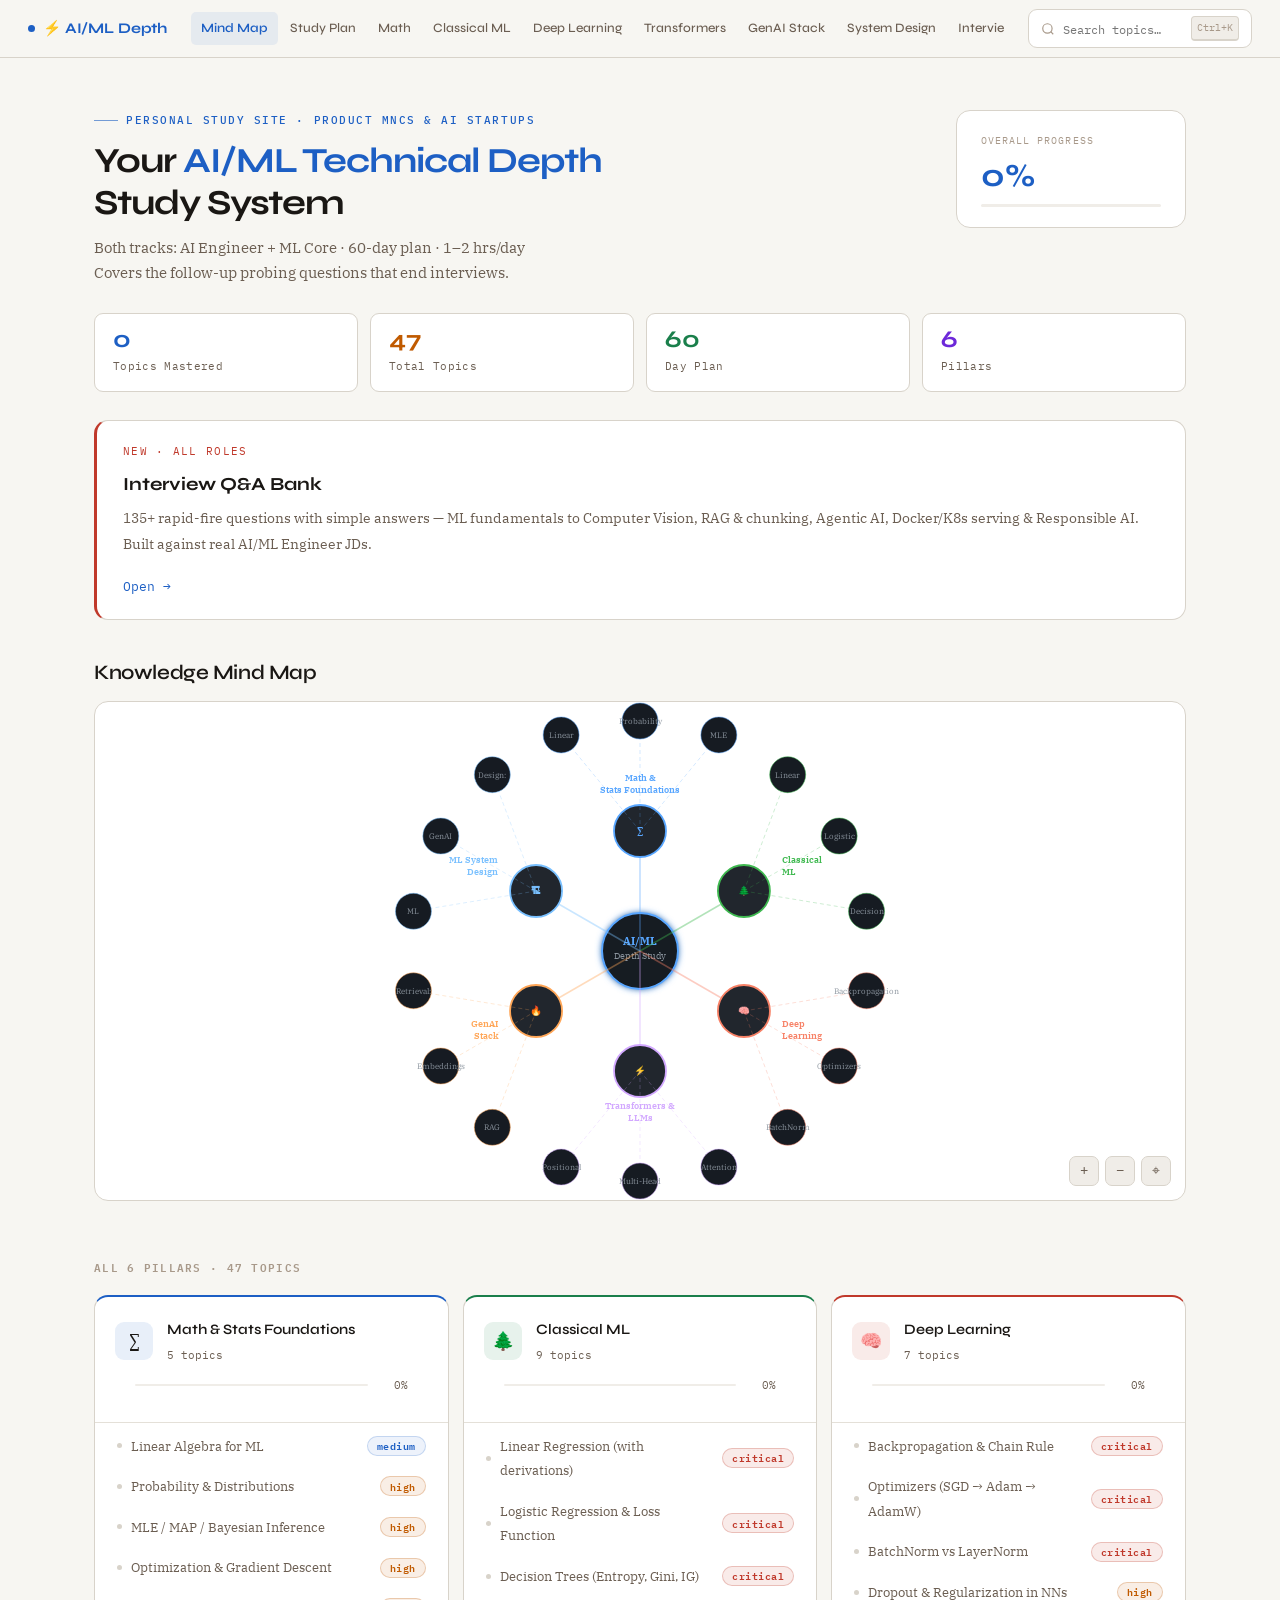
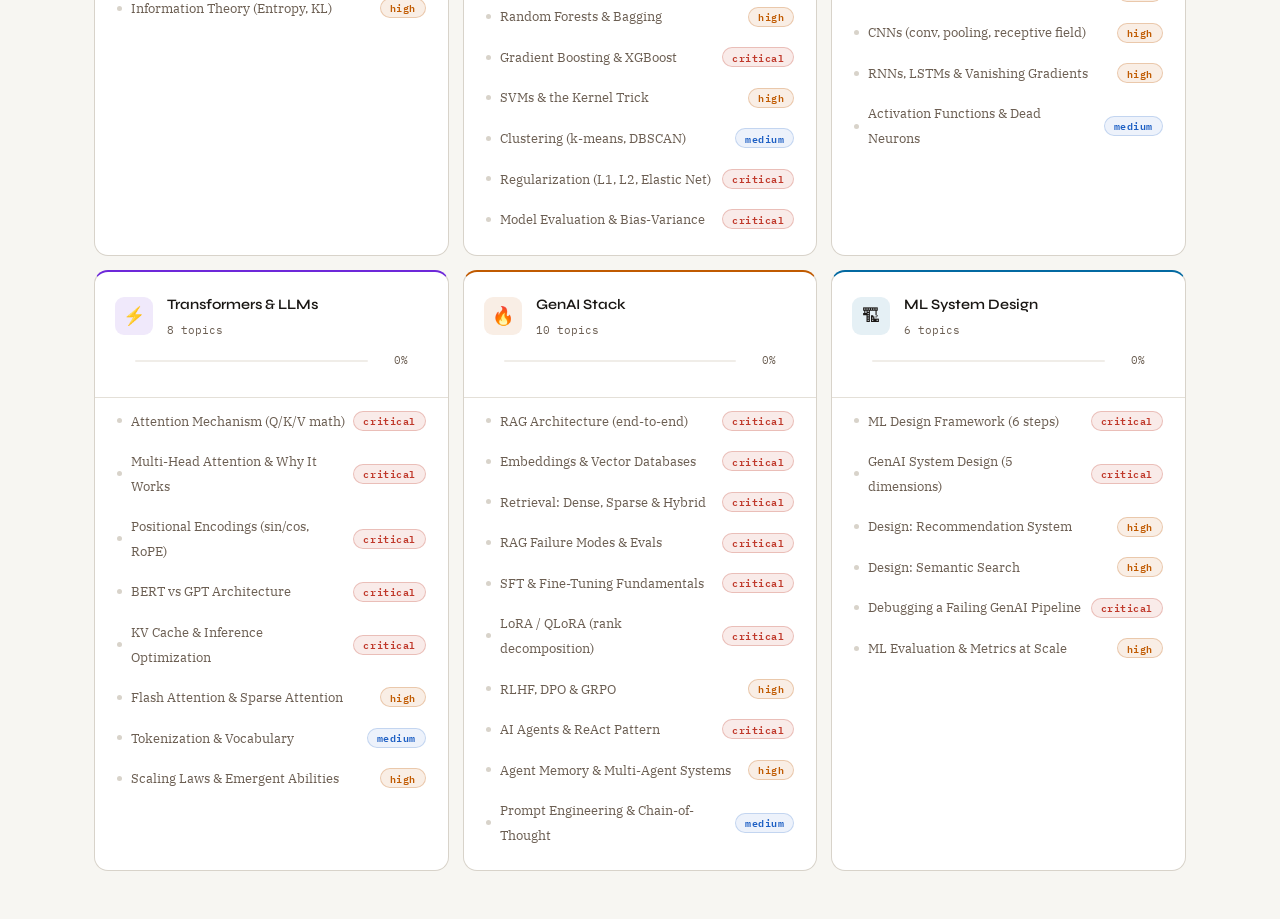
<file: index.html>
<!DOCTYPE html>
<html lang="en">
<head>
  <meta charset="UTF-8" />
  <meta name="viewport" content="width=device-width, initial-scale=1.0" />
  <title>AI/ML Depth Study</title>
  <link rel="preconnect" href="https://fonts.googleapis.com">
  <link rel="preconnect" href="https://fonts.gstatic.com" crossorigin>
  <link rel="stylesheet" href="css/style.css" />
  <style>
    /* ---- HOME SPECIFIC ---- */
    .home-hero {
      padding: 52px 44px 28px;
      max-width: 1180px;
      margin: 0 auto;
    }
    .hero-top {
      display: flex; align-items: flex-start; justify-content: space-between;
      gap: 28px; flex-wrap: wrap;
    }
    .hero-eyebrow {
      font-family: 'IBM Plex Mono', monospace;
      font-size: 0.68rem; font-weight: 500;
      letter-spacing: 0.14em; text-transform: uppercase;
      color: var(--accent);
      margin-bottom: 10px;
      display: flex; align-items: center; gap: 8px;
    }
    .hero-eyebrow::before {
      content: '';
      display: inline-block;
      width: 24px; height: 1px;
      background: var(--accent);
      opacity: 0.6;
    }
    .hero-title {
      font-family: 'Syne', sans-serif;
      font-size: 2.2rem; font-weight: 700;
      letter-spacing: -0.03em;
      line-height: 1.2;
      color: var(--text);
    }
    .hero-title em { color: var(--accent); font-style: normal; }
    .hero-sub {
      color: var(--text-muted);
      font-family: 'IBM Plex Serif', serif;
      font-size: 0.93rem;
      margin-top: 10px;
      line-height: 1.7;
    }

    .overall-progress {
      background: var(--surface);
      border: 1px solid var(--border);
      border-radius: var(--radius-lg);
      padding: 20px 24px;
      min-width: 230px;
    }
    .overall-progress .label {
      font-family: 'IBM Plex Mono', monospace;
      font-size: 0.65rem; color: var(--text-dim);
      text-transform: uppercase; letter-spacing: 0.1em;
      margin-bottom: 10px;
    }
    .overall-progress .pct {
      font-family: 'Syne', sans-serif;
      font-size: 2rem; font-weight: 700;
      color: var(--accent);
      line-height: 1;
    }
    .overall-progress .prog-bar {
      height: 3px; background: var(--surface2);
      border-radius: 99px; margin-top: 12px;
      overflow: hidden;
    }
    .overall-progress .prog-bar-fill {
      height: 100%; background: var(--accent);
      border-radius: 99px; transition: width 0.6s ease;
    }

    /* ---- STATS BAR ---- */
    .stats-bar {
      max-width: 1180px; margin: 0 auto;
      padding: 0 44px 28px;
      display: flex; gap: 12px; flex-wrap: wrap;
    }
    .stat-chip {
      background: var(--surface);
      border: 1px solid var(--border);
      border-radius: var(--radius);
      padding: 14px 18px;
      flex: 1; min-width: 130px;
    }
    .stat-chip .sc-val {
      font-family: 'Syne', sans-serif;
      font-size: 1.5rem; font-weight: 700;
      line-height: 1;
    }
    .stat-chip .sc-label {
      font-family: 'IBM Plex Mono', monospace;
      font-size: 0.67rem; color: var(--text-muted);
      margin-top: 5px; letter-spacing: 0.03em;
    }

    /* ---- PILLAR GRID ---- */
    .pillar-section {
      max-width: 1180px;
      margin: 0 auto;
      padding: 16px 44px 48px;
    }

    .pillar-grid {
      display: grid;
      grid-template-columns: repeat(auto-fill, minmax(350px, 1fr));
      gap: 14px;
    }

    .pillar-card {
      background: var(--surface);
      border: 1px solid var(--border);
      border-radius: var(--radius-lg);
      overflow: hidden;
      transition: border-color 0.2s, transform 0.15s, box-shadow 0.2s;
    }
    .pillar-card:hover {
      transform: translateY(-2px);
      box-shadow: 0 8px 28px rgba(0,0,0,0.1);
    }
    .pillar-card[data-color="1"] { border-top: 2px solid var(--c1); }
    .pillar-card[data-color="1"]:hover { border-color: var(--c1); border-top-color: var(--c1); }
    .pillar-card[data-color="2"] { border-top: 2px solid var(--c2); }
    .pillar-card[data-color="2"]:hover { border-color: var(--c2); border-top-color: var(--c2); }
    .pillar-card[data-color="3"] { border-top: 2px solid var(--c3); }
    .pillar-card[data-color="3"]:hover { border-color: var(--c3); border-top-color: var(--c3); }
    .pillar-card[data-color="4"] { border-top: 2px solid var(--c4); }
    .pillar-card[data-color="4"]:hover { border-color: var(--c4); border-top-color: var(--c4); }
    .pillar-card[data-color="5"] { border-top: 2px solid var(--c5); }
    .pillar-card[data-color="5"]:hover { border-color: var(--c5); border-top-color: var(--c5); }
    .pillar-card[data-color="6"] { border-top: 2px solid var(--c6); }
    .pillar-card[data-color="6"]:hover { border-color: var(--c6); border-top-color: var(--c6); }

    .pillar-header {
      padding: 20px 20px 10px;
      display: flex; align-items: center; gap: 14px;
    }
    .pillar-icon {
      width: 38px; height: 38px; border-radius: 9px;
      display: flex; align-items: center; justify-content: center;
      font-size: 18px; flex-shrink: 0;
    }
    .pi-1 { background: rgba(29,95,196,0.1); }
    .pi-2 { background: rgba(26,127,75,0.1); }
    .pi-3 { background: rgba(192,57,43,0.1); }
    .pi-4 { background: rgba(109,40,217,0.1); }
    .pi-5 { background: rgba(192,90,0,0.1); }
    .pi-6 { background: rgba(3,105,161,0.1); }

    .pillar-meta { flex: 1; }
    .pillar-name {
      font-family: 'Syne', sans-serif;
      font-size: 0.9rem; font-weight: 600;
    }
    .pillar-count {
      font-family: 'IBM Plex Mono', monospace;
      font-size: 0.68rem; color: var(--text-muted);
      margin-top: 2px;
    }

    .pillar-prog {
      display: flex; align-items: center; gap: 10px;
      padding: 0 20px 12px;
    }
    .pillar-prog-bar {
      flex: 1; height: 2px; background: var(--surface2);
      border-radius: 99px; overflow: hidden;
    }
    .pillar-prog-fill { height: 100%; border-radius: 99px; transition: width 0.5s; }
    .pf-1 { background: var(--c1); }
    .pf-2 { background: var(--c2); }
    .pf-3 { background: var(--c3); }
    .pf-4 { background: var(--c4); }
    .pf-5 { background: var(--c5); }
    .pf-6 { background: var(--c6); }
    .pillar-prog-pct {
      font-family: 'IBM Plex Mono', monospace;
      font-size: 0.68rem; color: var(--text-muted);
      width: 30px; text-align: right;
    }

    .pillar-topics {
      padding: 4px 12px 16px;
      display: flex; flex-direction: column; gap: 2px;
      border-top: 1px solid var(--border-soft);
      margin-top: 2px;
    }
    .topic-link {
      display: flex; align-items: center; justify-content: space-between;
      padding: 7px 10px;
      border-radius: 7px;
      text-decoration: none;
      color: var(--text-muted);
      font-family: 'IBM Plex Serif', serif;
      font-size: 0.83rem;
      transition: all 0.15s;
      gap: 8px;
    }
    .topic-link:hover { background: var(--surface2); color: var(--text); text-decoration: none; }
    .topic-link .tl-left { display: flex; align-items: center; gap: 9px; }
    .topic-link .tl-dot {
      width: 5px; height: 5px; border-radius: 50%;
      background: var(--border); flex-shrink: 0;
      transition: background 0.2s;
    }
    .topic-link[data-status="mastered"] .tl-dot { background: var(--accent2); }
    .topic-link[data-status="reviewing"] .tl-dot { background: var(--accent5); }
    .topic-link .tl-right { display: flex; align-items: center; }

    /* ---- MIND MAP SECTION ---- */
    .mindmap-section {
      max-width: 1180px; margin: 0 auto;
      padding: 0 44px 40px;
    }
    .mindmap-section h2 { margin-bottom: 16px; }
    #mindmap-container {
      background: var(--surface);
      border: 1px solid var(--border);
      border-radius: var(--radius-lg);
      overflow: hidden;
      height: 500px;
      position: relative;
    }
    #mindmap-svg { width: 100%; height: 100%; }
    .mm-controls {
      position: absolute; bottom: 14px; right: 14px;
      display: flex; gap: 6px;
    }
    .mm-btn {
      width: 30px; height: 30px;
      background: var(--surface2); border: 1px solid var(--border);
      border-radius: 7px; color: var(--text-muted);
      display: flex; align-items: center; justify-content: center;
      cursor: pointer;
      font-family: 'IBM Plex Mono', monospace;
      font-size: 14px; transition: all 0.15s;
    }
    .mm-btn:hover { color: var(--text); border-color: var(--accent); }

    @media (max-width: 768px) {
      .home-hero, .pillar-section, .mindmap-section, .stats-bar { padding-left: 20px; padding-right: 20px; }
      .pillar-grid { grid-template-columns: 1fr; }
      #mindmap-container { height: 340px; }
      .hero-title { font-size: 1.7rem; }
    }
  </style>
</head>
<body>
  <!-- NAV -->
  <nav>
    <a href="index.html" class="nav-brand">⚡ AI/ML Depth</a>
    <div class="nav-links">
      <a href="index.html" class="active">Mind Map</a>
      <a href="pages/study-plan.html">Study Plan</a>
      <a href="pages/p1-math.html">Math</a>
      <a href="pages/p2-classical-ml.html">Classical ML</a>
      <a href="pages/p3-deep-learning.html">Deep Learning</a>
      <a href="pages/p4-transformers.html">Transformers</a>
      <a href="pages/p5-genai.html">GenAI Stack</a>
      <a href="pages/p6-system-design.html">System Design</a>
      <a href="pages/interview-qa.html">Interview Q&amp;A</a>
    </div>
    <div class="nav-search" onclick="openSearch()">
      <svg width="14" height="14" viewBox="0 0 24 24" fill="none" stroke="currentColor" stroke-width="2"><circle cx="11" cy="11" r="8"/><path d="m21 21-4.35-4.35"/></svg>
      <input type="text" placeholder="Search topics…" readonly />
      <kbd>Ctrl+K</kbd>
    </div>
  </nav>

  <!-- SEARCH OVERLAY -->
  <div id="search-overlay">
    <div id="search-box">
      <input id="search-input-big" type="text" placeholder="Search any topic, algorithm, concept…" />
      <div id="search-results"></div>
    </div>
  </div>

  <div class="page">
    <!-- HERO -->
    <div class="home-hero">
      <div class="hero-top">
        <div>
          <div class="hero-eyebrow">Personal Study Site · Product MNCs &amp; AI Startups</div>
          <div class="hero-title">Your <em>AI/ML Technical Depth</em><br>Study System</div>
          <div class="hero-sub">Both tracks: AI Engineer + ML Core · 60-day plan · 1–2 hrs/day<br>Covers the follow-up probing questions that end interviews.</div>
        </div>
        <div class="overall-progress">
          <div class="label">Overall Progress</div>
          <div class="pct" id="overall-pct">0%</div>
          <div class="prog-bar"><div class="prog-bar-fill" id="overall-bar" style="width:0%"></div></div>
        </div>
      </div>
    </div>

    <!-- STATS -->
    <div class="stats-bar">
      <div class="stat-chip">
        <div class="sc-val" style="color:var(--accent)" id="stat-mastered">0</div>
        <div class="sc-label">Topics Mastered</div>
      </div>
      <div class="stat-chip">
        <div class="sc-val" style="color:var(--accent5)" id="stat-total">47</div>
        <div class="sc-label">Total Topics</div>
      </div>
      <div class="stat-chip">
        <div class="sc-val" style="color:var(--accent2)" id="stat-days">60</div>
        <div class="sc-label">Day Plan</div>
      </div>
      <div class="stat-chip">
        <div class="sc-val" style="color:var(--accent4)">6</div>
        <div class="sc-label">Pillars</div>
      </div>
    </div>

    <!-- INTERVIEW Q&A BANNER -->
    <div class="mindmap-section" style="padding-top:0;">
      <a href="pages/interview-qa.html" style="text-decoration:none;display:block;">
        <div style="background:var(--surface);border:1px solid var(--border);border-left:3px solid var(--accent3);border-radius:var(--radius-lg);padding:20px 26px;display:flex;align-items:center;justify-content:space-between;gap:18px;flex-wrap:wrap;transition:box-shadow 0.2s;" onmouseover="this.style.boxShadow='0 8px 28px rgba(0,0,0,0.1)'" onmouseout="this.style.boxShadow='none'">
          <div>
            <div style="font-family:'IBM Plex Mono',monospace;font-size:0.68rem;letter-spacing:0.12em;text-transform:uppercase;color:var(--accent3);margin-bottom:6px;">New · All Roles</div>
            <div style="font-family:'Syne',sans-serif;font-weight:700;font-size:1.15rem;color:var(--text);">Interview Q&amp;A Bank</div>
            <div style="font-family:'IBM Plex Serif',serif;font-size:0.88rem;color:var(--text-muted);margin-top:4px;">135+ rapid-fire questions with simple answers — ML fundamentals to Computer Vision, RAG &amp; chunking, Agentic AI, Docker/K8s serving &amp; Responsible AI. Built against real AI/ML Engineer JDs.</div>
          </div>
          <div style="font-family:'IBM Plex Mono',monospace;font-size:0.8rem;color:var(--accent);white-space:nowrap;">Open →</div>
        </div>
      </a>
    </div>

    <!-- MIND MAP -->
    <div class="mindmap-section">
      <h2>Knowledge Mind Map</h2>
      <div id="mindmap-container">
        <svg id="mindmap-svg"></svg>
        <div class="mm-controls">
          <div class="mm-btn" onclick="mmZoomIn()" title="Zoom in">+</div>
          <div class="mm-btn" onclick="mmZoomOut()" title="Zoom out">−</div>
          <div class="mm-btn" onclick="mmReset()" title="Reset">⌖</div>
        </div>
      </div>
    </div>

    <!-- PILLAR CARDS -->
    <div class="pillar-section">
      <p class="section-label">All 6 Pillars · 47 Topics</p>
      <div class="pillar-grid" id="pillar-grid">
        <!-- injected by JS -->
      </div>
    </div>
  </div>

  <script src="js/app.js"></script>
  <script>
    // ============================================================
    // SITE DATA — single source of truth
    // ============================================================
    const PILLARS = [
      {
        id: 'p1', color: 1, icon: '∑', iconClass: 'pi-1', name: 'Math & Stats Foundations',
        weight: 'medium', url: 'pages/p1-math.html',
        topics: [
          { id: 'p1-linalg',   title: 'Linear Algebra for ML',         badge: 'medium', url: 'pages/p1-math.html#linalg' },
          { id: 'p1-prob',     title: 'Probability & Distributions',    badge: 'high',   url: 'pages/p1-math.html#prob' },
          { id: 'p1-mle',      title: 'MLE / MAP / Bayesian Inference', badge: 'high',   url: 'pages/p1-math.html#mle' },
          { id: 'p1-opt',      title: 'Optimization & Gradient Descent',badge: 'high',   url: 'pages/p1-math.html#opt' },
          { id: 'p1-info',     title: 'Information Theory (Entropy, KL)',badge: 'high',   url: 'pages/p1-math.html#info' },
        ]
      },
      {
        id: 'p2', color: 2, icon: '🌲', iconClass: 'pi-2', name: 'Classical ML',
        weight: 'critical', url: 'pages/p2-classical-ml.html',
        topics: [
          { id: 'p2-linreg',  title: 'Linear Regression (with derivations)',  badge: 'critical', url: 'pages/p2-classical-ml.html#linreg' },
          { id: 'p2-logreg',  title: 'Logistic Regression & Loss Function',   badge: 'critical', url: 'pages/p2-classical-ml.html#logreg' },
          { id: 'p2-trees',   title: 'Decision Trees (Entropy, Gini, IG)',    badge: 'critical', url: 'pages/p2-classical-ml.html#trees' },
          { id: 'p2-rf',      title: 'Random Forests & Bagging',              badge: 'high',     url: 'pages/p2-classical-ml.html#rf' },
          { id: 'p2-boost',   title: 'Gradient Boosting & XGBoost',           badge: 'critical', url: 'pages/p2-classical-ml.html#boost' },
          { id: 'p2-svm',     title: 'SVMs & the Kernel Trick',               badge: 'high',     url: 'pages/p2-classical-ml.html#svm' },
          { id: 'p2-cluster', title: 'Clustering (k-means, DBSCAN)',          badge: 'medium',   url: 'pages/p2-classical-ml.html#cluster' },
          { id: 'p2-reg',     title: 'Regularization (L1, L2, Elastic Net)',  badge: 'critical', url: 'pages/p2-classical-ml.html#reg' },
          { id: 'p2-eval',    title: 'Model Evaluation & Bias-Variance',      badge: 'critical', url: 'pages/p2-classical-ml.html#eval' },
        ]
      },
      {
        id: 'p3', color: 3, icon: '🧠', iconClass: 'pi-3', name: 'Deep Learning',
        weight: 'critical', url: 'pages/p3-deep-learning.html',
        topics: [
          { id: 'p3-backprop', title: 'Backpropagation & Chain Rule',          badge: 'critical', url: 'pages/p3-deep-learning.html#backprop' },
          { id: 'p3-opt',      title: 'Optimizers (SGD → Adam → AdamW)',       badge: 'critical', url: 'pages/p3-deep-learning.html#opt' },
          { id: 'p3-norm',     title: 'BatchNorm vs LayerNorm',                badge: 'critical', url: 'pages/p3-deep-learning.html#norm' },
          { id: 'p3-reg',      title: 'Dropout & Regularization in NNs',       badge: 'high',     url: 'pages/p3-deep-learning.html#reg' },
          { id: 'p3-cnn',      title: 'CNNs (conv, pooling, receptive field)', badge: 'high',     url: 'pages/p3-deep-learning.html#cnn' },
          { id: 'p3-rnn',      title: 'RNNs, LSTMs & Vanishing Gradients',     badge: 'high',     url: 'pages/p3-deep-learning.html#rnn' },
          { id: 'p3-activ',    title: 'Activation Functions & Dead Neurons',   badge: 'medium',   url: 'pages/p3-deep-learning.html#activ' },
        ]
      },
      {
        id: 'p4', color: 4, icon: '⚡', iconClass: 'pi-4', name: 'Transformers & LLMs',
        weight: 'critical', url: 'pages/p4-transformers.html',
        topics: [
          { id: 'p4-attn',    title: 'Attention Mechanism (Q/K/V math)',      badge: 'critical', url: 'pages/p4-transformers.html#attn' },
          { id: 'p4-mha',     title: 'Multi-Head Attention & Why It Works',   badge: 'critical', url: 'pages/p4-transformers.html#mha' },
          { id: 'p4-pos',     title: 'Positional Encodings (sin/cos, RoPE)',  badge: 'critical', url: 'pages/p4-transformers.html#pos' },
          { id: 'p4-arch',    title: 'BERT vs GPT Architecture',              badge: 'critical', url: 'pages/p4-transformers.html#arch' },
          { id: 'p4-kvcache', title: 'KV Cache & Inference Optimization',    badge: 'critical', url: 'pages/p4-transformers.html#kvcache' },
          { id: 'p4-flash',   title: 'Flash Attention & Sparse Attention',    badge: 'high',     url: 'pages/p4-transformers.html#flash' },
          { id: 'p4-token',   title: 'Tokenization & Vocabulary',             badge: 'medium',   url: 'pages/p4-transformers.html#token' },
          { id: 'p4-scale',   title: 'Scaling Laws & Emergent Abilities',     badge: 'high',     url: 'pages/p4-transformers.html#scale' },
        ]
      },
      {
        id: 'p5', color: 5, icon: '🔥', iconClass: 'pi-5', name: 'GenAI Stack',
        weight: 'critical', url: 'pages/p5-genai.html',
        topics: [
          { id: 'p5-rag',    title: 'RAG Architecture (end-to-end)',          badge: 'critical', url: 'pages/p5-genai.html#rag' },
          { id: 'p5-embed',  title: 'Embeddings & Vector Databases',          badge: 'critical', url: 'pages/p5-genai.html#embed' },
          { id: 'p5-ret',    title: 'Retrieval: Dense, Sparse & Hybrid',      badge: 'critical', url: 'pages/p5-genai.html#ret' },
          { id: 'p5-ragfail','title': 'RAG Failure Modes & Evals',            badge: 'critical', url: 'pages/p5-genai.html#ragfail' },
          { id: 'p5-sft',    title: 'SFT & Fine-Tuning Fundamentals',         badge: 'critical', url: 'pages/p5-genai.html#sft' },
          { id: 'p5-lora',   title: 'LoRA / QLoRA (rank decomposition)',      badge: 'critical', url: 'pages/p5-genai.html#lora' },
          { id: 'p5-rlhf',   title: 'RLHF, DPO & GRPO',                      badge: 'high',     url: 'pages/p5-genai.html#rlhf' },
          { id: 'p5-agents', title: 'AI Agents & ReAct Pattern',              badge: 'critical', url: 'pages/p5-genai.html#agents' },
          { id: 'p5-mem',    title: 'Agent Memory & Multi-Agent Systems',     badge: 'high',     url: 'pages/p5-genai.html#mem' },
          { id: 'p5-prompt', title: 'Prompt Engineering & Chain-of-Thought',  badge: 'medium',   url: 'pages/p5-genai.html#prompt' },
        ]
      },
      {
        id: 'p6', color: 6, icon: '🏗', iconClass: 'pi-6', name: 'ML System Design',
        weight: 'high', url: 'pages/p6-system-design.html',
        topics: [
          { id: 'p6-frame',  title: 'ML Design Framework (6 steps)',           badge: 'critical', url: 'pages/p6-system-design.html#frame' },
          { id: 'p6-genai',  title: 'GenAI System Design (5 dimensions)',      badge: 'critical', url: 'pages/p6-system-design.html#genai' },
          { id: 'p6-rec',    title: 'Design: Recommendation System',           badge: 'high',     url: 'pages/p6-system-design.html#rec' },
          { id: 'p6-search', title: 'Design: Semantic Search',                 badge: 'high',     url: 'pages/p6-system-design.html#search' },
          { id: 'p6-debug',  title: 'Debugging a Failing GenAI Pipeline',      badge: 'critical', url: 'pages/p6-system-design.html#debug' },
          { id: 'p6-eval',   title: 'ML Evaluation & Metrics at Scale',        badge: 'high',     url: 'pages/p6-system-design.html#eval' },
        ]
      }
    ];

    // Build global TOPICS for search
    window.TOPICS = PILLARS.flatMap(p =>
      p.topics.map(t => ({
        id: t.id, title: t.title, pillar: p.name,
        url: t.url, tags: [p.name, t.badge]
      }))
    );

    // Interview Q&A Bank sections (search only — not part of pillar progress)
    const QA_SECTIONS = [
      { id: 'qa-roles',    title: 'Roles & What Each Interview Tests',      hash: '#roles' },
      { id: 'qa-mlbasics', title: 'ML Fundamentals Q&A',                    hash: '#mlbasics' },
      { id: 'qa-classical',title: 'Classical ML Q&A (KNN, K-means, trees)', hash: '#classical' },
      { id: 'qa-metrics',  title: 'Metrics & Evaluation Q&A',               hash: '#metrics' },
      { id: 'qa-features', title: 'Features & Data Prep Q&A',               hash: '#features' },
      { id: 'qa-stats',    title: 'Statistics for Data Science Q&A',        hash: '#stats' },
      { id: 'qa-dl',       title: 'Deep Learning Q&A',                      hash: '#dl' },
      { id: 'qa-cv',       title: 'Computer Vision Q&A (YOLO, OCR, mAP)',   hash: '#cv' },
      { id: 'qa-nlp',      title: 'NLP & Transformers Q&A',                 hash: '#nlp' },
      { id: 'qa-llm',      title: 'GenAI & LLMs Q&A',                       hash: '#llm' },
      { id: 'qa-genmodels',title: 'GANs, VAEs & Diffusion Q&A',             hash: '#genmodels' },
      { id: 'qa-rag',      title: 'RAG & Chunking Q&A (top-K, chunk types)',hash: '#rag' },
      { id: 'qa-agentic',  title: 'Agentic AI Q&A (ReAct, MCP, tools)',     hash: '#agentic' },
      { id: 'qa-frameworks',title: 'LangChain, LangGraph & Frameworks Q&A', hash: '#frameworks' },
      { id: 'qa-mlops',    title: 'MLOps & Deployment Q&A',                 hash: '#mlops' },
      { id: 'qa-deploy',   title: 'Serving, Docker, K8s & Cloud Q&A (vLLM)',hash: '#deploy' },
      { id: 'qa-responsible',title: 'Responsible AI & Governance Q&A',      hash: '#responsible' },
    ];
    QA_SECTIONS.forEach(s => window.TOPICS.push({
      id: s.id, title: s.title, pillar: 'Interview Q&A',
      url: 'pages/interview-qa.html' + s.hash,
      tags: ['interview', 'questions', 'q&a']
    }));

    // Build PILLAR_TOPICS map for progress bars
    window.PILLAR_TOPICS = {};
    PILLARS.forEach(p => { PILLAR_TOPICS[p.id] = p.topics.map(t => t.id); });

    // ============================================================
    // RENDER PILLAR CARDS
    // ============================================================
    function renderPillars() {
      const grid = document.getElementById('pillar-grid');
      grid.innerHTML = PILLARS.map(p => `
        <div class="pillar-card" data-color="${p.color}">
          <div class="pillar-header">
            <div class="pillar-icon ${p.iconClass}">${p.icon}</div>
            <div class="pillar-meta">
              <div class="pillar-name">${p.name}</div>
              <div class="pillar-count">${p.topics.length} topics</div>
            </div>
          </div>
          <div style="padding: 0 20px 12px;">
            <div class="pillar-prog">
              <div class="pillar-prog-bar">
                <div class="pillar-prog-fill pf-${p.color}" id="bar-${p.id}" style="width:0%"></div>
              </div>
              <span class="pillar-prog-pct" id="pct-${p.id}">0%</span>
            </div>
          </div>
          <div class="pillar-topics">
            ${p.topics.map(t => `
              <a href="${t.url}" class="topic-link" data-topic-id="${t.id}" data-status="${getTopicStatus(t.id)}">
                <span class="tl-left">
                  <span class="tl-dot"></span>
                  ${t.title}
                </span>
                <span class="badge badge-${t.badge === 'critical' ? 'critical' : t.badge === 'high' ? 'high' : 'medium'}" style="font-size:0.65rem;height:20px;">${t.badge}</span>
              </a>
            `).join('')}
          </div>
        </div>
      `).join('');
    }

    // ============================================================
    // PROGRESS UPDATE
    // ============================================================
    function updateHomeProgress() {
      const p = getProgress();
      const allTopics = PILLARS.flatMap(pl => pl.topics.map(t => t.id));
      const mastered = allTopics.filter(id => p[id] === 'mastered').length;
      const total = allTopics.length;
      const pct = total ? Math.round(mastered / total * 100) : 0;

      document.getElementById('overall-pct').textContent = pct + '%';
      document.getElementById('overall-bar').style.width = pct + '%';
      document.getElementById('stat-mastered').textContent = mastered;

      // per-pillar
      PILLARS.forEach(pl => {
        const done = pl.topics.filter(t => p[t.id] === 'mastered').length;
        const pp = Math.round(done / pl.topics.length * 100);
        const bar = document.getElementById('bar-' + pl.id);
        const pctEl = document.getElementById('pct-' + pl.id);
        if (bar) bar.style.width = pp + '%';
        if (pctEl) pctEl.textContent = pp + '%';
      });

      // update topic dot statuses
      document.querySelectorAll('.topic-link[data-topic-id]').forEach(el => {
        el.dataset.status = p[el.dataset.topicId] || 'not_started';
      });
    }

    // ============================================================
    // MIND MAP (SVG — no D3 dependency)
    // ============================================================
    function renderMindMap() {
      const svg = document.getElementById('mindmap-svg');
      const W = svg.clientWidth || 900;
      const H = svg.clientHeight || 520;
      const cx = W / 2, cy = H / 2;
      const R1 = 120, R2 = 230;

      const pillarAngles = PILLARS.map((_, i) => (i / PILLARS.length) * 2 * Math.PI - Math.PI / 2);
      const colors = ['#58a6ff','#3fb950','#f78166','#d2a8ff','#ffa657','#79c0ff'];

      let html = `
        <defs>
          <filter id="glow"><feGaussianBlur stdDeviation="3" result="blur"/>
            <feMerge><feMergeNode in="blur"/><feMergeNode in="SourceGraphic"/></feMerge></filter>
        </defs>
        <g id="mm-root" transform="translate(0,0) scale(1)">
      `;

      // Center node
      html += `
        <circle cx="${cx}" cy="${cy}" r="38" fill="#161b22" stroke="#58a6ff" stroke-width="2" filter="url(#glow)"/>
        <text x="${cx}" y="${cy-6}" text-anchor="middle" fill="#58a6ff" font-size="11" font-weight="700">AI/ML</text>
        <text x="${cx}" y="${cy+8}" text-anchor="middle" fill="#8b949e" font-size="9">Depth Study</text>
      `;

      PILLARS.forEach((p, i) => {
        const angle = pillarAngles[i];
        const px = cx + R1 * Math.cos(angle);
        const py = cy + R1 * Math.sin(angle);
        const color = colors[i];

        // line center → pillar
        html += `<line x1="${cx}" y1="${cy}" x2="${px}" y2="${py}" stroke="${color}" stroke-width="1.5" stroke-opacity="0.4"/>`;

        // pillar node (clickable)
        const shortName = p.name.split(' ').slice(0,2).join('\n');
        html += `
          <a href="${p.url}">
            <circle cx="${px}" cy="${py}" r="26" fill="#21262d" stroke="${color}" stroke-width="1.8" class="mm-node"/>
            <text x="${px}" y="${py+3}" text-anchor="middle" fill="${color}" font-size="9.5" font-weight="600">${p.icon}</text>
          </a>
        `;

        // label outside the node
        const labelX = cx + (R1 + 44) * Math.cos(angle);
        const labelY = cy + (R1 + 44) * Math.sin(angle);
        const anchor = labelX < cx - 10 ? 'end' : labelX > cx + 10 ? 'start' : 'middle';
        const words = p.name.split(' ');
        const line1 = words.slice(0, Math.ceil(words.length/2)).join(' ');
        const line2 = words.slice(Math.ceil(words.length/2)).join(' ');
        html += `
          <text x="${labelX}" y="${labelY - 6}" text-anchor="${anchor}" fill="${color}" font-size="9" font-weight="600">${line1}</text>
          <text x="${labelX}" y="${labelY + 6}" text-anchor="${anchor}" fill="${color}" font-size="9" font-weight="600">${line2}</text>
        `;

        // 2-3 sub-topic nodes
        const subTopics = p.topics.slice(0, 3);
        subTopics.forEach((t, j) => {
          const spread = 0.35;
          const subAngle = angle + (j - (subTopics.length - 1) / 2) * spread;
          const sx = cx + R2 * Math.cos(subAngle);
          const sy = cy + R2 * Math.sin(subAngle);
          html += `<line x1="${px}" y1="${py}" x2="${sx}" y2="${sy}" stroke="${color}" stroke-width="1" stroke-opacity="0.25" stroke-dasharray="4,3"/>`;
          const title = t.title.length > 20 ? t.title.slice(0,18) + '…' : t.title;
          html += `
            <a href="${t.url}">
              <circle cx="${sx}" cy="${sy}" r="18" fill="#161b22" stroke="${color}" stroke-width="1" stroke-opacity="0.5" class="mm-sub"/>
              <text x="${sx}" y="${sy+3}" text-anchor="middle" fill="#8b949e" font-size="7.5">${title.split(' ')[0]}</text>
            </a>
          `;
        });
      });

      html += '</g>';
      svg.innerHTML = html;

      // simple pan/zoom state
      let scale = 1, tx = 0, ty = 0;
      let dragging = false, lastX = 0, lastY = 0;

      const root = document.getElementById('mm-root');

      svg.addEventListener('mousedown', e => {
        dragging = true; lastX = e.clientX; lastY = e.clientY;
      });
      window.addEventListener('mousemove', e => {
        if (!dragging) return;
        tx += e.clientX - lastX; ty += e.clientY - lastY;
        lastX = e.clientX; lastY = e.clientY;
        root.setAttribute('transform', `translate(${tx},${ty}) scale(${scale})`);
      });
      window.addEventListener('mouseup', () => { dragging = false; });

      window.mmZoomIn  = () => { scale = Math.min(2, scale * 1.2); root.setAttribute('transform', `translate(${tx},${ty}) scale(${scale})`); };
      window.mmZoomOut = () => { scale = Math.max(0.4, scale / 1.2); root.setAttribute('transform', `translate(${tx},${ty}) scale(${scale})`); };
      window.mmReset   = () => { scale = 1; tx = 0; ty = 0; root.setAttribute('transform', `translate(0,0) scale(1)`); };
    }

    // ============================================================
    // BOOT
    // ============================================================
    document.addEventListener('DOMContentLoaded', () => {
      renderPillars();
      renderMindMap();
      updateHomeProgress();
      if (window.TOPICS) buildSearchIndex(window.TOPICS);
    });

    // override updateAllProgressUI to also refresh home
    const _orig = window.updateAllProgressUI || (() => {});
    window.updateAllProgressUI = () => { _orig(); updateHomeProgress(); };
  </script>
</body>
</html>
</file>
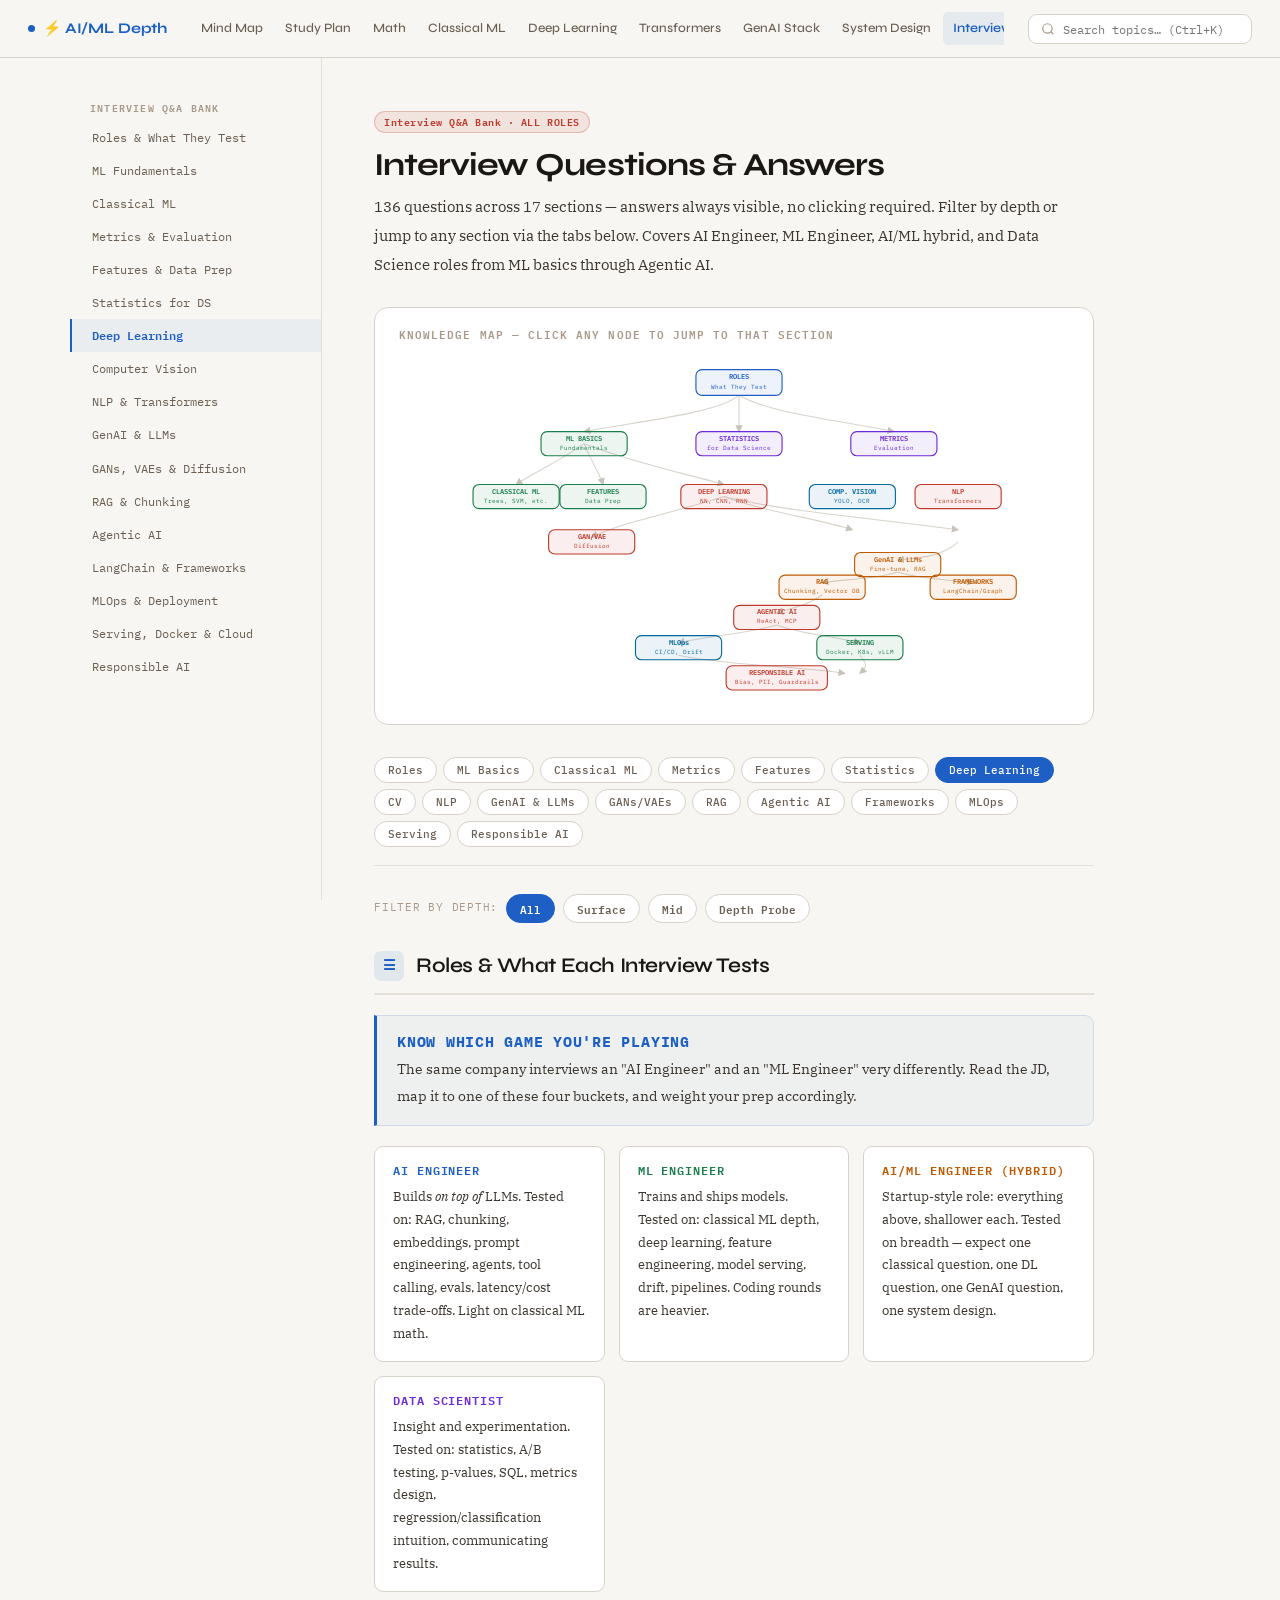
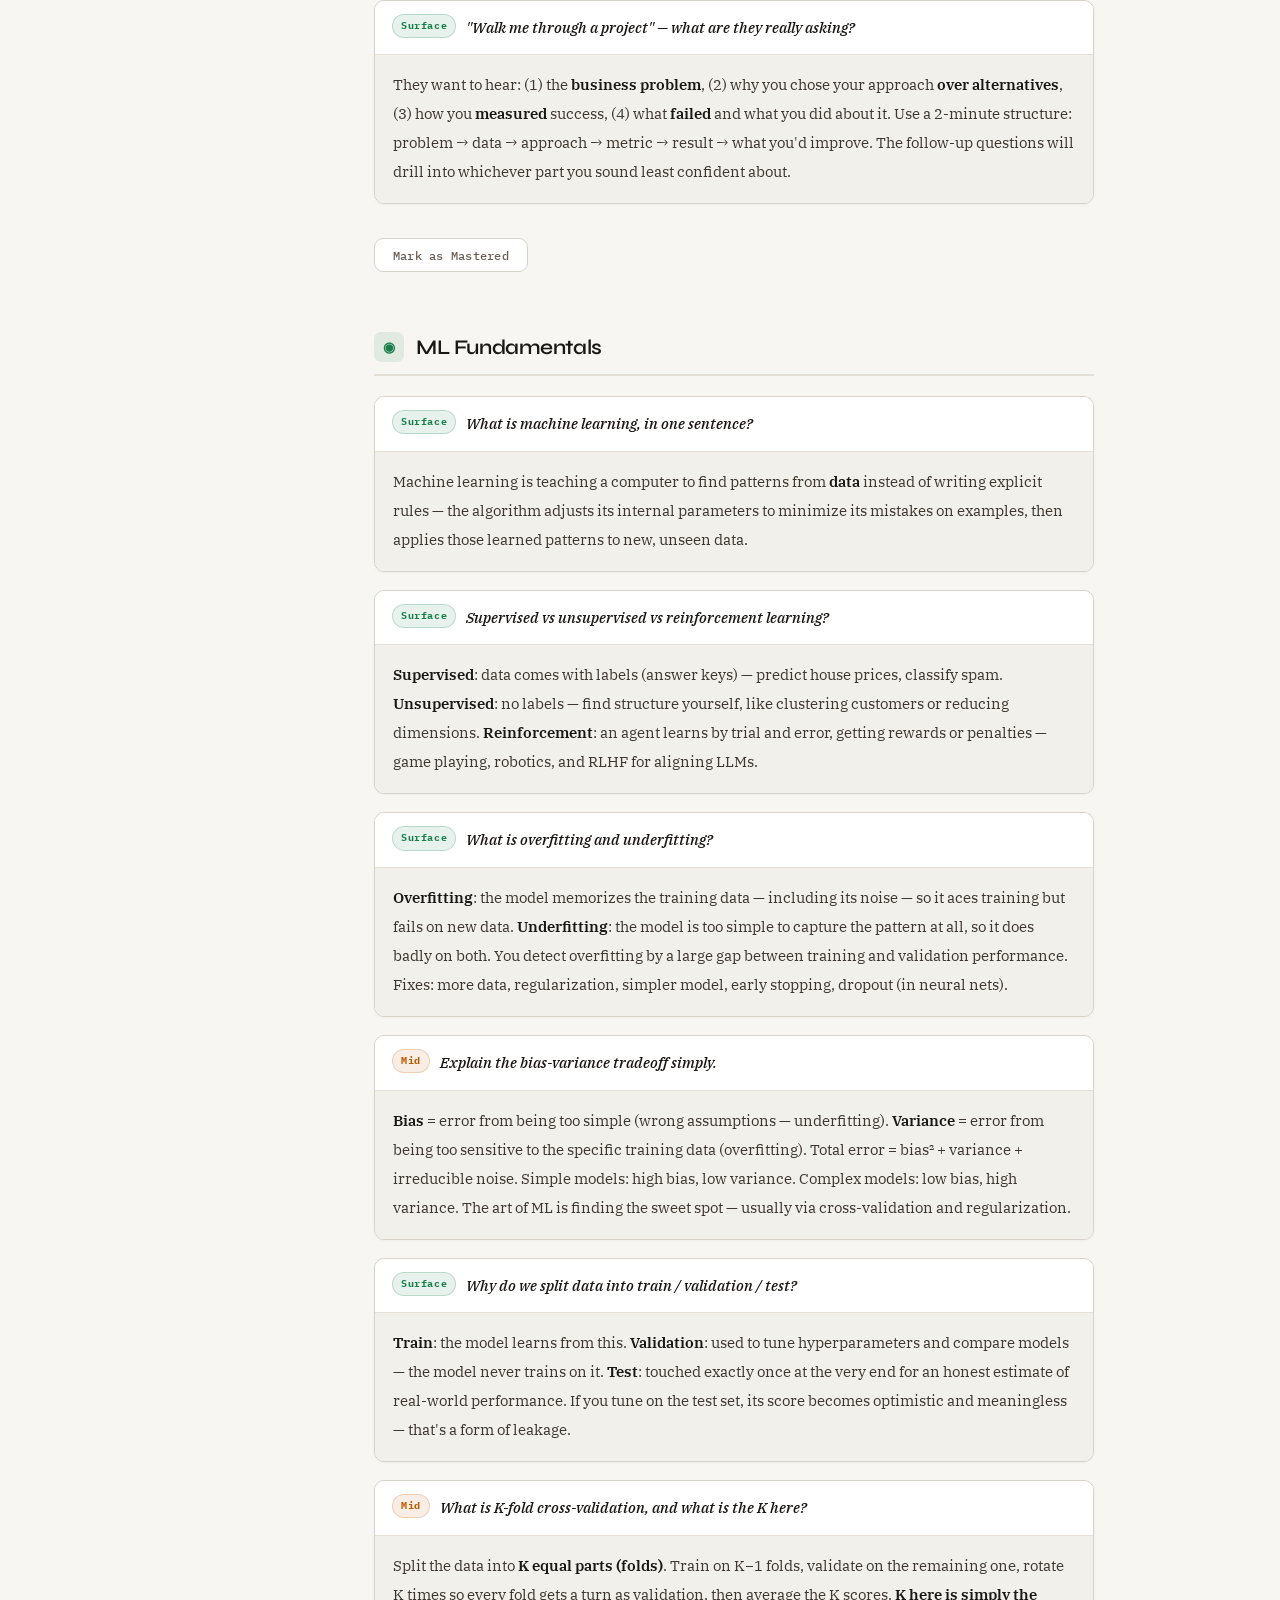
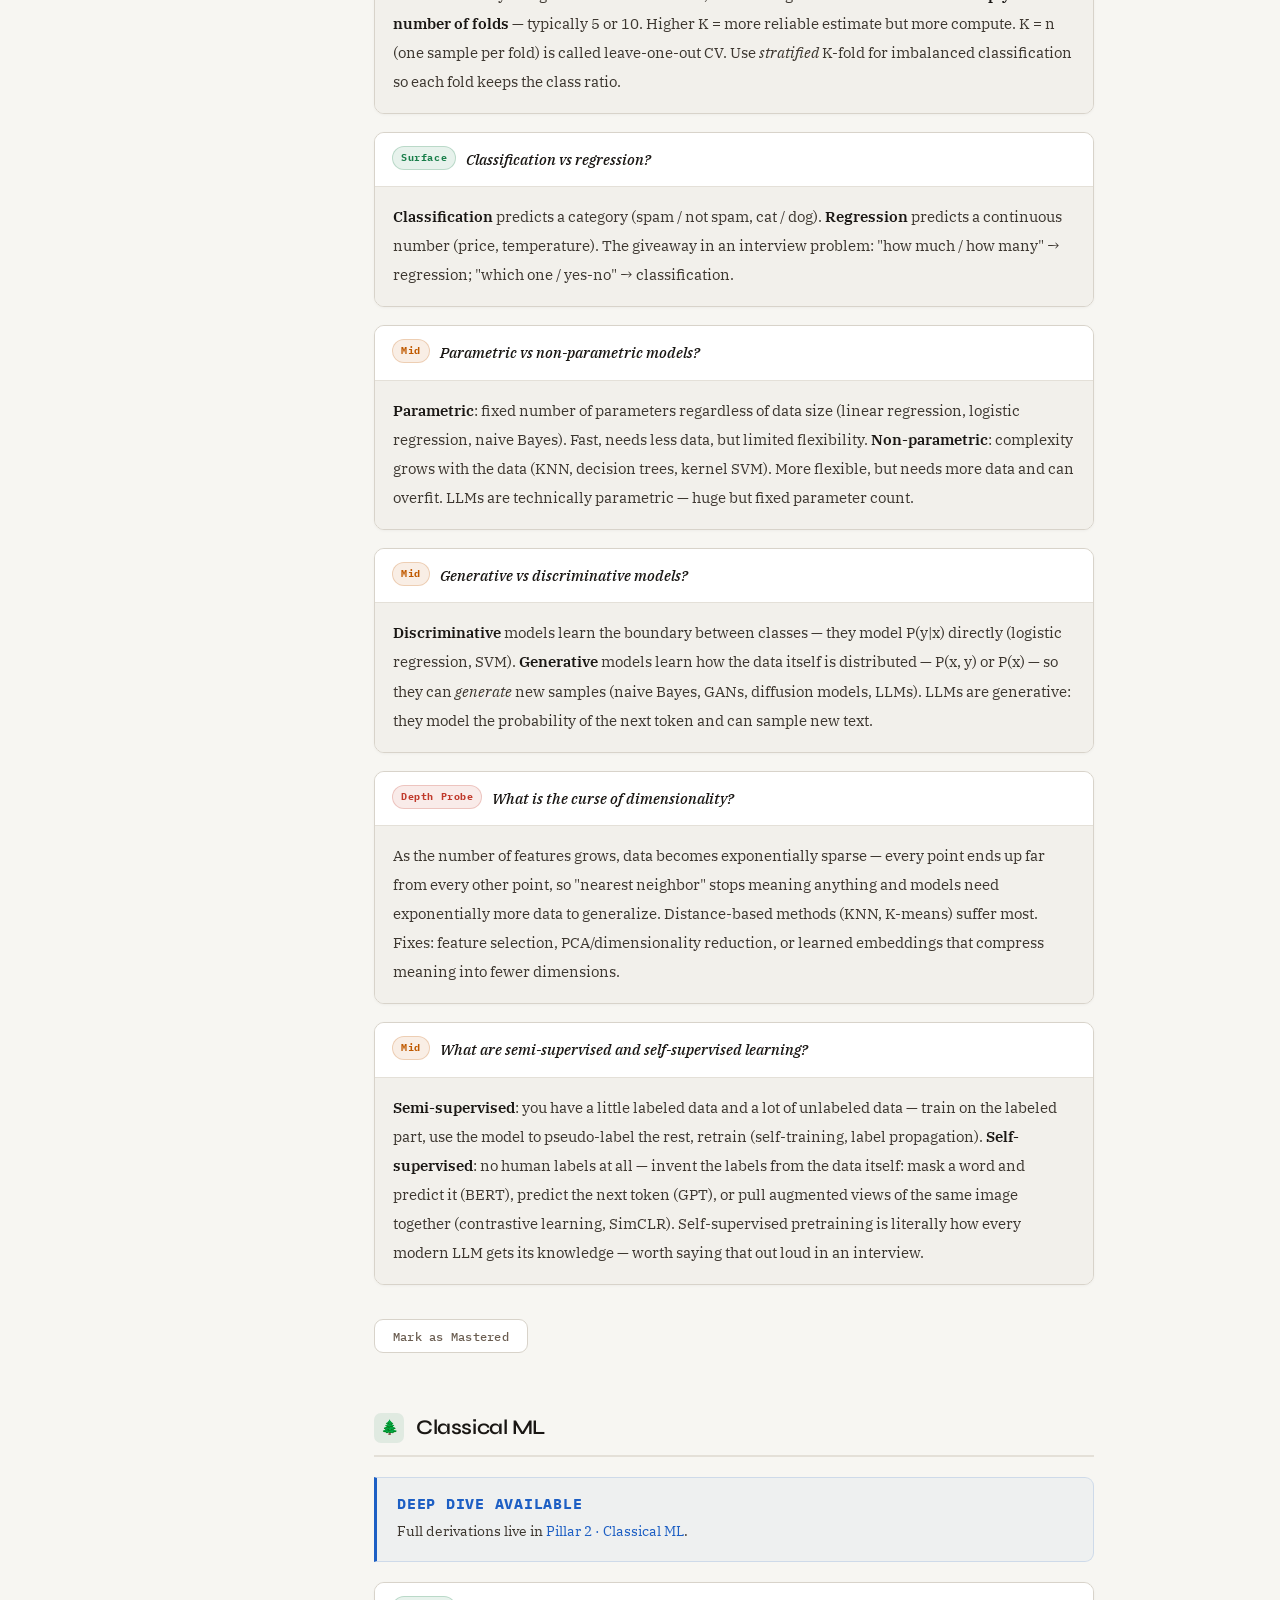
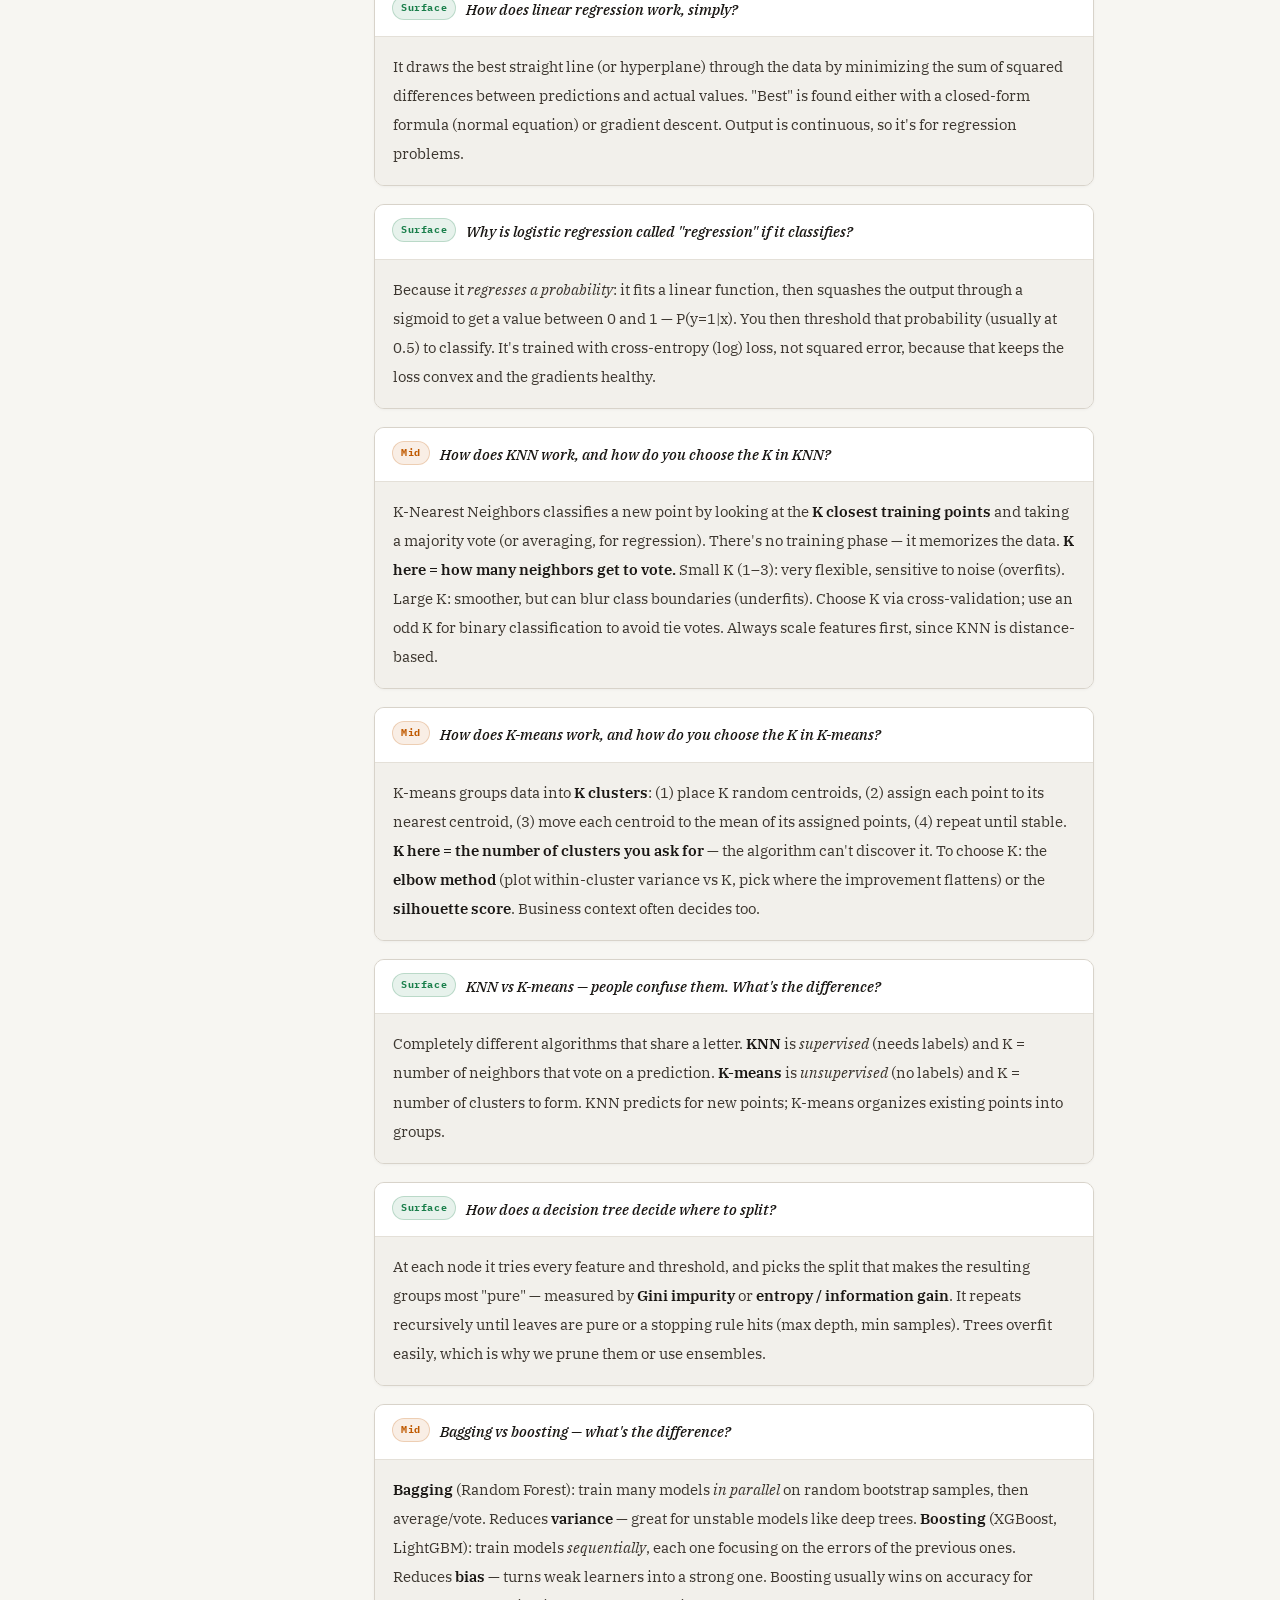
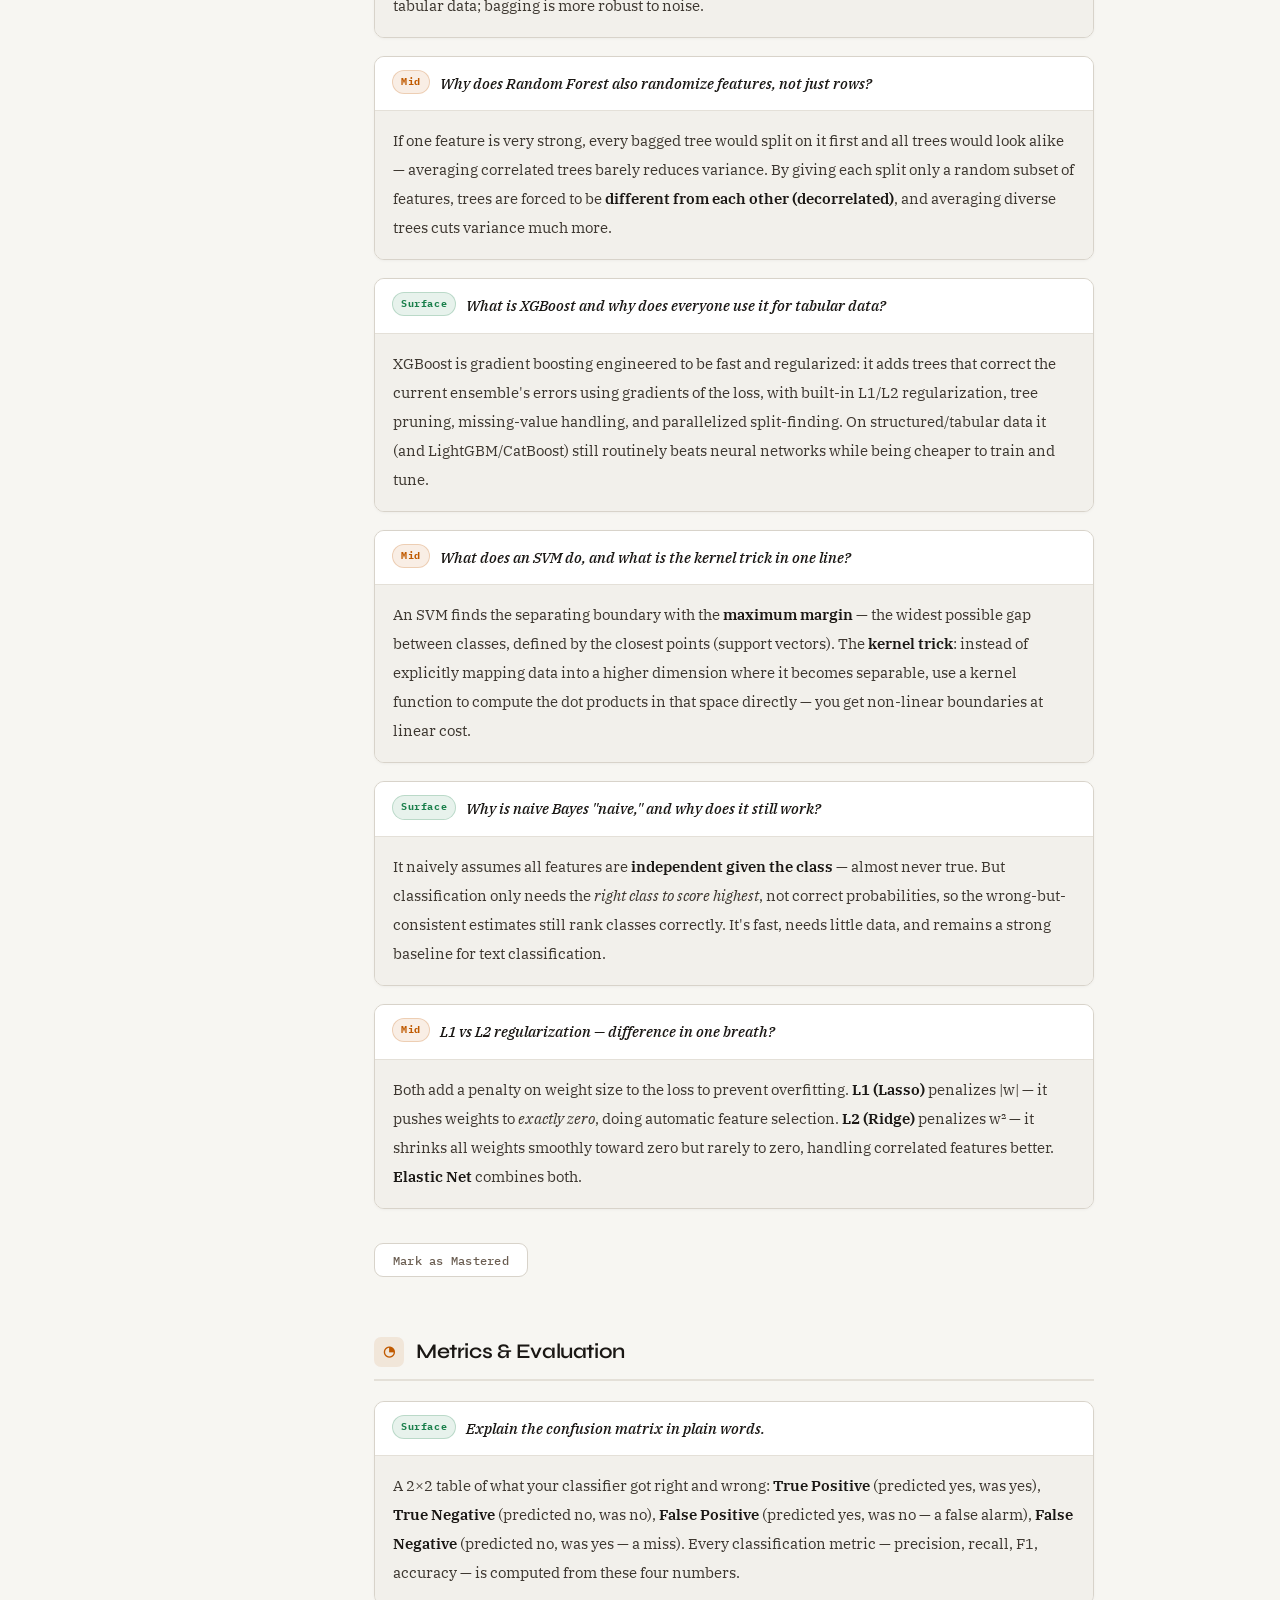
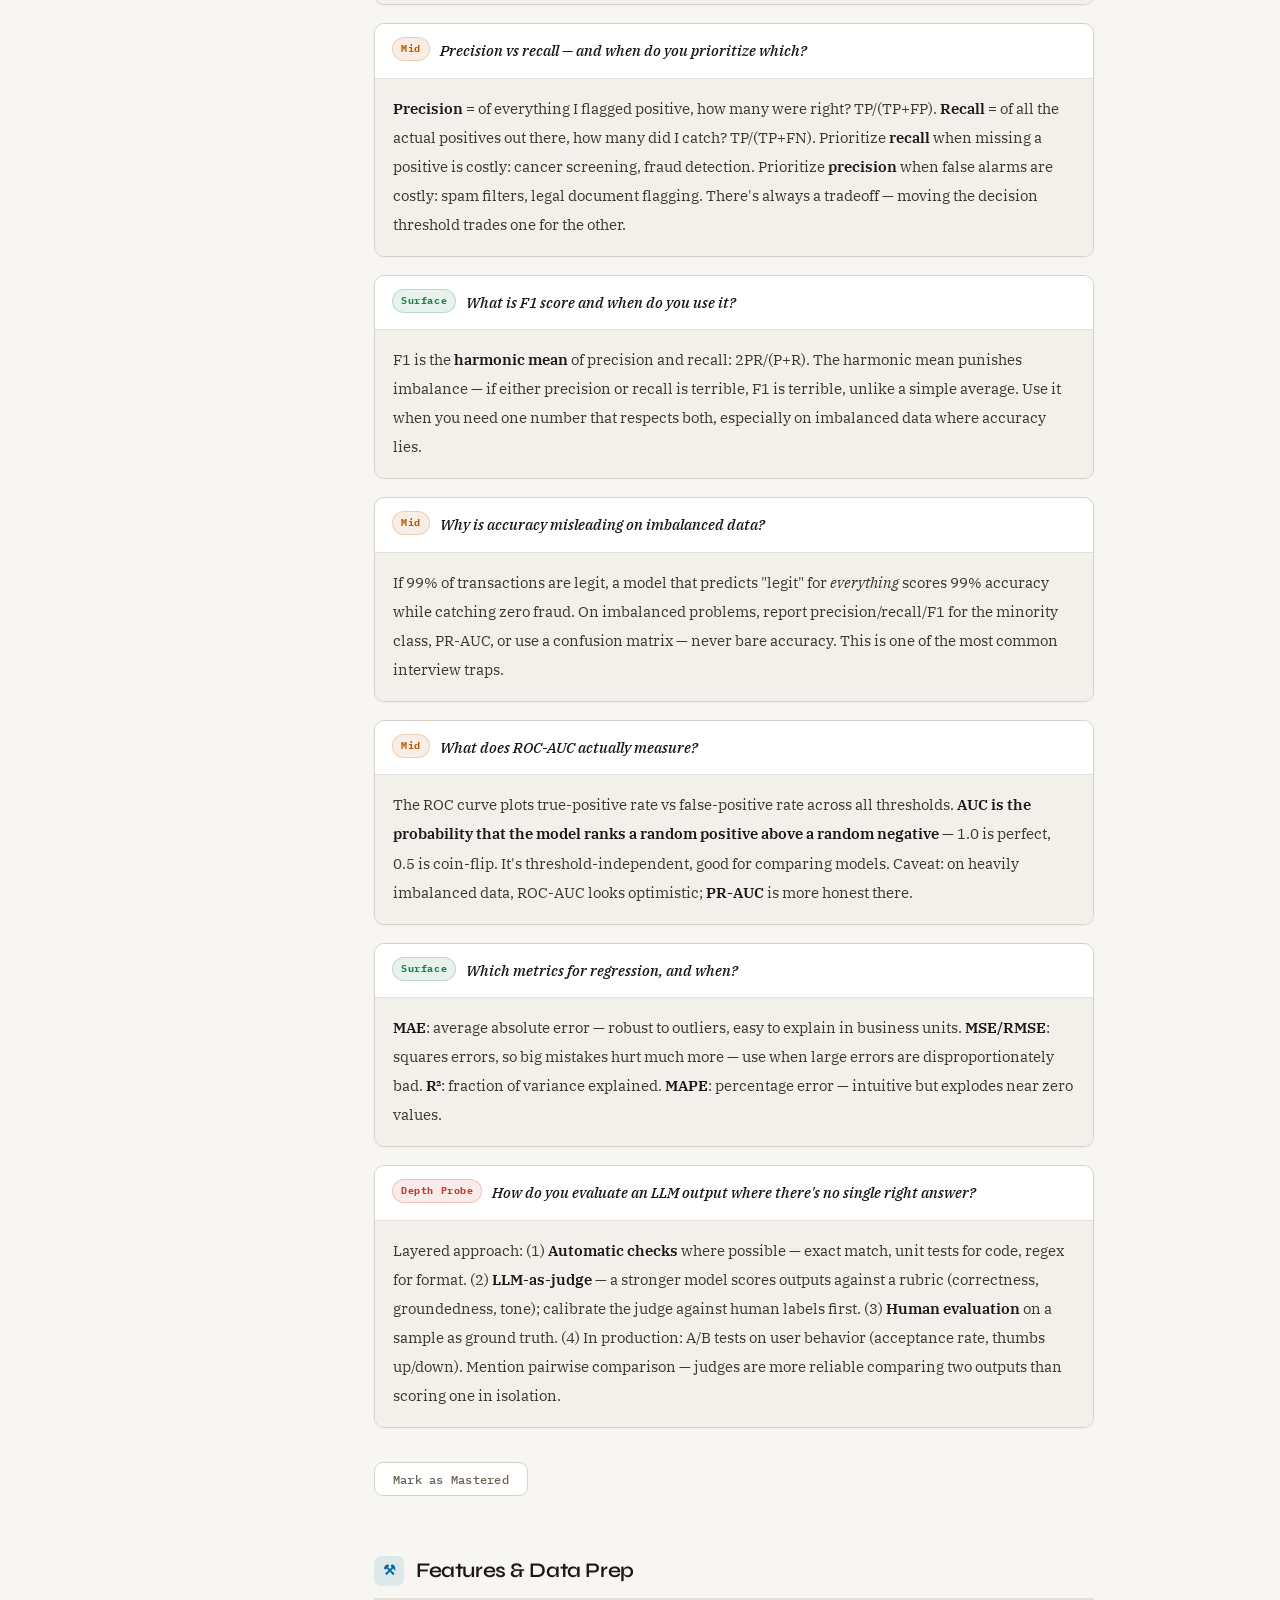
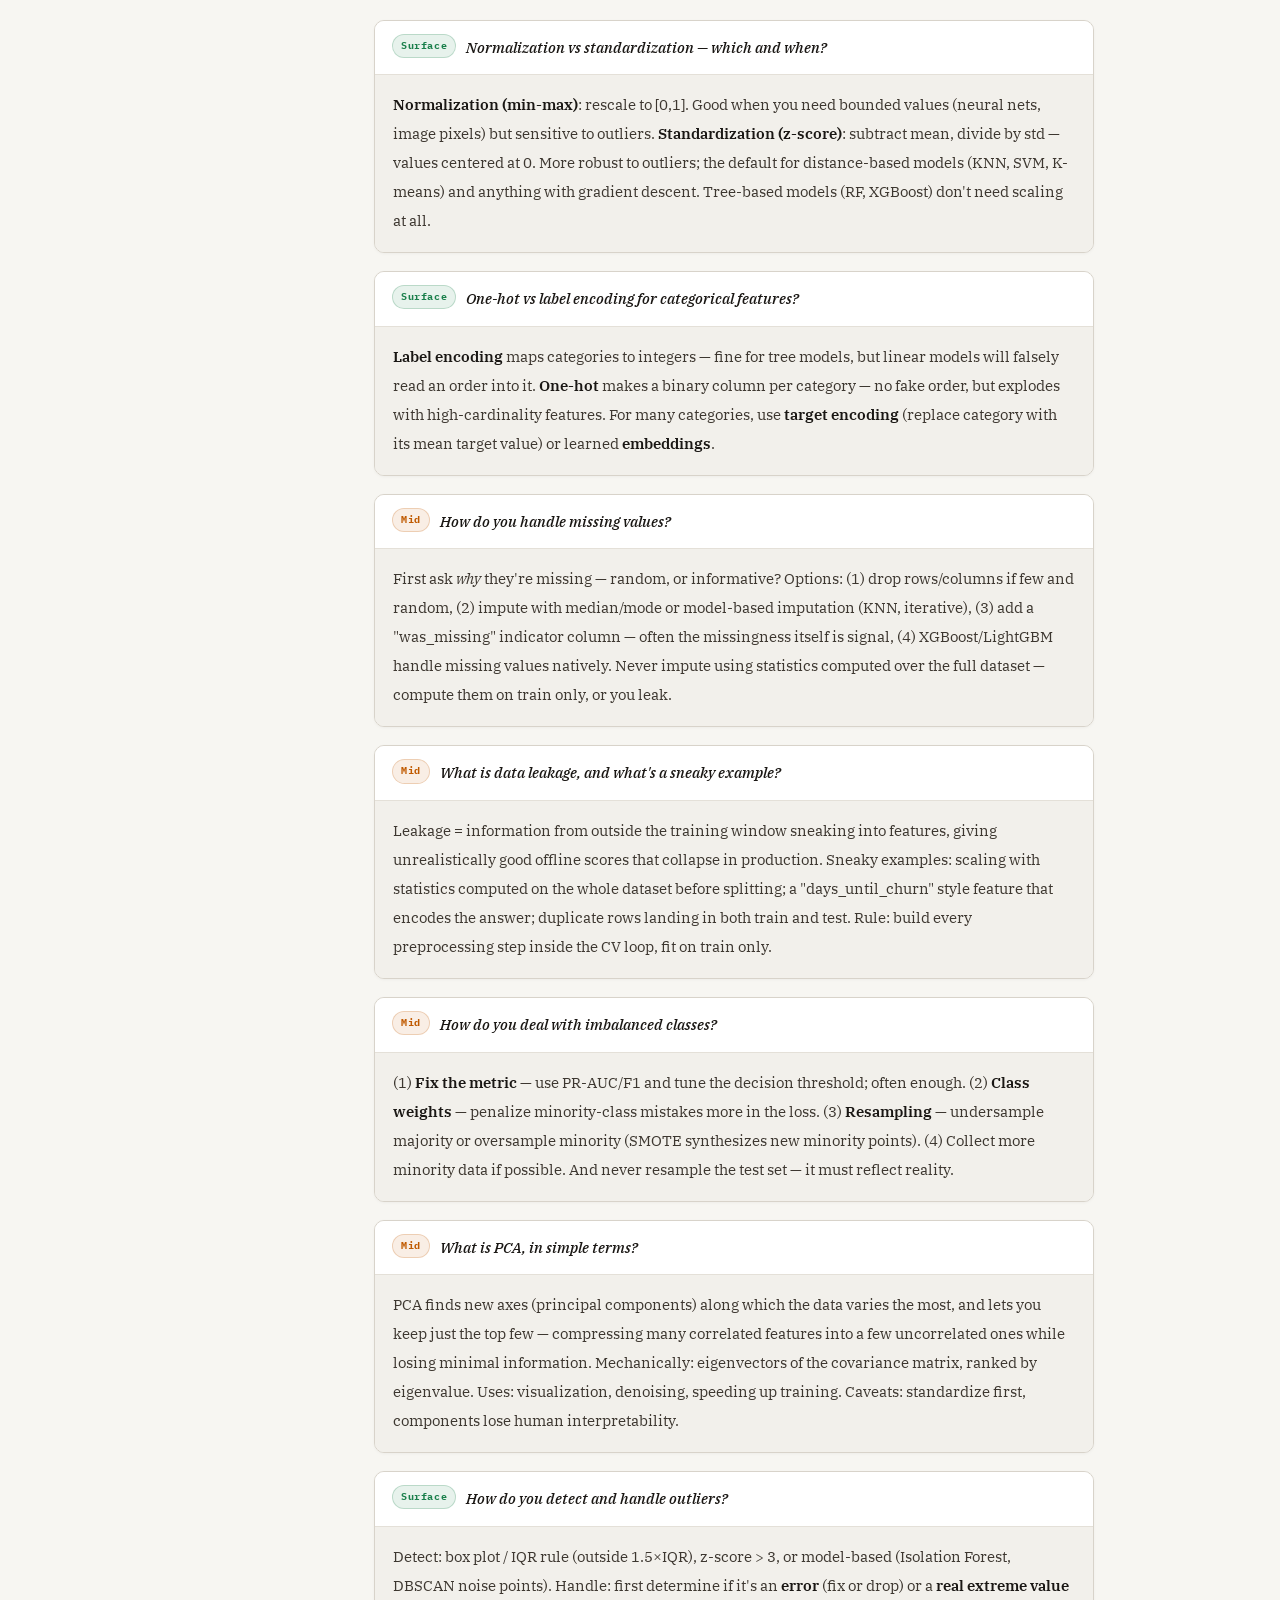
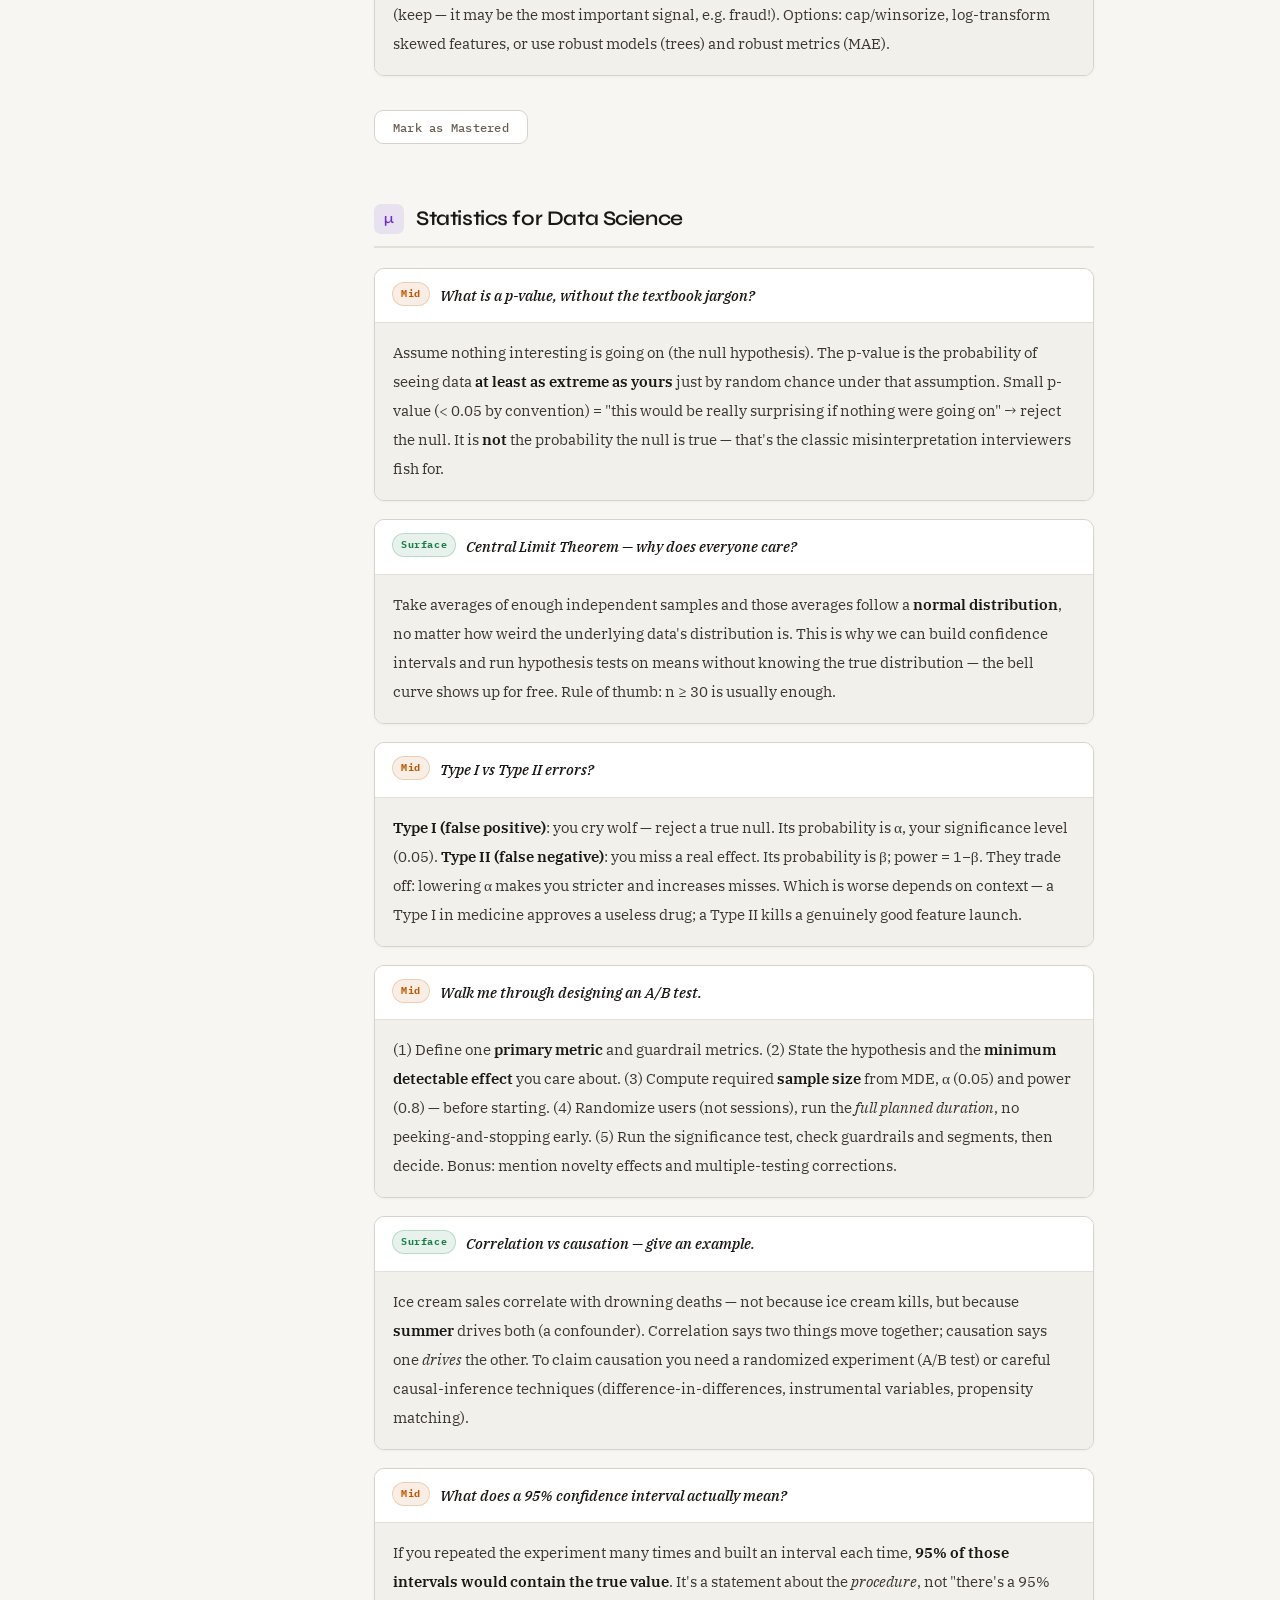
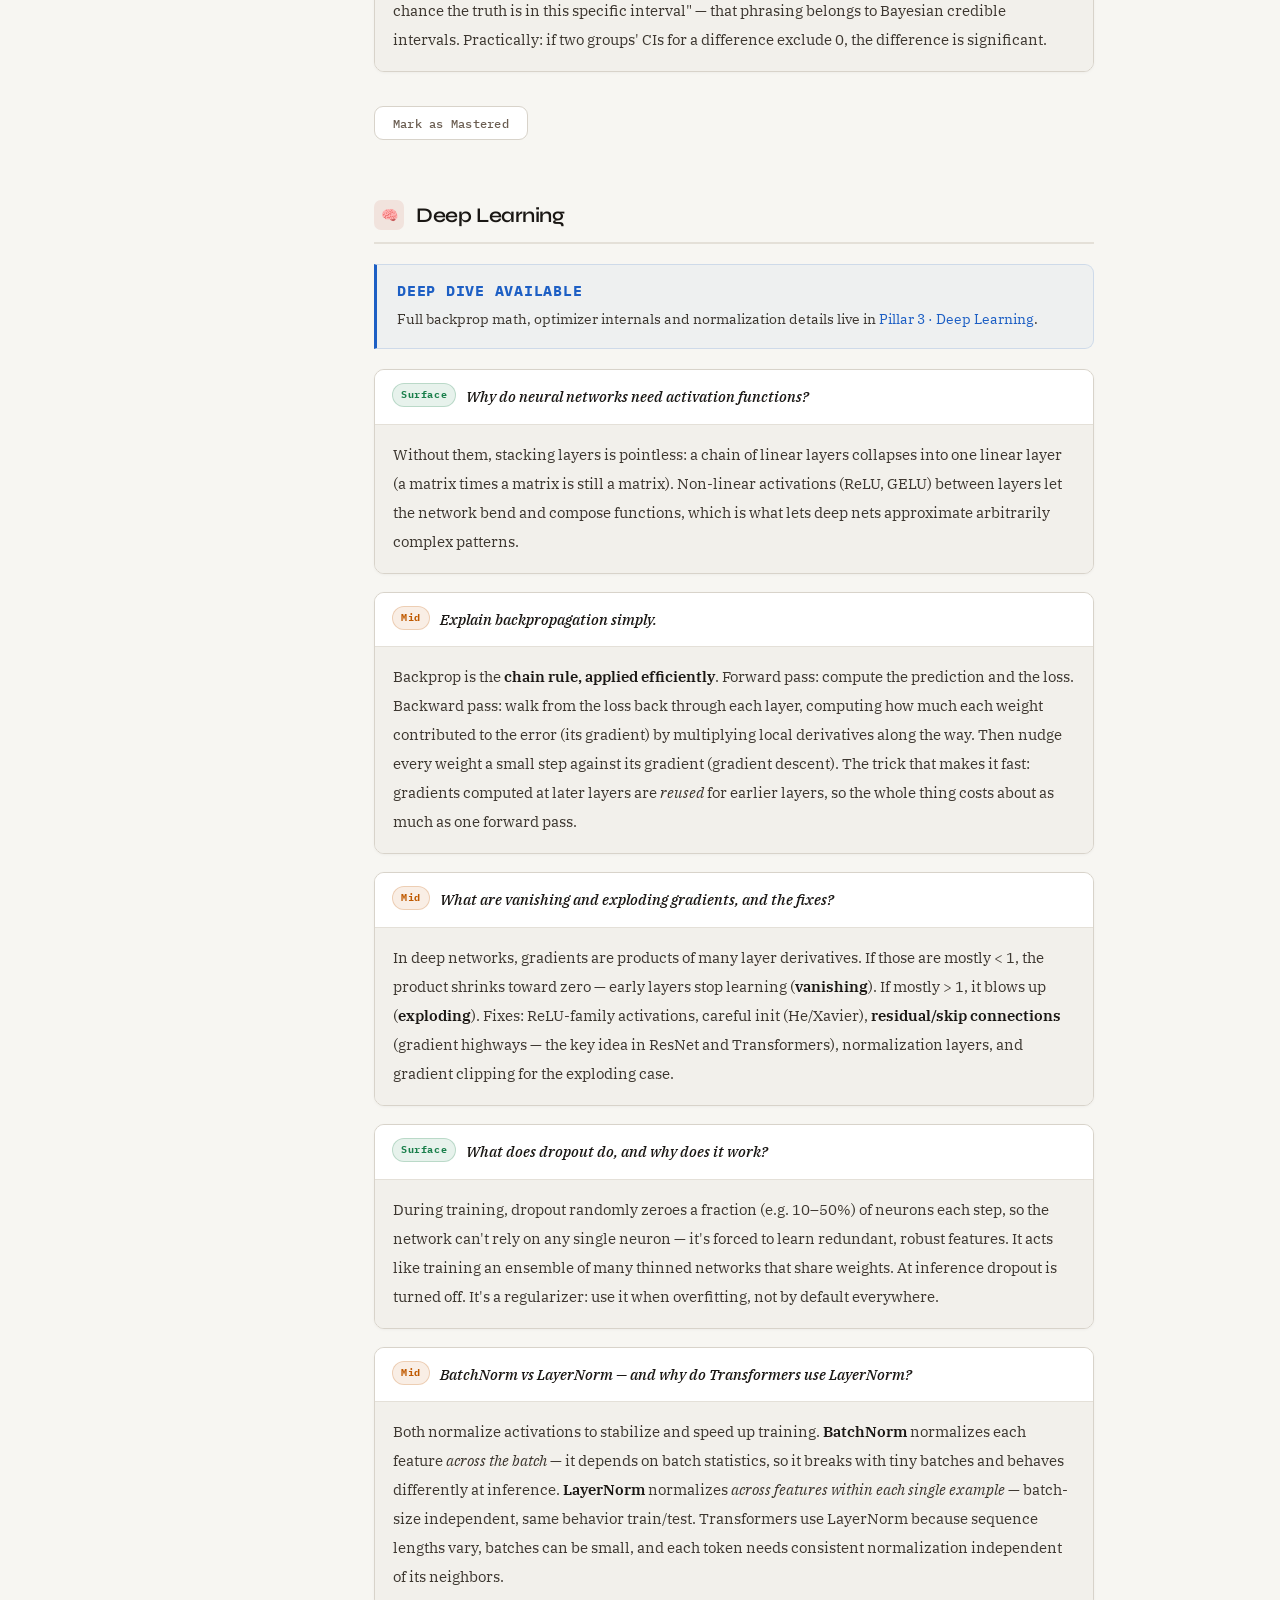
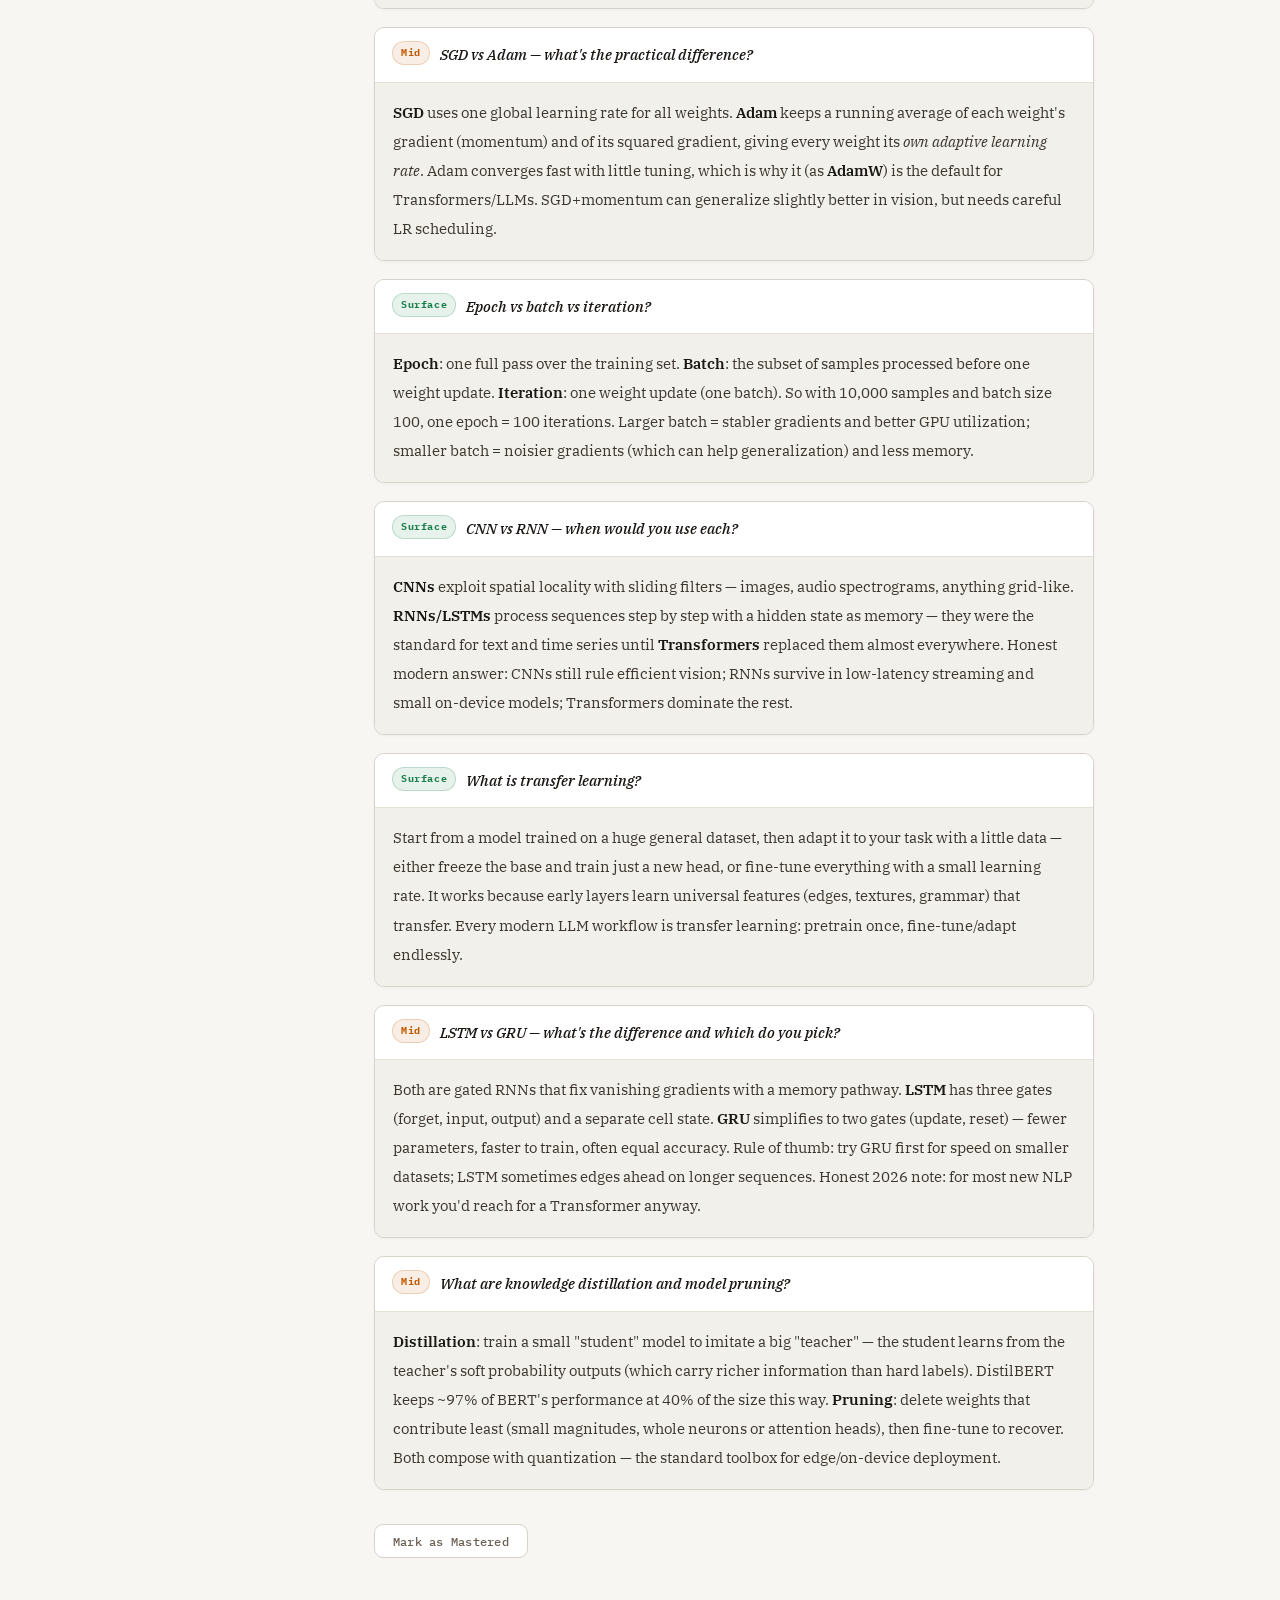
<file: pages/interview-qa.html>
<!DOCTYPE html>
<html lang="en">
<head>
  <meta charset="UTF-8" />
  <meta name="viewport" content="width=device-width, initial-scale=1.0" />
  <title>Interview Q&amp;A Bank · AI/ML Depth</title>
  <link rel="preconnect" href="https://fonts.googleapis.com">
  <link rel="preconnect" href="https://fonts.gstatic.com" crossorigin>
  <link rel="stylesheet" href="../css/style.css" />
  <style>
    /* ── Role cards ── */
    .role-grid {
      display: grid; grid-template-columns: repeat(auto-fit, minmax(220px, 1fr));
      gap: 14px; margin: 18px 0 8px;
    }
    .role-card {
      background: var(--surface); border: 1px solid var(--border);
      border-radius: var(--radius); padding: 16px 18px;
    }
    .role-card h4 {
      font-family: 'IBM Plex Mono', monospace;
      font-size: 0.72rem; letter-spacing: 0.08em; text-transform: uppercase;
      margin-bottom: 8px;
    }
    .role-card p { font-family: 'IBM Plex Serif', serif; font-size: 0.84rem; color: var(--text-body); line-height: 1.7; }

    /* ── Mind map ── */
    #mindmap-wrap {
      background: var(--surface); border: 1px solid var(--border);
      border-radius: 14px; padding: 20px 24px 16px; margin-bottom: 32px;
    }
    #mindmap-wrap h3 {
      font-family: 'IBM Plex Mono', monospace; font-size: 0.66rem;
      letter-spacing: 0.1em; text-transform: uppercase; color: var(--text-dim);
      margin-bottom: 12px;
    }
    #mm-svg { width: 100%; min-width: 680px; height: auto; display: block; }
    .mm-node { cursor: pointer; }
    .mm-node rect { transition: fill 0.15s, stroke-width 0.15s; }
    .mm-node:hover rect { stroke-width: 2.5 !important; }
    .mm-node text { pointer-events: none; font-family: 'IBM Plex Mono', monospace; }
    .mm-edge { fill: none; stroke: var(--border); stroke-width: 1.4; marker-end: url(#arr); }

    /* ── Section tabs ── */
    #section-tabs {
      display: flex; flex-wrap: wrap; gap: 6px;
      margin-bottom: 28px; padding-bottom: 18px;
      border-bottom: 1px solid var(--border-soft);
      overflow-x: auto; scrollbar-width: none;
    }
    #section-tabs::-webkit-scrollbar { display: none; }
    .s-tab {
      font-family: 'IBM Plex Mono', monospace; font-size: 0.7rem; font-weight: 500;
      padding: 5px 13px; border-radius: 99px;
      border: 1px solid var(--border); background: var(--surface);
      color: var(--text-muted); cursor: pointer; transition: all 0.13s;
      text-decoration: none; white-space: nowrap;
    }
    .s-tab:hover { border-color: var(--accent); color: var(--accent); background: rgba(29,95,196,0.05); text-decoration: none; }
    .s-tab.active { background: var(--accent); color: #fff; border-color: var(--accent); }

    /* ── Depth filter ── */
    #depth-filter {
      display: flex; align-items: center; gap: 8px; flex-wrap: wrap; margin-bottom: 28px;
    }
    #depth-filter .fl { font-family: 'IBM Plex Mono', monospace; font-size: 0.67rem; color: var(--text-dim); letter-spacing: 0.07em; text-transform: uppercase; }
    .f-btn {
      font-family: 'IBM Plex Mono', monospace; font-size: 0.68rem; font-weight: 600;
      padding: 4px 13px; border-radius: 99px; border: 1px solid var(--border);
      background: var(--surface); color: var(--text-muted); cursor: pointer; transition: all 0.13s;
    }
    .f-btn:hover, .f-btn.on { background: var(--accent); color: #fff; border-color: var(--accent); }
    .f-btn[data-d="surface"].on { background: var(--accent2); border-color: var(--accent2); }
    .f-btn[data-d="mid"].on { background: var(--accent5); border-color: var(--accent5); }
    .f-btn[data-d="probe"].on { background: var(--accent3); border-color: var(--accent3); }

    /* ── Always-open Q&A cards ── */
    .qa-block {
      margin-bottom: 18px; border-radius: 10px; overflow: hidden;
      border: 1px solid var(--border); box-shadow: 0 1px 3px rgba(0,0,0,0.04);
      transition: box-shadow 0.15s; max-width: var(--content-max);
    }
    .qa-block:hover { box-shadow: 0 3px 14px rgba(0,0,0,0.08); }
    .qa-question {
      background: var(--surface); border: none !important;
      border-bottom: 1px solid var(--border-soft) !important;
      border-radius: 0 !important; padding: 13px 17px;
      font-family: 'IBM Plex Serif', serif; font-size: 0.93rem;
      font-weight: 500; font-style: italic; color: var(--text);
      display: flex; align-items: flex-start; gap: 10px; cursor: default; user-select: text;
    }
    .qa-answer {
      display: block !important; /* always visible — no toggle needed */
      background: var(--bg-warm); border: none !important; border-radius: 0 !important;
      padding: 15px 18px 17px;
      font-family: 'IBM Plex Serif', serif; font-size: 0.925rem;
      color: var(--text-body); line-height: 1.88;
    }
    .qa-answer p { color: var(--text-body); line-height: 1.88; margin-bottom: 8px; }
    .qa-answer p:last-child { margin-bottom: 0; }
    .qa-answer strong { color: var(--accent); font-weight: 600; }
    .qa-block.hide-card { display: none; }

    /* ── Inline code in answers ── */
    .qa-answer code {
      font-family: 'IBM Plex Mono', monospace; font-size: 0.82em;
      background: rgba(29,95,196,0.07); border: 1px solid rgba(29,95,196,0.14);
      color: var(--accent); padding: 1px 6px; border-radius: 4px;
    }
  </style>
</head>
<body>
  <nav>
    <a href="../index.html" class="nav-brand">⚡ AI/ML Depth</a>
    <div class="nav-links">
      <a href="../index.html">Mind Map</a>
      <a href="study-plan.html">Study Plan</a>
      <a href="p1-math.html">Math</a>
      <a href="p2-classical-ml.html">Classical ML</a>
      <a href="p3-deep-learning.html">Deep Learning</a>
      <a href="p4-transformers.html">Transformers</a>
      <a href="p5-genai.html">GenAI Stack</a>
      <a href="p6-system-design.html">System Design</a>
      <a href="interview-qa.html" class="active">Interview Q&amp;A</a>
    </div>
    <div class="nav-search" onclick="openSearch()">
      <svg width="14" height="14" viewBox="0 0 24 24" fill="none" stroke="currentColor" stroke-width="2"><circle cx="11" cy="11" r="8"/><path d="m21 21-4.35-4.35"/></svg>
      <input type="text" placeholder="Search topics… (Ctrl+K)" readonly />
    </div>
  </nav>
  <div id="search-overlay"><div id="search-box"><input id="search-input-big" type="text" placeholder="Search…"/><div id="search-results"></div></div></div>

  <div class="page">
    <div class="topic-layout">
      <aside class="topic-sidebar">
        <div class="sidebar-section">Interview Q&amp;A Bank</div>
        <a href="#roles">Roles &amp; What They Test</a>
        <a href="#mlbasics">ML Fundamentals</a>
        <a href="#classical">Classical ML</a>
        <a href="#metrics">Metrics &amp; Evaluation</a>
        <a href="#features">Features &amp; Data Prep</a>
        <a href="#stats">Statistics for DS</a>
        <a href="#dl">Deep Learning</a>
        <a href="#cv">Computer Vision</a>
        <a href="#nlp">NLP &amp; Transformers</a>
        <a href="#llm">GenAI &amp; LLMs</a>
        <a href="#genmodels">GANs, VAEs &amp; Diffusion</a>
        <a href="#rag">RAG &amp; Chunking</a>
        <a href="#agentic">Agentic AI</a>
        <a href="#frameworks">LangChain &amp; Frameworks</a>
        <a href="#mlops">MLOps &amp; Deployment</a>
        <a href="#deploy">Serving, Docker &amp; Cloud</a>
        <a href="#responsible">Responsible AI</a>
      </aside>

      <div class="topic-content">

        <!-- ── Page header ── -->
        <div style="margin-bottom:28px;">
          <span class="badge badge-critical" style="margin-bottom:12px;display:inline-flex;">Interview Q&amp;A Bank · ALL ROLES</span>
          <h1>Interview Questions &amp; Answers</h1>
          <p style="margin-top:8px;">136 questions across 17 sections — answers always visible, no clicking required. Filter by depth or jump to any section via the tabs below. Covers AI Engineer, ML Engineer, AI/ML hybrid, and Data Science roles from ML basics through Agentic AI.</p>
        </div>

        <!-- ── Mind map ── -->
        <div id="mindmap-wrap">
          <h3>Knowledge Map — click any node to jump to that section</h3>
          <div style="overflow-x:auto;">
          <svg id="mm-svg" viewBox="0 0 900 470" xmlns="http://www.w3.org/2000/svg">
            <defs>
              <marker id="arr" markerWidth="7" markerHeight="7" refX="6" refY="3.5" orient="auto">
                <polygon points="0 0, 7 3.5, 0 7" fill="#c8c2b8"/>
              </marker>
            </defs>

            <!-- Edges (drawn first, behind nodes) -->
            <!-- Row1 Roles → Row2 -->
            <path class="mm-edge" d="M450,56 C420,80 320,90 245,104"/>
            <path class="mm-edge" d="M450,56 C450,75 450,85 450,104"/>
            <path class="mm-edge" d="M450,56 C490,80 590,90 655,104"/>
            <!-- ML Basics → Row3 -->
            <path class="mm-edge" d="M245,120 C210,145 175,160 155,174"/>
            <path class="mm-edge" d="M245,120 C255,145 265,158 270,174"/>
            <path class="mm-edge" d="M245,120 C310,145 380,160 430,174"/>
            <!-- Stats → nothing extra -->
            <!-- Metrics → nothing downstream -->
            <!-- Deep Learning → Row3 branches -->
            <path class="mm-edge" d="M430,190 C480,210 560,220 600,234"/>
            <path class="mm-edge" d="M430,190 C510,210 640,220 740,234"/>
            <!-- DL → GenModels -->
            <path class="mm-edge" d="M430,190 C370,210 290,225 255,244"/>
            <!-- NLP → LLMs -->
            <path class="mm-edge" d="M740,250 C720,268 700,270 660,274"/>
            <!-- LLMs → RAG, Frameworks -->
            <path class="mm-edge" d="M660,290 C630,300 580,300 560,304"/>
            <path class="mm-edge" d="M660,290 C690,300 730,300 760,304"/>
            <!-- RAG → Agentic -->
            <path class="mm-edge" d="M560,320 C545,332 520,338 500,344"/>
            <!-- Agentic → MLOps, Deploy -->
            <path class="mm-edge" d="M500,360 C460,372 400,375 370,384"/>
            <path class="mm-edge" d="M500,360 C530,372 580,375 610,384"/>
            <!-- MLOps → Responsible -->
            <path class="mm-edge" d="M370,400 C420,412 530,415 590,424"/>
            <!-- Deploy → Responsible -->
            <path class="mm-edge" d="M610,400 C620,412 620,415 610,424"/>

            <!-- ── NODES ── -->
            <!-- Row 1: Roles (y=40) -->
            <g class="mm-node" data-sec="roles">
              <rect x="393" y="22" width="114" height="34" rx="8" fill="rgba(29,95,196,0.08)" stroke="#1d5fc4" stroke-width="1.5"/>
              <text x="450" y="35" text-anchor="middle" font-size="9.5" fill="#1d5fc4" font-weight="600">ROLES</text>
              <text x="450" y="48" text-anchor="middle" font-size="8.5" fill="#1d5fc4">What They Test</text>
            </g>

            <!-- Row 2: y=104 -->
            <g class="mm-node" data-sec="mlbasics">
              <rect x="188" y="104" width="114" height="32" rx="8" fill="rgba(26,127,75,0.08)" stroke="#1a7f4b" stroke-width="1.5"/>
              <text x="245" y="116" text-anchor="middle" font-size="9.5" fill="#1a7f4b" font-weight="600">ML BASICS</text>
              <text x="245" y="128" text-anchor="middle" font-size="8" fill="#1a7f4b">Fundamentals</text>
            </g>
            <g class="mm-node" data-sec="stats">
              <rect x="393" y="104" width="114" height="32" rx="8" fill="rgba(109,40,217,0.08)" stroke="#6d28d9" stroke-width="1.5"/>
              <text x="450" y="116" text-anchor="middle" font-size="9.5" fill="#6d28d9" font-weight="600">STATISTICS</text>
              <text x="450" y="128" text-anchor="middle" font-size="8" fill="#6d28d9">for Data Science</text>
            </g>
            <g class="mm-node" data-sec="metrics">
              <rect x="598" y="104" width="114" height="32" rx="8" fill="rgba(109,40,217,0.08)" stroke="#6d28d9" stroke-width="1.5"/>
              <text x="655" y="116" text-anchor="middle" font-size="9.5" fill="#6d28d9" font-weight="600">METRICS</text>
              <text x="655" y="128" text-anchor="middle" font-size="8" fill="#6d28d9">Evaluation</text>
            </g>

            <!-- Row 3: y=174 -->
            <g class="mm-node" data-sec="classical">
              <rect x="98" y="174" width="114" height="32" rx="8" fill="rgba(26,127,75,0.08)" stroke="#1a7f4b" stroke-width="1.5"/>
              <text x="155" y="186" text-anchor="middle" font-size="9.5" fill="#1a7f4b" font-weight="600">CLASSICAL ML</text>
              <text x="155" y="198" text-anchor="middle" font-size="8" fill="#1a7f4b">Trees, SVM, etc.</text>
            </g>
            <g class="mm-node" data-sec="features">
              <rect x="213" y="174" width="114" height="32" rx="8" fill="rgba(26,127,75,0.08)" stroke="#1a7f4b" stroke-width="1.5"/>
              <text x="270" y="186" text-anchor="middle" font-size="9.5" fill="#1a7f4b" font-weight="600">FEATURES</text>
              <text x="270" y="198" text-anchor="middle" font-size="8" fill="#1a7f4b">Data Prep</text>
            </g>
            <g class="mm-node" data-sec="dl">
              <rect x="373" y="174" width="114" height="32" rx="8" fill="rgba(192,57,43,0.08)" stroke="#c0392b" stroke-width="1.5"/>
              <text x="430" y="186" text-anchor="middle" font-size="9.5" fill="#c0392b" font-weight="600">DEEP LEARNING</text>
              <text x="430" y="198" text-anchor="middle" font-size="8" fill="#c0392b">NN, CNN, RNN</text>
            </g>
            <g class="mm-node" data-sec="cv">
              <rect x="543" y="174" width="114" height="32" rx="8" fill="rgba(3,105,161,0.08)" stroke="#0369a1" stroke-width="1.5"/>
              <text x="600" y="186" text-anchor="middle" font-size="9.5" fill="#0369a1" font-weight="600">COMP. VISION</text>
              <text x="600" y="198" text-anchor="middle" font-size="8" fill="#0369a1">YOLO, OCR</text>
            </g>
            <g class="mm-node" data-sec="nlp">
              <rect x="683" y="174" width="114" height="32" rx="8" fill="rgba(192,57,43,0.08)" stroke="#c0392b" stroke-width="1.5"/>
              <text x="740" y="186" text-anchor="middle" font-size="9.5" fill="#c0392b" font-weight="600">NLP</text>
              <text x="740" y="198" text-anchor="middle" font-size="8" fill="#c0392b">Transformers</text>
            </g>

            <!-- Row 4: y=244 -->
            <g class="mm-node" data-sec="genmodels">
              <rect x="198" y="234" width="114" height="32" rx="8" fill="rgba(192,57,43,0.08)" stroke="#c0392b" stroke-width="1.5"/>
              <text x="255" y="246" text-anchor="middle" font-size="9.5" fill="#c0392b" font-weight="600">GAN/VAE</text>
              <text x="255" y="258" text-anchor="middle" font-size="8" fill="#c0392b">Diffusion</text>
            </g>
            <g class="mm-node" data-sec="llm">
              <rect x="603" y="264" width="114" height="32" rx="8" fill="rgba(192,90,0,0.08)" stroke="#c05a00" stroke-width="1.5"/>
              <text x="660" y="276" text-anchor="middle" font-size="9.5" fill="#c05a00" font-weight="600">GenAI &amp; LLMs</text>
              <text x="660" y="288" text-anchor="middle" font-size="8" fill="#c05a00">Fine-tune, RAG</text>
            </g>

            <!-- Row 5: y=304 -->
            <g class="mm-node" data-sec="rag">
              <rect x="503" y="294" width="114" height="32" rx="8" fill="rgba(192,90,0,0.08)" stroke="#c05a00" stroke-width="1.5"/>
              <text x="560" y="306" text-anchor="middle" font-size="9.5" fill="#c05a00" font-weight="600">RAG</text>
              <text x="560" y="318" text-anchor="middle" font-size="8" fill="#c05a00">Chunking, Vector DB</text>
            </g>
            <g class="mm-node" data-sec="frameworks">
              <rect x="703" y="294" width="114" height="32" rx="8" fill="rgba(192,90,0,0.08)" stroke="#c05a00" stroke-width="1.5"/>
              <text x="760" y="306" text-anchor="middle" font-size="9.5" fill="#c05a00" font-weight="600">FRAMEWORKS</text>
              <text x="760" y="318" text-anchor="middle" font-size="8" fill="#c05a00">LangChain/Graph</text>
            </g>

            <!-- Row 6 -->
            <g class="mm-node" data-sec="agentic">
              <rect x="443" y="334" width="114" height="32" rx="8" fill="rgba(192,57,43,0.08)" stroke="#c0392b" stroke-width="1.5"/>
              <text x="500" y="346" text-anchor="middle" font-size="9.5" fill="#c0392b" font-weight="600">AGENTIC AI</text>
              <text x="500" y="358" text-anchor="middle" font-size="8" fill="#c0392b">ReAct, MCP</text>
            </g>

            <!-- Row 7 -->
            <g class="mm-node" data-sec="mlops">
              <rect x="313" y="374" width="114" height="32" rx="8" fill="rgba(3,105,161,0.08)" stroke="#0369a1" stroke-width="1.5"/>
              <text x="370" y="386" text-anchor="middle" font-size="9.5" fill="#0369a1" font-weight="600">MLOps</text>
              <text x="370" y="398" text-anchor="middle" font-size="8" fill="#0369a1">CI/CD, Drift</text>
            </g>
            <g class="mm-node" data-sec="deploy">
              <rect x="553" y="374" width="114" height="32" rx="8" fill="rgba(26,127,75,0.08)" stroke="#1a7f4b" stroke-width="1.5"/>
              <text x="610" y="386" text-anchor="middle" font-size="9.5" fill="#1a7f4b" font-weight="600">SERVING</text>
              <text x="610" y="398" text-anchor="middle" font-size="8" fill="#1a7f4b">Docker, K8s, vLLM</text>
            </g>

            <!-- Row 8 -->
            <g class="mm-node" data-sec="responsible">
              <rect x="433" y="414" width="134" height="32" rx="8" fill="rgba(192,57,43,0.08)" stroke="#c0392b" stroke-width="1.5"/>
              <text x="500" y="426" text-anchor="middle" font-size="9.5" fill="#c0392b" font-weight="600">RESPONSIBLE AI</text>
              <text x="500" y="438" text-anchor="middle" font-size="8" fill="#c0392b">Bias, PII, Guardrails</text>
            </g>

          </svg>
          </div>
        </div>

        <!-- ── Section tabs ── -->
        <div id="section-tabs">
          <button class="s-tab" data-sec="roles">Roles</button>
          <button class="s-tab" data-sec="mlbasics">ML Basics</button>
          <button class="s-tab" data-sec="classical">Classical ML</button>
          <button class="s-tab" data-sec="metrics">Metrics</button>
          <button class="s-tab" data-sec="features">Features</button>
          <button class="s-tab" data-sec="stats">Statistics</button>
          <button class="s-tab" data-sec="dl">Deep Learning</button>
          <button class="s-tab" data-sec="cv">CV</button>
          <button class="s-tab" data-sec="nlp">NLP</button>
          <button class="s-tab" data-sec="llm">GenAI &amp; LLMs</button>
          <button class="s-tab" data-sec="genmodels">GANs/VAEs</button>
          <button class="s-tab" data-sec="rag">RAG</button>
          <button class="s-tab" data-sec="agentic">Agentic AI</button>
          <button class="s-tab" data-sec="frameworks">Frameworks</button>
          <button class="s-tab" data-sec="mlops">MLOps</button>
          <button class="s-tab" data-sec="deploy">Serving</button>
          <button class="s-tab" data-sec="responsible">Responsible AI</button>
        </div>

        <!-- ── Depth filter ── -->
        <div id="depth-filter">
          <span class="fl">Filter by depth:</span>
          <button class="f-btn on" data-d="all">All</button>
          <button class="f-btn" data-d="surface">Surface</button>
          <button class="f-btn" data-d="mid">Mid</button>
          <button class="f-btn" data-d="probe">Depth Probe</button>
        </div>

        <!-- ══════════════════════════════════════════ -->
        <!-- ROLES -->
        <!-- ══════════════════════════════════════════ -->
        <div class="depth-section" id="roles">
          <h2><div class="depth-icon" style="background:rgba(29,95,196,0.1);color:var(--c1)">☰</div>Roles &amp; What Each Interview Tests</h2>
          <div class="concept-box">
            <h3 style="margin-bottom:6px;font-size:0.95rem;">Know which game you're playing</h3>
            <p style="font-size:0.875rem;">The same company interviews an "AI Engineer" and an "ML Engineer" very differently. Read the JD, map it to one of these four buckets, and weight your prep accordingly.</p>
          </div>
          <div class="role-grid">
            <div class="role-card"><h4 style="color:var(--c1)">AI Engineer</h4><p>Builds <em>on top of</em> LLMs. Tested on: RAG, chunking, embeddings, prompt engineering, agents, tool calling, evals, latency/cost trade-offs. Light on classical ML math.</p></div>
            <div class="role-card"><h4 style="color:var(--c2)">ML Engineer</h4><p>Trains and ships models. Tested on: classical ML depth, deep learning, feature engineering, model serving, drift, pipelines. Coding rounds are heavier.</p></div>
            <div class="role-card"><h4 style="color:var(--c5)">AI/ML Engineer (hybrid)</h4><p>Startup-style role: everything above, shallower each. Tested on breadth — expect one classical question, one DL question, one GenAI question, one system design.</p></div>
            <div class="role-card"><h4 style="color:var(--c4)">Data Scientist</h4><p>Insight and experimentation. Tested on: statistics, A/B testing, p-values, SQL, metrics design, regression/classification intuition, communicating results.</p></div>
          </div>
          <div class="qa-block">
            <div class="qa-question"><span class="q-depth depth-surface">Surface</span> "Walk me through a project" — what are they really asking?</div>
            <div class="qa-answer open"><p>They want to hear: (1) the <strong>business problem</strong>, (2) why you chose your approach <strong>over alternatives</strong>, (3) how you <strong>measured</strong> success, (4) what <strong>failed</strong> and what you did about it. Use a 2-minute structure: problem → data → approach → metric → result → what you'd improve. The follow-up questions will drill into whichever part you sound least confident about.</p></div>
          </div>
          <button class="mark-btn" data-topic-id="qa-roles" style="margin-top:16px;">Mark as Mastered</button>
        </div>

        <!-- ══════════════════════════════════════════ -->
        <!-- ML FUNDAMENTALS -->
        <!-- ══════════════════════════════════════════ -->
        <div class="depth-section" id="mlbasics">
          <h2><div class="depth-icon" style="background:rgba(26,127,75,0.1);color:var(--c2)">◉</div>ML Fundamentals</h2>
          <div class="qa-block">
            <div class="qa-question"><span class="q-depth depth-surface">Surface</span> What is machine learning, in one sentence?</div>
            <div class="qa-answer open"><p>Machine learning is teaching a computer to find patterns from <strong>data</strong> instead of writing explicit rules — the algorithm adjusts its internal parameters to minimize its mistakes on examples, then applies those learned patterns to new, unseen data.</p></div>
          </div>
          <div class="qa-block">
            <div class="qa-question"><span class="q-depth depth-surface">Surface</span> Supervised vs unsupervised vs reinforcement learning?</div>
            <div class="qa-answer open"><p><strong>Supervised</strong>: data comes with labels (answer keys) — predict house prices, classify spam. <strong>Unsupervised</strong>: no labels — find structure yourself, like clustering customers or reducing dimensions. <strong>Reinforcement</strong>: an agent learns by trial and error, getting rewards or penalties — game playing, robotics, and RLHF for aligning LLMs.</p></div>
          </div>
          <div class="qa-block">
            <div class="qa-question"><span class="q-depth depth-surface">Surface</span> What is overfitting and underfitting?</div>
            <div class="qa-answer open"><p><strong>Overfitting</strong>: the model memorizes the training data — including its noise — so it aces training but fails on new data. <strong>Underfitting</strong>: the model is too simple to capture the pattern at all, so it does badly on both. You detect overfitting by a large gap between training and validation performance. Fixes: more data, regularization, simpler model, early stopping, dropout (in neural nets).</p></div>
          </div>
          <div class="qa-block">
            <div class="qa-question"><span class="q-depth depth-mid">Mid</span> Explain the bias-variance tradeoff simply.</div>
            <div class="qa-answer open"><p><strong>Bias</strong> = error from being too simple (wrong assumptions — underfitting). <strong>Variance</strong> = error from being too sensitive to the specific training data (overfitting). Total error = bias² + variance + irreducible noise. Simple models: high bias, low variance. Complex models: low bias, high variance. The art of ML is finding the sweet spot — usually via cross-validation and regularization.</p></div>
          </div>
          <div class="qa-block">
            <div class="qa-question"><span class="q-depth depth-surface">Surface</span> Why do we split data into train / validation / test?</div>
            <div class="qa-answer open"><p><strong>Train</strong>: the model learns from this. <strong>Validation</strong>: used to tune hyperparameters and compare models — the model never trains on it. <strong>Test</strong>: touched exactly once at the very end for an honest estimate of real-world performance. If you tune on the test set, its score becomes optimistic and meaningless — that's a form of leakage.</p></div>
          </div>
          <div class="qa-block">
            <div class="qa-question"><span class="q-depth depth-mid">Mid</span> What is K-fold cross-validation, and what is the K here?</div>
            <div class="qa-answer open"><p>Split the data into <strong>K equal parts (folds)</strong>. Train on K−1 folds, validate on the remaining one, rotate K times so every fold gets a turn as validation, then average the K scores. <strong>K here is simply the number of folds</strong> — typically 5 or 10. Higher K = more reliable estimate but more compute. K = n (one sample per fold) is called leave-one-out CV. Use <em>stratified</em> K-fold for imbalanced classification so each fold keeps the class ratio.</p></div>
          </div>
          <div class="qa-block">
            <div class="qa-question"><span class="q-depth depth-surface">Surface</span> Classification vs regression?</div>
            <div class="qa-answer open"><p><strong>Classification</strong> predicts a category (spam / not spam, cat / dog). <strong>Regression</strong> predicts a continuous number (price, temperature). The giveaway in an interview problem: "how much / how many" → regression; "which one / yes-no" → classification.</p></div>
          </div>
          <div class="qa-block">
            <div class="qa-question"><span class="q-depth depth-mid">Mid</span> Parametric vs non-parametric models?</div>
            <div class="qa-answer open"><p><strong>Parametric</strong>: fixed number of parameters regardless of data size (linear regression, logistic regression, naive Bayes). Fast, needs less data, but limited flexibility. <strong>Non-parametric</strong>: complexity grows with the data (KNN, decision trees, kernel SVM). More flexible, but needs more data and can overfit. LLMs are technically parametric — huge but fixed parameter count.</p></div>
          </div>
          <div class="qa-block">
            <div class="qa-question"><span class="q-depth depth-mid">Mid</span> Generative vs discriminative models?</div>
            <div class="qa-answer open"><p><strong>Discriminative</strong> models learn the boundary between classes — they model P(y|x) directly (logistic regression, SVM). <strong>Generative</strong> models learn how the data itself is distributed — P(x, y) or P(x) — so they can <em>generate</em> new samples (naive Bayes, GANs, diffusion models, LLMs). LLMs are generative: they model the probability of the next token and can sample new text.</p></div>
          </div>
          <div class="qa-block">
            <div class="qa-question"><span class="q-depth depth-probe">Depth Probe</span> What is the curse of dimensionality?</div>
            <div class="qa-answer open"><p>As the number of features grows, data becomes exponentially sparse — every point ends up far from every other point, so "nearest neighbor" stops meaning anything and models need exponentially more data to generalize. Distance-based methods (KNN, K-means) suffer most. Fixes: feature selection, PCA/dimensionality reduction, or learned embeddings that compress meaning into fewer dimensions.</p></div>
          </div>
          <div class="qa-block">
            <div class="qa-question"><span class="q-depth depth-mid">Mid</span> What are semi-supervised and self-supervised learning?</div>
            <div class="qa-answer open"><p><strong>Semi-supervised</strong>: you have a little labeled data and a lot of unlabeled data — train on the labeled part, use the model to pseudo-label the rest, retrain (self-training, label propagation). <strong>Self-supervised</strong>: no human labels at all — invent the labels from the data itself: mask a word and predict it (BERT), predict the next token (GPT), or pull augmented views of the same image together (contrastive learning, SimCLR). Self-supervised pretraining is literally how every modern LLM gets its knowledge — worth saying that out loud in an interview.</p></div>
          </div>
          <button class="mark-btn" data-topic-id="qa-mlbasics" style="margin-top:16px;">Mark as Mastered</button>
        </div>

        <!-- ══════════════════════════════════════════ -->
        <!-- CLASSICAL ML -->
        <!-- ══════════════════════════════════════════ -->
        <div class="depth-section" id="classical">
          <h2><div class="depth-icon" style="background:rgba(26,127,75,0.1);color:var(--c2)">🌲</div>Classical ML</h2>
          <div class="concept-box">
            <h3 style="margin-bottom:6px;font-size:0.95rem;">Deep dive available</h3>
            <p style="font-size:0.875rem;">Full derivations live in <a href="p2-classical-ml.html">Pillar 2 · Classical ML</a>.</p>
          </div>
          <div class="qa-block">
            <div class="qa-question"><span class="q-depth depth-surface">Surface</span> How does linear regression work, simply?</div>
            <div class="qa-answer open"><p>It draws the best straight line (or hyperplane) through the data by minimizing the sum of squared differences between predictions and actual values. "Best" is found either with a closed-form formula (normal equation) or gradient descent. Output is continuous, so it's for regression problems.</p></div>
          </div>
          <div class="qa-block">
            <div class="qa-question"><span class="q-depth depth-surface">Surface</span> Why is logistic regression called "regression" if it classifies?</div>
            <div class="qa-answer open"><p>Because it <em>regresses a probability</em>: it fits a linear function, then squashes the output through a sigmoid to get a value between 0 and 1 — P(y=1|x). You then threshold that probability (usually at 0.5) to classify. It's trained with cross-entropy (log) loss, not squared error, because that keeps the loss convex and the gradients healthy.</p></div>
          </div>
          <div class="qa-block">
            <div class="qa-question"><span class="q-depth depth-mid">Mid</span> How does KNN work, and how do you choose the K in KNN?</div>
            <div class="qa-answer open"><p>K-Nearest Neighbors classifies a new point by looking at the <strong>K closest training points</strong> and taking a majority vote (or averaging, for regression). There's no training phase — it memorizes the data. <strong>K here = how many neighbors get to vote.</strong> Small K (1–3): very flexible, sensitive to noise (overfits). Large K: smoother, but can blur class boundaries (underfits). Choose K via cross-validation; use an odd K for binary classification to avoid tie votes. Always scale features first, since KNN is distance-based.</p></div>
          </div>
          <div class="qa-block">
            <div class="qa-question"><span class="q-depth depth-mid">Mid</span> How does K-means work, and how do you choose the K in K-means?</div>
            <div class="qa-answer open"><p>K-means groups data into <strong>K clusters</strong>: (1) place K random centroids, (2) assign each point to its nearest centroid, (3) move each centroid to the mean of its assigned points, (4) repeat until stable. <strong>K here = the number of clusters you ask for</strong> — the algorithm can't discover it. To choose K: the <strong>elbow method</strong> (plot within-cluster variance vs K, pick where the improvement flattens) or the <strong>silhouette score</strong>. Business context often decides too.</p></div>
          </div>
          <div class="qa-block">
            <div class="qa-question"><span class="q-depth depth-surface">Surface</span> KNN vs K-means — people confuse them. What's the difference?</div>
            <div class="qa-answer open"><p>Completely different algorithms that share a letter. <strong>KNN</strong> is <em>supervised</em> (needs labels) and K = number of neighbors that vote on a prediction. <strong>K-means</strong> is <em>unsupervised</em> (no labels) and K = number of clusters to form. KNN predicts for new points; K-means organizes existing points into groups.</p></div>
          </div>
          <div class="qa-block">
            <div class="qa-question"><span class="q-depth depth-surface">Surface</span> How does a decision tree decide where to split?</div>
            <div class="qa-answer open"><p>At each node it tries every feature and threshold, and picks the split that makes the resulting groups most "pure" — measured by <strong>Gini impurity</strong> or <strong>entropy / information gain</strong>. It repeats recursively until leaves are pure or a stopping rule hits (max depth, min samples). Trees overfit easily, which is why we prune them or use ensembles.</p></div>
          </div>
          <div class="qa-block">
            <div class="qa-question"><span class="q-depth depth-mid">Mid</span> Bagging vs boosting — what's the difference?</div>
            <div class="qa-answer open"><p><strong>Bagging</strong> (Random Forest): train many models <em>in parallel</em> on random bootstrap samples, then average/vote. Reduces <strong>variance</strong> — great for unstable models like deep trees. <strong>Boosting</strong> (XGBoost, LightGBM): train models <em>sequentially</em>, each one focusing on the errors of the previous ones. Reduces <strong>bias</strong> — turns weak learners into a strong one. Boosting usually wins on accuracy for tabular data; bagging is more robust to noise.</p></div>
          </div>
          <div class="qa-block">
            <div class="qa-question"><span class="q-depth depth-mid">Mid</span> Why does Random Forest also randomize features, not just rows?</div>
            <div class="qa-answer open"><p>If one feature is very strong, every bagged tree would split on it first and all trees would look alike — averaging correlated trees barely reduces variance. By giving each split only a random subset of features, trees are forced to be <strong>different from each other (decorrelated)</strong>, and averaging diverse trees cuts variance much more.</p></div>
          </div>
          <div class="qa-block">
            <div class="qa-question"><span class="q-depth depth-surface">Surface</span> What is XGBoost and why does everyone use it for tabular data?</div>
            <div class="qa-answer open"><p>XGBoost is gradient boosting engineered to be fast and regularized: it adds trees that correct the current ensemble's errors using gradients of the loss, with built-in L1/L2 regularization, tree pruning, missing-value handling, and parallelized split-finding. On structured/tabular data it (and LightGBM/CatBoost) still routinely beats neural networks while being cheaper to train and tune.</p></div>
          </div>
          <div class="qa-block">
            <div class="qa-question"><span class="q-depth depth-mid">Mid</span> What does an SVM do, and what is the kernel trick in one line?</div>
            <div class="qa-answer open"><p>An SVM finds the separating boundary with the <strong>maximum margin</strong> — the widest possible gap between classes, defined by the closest points (support vectors). The <strong>kernel trick</strong>: instead of explicitly mapping data into a higher dimension where it becomes separable, use a kernel function to compute the dot products in that space directly — you get non-linear boundaries at linear cost.</p></div>
          </div>
          <div class="qa-block">
            <div class="qa-question"><span class="q-depth depth-surface">Surface</span> Why is naive Bayes "naive," and why does it still work?</div>
            <div class="qa-answer open"><p>It naively assumes all features are <strong>independent given the class</strong> — almost never true. But classification only needs the <em>right class to score highest</em>, not correct probabilities, so the wrong-but-consistent estimates still rank classes correctly. It's fast, needs little data, and remains a strong baseline for text classification.</p></div>
          </div>
          <div class="qa-block">
            <div class="qa-question"><span class="q-depth depth-mid">Mid</span> L1 vs L2 regularization — difference in one breath?</div>
            <div class="qa-answer open"><p>Both add a penalty on weight size to the loss to prevent overfitting. <strong>L1 (Lasso)</strong> penalizes |w| — it pushes weights to <em>exactly zero</em>, doing automatic feature selection. <strong>L2 (Ridge)</strong> penalizes w² — it shrinks all weights smoothly toward zero but rarely to zero, handling correlated features better. <strong>Elastic Net</strong> combines both.</p></div>
          </div>
          <button class="mark-btn" data-topic-id="qa-classical" style="margin-top:16px;">Mark as Mastered</button>
        </div>

        <!-- ══════════════════════════════════════════ -->
        <!-- METRICS -->
        <!-- ══════════════════════════════════════════ -->
        <div class="depth-section" id="metrics">
          <h2><div class="depth-icon" style="background:rgba(192,90,0,0.1);color:var(--c5)">◔</div>Metrics &amp; Evaluation</h2>
          <div class="qa-block">
            <div class="qa-question"><span class="q-depth depth-surface">Surface</span> Explain the confusion matrix in plain words.</div>
            <div class="qa-answer open"><p>A 2×2 table of what your classifier got right and wrong: <strong>True Positive</strong> (predicted yes, was yes), <strong>True Negative</strong> (predicted no, was no), <strong>False Positive</strong> (predicted yes, was no — a false alarm), <strong>False Negative</strong> (predicted no, was yes — a miss). Every classification metric — precision, recall, F1, accuracy — is computed from these four numbers.</p></div>
          </div>
          <div class="qa-block">
            <div class="qa-question"><span class="q-depth depth-mid">Mid</span> Precision vs recall — and when do you prioritize which?</div>
            <div class="qa-answer open"><p><strong>Precision</strong> = of everything I flagged positive, how many were right? TP/(TP+FP). <strong>Recall</strong> = of all the actual positives out there, how many did I catch? TP/(TP+FN). Prioritize <strong>recall</strong> when missing a positive is costly: cancer screening, fraud detection. Prioritize <strong>precision</strong> when false alarms are costly: spam filters, legal document flagging. There's always a tradeoff — moving the decision threshold trades one for the other.</p></div>
          </div>
          <div class="qa-block">
            <div class="qa-question"><span class="q-depth depth-surface">Surface</span> What is F1 score and when do you use it?</div>
            <div class="qa-answer open"><p>F1 is the <strong>harmonic mean</strong> of precision and recall: 2PR/(P+R). The harmonic mean punishes imbalance — if either precision or recall is terrible, F1 is terrible, unlike a simple average. Use it when you need one number that respects both, especially on imbalanced data where accuracy lies.</p></div>
          </div>
          <div class="qa-block">
            <div class="qa-question"><span class="q-depth depth-mid">Mid</span> Why is accuracy misleading on imbalanced data?</div>
            <div class="qa-answer open"><p>If 99% of transactions are legit, a model that predicts "legit" for <em>everything</em> scores 99% accuracy while catching zero fraud. On imbalanced problems, report precision/recall/F1 for the minority class, PR-AUC, or use a confusion matrix — never bare accuracy. This is one of the most common interview traps.</p></div>
          </div>
          <div class="qa-block">
            <div class="qa-question"><span class="q-depth depth-mid">Mid</span> What does ROC-AUC actually measure?</div>
            <div class="qa-answer open"><p>The ROC curve plots true-positive rate vs false-positive rate across all thresholds. <strong>AUC is the probability that the model ranks a random positive above a random negative</strong> — 1.0 is perfect, 0.5 is coin-flip. It's threshold-independent, good for comparing models. Caveat: on heavily imbalanced data, ROC-AUC looks optimistic; <strong>PR-AUC</strong> is more honest there.</p></div>
          </div>
          <div class="qa-block">
            <div class="qa-question"><span class="q-depth depth-surface">Surface</span> Which metrics for regression, and when?</div>
            <div class="qa-answer open"><p><strong>MAE</strong>: average absolute error — robust to outliers, easy to explain in business units. <strong>MSE/RMSE</strong>: squares errors, so big mistakes hurt much more — use when large errors are disproportionately bad. <strong>R²</strong>: fraction of variance explained. <strong>MAPE</strong>: percentage error — intuitive but explodes near zero values.</p></div>
          </div>
          <div class="qa-block">
            <div class="qa-question"><span class="q-depth depth-probe">Depth Probe</span> How do you evaluate an LLM output where there's no single right answer?</div>
            <div class="qa-answer open"><p>Layered approach: (1) <strong>Automatic checks</strong> where possible — exact match, unit tests for code, regex for format. (2) <strong>LLM-as-judge</strong> — a stronger model scores outputs against a rubric (correctness, groundedness, tone); calibrate the judge against human labels first. (3) <strong>Human evaluation</strong> on a sample as ground truth. (4) In production: A/B tests on user behavior (acceptance rate, thumbs up/down). Mention pairwise comparison — judges are more reliable comparing two outputs than scoring one in isolation.</p></div>
          </div>
          <button class="mark-btn" data-topic-id="qa-metrics" style="margin-top:16px;">Mark as Mastered</button>
        </div>

        <!-- ══════════════════════════════════════════ -->
        <!-- FEATURES -->
        <!-- ══════════════════════════════════════════ -->
        <div class="depth-section" id="features">
          <h2><div class="depth-icon" style="background:rgba(3,105,161,0.1);color:var(--c6)">⚒</div>Features &amp; Data Prep</h2>
          <div class="qa-block">
            <div class="qa-question"><span class="q-depth depth-surface">Surface</span> Normalization vs standardization — which and when?</div>
            <div class="qa-answer open"><p><strong>Normalization (min-max)</strong>: rescale to [0,1]. Good when you need bounded values (neural nets, image pixels) but sensitive to outliers. <strong>Standardization (z-score)</strong>: subtract mean, divide by std — values centered at 0. More robust to outliers; the default for distance-based models (KNN, SVM, K-means) and anything with gradient descent. Tree-based models (RF, XGBoost) don't need scaling at all.</p></div>
          </div>
          <div class="qa-block">
            <div class="qa-question"><span class="q-depth depth-surface">Surface</span> One-hot vs label encoding for categorical features?</div>
            <div class="qa-answer open"><p><strong>Label encoding</strong> maps categories to integers — fine for tree models, but linear models will falsely read an order into it. <strong>One-hot</strong> makes a binary column per category — no fake order, but explodes with high-cardinality features. For many categories, use <strong>target encoding</strong> (replace category with its mean target value) or learned <strong>embeddings</strong>.</p></div>
          </div>
          <div class="qa-block">
            <div class="qa-question"><span class="q-depth depth-mid">Mid</span> How do you handle missing values?</div>
            <div class="qa-answer open"><p>First ask <em>why</em> they're missing — random, or informative? Options: (1) drop rows/columns if few and random, (2) impute with median/mode or model-based imputation (KNN, iterative), (3) add a "was_missing" indicator column — often the missingness itself is signal, (4) XGBoost/LightGBM handle missing values natively. Never impute using statistics computed over the full dataset — compute them on train only, or you leak.</p></div>
          </div>
          <div class="qa-block">
            <div class="qa-question"><span class="q-depth depth-mid">Mid</span> What is data leakage, and what's a sneaky example?</div>
            <div class="qa-answer open"><p>Leakage = information from outside the training window sneaking into features, giving unrealistically good offline scores that collapse in production. Sneaky examples: scaling with statistics computed on the whole dataset before splitting; a "days_until_churn" style feature that encodes the answer; duplicate rows landing in both train and test. Rule: build every preprocessing step inside the CV loop, fit on train only.</p></div>
          </div>
          <div class="qa-block">
            <div class="qa-question"><span class="q-depth depth-mid">Mid</span> How do you deal with imbalanced classes?</div>
            <div class="qa-answer open"><p>(1) <strong>Fix the metric</strong> — use PR-AUC/F1 and tune the decision threshold; often enough. (2) <strong>Class weights</strong> — penalize minority-class mistakes more in the loss. (3) <strong>Resampling</strong> — undersample majority or oversample minority (SMOTE synthesizes new minority points). (4) Collect more minority data if possible. And never resample the test set — it must reflect reality.</p></div>
          </div>
          <div class="qa-block">
            <div class="qa-question"><span class="q-depth depth-mid">Mid</span> What is PCA, in simple terms?</div>
            <div class="qa-answer open"><p>PCA finds new axes (principal components) along which the data varies the most, and lets you keep just the top few — compressing many correlated features into a few uncorrelated ones while losing minimal information. Mechanically: eigenvectors of the covariance matrix, ranked by eigenvalue. Uses: visualization, denoising, speeding up training. Caveats: standardize first, components lose human interpretability.</p></div>
          </div>
          <div class="qa-block">
            <div class="qa-question"><span class="q-depth depth-surface">Surface</span> How do you detect and handle outliers?</div>
            <div class="qa-answer open"><p>Detect: box plot / IQR rule (outside 1.5×IQR), z-score &gt; 3, or model-based (Isolation Forest, DBSCAN noise points). Handle: first determine if it's an <strong>error</strong> (fix or drop) or a <strong>real extreme value</strong> (keep — it may be the most important signal, e.g. fraud!). Options: cap/winsorize, log-transform skewed features, or use robust models (trees) and robust metrics (MAE).</p></div>
          </div>
          <button class="mark-btn" data-topic-id="qa-features" style="margin-top:16px;">Mark as Mastered</button>
        </div>

        <!-- ══════════════════════════════════════════ -->
        <!-- STATISTICS -->
        <!-- ══════════════════════════════════════════ -->
        <div class="depth-section" id="stats">
          <h2><div class="depth-icon" style="background:rgba(109,40,217,0.1);color:var(--c4)">μ</div>Statistics for Data Science</h2>
          <div class="qa-block">
            <div class="qa-question"><span class="q-depth depth-mid">Mid</span> What is a p-value, without the textbook jargon?</div>
            <div class="qa-answer open"><p>Assume nothing interesting is going on (the null hypothesis). The p-value is the probability of seeing data <strong>at least as extreme as yours</strong> just by random chance under that assumption. Small p-value (&lt; 0.05 by convention) = "this would be really surprising if nothing were going on" → reject the null. It is <strong>not</strong> the probability the null is true — that's the classic misinterpretation interviewers fish for.</p></div>
          </div>
          <div class="qa-block">
            <div class="qa-question"><span class="q-depth depth-surface">Surface</span> Central Limit Theorem — why does everyone care?</div>
            <div class="qa-answer open"><p>Take averages of enough independent samples and those averages follow a <strong>normal distribution</strong>, no matter how weird the underlying data's distribution is. This is why we can build confidence intervals and run hypothesis tests on means without knowing the true distribution — the bell curve shows up for free. Rule of thumb: n ≥ 30 is usually enough.</p></div>
          </div>
          <div class="qa-block">
            <div class="qa-question"><span class="q-depth depth-mid">Mid</span> Type I vs Type II errors?</div>
            <div class="qa-answer open"><p><strong>Type I (false positive)</strong>: you cry wolf — reject a true null. Its probability is α, your significance level (0.05). <strong>Type II (false negative)</strong>: you miss a real effect. Its probability is β; power = 1−β. They trade off: lowering α makes you stricter and increases misses. Which is worse depends on context — a Type I in medicine approves a useless drug; a Type II kills a genuinely good feature launch.</p></div>
          </div>
          <div class="qa-block">
            <div class="qa-question"><span class="q-depth depth-mid">Mid</span> Walk me through designing an A/B test.</div>
            <div class="qa-answer open"><p>(1) Define one <strong>primary metric</strong> and guardrail metrics. (2) State the hypothesis and the <strong>minimum detectable effect</strong> you care about. (3) Compute required <strong>sample size</strong> from MDE, α (0.05) and power (0.8) — before starting. (4) Randomize users (not sessions), run the <em>full planned duration</em>, no peeking-and-stopping early. (5) Run the significance test, check guardrails and segments, then decide. Bonus: mention novelty effects and multiple-testing corrections.</p></div>
          </div>
          <div class="qa-block">
            <div class="qa-question"><span class="q-depth depth-surface">Surface</span> Correlation vs causation — give an example.</div>
            <div class="qa-answer open"><p>Ice cream sales correlate with drowning deaths — not because ice cream kills, but because <strong>summer</strong> drives both (a confounder). Correlation says two things move together; causation says one <em>drives</em> the other. To claim causation you need a randomized experiment (A/B test) or careful causal-inference techniques (difference-in-differences, instrumental variables, propensity matching).</p></div>
          </div>
          <div class="qa-block">
            <div class="qa-question"><span class="q-depth depth-mid">Mid</span> What does a 95% confidence interval actually mean?</div>
            <div class="qa-answer open"><p>If you repeated the experiment many times and built an interval each time, <strong>95% of those intervals would contain the true value</strong>. It's a statement about the <em>procedure</em>, not "there's a 95% chance the truth is in this specific interval" — that phrasing belongs to Bayesian credible intervals. Practically: if two groups' CIs for a difference exclude 0, the difference is significant.</p></div>
          </div>
          <button class="mark-btn" data-topic-id="qa-stats" style="margin-top:16px;">Mark as Mastered</button>
        </div>

        <!-- ══════════════════════════════════════════ -->
        <!-- DEEP LEARNING -->
        <!-- ══════════════════════════════════════════ -->
        <div class="depth-section" id="dl">
          <h2><div class="depth-icon" style="background:rgba(192,57,43,0.1);color:var(--c3)">🧠</div>Deep Learning</h2>
          <div class="concept-box">
            <h3 style="margin-bottom:6px;font-size:0.95rem;">Deep dive available</h3>
            <p style="font-size:0.875rem;">Full backprop math, optimizer internals and normalization details live in <a href="p3-deep-learning.html">Pillar 3 · Deep Learning</a>.</p>
          </div>
          <div class="qa-block">
            <div class="qa-question"><span class="q-depth depth-surface">Surface</span> Why do neural networks need activation functions?</div>
            <div class="qa-answer open"><p>Without them, stacking layers is pointless: a chain of linear layers collapses into one linear layer (a matrix times a matrix is still a matrix). Non-linear activations (ReLU, GELU) between layers let the network bend and compose functions, which is what lets deep nets approximate arbitrarily complex patterns.</p></div>
          </div>
          <div class="qa-block">
            <div class="qa-question"><span class="q-depth depth-mid">Mid</span> Explain backpropagation simply.</div>
            <div class="qa-answer open"><p>Backprop is the <strong>chain rule, applied efficiently</strong>. Forward pass: compute the prediction and the loss. Backward pass: walk from the loss back through each layer, computing how much each weight contributed to the error (its gradient) by multiplying local derivatives along the way. Then nudge every weight a small step against its gradient (gradient descent). The trick that makes it fast: gradients computed at later layers are <em>reused</em> for earlier layers, so the whole thing costs about as much as one forward pass.</p></div>
          </div>
          <div class="qa-block">
            <div class="qa-question"><span class="q-depth depth-mid">Mid</span> What are vanishing and exploding gradients, and the fixes?</div>
            <div class="qa-answer open"><p>In deep networks, gradients are products of many layer derivatives. If those are mostly &lt; 1, the product shrinks toward zero — early layers stop learning (<strong>vanishing</strong>). If mostly &gt; 1, it blows up (<strong>exploding</strong>). Fixes: ReLU-family activations, careful init (He/Xavier), <strong>residual/skip connections</strong> (gradient highways — the key idea in ResNet and Transformers), normalization layers, and gradient clipping for the exploding case.</p></div>
          </div>
          <div class="qa-block">
            <div class="qa-question"><span class="q-depth depth-surface">Surface</span> What does dropout do, and why does it work?</div>
            <div class="qa-answer open"><p>During training, dropout randomly zeroes a fraction (e.g. 10–50%) of neurons each step, so the network can't rely on any single neuron — it's forced to learn redundant, robust features. It acts like training an ensemble of many thinned networks that share weights. At inference dropout is turned off. It's a regularizer: use it when overfitting, not by default everywhere.</p></div>
          </div>
          <div class="qa-block">
            <div class="qa-question"><span class="q-depth depth-mid">Mid</span> BatchNorm vs LayerNorm — and why do Transformers use LayerNorm?</div>
            <div class="qa-answer open"><p>Both normalize activations to stabilize and speed up training. <strong>BatchNorm</strong> normalizes each feature <em>across the batch</em> — it depends on batch statistics, so it breaks with tiny batches and behaves differently at inference. <strong>LayerNorm</strong> normalizes <em>across features within each single example</em> — batch-size independent, same behavior train/test. Transformers use LayerNorm because sequence lengths vary, batches can be small, and each token needs consistent normalization independent of its neighbors.</p></div>
          </div>
          <div class="qa-block">
            <div class="qa-question"><span class="q-depth depth-mid">Mid</span> SGD vs Adam — what's the practical difference?</div>
            <div class="qa-answer open"><p><strong>SGD</strong> uses one global learning rate for all weights. <strong>Adam</strong> keeps a running average of each weight's gradient (momentum) and of its squared gradient, giving every weight its <em>own adaptive learning rate</em>. Adam converges fast with little tuning, which is why it (as <strong>AdamW</strong>) is the default for Transformers/LLMs. SGD+momentum can generalize slightly better in vision, but needs careful LR scheduling.</p></div>
          </div>
          <div class="qa-block">
            <div class="qa-question"><span class="q-depth depth-surface">Surface</span> Epoch vs batch vs iteration?</div>
            <div class="qa-answer open"><p><strong>Epoch</strong>: one full pass over the training set. <strong>Batch</strong>: the subset of samples processed before one weight update. <strong>Iteration</strong>: one weight update (one batch). So with 10,000 samples and batch size 100, one epoch = 100 iterations. Larger batch = stabler gradients and better GPU utilization; smaller batch = noisier gradients (which can help generalization) and less memory.</p></div>
          </div>
          <div class="qa-block">
            <div class="qa-question"><span class="q-depth depth-surface">Surface</span> CNN vs RNN — when would you use each?</div>
            <div class="qa-answer open"><p><strong>CNNs</strong> exploit spatial locality with sliding filters — images, audio spectrograms, anything grid-like. <strong>RNNs/LSTMs</strong> process sequences step by step with a hidden state as memory — they were the standard for text and time series until <strong>Transformers</strong> replaced them almost everywhere. Honest modern answer: CNNs still rule efficient vision; RNNs survive in low-latency streaming and small on-device models; Transformers dominate the rest.</p></div>
          </div>
          <div class="qa-block">
            <div class="qa-question"><span class="q-depth depth-surface">Surface</span> What is transfer learning?</div>
            <div class="qa-answer open"><p>Start from a model trained on a huge general dataset, then adapt it to your task with a little data — either freeze the base and train just a new head, or fine-tune everything with a small learning rate. It works because early layers learn universal features (edges, textures, grammar) that transfer. Every modern LLM workflow is transfer learning: pretrain once, fine-tune/adapt endlessly.</p></div>
          </div>
          <div class="qa-block">
            <div class="qa-question"><span class="q-depth depth-mid">Mid</span> LSTM vs GRU — what's the difference and which do you pick?</div>
            <div class="qa-answer open"><p>Both are gated RNNs that fix vanishing gradients with a memory pathway. <strong>LSTM</strong> has three gates (forget, input, output) and a separate cell state. <strong>GRU</strong> simplifies to two gates (update, reset) — fewer parameters, faster to train, often equal accuracy. Rule of thumb: try GRU first for speed on smaller datasets; LSTM sometimes edges ahead on longer sequences. Honest 2026 note: for most new NLP work you'd reach for a Transformer anyway.</p></div>
          </div>
          <div class="qa-block">
            <div class="qa-question"><span class="q-depth depth-mid">Mid</span> What are knowledge distillation and model pruning?</div>
            <div class="qa-answer open"><p><strong>Distillation</strong>: train a small "student" model to imitate a big "teacher" — the student learns from the teacher's soft probability outputs (which carry richer information than hard labels). DistilBERT keeps ~97% of BERT's performance at 40% of the size this way. <strong>Pruning</strong>: delete weights that contribute least (small magnitudes, whole neurons or attention heads), then fine-tune to recover. Both compose with quantization — the standard toolbox for edge/on-device deployment.</p></div>
          </div>
          <button class="mark-btn" data-topic-id="qa-dl" style="margin-top:16px;">Mark as Mastered</button>
        </div>

        <!-- ══════════════════════════════════════════ -->
        <!-- COMPUTER VISION -->
        <!-- ══════════════════════════════════════════ -->
        <div class="depth-section" id="cv">
          <h2><div class="depth-icon" style="background:rgba(3,105,161,0.1);color:var(--c6)">◫</div>Computer Vision</h2>
          <div class="concept-box">
            <h3 style="margin-bottom:6px;font-size:0.95rem;">JDs ask for this</h3>
            <p style="font-size:0.875rem;">Real AI/ML Engineer JDs list Computer Vision alongside LLMs — expect at least one detection/OCR scenario if CV is on the JD.</p>
          </div>
          <div class="qa-block">
            <div class="qa-question"><span class="q-depth depth-surface">Surface</span> Image classification vs object detection vs segmentation?</div>
            <div class="qa-answer open"><p><strong>Classification</strong>: one label for the whole image ("this is a cat"). <strong>Object detection</strong>: find <em>where</em> things are — bounding boxes + labels for every object (YOLO, Faster R-CNN). <strong>Segmentation</strong>: label every pixel — semantic (all "car" pixels) or instance (car #1 vs car #2; Mask R-CNN, SAM). Pick by the question: "what is it" → classify, "where is it" → detect, "exact outline" → segment.</p></div>
          </div>
          <div class="qa-block">
            <div class="qa-question"><span class="q-depth depth-mid">Mid</span> How does YOLO work, and why is it the default for real-time detection?</div>
            <div class="qa-answer open"><p>YOLO ("You Only Look Once") does detection in a <strong>single forward pass</strong>: the image is divided into a grid, and each cell directly predicts bounding boxes, confidence, and class probabilities — no separate region-proposal stage. One pass = fast enough for video (30+ FPS). Overlapping duplicate boxes are cleaned up with <strong>non-max suppression</strong>. In practice you fine-tune a pretrained YOLOv8/v11 on 2–5k annotated images.</p></div>
          </div>
          <div class="qa-block">
            <div class="qa-question"><span class="q-depth depth-mid">Mid</span> What are IoU and mAP?</div>
            <div class="qa-answer open"><p><strong>IoU (Intersection over Union)</strong>: overlap between predicted and true bounding box — area of overlap ÷ area of union, 0 to 1. A detection typically "counts" if IoU ≥ 0.5. <strong>mAP (mean Average Precision)</strong>: the standard detection metric — average precision across recall levels, per class, then averaged over classes. mAP@0.5 uses the 0.5 IoU threshold; mAP@0.5:0.95 (COCO-style) averages over stricter thresholds.</p></div>
          </div>
          <div class="qa-block">
            <div class="qa-question"><span class="q-depth depth-mid">Mid</span> Walk me through an OCR pipeline for scanned invoices.</div>
            <div class="qa-answer open"><p>Four stages: (1) <strong>Preprocess</strong> — deskew, denoise, binarize (Otsu thresholding) with OpenCV. (2) <strong>OCR</strong> — Tesseract for clean prints, PaddleOCR/TrOCR for harder cases, or managed services (AWS Textract) which also return table/form structure. (3) <strong>Extract fields</strong> — regex/NER for fixed formats, or an LLM with structured (JSON) output for messy layouts. (4) <strong>Validate</strong> — check that totals add up, dates parse, required fields exist; route failures to human review.</p></div>
          </div>
          <div class="qa-block">
            <div class="qa-question"><span class="q-depth depth-surface">Surface</span> What is data augmentation and why does it matter more in CV?</div>
            <div class="qa-answer open"><p>Creating modified copies of training images — flips, rotations, crops, brightness/color shifts, blur, cutout — so the model sees more variation than you actually collected. It's a regularizer and cheap insurance against real-world conditions (lighting, angle, occlusion). Rule: only apply transforms that preserve the label. Libraries: albumentations, torchvision transforms.</p></div>
          </div>
          <div class="qa-block">
            <div class="qa-question"><span class="q-depth depth-probe">Depth Probe</span> How do you deploy a vision model for real-time inference on a production line?</div>
            <div class="qa-answer open"><p>Export the trained model into an optimized runtime: <strong>ONNX</strong> (portable, framework-agnostic) or <strong>TensorRT</strong> (NVIDIA-specific — fuses layers, quantizes to FP16/INT8, typically 3–5× faster). Serve it in a Docker container with GPU access (NVIDIA Container Toolkit), fed by the camera stream (RTSP or Kafka). Design decisions: batch frames vs per-frame latency, confidence threshold tuned for recall, and <strong>drift monitoring</strong> — watch the confidence distribution over time; lighting changes silently degrade vision models.</p></div>
          </div>
          <button class="mark-btn" data-topic-id="qa-cv" style="margin-top:16px;">Mark as Mastered</button>
        </div>

        <!-- ══════════════════════════════════════════ -->
        <!-- NLP & TRANSFORMERS -->
        <!-- ══════════════════════════════════════════ -->
        <div class="depth-section" id="nlp">
          <h2><div class="depth-icon" style="background:rgba(109,40,217,0.1);color:var(--c4)">⚡</div>NLP &amp; Transformers</h2>
          <div class="concept-box">
            <h3 style="margin-bottom:6px;font-size:0.95rem;">Deep dive available</h3>
            <p style="font-size:0.875rem;">Q/K/V math, multi-head attention, RoPE, KV cache and Flash Attention live in <a href="p4-transformers.html">Pillar 4 · Transformers &amp; LLMs</a>.</p>
          </div>
          <div class="qa-block">
            <div class="qa-question"><span class="q-depth depth-surface">Surface</span> What is tokenization and why do LLMs use subwords?</div>
            <div class="qa-answer open"><p>Tokenization splits text into units the model can process. Modern LLMs use <strong>subword</strong> tokenizers (BPE, WordPiece, SentencePiece). Why subwords? Whole words give huge vocabularies and can't handle unseen words; characters make sequences too long. Subwords are the middle ground: common words stay whole ("the"), rare words split into pieces ("tokeni" + "zation"). Rule of thumb: 1 token ≈ ¾ of an English word.</p></div>
          </div>
          <div class="qa-block">
            <div class="qa-question"><span class="q-depth depth-surface">Surface</span> What are embeddings, in simple terms?</div>
            <div class="qa-answer open"><p>Embeddings turn words/sentences/documents into <strong>vectors of numbers where similar meaning = nearby vectors</strong>. "King" and "queen" land close together; "king" and "toaster" far apart. Static embeddings (word2vec, GloVe) give one vector per word; contextual embeddings (BERT-style) give a different vector depending on the sentence — "bank" of a river vs a bank account get different vectors.</p></div>
          </div>
          <div class="qa-block">
            <div class="qa-question"><span class="q-depth depth-mid">Mid</span> Explain attention like I'm not a mathematician.</div>
            <div class="qa-answer open"><p>For each word, attention asks: <strong>"which other words in this text should I look at to understand this word, and how much?"</strong> Mechanically: each token makes a <strong>query</strong> ("what am I looking for?"), a <strong>key</strong> ("what do I contain?") and a <strong>value</strong> ("what do I give you?"). Match queries against keys → weights → weighted sum of values. Multi-head = running several of these lookups in parallel, each learning a different kind of relationship (syntax, coreference, position…).</p></div>
          </div>
          <div class="qa-block">
            <div class="qa-question"><span class="q-depth depth-mid">Mid</span> Why did Transformers replace RNNs?</div>
            <div class="qa-answer open"><p>Three reasons: (1) <strong>Parallelism</strong> — RNNs must process tokens one at a time; Transformers see the whole sequence at once. (2) <strong>Long-range dependencies</strong> — in an RNN, information from 500 tokens ago must survive 500 squashing steps; attention connects any two tokens in one hop. (3) <strong>Scaling laws</strong> — Transformers keep improving predictably as you add data and parameters, which made the GPT recipe possible.</p></div>
          </div>
          <div class="qa-block">
            <div class="qa-question"><span class="q-depth depth-mid">Mid</span> BERT vs GPT — the core architectural difference?</div>
            <div class="qa-answer open"><p><strong>BERT</strong> is an <em>encoder</em>: every token attends to both left and right context (bidirectional), trained by masking words and guessing them. Great for <em>understanding</em> tasks — classification, NER, embeddings for retrieval. <strong>GPT</strong> is a <em>decoder</em>: each token attends only to previous tokens (causal mask), trained to predict the next token. That makes it a text <em>generator</em> — and next-token prediction at scale learns almost everything, which is why decoder-only won the LLM era.</p></div>
          </div>
          <div class="qa-block">
            <div class="qa-question"><span class="q-depth depth-surface">Surface</span> Why do Transformers need positional encodings?</div>
            <div class="qa-answer open"><p>Attention is a bag-of-tokens operation — without position info, "dog bites man" and "man bites dog" look identical. The original paper added sine/cosine waves of different frequencies to each token; modern LLMs use <strong>RoPE</strong> (rotary embeddings), which rotate query/key vectors by an angle proportional to position so attention naturally depends on <em>relative</em> distance — this also extends better to longer contexts.</p></div>
          </div>
          <div class="qa-block">
            <div class="qa-question"><span class="q-depth depth-surface">Surface</span> What is a context window?</div>
            <div class="qa-answer open"><p>The maximum number of tokens the model can consider at once — its working memory. Everything (system prompt, chat history, retrieved documents, its own output) must fit inside it. Bigger windows cost more: the KV cache grows linearly, and naive attention compute grows quadratically. This constraint is <em>why chunking and RAG exist</em> — you retrieve only the relevant pieces instead of stuffing everything in.</p></div>
          </div>
          <div class="qa-block">
            <div class="qa-question"><span class="q-depth depth-surface">Surface</span> What are Bag of Words and TF-IDF, and are they still relevant?</div>
            <div class="qa-answer open"><p><strong>Bag of Words</strong>: represent a document as word counts, ignoring order. <strong>TF-IDF</strong> weights: term frequency × inverse document frequency — words frequent in <em>this</em> document but rare across the corpus score high. Still relevant: TF-IDF/BM25 powers the <strong>sparse half of hybrid search</strong> in RAG, is a strong fast baseline for text classification, and wins on exact keyword/ID matching where embeddings fumble.</p></div>
          </div>
          <div class="qa-block">
            <div class="qa-question"><span class="q-depth depth-mid">Mid</span> Explain Word2Vec and its famous property.</div>
            <div class="qa-answer open"><p>Word2Vec learns a vector per word by predicting context: <strong>Skip-gram</strong> predicts surrounding words from the center word; <strong>CBOW</strong> does the reverse. The famous property: vector arithmetic captures meaning — <em>king − man + woman ≈ queen</em>. Limitation: vectors are <strong>static</strong> — "bank" has one vector regardless of context — which is exactly what contextual models (ELMo, BERT) fixed.</p></div>
          </div>
          <div class="qa-block">
            <div class="qa-question"><span class="q-depth depth-surface">Surface</span> Stemming vs lemmatization?</div>
            <div class="qa-answer open"><p>Both reduce words to a base form. <strong>Stemming</strong> chops suffixes with rules (Porter stemmer): fast but crude — "studies" → "studi". <strong>Lemmatization</strong> uses a dictionary and part-of-speech: "studies" → "study", "better" → "good"; slower but correct. Modern caveat: LLM pipelines skip both — subword tokenization handles morphology implicitly; these matter for classical NLP and TF-IDF/BM25 preprocessing.</p></div>
          </div>
          <div class="qa-block">
            <div class="qa-question"><span class="q-depth depth-mid">Mid</span> What is Named Entity Recognition and how is it implemented?</div>
            <div class="qa-answer open"><p>NER finds and classifies entities in text — people, organizations, locations, dates ("<em>Apple</em> [ORG] hired <em>Tim</em> [PER] in <em>March</em> [DATE]"). Implementations by era: rules → CRFs → BiLSTM-CRF → today's standard, a <strong>fine-tuned BERT with a token-classification head</strong> using BIO tags. Off-the-shelf: spaCy for speed, or an LLM with structured output for zero-shot flexibility. Production uses: PII detection/redaction (spaCy + Presidio), invoice field extraction, metadata enrichment for RAG chunks.</p></div>
          </div>
          <button class="mark-btn" data-topic-id="qa-nlp" style="margin-top:16px;">Mark as Mastered</button>
        </div>

        <!-- ══════════════════════════════════════════ -->
        <!-- GENAI & LLMS -->
        <!-- ══════════════════════════════════════════ -->
        <div class="depth-section" id="llm">
          <h2><div class="depth-icon" style="background:rgba(192,90,0,0.1);color:var(--c5)">🔥</div>Generative AI &amp; LLMs</h2>
          <div class="qa-block">
            <div class="qa-question"><span class="q-depth depth-surface">Surface</span> What is an LLM actually doing when it "answers"?</div>
            <div class="qa-answer open"><p>Predicting the next token, over and over. Given all the text so far, it outputs a probability for every token in its vocabulary, one is sampled, appended, and the loop repeats. All the apparent reasoning, style, and knowledge emerge from doing this prediction extremely well after training on trillions of tokens. There's no database lookup and no explicit logic engine — which explains both its flexibility and its failure modes (hallucination).</p></div>
          </div>
          <div class="qa-block">
            <div class="qa-question"><span class="q-depth depth-surface">Surface</span> Pretraining vs fine-tuning vs RLHF — the three stages?</div>
            <div class="qa-answer open"><p>(1) <strong>Pretraining</strong>: next-token prediction on massive raw text → a base model with knowledge but no manners. (2) <strong>Supervised fine-tuning (SFT)</strong>: train on curated instruction→response pairs → it learns to be an assistant. (3) <strong>Preference alignment (RLHF/DPO)</strong>: humans rank outputs, the model is optimized toward preferred ones → helpful, safer, better-formatted answers. Stages 2–3 cost a tiny fraction of stage 1.</p></div>
          </div>
          <div class="qa-block">
            <div class="qa-question"><span class="q-depth depth-mid">Mid</span> What do temperature, top-k and top-p do?</div>
            <div class="qa-answer open"><p>They control sampling randomness. <strong>Temperature</strong> rescales the probability distribution: &lt;1 sharpens it (safe, repetitive, good for code/facts), &gt;1 flattens it (creative, riskier), 0 = always pick the top token (greedy). <strong>Top-k</strong>: only sample among the k most likely tokens (K = how many candidates). <strong>Top-p (nucleus)</strong>: sample from the smallest set of tokens whose probabilities add up to p (e.g. 0.9) — the candidate pool adapts to the model's confidence. Production default: temperature ~0–0.3 for factual tasks, ~0.7–1.0 for creative ones.</p></div>
          </div>
          <div class="qa-block">
            <div class="qa-question"><span class="q-depth depth-mid">Mid</span> Why do LLMs hallucinate, and how do you reduce it?</div>
            <div class="qa-answer open"><p>Because the model is trained to produce <em>plausible</em> next tokens, not <em>verified</em> ones — when it lacks knowledge, the most statistically plausible continuation is a confident-sounding invention. Reductions: (1) <strong>RAG</strong> — ground answers in retrieved documents and instruct "answer only from context," (2) allow and reward <strong>"I don't know"</strong> in prompts, (3) lower temperature, (4) verification layers — self-check prompts, citations validated programmatically, LLM-as-judge grading groundedness, (5) fine-tune on domain data. You manage hallucination; you don't eliminate it.</p></div>
          </div>
          <div class="qa-block">
            <div class="qa-question"><span class="q-depth depth-surface">Surface</span> Zero-shot vs few-shot vs chain-of-thought prompting?</div>
            <div class="qa-answer open"><p><strong>Zero-shot</strong>: just ask ("Classify this review's sentiment"). <strong>Few-shot</strong>: include 2–5 worked examples in the prompt — the model imitates the pattern; the single cheapest accuracy boost for format-sensitive tasks. <strong>Chain-of-thought</strong>: ask the model to reason step-by-step before answering — dramatically improves math/logic/multi-step tasks. Modern "reasoning models" bake CoT in, doing it internally before answering.</p></div>
          </div>
          <div class="qa-block">
            <div class="qa-question"><span class="q-depth depth-mid">Mid</span> Fine-tuning vs RAG — how do you decide?</div>
            <div class="qa-answer open"><p>Ask what you're trying to change. <strong>Knowledge that updates</strong> (docs, policies, product data) → <strong>RAG</strong>: update the index, get citations, no retraining. <strong>Behavior/style/format</strong> (tone, domain jargon, strict JSON output) → <strong>fine-tuning</strong>: it bakes the behavior in. They compose: many production systems fine-tune for format+style AND use RAG for facts. Start with prompting → RAG → fine-tune only when the first two plateau.</p></div>
          </div>
          <div class="qa-block">
            <div class="qa-question"><span class="q-depth depth-mid">Mid</span> What is LoRA and why is it everywhere?</div>
            <div class="qa-answer open"><p>LoRA (Low-Rank Adaptation) freezes the base model and trains only tiny <strong>low-rank matrices</strong> added beside the weight matrices: instead of updating a d×d matrix, learn two skinny matrices A (d×r) and B (r×d) with rank r ≈ 8–64, so ΔW = BA. You train &lt;1% of the parameters — one GPU instead of a cluster. <strong>QLoRA</strong> pushes further: quantize the frozen base to 4-bit, train LoRA on top — fine-tune a 70B model on a single high-memory GPU.</p></div>
          </div>
          <div class="qa-block">
            <div class="qa-question"><span class="q-depth depth-surface">Surface</span> What is quantization?</div>
            <div class="qa-answer open"><p>Storing model weights in fewer bits — FP16 → INT8 → 4-bit — so the model needs 2–4× less memory and runs faster, with small accuracy loss. It's the main lever for running big models on small hardware (a 7B model in 4-bit fits in ~4 GB). Formats: GGUF (llama.cpp, CPU-friendly), AWQ/GPTQ (GPU). Trade-off: aggressive quantization degrades quality, hitting reasoning-heavy tasks first.</p></div>
          </div>
          <div class="qa-block">
            <div class="qa-question"><span class="q-depth depth-probe">Depth Probe</span> An LLM app is too slow and expensive. What levers do you pull?</div>
            <div class="qa-answer open"><p>In rough order of ROI: (1) <strong>Smaller/faster model</strong> for easy requests — route only hard ones to the big model. (2) <strong>Prompt caching</strong> — reuse the computed prefix for repeated system prompts; providers discount cached tokens heavily. (3) <strong>Trim the prompt</strong> — shorter context = linear cost savings. (4) <strong>Streaming</strong> — perceived latency drops. (5) <strong>Batching &amp; KV-cache reuse</strong> on self-hosted inference (vLLM). (6) <strong>Quantize</strong> self-hosted models. (7) Cache whole responses for repeated queries (semantic caching).</p></div>
          </div>
          <div class="qa-block">
            <div class="qa-question"><span class="q-depth depth-mid">Mid</span> What is Mixture of Experts (MoE)?</div>
            <div class="qa-answer open"><p>Instead of one big feed-forward block, an MoE layer holds many parallel "expert" blocks and a small <strong>router</strong> that sends each token to only 1–2 of them. Result: huge total parameter count, but only a fraction <em>active</em> per token — Mixtral 8×7B has ~47B parameters but runs ~13B worth of compute per token. That's the appeal: big-model quality at small-model inference cost. Most frontier models are now MoE-based.</p></div>
          </div>
          <div class="qa-block">
            <div class="qa-question"><span class="q-depth depth-mid">Mid</span> What are MQA and GQA, and why do they exist?</div>
            <div class="qa-answer open"><p>They shrink the <strong>KV cache</strong> — the memory that grows with every token and limits serving throughput. Standard multi-head attention stores separate keys/values for every head. <strong>MQA (Multi-Query Attention)</strong>: all heads share <em>one</em> K/V set — cache shrinks ~h-fold, small quality hit. <strong>GQA (Grouped Query Attention)</strong>: middle ground — heads share K/V in groups — nearly MQA's memory savings at nearly full quality. Llama 3 and most modern LLMs use GQA.</p></div>
          </div>
          <div class="qa-block">
            <div class="qa-question"><span class="q-depth depth-surface">Surface</span> Which benchmarks and metrics are used to evaluate LLMs?</div>
            <div class="qa-answer open"><p>Capability benchmarks: <strong>MMLU</strong> (broad knowledge, 57 subjects), <strong>HumanEval</strong> (code — Pass@k), <strong>GSM8K</strong> (math word problems), MT-Bench/arena-style Elo for chat quality. Text-overlap metrics: <strong>BLEU</strong> (precision-oriented, translation), <strong>ROUGE</strong> (recall-oriented, summarization), <strong>BERTScore</strong> (semantic similarity via embeddings — survives paraphrasing). Honest caveat: public benchmarks leak into training data over time, so teams increasingly rely on private eval sets and LLM-as-judge.</p></div>
          </div>
          <div class="qa-block">
            <div class="qa-question"><span class="q-depth depth-mid">Mid</span> Beyond CoT — what are self-consistency and Tree-of-Thought?</div>
            <div class="qa-answer open"><p><strong>Self-consistency</strong>: sample the same CoT prompt several times and take the <strong>majority-vote answer</strong> — different reasoning paths converging on one answer is strong evidence it's right; typically adds 5–20% on math/reasoning. <strong>Tree-of-Thought</strong>: branch into multiple partial reasoning steps, evaluate which branches look promising, expand the best and backtrack from dead ends — search over reasoning. Also name <strong>prompt chaining</strong>: splitting a task into sequential LLM calls.</p></div>
          </div>
          <div class="qa-block">
            <div class="qa-question"><span class="q-depth depth-probe">Depth Probe</span> Walk me through fine-tuning Llama 3 8B on company data, end to end.</div>
            <div class="qa-answer open"><p>(1) <strong>Data</strong>: 5–20k instruction→response pairs in chat format; clean PII; split 90/5/5. Quality beats quantity. (2) <strong>Method</strong>: QLoRA — 4-bit quantized frozen base + LoRA adapters (r=16–64) via HuggingFace PEFT/TRL — fits on a single A100 or RTX 4090. (3) <strong>Training</strong>: LR ~1e-4 with warmup, 3–5 epochs, early stopping on validation loss. Watch for <strong>catastrophic forgetting</strong>; mitigate with lower LR and mixing in general instruction data. (4) <strong>Evaluate</strong>: held-out set with LLM-as-judge + human review, plus a general-capability check. (5) <strong>Ship</strong>: merge adapters, serve via vLLM, or export GGUF for CPU/edge.</p></div>
          </div>
          <button class="mark-btn" data-topic-id="qa-llm" style="margin-top:16px;">Mark as Mastered</button>
        </div>

        <!-- ══════════════════════════════════════════ -->
        <!-- GENERATIVE MODELS -->
        <!-- ══════════════════════════════════════════ -->
        <div class="depth-section" id="genmodels">
          <h2><div class="depth-icon" style="background:rgba(109,40,217,0.1);color:var(--c4)">◈</div>GANs, VAEs &amp; Diffusion</h2>
          <div class="qa-block">
            <div class="qa-question"><span class="q-depth depth-mid">Mid</span> How does a GAN work, and what is mode collapse?</div>
            <div class="qa-answer open"><p>Two networks in a game: a <strong>generator</strong> turns random noise into fake samples, a <strong>discriminator</strong> tries to tell fake from real. They train against each other — the generator improves until fakes fool the discriminator. Famous failure: <strong>mode collapse</strong> — the generator finds a few outputs that reliably fool the discriminator and produces only those, ignoring the diversity of the real data. GAN training is notoriously unstable, which is a key reason diffusion models displaced GANs for image generation.</p></div>
          </div>
          <div class="qa-block">
            <div class="qa-question"><span class="q-depth depth-mid">Mid</span> What is a VAE and what's the reparameterization trick?</div>
            <div class="qa-answer open"><p>A Variational Autoencoder compresses inputs into a <strong>probability distribution</strong> in latent space (a mean and variance, not a single point), then decodes samples from it back to data. Loss = reconstruction error + a KL term keeping the latent space close to a standard Gaussian — making the space smooth. The <strong>reparameterization trick</strong>: you can't backprop through random sampling, so rewrite z = μ + σ·ε (with ε ~ N(0,1)) — gradients flow through μ and σ.</p></div>
          </div>
          <div class="qa-block">
            <div class="qa-question"><span class="q-depth depth-mid">Mid</span> How do diffusion models work, and why did they beat GANs?</div>
            <div class="qa-answer open"><p><strong>Forward process</strong>: gradually add noise to a real image over many steps until it's pure static. <strong>Training</strong>: teach a network (usually a U-Net) to predict the noise added at each step. <strong>Generation</strong>: start from pure noise and iteratively denoise, step by step, into a new image. Why they won: (1) <strong>stable training</strong> — it's a simple regression loss, no adversarial game; (2) <strong>full mode coverage</strong> — no mode collapse, better diversity; (3) state-of-the-art quality.</p></div>
          </div>
          <div class="qa-block">
            <div class="qa-question"><span class="q-depth depth-probe">Depth Probe</span> Explain how Stable Diffusion generates an image from a text prompt.</div>
            <div class="qa-answer open"><p>Four pieces: (1) A <strong>text encoder</strong> (CLIP) turns the prompt into embeddings. (2) The diffusion runs in a <strong>VAE's compressed latent space</strong> (~64×64 instead of 512×512 pixels) — this "latent diffusion" is the efficiency trick that made it run on consumer GPUs. (3) A <strong>U-Net</strong> iteratively denoises a random latent, attending to the text embeddings via cross-attention so the image matches the prompt. (4) <strong>Classifier-free guidance</strong>: each step predicts noise twice — with and without the prompt — and extrapolates toward the prompted direction. Finally the VAE decoder upscales the clean latent.</p></div>
          </div>
          <button class="mark-btn" data-topic-id="qa-genmodels" style="margin-top:16px;">Mark as Mastered</button>
        </div>

        <!-- ══════════════════════════════════════════ -->
        <!-- RAG & CHUNKING -->
        <!-- ══════════════════════════════════════════ -->
        <div class="depth-section" id="rag">
          <h2><div class="depth-icon" style="background:rgba(192,90,0,0.1);color:var(--c5)">⌕</div>RAG &amp; Chunking</h2>
          <div class="concept-box">
            <h3 style="margin-bottom:6px;font-size:0.95rem;">The AI Engineer interview core</h3>
            <p style="font-size:0.875rem;">If the JD says "AI Engineer" or mentions LLMs, you WILL get chunking and retrieval questions. Architecture deep-dive: <a href="p5-genai.html">Pillar 5 · GenAI Stack</a>.</p>
          </div>
          <div class="qa-block">
            <div class="qa-question"><span class="q-depth depth-surface">Surface</span> What is RAG and why do we need it?</div>
            <div class="qa-answer open"><p><strong>Retrieval-Augmented Generation</strong>: before the LLM answers, fetch the most relevant pieces of your own data and paste them into the prompt as context. Why: LLMs don't know your private/recent data, context windows can't hold everything, and fine-tuning for every document update is impractical. Pipeline: <strong>ingest → chunk → embed → store in vector DB → retrieve top-K → re-rank → stuff into prompt → generate</strong>.</p></div>
          </div>
          <div class="qa-block">
            <div class="qa-question"><span class="q-depth depth-surface">Surface</span> What is chunking and why is it needed?</div>
            <div class="qa-answer open"><p>Chunking is splitting documents into smaller pieces before embedding them. It's needed because: (1) embedding models have input limits, (2) retrieval precision — you want to fetch the exact paragraph that answers the question, not the whole PDF, (3) context budget — small relevant chunks let more distinct sources fit into the prompt. Chunking quality is often <em>the</em> biggest lever in RAG performance.</p></div>
          </div>
          <div class="qa-block">
            <div class="qa-question"><span class="q-depth depth-mid">Mid</span> What are the types of chunking?</div>
            <div class="qa-answer open">
              <p>Know these six, from simplest to smartest:</p>
              <p style="margin-top:8px;"><strong>1. Fixed-size chunking</strong> — cut every N tokens/characters (e.g. 500 tokens). Simple, fast; but cuts sentences mid-thought.</p>
              <p style="margin-top:8px;"><strong>2. Sliding window (overlap) chunking</strong> — fixed-size, but consecutive chunks share an overlap (10–20%), so a sentence cut at a boundary survives intact in the neighboring chunk.</p>
              <p style="margin-top:8px;"><strong>3. Recursive chunking</strong> — split by a priority list of separators: paragraphs first, then sentences, then words, only cutting deeper when a piece is still too big. The practical default (LangChain's RecursiveCharacterTextSplitter).</p>
              <p style="margin-top:8px;"><strong>4. Document-based / structure-aware chunking</strong> — split along the document's own structure: Markdown headers, HTML sections, code functions/classes. Best when documents have reliable structure.</p>
              <p style="margin-top:8px;"><strong>5. Semantic chunking</strong> — embed sentences and start a new chunk where the <em>topic shifts</em> (embedding similarity between adjacent sentences drops). Chunks = coherent ideas; costs more compute.</p>
              <p style="margin-top:8px;"><strong>6. Agentic / LLM-based chunking</strong> — ask an LLM to split the document the way a human would. Highest quality, highest cost.</p>
              <p style="margin-top:8px;"><em>Interview-safe recommendation: start with recursive chunking at ~300–512 tokens with 10–15% overlap, evaluate retrieval quality, then get fancier only if needed.</em></p>
            </div>
          </div>
          <div class="qa-block">
            <div class="qa-question"><span class="q-depth depth-mid">Mid</span> What's the "K" in RAG / chunking retrieval (top-K)?</div>
            <div class="qa-answer open"><p><strong>K = how many of the highest-scoring chunks you retrieve</strong> from the vector store and hand to the LLM (typically K = 3–10). Small K: cheaper, less noise, but might miss the chunk that holds the answer. Large K: better recall, but more cost/latency and irrelevant chunks distract the model. Common production pattern: <strong>retrieve a generous K (20–50), then re-rank and keep the top 3–5.</strong> Note: the same "K" convention appears everywhere in ML — it always just means "how many."</p></div>
          </div>
          <div class="qa-block">
            <div class="qa-question"><span class="q-depth depth-mid">Mid</span> How do you choose chunk size and overlap?</div>
            <div class="qa-answer open"><p>Precision vs context tradeoff. <strong>Small chunks (100–300 tokens)</strong>: precise retrieval but little surrounding context. <strong>Large chunks (800–1500+)</strong>: rich context but blurry retrieval. Sensible starting point: <strong>~300–512 tokens with 10–20% overlap</strong>. Adjust by content type: FAQs → small; legal prose → larger; code → split by function. Power move: <strong>parent-document retrieval</strong> — embed small chunks for precise search, but hand the LLM the larger parent section for context.</p></div>
          </div>
          <div class="qa-block">
            <div class="qa-question"><span class="q-depth depth-surface">Surface</span> What is a vector database and how does it search so fast?</div>
            <div class="qa-answer open"><p>A database that stores embeddings and answers "which stored vectors are closest to this query vector?" It uses <strong>ANN (Approximate Nearest Neighbor)</strong> indexes — most famously <strong>HNSW</strong>, a multi-layer graph you navigate greedily from coarse to fine, finding near-neighbors in logarithmic-ish time at ~95–99% recall. Names: Pinecone, Weaviate, Qdrant, Milvus, Chroma, pgvector (Postgres extension — often the pragmatic choice), FAISS (library).</p></div>
          </div>
          <div class="qa-block">
            <div class="qa-question"><span class="q-depth depth-mid">Mid</span> Cosine similarity vs dot product vs Euclidean distance?</div>
            <div class="qa-answer open"><p><strong>Cosine similarity</strong> measures the <em>angle</em> between vectors — direction only, magnitude ignored; the default for text embeddings. <strong>Dot product</strong> = cosine × magnitudes — magnitude matters, used when embeddings are trained for it. <strong>Euclidean</strong> = straight-line distance. Key practical fact: <strong>on normalized (unit-length) vectors, all three rank results identically</strong> — match the metric your embedding model was trained with.</p></div>
          </div>
          <div class="qa-block">
            <div class="qa-question"><span class="q-depth depth-mid">Mid</span> Dense vs sparse retrieval, and what is hybrid search?</div>
            <div class="qa-answer open"><p><strong>Sparse (keyword)</strong>: BM25/TF-IDF — matches exact words. Great for IDs, error codes, names; blind to synonyms. <strong>Dense (semantic)</strong>: embeddings — matches meaning; great for paraphrases, but can fumble exact strings. <strong>Hybrid search</strong> runs both and merges the ranked lists — typically with <strong>Reciprocal Rank Fusion (RRF)</strong>. This is the production default because real queries mix both needs.</p></div>
          </div>
          <div class="qa-block">
            <div class="qa-question"><span class="q-depth depth-mid">Mid</span> What is re-ranking and why add it?</div>
            <div class="qa-answer open"><p>First-stage retrieval (bi-encoder) embeds the query and documents <em>separately</em> — fast but coarse. A <strong>re-ranker (cross-encoder)</strong> takes the query and each candidate chunk <em>together</em> through one model and scores true relevance — far more accurate, but too slow to run on millions of docs. So: <strong>retrieve top 20–100 fast, re-rank, keep the best 3–5</strong>. Typically the single biggest precision boost you can add to a RAG stack.</p></div>
          </div>
          <div class="qa-block">
            <div class="qa-question"><span class="q-depth depth-probe">Depth Probe</span> How do you evaluate a RAG system?</div>
            <div class="qa-answer open"><p>Evaluate the two stages separately. <strong>Retrieval metrics</strong>: recall@K (is the gold chunk in the top K?), MRR/nDCG. <strong>Generation metrics</strong>: <em>faithfulness/groundedness</em> (every claim supported by retrieved context — catches hallucination), <em>answer relevance</em>, <em>context relevance</em>. Usually use LLM-as-judge (frameworks: RAGAS, TruLens). Debugging rule: if faithfulness is high but answers are wrong → fix retrieval; if retrieval is right but answers are wrong → fix the prompt/model.</p></div>
          </div>
          <div class="qa-block">
            <div class="qa-question"><span class="q-depth depth-probe">Depth Probe</span> Common RAG failure modes and fixes?</div>
            <div class="qa-answer open"><p>(1) <strong>Right answer not retrieved</strong> → better chunking, hybrid search, query rewriting, increase K + re-rank. (2) <strong>Retrieved but ignored</strong> → "lost in the middle"; put the best chunks first/last, retrieve fewer. (3) <strong>Question spans multiple documents</strong> → decompose the query into sub-questions, retrieve per sub-question. (4) <strong>Stale index</strong> → scheduled/event-driven re-indexing. (5) <strong>Chunks lack context</strong> → contextual retrieval: prepend document title/summary to each chunk before embedding.</p></div>
          </div>
          <div class="qa-block">
            <div class="qa-question"><span class="q-depth depth-mid">Mid</span> What are query transformations — HyDE, multi-query, step-back?</div>
            <div class="qa-answer open"><p>Techniques that rewrite the user's query <em>before</em> retrieval, because terse user queries embed poorly. <strong>Multi-query</strong>: LLM generates 3–5 rephrasings, retrieve for all, merge results. <strong>HyDE (Hypothetical Document Embeddings)</strong>: LLM writes a <em>hypothetical answer</em> to the question, and you embed <em>that</em> for search — a fake answer looks more like the real answer-containing chunk than the question does. <strong>Step-back prompting</strong>: abstract the specific question to its general principle. <strong>Query decomposition</strong>: split multi-part questions into sub-queries.</p></div>
          </div>
          <div class="qa-block">
            <div class="qa-question"><span class="q-depth depth-probe">Depth Probe</span> What is GraphRAG and when is it worth it over vector RAG?</div>
            <div class="qa-answer open"><p>GraphRAG builds a <strong>knowledge graph</strong> from your corpus at ingestion: an LLM extracts entities and relationships, communities of related entities are detected (Leiden algorithm), and each community gets an LLM-written summary. It wins where vector RAG structurally fails: <strong>multi-hop questions</strong> (the answer spans many documents connected by relationships) and <strong>global questions</strong> ("what are the main themes across all these reports?" — no single chunk contains the answer). Honest recommendation: hybrid vector RAG covers most use cases; reach for GraphRAG when questions are genuinely relational/aggregative.</p></div>
          </div>
          <button class="mark-btn" data-topic-id="qa-rag" style="margin-top:16px;">Mark as Mastered</button>
        </div>

        <!-- ══════════════════════════════════════════ -->
        <!-- AGENTIC AI -->
        <!-- ══════════════════════════════════════════ -->
        <div class="depth-section" id="agentic">
          <h2><div class="depth-icon" style="background:rgba(192,57,43,0.1);color:var(--c3)">🤖</div>Agentic AI</h2>
          <div class="qa-block">
            <div class="qa-question"><span class="q-depth depth-surface">Surface</span> What makes an AI system an "agent" and not just an LLM call?</div>
            <div class="qa-answer open"><p>An agent runs a <strong>loop</strong>: the LLM decides an action → executes a tool (search, code, API) → observes the result → decides the next action → repeats until the goal is done. A plain LLM call is one-shot text-in/text-out. The defining ingredients: <strong>tool use, a feedback loop, and autonomy over the path</strong>. A workflow with hardcoded steps that happens to call an LLM twice is a pipeline, not an agent — good interviews reward knowing that distinction.</p></div>
          </div>
          <div class="qa-block">
            <div class="qa-question"><span class="q-depth depth-mid">Mid</span> Explain the ReAct pattern.</div>
            <div class="qa-answer open"><p><strong>Re</strong>asoning + <strong>Act</strong>ing, interleaved. Each turn the model produces: <strong>Thought</strong> ("I need the 2024 revenue — I should search") → <strong>Action</strong> (search("Acme 2024 revenue")) → <strong>Observation</strong> (the tool's result) → next Thought… until it emits a final answer. The explicit reasoning step makes tool choice better and the whole trajectory debuggable — you can read exactly where its logic went wrong.</p></div>
          </div>
          <div class="qa-block">
            <div class="qa-question"><span class="q-depth depth-mid">Mid</span> How does function/tool calling actually work?</div>
            <div class="qa-answer open"><p>You send the model a list of tool definitions — name, description, and a JSON Schema of parameters. When the model decides a tool is needed, it outputs a structured request like <code>{"name": "get_weather", "arguments": {"city": "Pune"}}</code>. <strong>Your code</strong> executes the real function and sends the result back as a new message; the model then continues with that information. Key insight: the model only ever <em>requests</em> calls — execution, validation, and permissions are entirely your responsibility.</p></div>
          </div>
          <div class="qa-block">
            <div class="qa-question"><span class="q-depth depth-surface">Surface</span> What is MCP (Model Context Protocol)?</div>
            <div class="qa-answer open"><p>An open standard (from Anthropic, 2024, since adopted broadly) for connecting AI apps to tools and data. Instead of every app writing custom integrations for every service, a service exposes one <strong>MCP server</strong> (tools, resources, prompts) and any MCP-capable client can use it. Think "USB-C for AI integrations": one connector standard, N×M integrations become N+M. Servers expose <em>tools</em> (functions), <em>resources</em> (data), and <em>prompts</em> (templates).</p></div>
          </div>
          <div class="qa-block">
            <div class="qa-question"><span class="q-depth depth-mid">Mid</span> How do agents handle memory?</div>
            <div class="qa-answer open"><p>Two layers. <strong>Short-term</strong> = the context window: the current conversation and tool results; managed by trimming or summarizing older turns when it fills up. <strong>Long-term</strong> = external storage the agent reads/writes across sessions: typically a vector store of past interactions retrieved by similarity, plus structured stores like user-preference files or knowledge graphs.</p></div>
          </div>
          <div class="qa-block">
            <div class="qa-question"><span class="q-depth depth-mid">Mid</span> When do multi-agent systems beat a single agent?</div>
            <div class="qa-answer open"><p>When the task exceeds one context window or benefits from <strong>separation of concerns</strong>: parallel research over many sources, a generator + independent critic/reviewer (adversarial checking catches errors self-review misses), or specialists with different tools/prompts (orchestrator-worker pattern). Costs to acknowledge: multiplied token spend, coordination complexity. Honest answer: "single agent until it demonstrably can't" signals engineering maturity.</p></div>
          </div>
          <div class="qa-block">
            <div class="qa-question"><span class="q-depth depth-probe">Depth Probe</span> How do you make an agent safe and reliable in production?</div>
            <div class="qa-answer open"><p>(1) <strong>Bound autonomy</strong>: max iterations/budget caps, restricted tool permissions (read-only by default), human approval gates for irreversible actions (payments, deletes, emails). (2) <strong>Sandbox execution</strong> — code tools run in isolated environments. (3) <strong>Guard against prompt injection</strong> — treat all retrieved/tool-returned content as untrusted data, not instructions; this is the #1 agent-specific attack. (4) <strong>Observability</strong> — log full trajectories. (5) <strong>Evals</strong> — a suite of scripted tasks with success criteria, run on every prompt/model change.</p></div>
          </div>
          <div class="qa-block">
            <div class="qa-question"><span class="q-depth depth-surface">Surface</span> Agentic RAG vs plain RAG?</div>
            <div class="qa-answer open"><p>Plain RAG is a fixed pipeline: retrieve once → answer. <strong>Agentic RAG</strong> gives the model control over retrieval: it can rewrite the query, choose <em>which</em> source/index to search, retrieve multiple times, check whether the results actually answer the question, and search again if not. Better for multi-hop and ambiguous questions; costs more latency and tokens.</p></div>
          </div>
          <div class="qa-block">
            <div class="qa-question"><span class="q-depth depth-mid">Mid</span> Name the main agent design patterns beyond ReAct.</div>
            <div class="qa-answer open"><p><strong>Plan-and-Execute</strong>: draft the full step plan up front, then execute — better for long-horizon tasks. <strong>Reflexion / self-critique</strong>: generate → critique own output → revise; a second pass catches errors. <strong>Supervisor (orchestrator-worker)</strong>: a router agent decomposes the task and delegates to specialist sub-agents, then synthesizes. <strong>Handoffs / swarm</strong>: decentralized — each agent can transfer the conversation to a peer. Interview answer that lands: pick the <em>simplest</em> pattern that fits.</p></div>
          </div>
          <button class="mark-btn" data-topic-id="qa-agentic" style="margin-top:16px;">Mark as Mastered</button>
        </div>

        <!-- ══════════════════════════════════════════ -->
        <!-- FRAMEWORKS -->
        <!-- ══════════════════════════════════════════ -->
        <div class="depth-section" id="frameworks">
          <h2><div class="depth-icon" style="background:rgba(29,95,196,0.1);color:var(--c1)">⛓</div>LangChain &amp; Frameworks</h2>
          <div class="concept-box">
            <h3 style="margin-bottom:6px;font-size:0.95rem;">JDs name these explicitly</h3>
            <p style="font-size:0.875rem;">"LangChain/LangGraph experience" appears verbatim in AI/ML Engineer JDs. Know what each framework is <em>for</em> and when you'd skip them entirely.</p>
          </div>
          <div class="qa-block">
            <div class="qa-question"><span class="q-depth depth-mid">Mid</span> LangChain vs LlamaIndex vs LangGraph — which for what?</div>
            <div class="qa-answer open"><p><strong>LangChain</strong>: general-purpose LLM plumbing — chains, prompts, tool bindings, integrations with everything; fastest way to prototype. <strong>LlamaIndex</strong>: specialized for the <em>data side</em> of RAG — ingestion, indexing, and retrieval strategies (parent-child/small-to-big retrieval is first-class). <strong>LangGraph</strong>: stateful agent orchestration as an explicit <em>graph</em> — nodes, conditional edges, loops, checkpointing, human-in-the-loop interrupts; the most production-ready of the three for agents. Mature answer: for a simple RAG API, direct SDK calls are easier to debug; frameworks earn their complexity when you need their orchestration.</p></div>
          </div>
          <div class="qa-block">
            <div class="qa-question"><span class="q-depth depth-mid">Mid</span> What memory types does LangChain offer for a long conversation?</div>
            <div class="qa-answer open"><p>Ordered by sophistication: <strong>Buffer</strong> — keep everything (fails at context limits); <strong>BufferWindow</strong> — keep the last k turns; <strong>Summary</strong> — LLM-summarize history as it grows; <strong>SummaryBuffer</strong> — the production default: verbatim recent turns + summary of older ones; <strong>VectorStoreRetrieverMemory</strong> — embed past turns, retrieve only relevant ones per query; <strong>Entity memory</strong> — track facts per entity. For a 20-turn support conversation: SummaryBuffer + entity memory is the standard combo.</p></div>
          </div>
          <div class="qa-block">
            <div class="qa-question"><span class="q-depth depth-surface">Surface</span> CrewAI vs AutoGen — the other multi-agent frameworks?</div>
            <div class="qa-answer open"><p><strong>CrewAI</strong>: role-based teams — you define agents by role/goal/backstory ("Researcher", "Writer", "Reviewer") and run them sequentially or hierarchically; the most approachable mental model. <strong>AutoGen</strong> (Microsoft): event-driven actor model — agents exchange async messages, strong at code-execution workflows. One-liner: CrewAI for readable role-play teams, AutoGen for async/code-heavy workflows, LangGraph for controlled production graphs.</p></div>
          </div>
          <div class="qa-block">
            <div class="qa-question"><span class="q-depth depth-mid">Mid</span> How do you stream LLM responses to users, and why does it matter?</div>
            <div class="qa-answer open"><p>Streaming sends tokens as they're generated instead of waiting for the full response. It's the single biggest <em>perceived</em>-latency win: time-to-first-token drops from many seconds to under one, even though total time is unchanged. Mechanics: the LLM API yields chunks (async iterator) → your backend forwards them via <strong>SSE (Server-Sent Events)</strong> or WebSocket (FastAPI's StreamingResponse) → the UI renders incrementally. Wrinkle: structured/JSON output needs partial-parse handling.</p></div>
          </div>
          <button class="mark-btn" data-topic-id="qa-frameworks" style="margin-top:16px;">Mark as Mastered</button>
        </div>

        <!-- ══════════════════════════════════════════ -->
        <!-- MLOPS -->
        <!-- ══════════════════════════════════════════ -->
        <div class="depth-section" id="mlops">
          <h2><div class="depth-icon" style="background:rgba(3,105,161,0.1);color:var(--c6)">🏗</div>MLOps &amp; Deployment</h2>
          <div class="qa-block">
            <div class="qa-question"><span class="q-depth depth-surface">Surface</span> What are the main ways to serve a model?</div>
            <div class="qa-answer open"><p><strong>Batch</strong>: score everything on a schedule (nightly churn scores) — simplest, no latency pressure. <strong>Online/real-time</strong>: model behind an API, responds per request (fraud check at checkout) — needs low latency, autoscaling, monitoring. <strong>Streaming</strong>: score events as they flow through a queue (Kafka). <strong>Edge/on-device</strong>: model ships inside the app — privacy and offline wins, but size-constrained. Choose by: how fresh must predictions be, and at what request rate?</p></div>
          </div>
          <div class="qa-block">
            <div class="qa-question"><span class="q-depth depth-mid">Mid</span> Data drift vs concept drift?</div>
            <div class="qa-answer open"><p><strong>Data drift</strong>: the <em>inputs</em> change distribution — new demographics sign up, a sensor recalibrates. The X changed. <strong>Concept drift</strong>: the <em>relationship</em> between inputs and target changes — the same features now mean something different (spending patterns pre- vs post-pandemic). The P(y|X) changed. Detection: monitor input distributions (PSI, KL divergence) for data drift; monitor live model performance against delayed ground-truth labels for concept drift.</p></div>
          </div>
          <div class="qa-block">
            <div class="qa-question"><span class="q-depth depth-mid">Mid</span> What do you monitor for a deployed model?</div>
            <div class="qa-answer open"><p>Four layers: (1) <strong>System health</strong> — latency, throughput, error rate, cost. (2) <strong>Input data quality</strong> — schema violations, missing-value spikes, drift scores per feature. (3) <strong>Prediction behavior</strong> — output distribution shifts, confidence trends. (4) <strong>Business performance</strong> — actual accuracy once delayed labels arrive, plus the downstream KPI. For LLM apps add: token cost per request, hallucination/groundedness sampling, refusal rate, and user feedback signals.</p></div>
          </div>
          <div class="qa-block">
            <div class="qa-question"><span class="q-depth depth-surface">Surface</span> When and how do you retrain a model?</div>
            <div class="qa-answer open"><p>Triggers: on a <strong>schedule</strong> (weekly/monthly), on <strong>drift alerts</strong>, or on <strong>performance drop</strong> below a threshold. The retraining pipeline should be fully automated: fetch fresh data → validate → train → evaluate against the <em>current champion</em> model on a held-out set → deploy only if better (champion/challenger), ideally behind a canary rollout. Always keep the old model warm for instant rollback.</p></div>
          </div>
          <div class="qa-block">
            <div class="qa-question"><span class="q-depth depth-mid">Mid</span> Shadow deployment vs canary vs A/B — rolling out a new model?</div>
            <div class="qa-answer open"><p><strong>Shadow</strong>: new model receives real traffic and its predictions are logged but <em>never shown to users</em> — zero risk, validates behavior at scale first. <strong>Canary</strong>: new model serves a small slice (1–5%) of real traffic; watch metrics, expand gradually, auto-rollback on regression. <strong>A/B test</strong>: statistically rigorous comparison on the <em>business metric</em> with proper randomization. Mature rollout: shadow → canary → A/B → full.</p></div>
          </div>
          <div class="qa-block">
            <div class="qa-question"><span class="q-depth depth-surface">Surface</span> Why version models and data, not just code?</div>
            <div class="qa-answer open"><p>Because a model's behavior = code + data + hyperparameters + preprocessing — reproduce a bug or audit a decision and you need <em>all four</em> as they were. Tools: a <strong>model registry</strong> (MLflow, W&amp;B) stores each trained model with its metrics, lineage and stage; <strong>data versioning</strong> (DVC, lakehouse snapshots) pins the exact training set. Also required for compliance ("why was this loan denied?") and for safe rollbacks.</p></div>
          </div>
          <div class="qa-block">
            <div class="qa-question"><span class="q-depth depth-probe">Depth Probe</span> What is a feature store and what problem does it solve?</div>
            <div class="qa-answer open"><p>A central place to define a feature once and serve it both for <strong>training</strong> (historical, batch) and <strong>inference</strong> (live, low-latency). The problem it kills: <strong>training-serving skew</strong> — the feature is computed one way in the offline training pipeline and slightly differently in the online service, so the model sees subtly different inputs in production and quietly underperforms. Also enables feature reuse across teams and <em>point-in-time correct</em> training joins (no future leakage).</p></div>
          </div>
          <div class="qa-block">
            <div class="qa-question"><span class="q-depth depth-mid">Mid</span> What does CI/CD look like for an ML model (vs normal software)?</div>
            <div class="qa-answer open"><p>Everything from software CI/CD (lint, unit tests, build) <em>plus</em> ML-specific gates: (1) <strong>data validation</strong> — schema, ranges, null rates (Great Expectations) — bad data fails the pipeline before training; (2) <strong>reproducible training</strong> — pinned data version + code version + config; (3) <strong>evaluation gate</strong> — new model must beat the current champion by a margin, or the pipeline stops; (4) <strong>staged rollout</strong> — staging → canary → full, with auto-rollback.</p></div>
          </div>
          <div class="qa-block">
            <div class="qa-question"><span class="q-depth depth-probe">Depth Probe</span> Model hit 94% in training but 81% in production. Diagnose it.</div>
            <div class="qa-answer open"><p>Work through causes in likelihood order: (1) <strong>Data leakage</strong> in training — preprocessing stats computed before the split, target-derived features, duplicates across splits — making the 94% a lie; re-audit the pipeline first. (2) <strong>Training-serving skew</strong> — features computed differently in the serving path than in training (a feature store fixes it). (3) <strong>Distribution shift</strong> — production inputs differ from training data. (4) <strong>Concept drift</strong> — the world changed since the training snapshot. The structure of the answer matters: say you'd <em>verify each hypothesis with data</em>, not guess-and-retrain.</p></div>
          </div>
          <button class="mark-btn" data-topic-id="qa-mlops" style="margin-top:16px;">Mark as Mastered</button>
        </div>

        <!-- ══════════════════════════════════════════ -->
        <!-- SERVING, DOCKER & CLOUD -->
        <!-- ══════════════════════════════════════════ -->
        <div class="depth-section" id="deploy">
          <h2><div class="depth-icon" style="background:rgba(26,127,75,0.1);color:var(--c2)">🚀</div>Serving, Docker &amp; Cloud</h2>
          <div class="concept-box">
            <h3 style="margin-bottom:6px;font-size:0.95rem;">The engineering half of "AI/ML Engineer"</h3>
            <p style="font-size:0.875rem;">FastAPI, Docker, Kubernetes and one cloud platform appear in nearly every AI/ML Engineer JD.</p>
          </div>
          <div class="qa-block">
            <div class="qa-question"><span class="q-depth depth-mid">Mid</span> Key patterns for serving a model behind a FastAPI endpoint?</div>
            <div class="qa-answer open"><p>(1) <strong>Load the model once at startup</strong> (lifespan handler), never per-request. (2) <strong>Pydantic models</strong> for request/response — free validation and docs. (3) Inference is CPU/GPU-bound, so don't block the async event loop — run it in an executor or use sync endpoints with multiple workers. (4) <strong>/health endpoint</strong> for Kubernetes probes. (5) Auth + <strong>rate limiting</strong> at the edge. (6) Long jobs → background tasks/queue, return a job ID. (7) Metrics middleware (Prometheus) for latency P99.</p></div>
          </div>
          <div class="qa-block">
            <div class="qa-question"><span class="q-depth depth-mid">Mid</span> What's specific about Dockerizing an ML/GPU workload?</div>
            <div class="qa-answer open"><p>ML images are huge (PyTorch + CUDA ≈ 10 GB+), so: <strong>multi-stage builds</strong>, strict <code>.dockerignore</code>, and <strong>mount model weights as volumes</strong> rather than baking them into the image. GPU access needs the <strong>NVIDIA Container Toolkit</strong> (<code>--gpus all</code>) and a CUDA-matched base image. PyTorch DataLoaders need <code>--shm-size</code> raised. Add a HEALTHCHECK, run as non-root, pin every version. The theme: images should be <em>reproducible and small</em>; artifacts and data live outside.</p></div>
          </div>
          <div class="qa-block">
            <div class="qa-question"><span class="q-depth depth-mid">Mid</span> What does Kubernetes give an ML service, and which pieces matter?</div>
            <div class="qa-answer open"><p>Self-healing, scaling, and rollout management for containers. Pieces that matter for ML: <strong>Deployment</strong> (declares replicas + image), <strong>Service</strong> (stable network name), <strong>readiness probe with a long initial delay</strong> — models take a minute to load, traffic must not arrive early — <strong>HPA</strong> (autoscale on CPU or custom metric), <strong>GPU scheduling</strong> via node selectors and taints (GPU nodes are expensive — keep CPU workloads off them), and Secrets/ConfigMaps for keys.</p></div>
          </div>
          <div class="qa-block">
            <div class="qa-question"><span class="q-depth depth-mid">Mid</span> How do you roll out a new model version with zero downtime?</div>
            <div class="qa-answer open"><p><strong>RollingUpdate</strong> with maxSurge=1 / maxUnavailable=0: Kubernetes starts a new pod, waits until its <em>readiness probe</em> passes (model fully loaded), shifts traffic, then kills an old pod — repeat. The probe is the whole trick: a pod that reports ready before the model loads serves errors. For model changes you usually want <strong>canary</strong> on top: route 5% to the new version, watch error rate and latency, ramp gradually (Argo Rollouts automates this).</p></div>
          </div>
          <div class="qa-block">
            <div class="qa-question"><span class="q-depth depth-probe">Depth Probe</span> What makes vLLM fast? Explain PagedAttention and continuous batching.</div>
            <div class="qa-answer open"><p>Two ideas. <strong>PagedAttention</strong>: the KV cache normally requires one big contiguous memory block per request, reserved for the <em>maximum</em> possible length — most of it wasted. vLLM manages the cache in small fixed-size pages, like an OS manages virtual memory — fragmentation drops from ~60–80% waste to under 4%, so far more requests fit on the GPU at once. <strong>Continuous batching</strong>: instead of waiting for a whole batch to finish, finished sequences leave and new requests join the batch <em>every step</em> — the GPU never idles. Together: several-fold throughput gains.</p></div>
          </div>
          <div class="qa-block">
            <div class="qa-question"><span class="q-depth depth-mid">Mid</span> What is speculative decoding?</div>
            <div class="qa-answer open"><p>A small, fast <strong>draft model</strong> proposes the next several tokens; the big model verifies them all in <em>one</em> forward pass (verification is parallel, generation isn't). Accepted tokens are kept; the first rejected one is corrected by the big model, and drafting resumes from there. Because the acceptance math preserves the big model's exact output distribution, you get <strong>2–3× faster generation with identical quality</strong> — no accuracy trade-off.</p></div>
          </div>
          <div class="qa-block">
            <div class="qa-question"><span class="q-depth depth-mid">Mid</span> Serverless (Lambda) vs containers (ECS/Kubernetes) for AI services?</div>
            <div class="qa-answer open"><p><strong>Lambda/serverless</strong>: pay-per-invocation, scales to zero, but 15-min runtime and ~10 GB memory limits, no GPU, and <strong>cold starts</strong> hurt large models. Right for: preprocessing, event triggers (new file in S3 → kick off ingestion), glue code, light CPU inference. <strong>Containers (ECS/Fargate/K8s)</strong>: persistent processes, GPUs, big memory, no time limits — right for model servers, streaming/stateful agents. Production shape: Lambda for the event-driven edges, containers for the model core.</p></div>
          </div>
          <button class="mark-btn" data-topic-id="qa-deploy" style="margin-top:16px;">Mark as Mastered</button>
        </div>

        <!-- ══════════════════════════════════════════ -->
        <!-- RESPONSIBLE AI -->
        <!-- ══════════════════════════════════════════ -->
        <div class="depth-section" id="responsible">
          <h2><div class="depth-icon" style="background:rgba(192,57,43,0.1);color:var(--c3)">⚖</div>Responsible AI &amp; Governance</h2>
          <div class="qa-block">
            <div class="qa-question"><span class="q-depth depth-mid">Mid</span> How do you handle PII in an AI application?</div>
            <div class="qa-answer open"><p>Layered: (1) <strong>Detect</strong> — NER-based scanners (spaCy, Microsoft Presidio, AWS Comprehend) find names, emails, phone numbers, IDs. (2) <strong>Redact or pseudonymize before the LLM sees it</strong> — replace with placeholders ("[CUSTOMER_NAME]"), optionally re-insert after generation. (3) <strong>Exclude PII from logs, embeddings, and fine-tuning data</strong> — a model fine-tuned on raw support chats can memorize and regurgitate customer data. Regulations: GDPR (EU), HIPAA (US healthcare), the EU AI Act.</p></div>
          </div>
          <div class="qa-block">
            <div class="qa-question"><span class="q-depth depth-mid">Mid</span> How do you detect and measure bias in a model?</div>
            <div class="qa-answer open"><p>Slice performance by sensitive attribute (gender, age, region) and compare group metrics. Two standard fairness definitions — which conflict: <strong>demographic parity</strong> (equal positive-prediction rates across groups) and <strong>equal opportunity</strong> (equal true-positive rates — qualified candidates approved at the same rate). You generally can't satisfy both; the right one depends on the harm you're preventing. Tools: IBM AIF360, Fairlearn; for LLMs, bias benchmarks like BBQ and WinoBias.</p></div>
          </div>
          <div class="qa-block">
            <div class="qa-question"><span class="q-depth depth-surface">Surface</span> What's a production guardrail stack for a customer-facing LLM app?</div>
            <div class="qa-answer open"><p><strong>Input side</strong>: prompt-injection screening, topic filters (stay on-domain), PII redaction. <strong>Output side</strong>: toxicity/safety classifiers (Llama Guard, OpenAI Moderation API), groundedness check against retrieved context, format validation, competitor/pricing-claim filters. <strong>Process side</strong>: red-teaming before launch, model cards documenting intended use and limits, human review queues for flagged outputs, and audit logs of every prompt/response. Key framing: guardrails are <em>layers</em> — no single filter is reliable, so you stack them.</p></div>
          </div>
          <div class="qa-block">
            <div class="qa-question"><span class="q-depth depth-probe">Depth Probe</span> A healthcare client needs an LLM feature. What changes vs a normal deployment?</div>
            <div class="qa-answer open"><p>(1) <strong>Compliance boundary first</strong>: HIPAA-eligible services only, BAAs with every vendor touching PHI — including the LLM API provider; otherwise self-host. (2) <strong>Data minimization</strong>: de-identify before inference where possible; no PHI in logs, traces, or third-party analytics. (3) <strong>Human-in-the-loop is non-negotiable</strong> for anything diagnosis-adjacent — the model drafts, a clinician approves. (4) <strong>Provenance</strong>: answers must cite sources (RAG over approved clinical content). (5) <strong>Audit everything</strong> — who asked what, what was retrieved, what was answered, immutably. (6) Extra rigorous evals for hallucinated dosages, missed contraindications.</p></div>
          </div>
          <button class="mark-btn" data-topic-id="qa-responsible" style="margin-top:16px;">Mark as Mastered</button>
        </div>

        <div style="margin-top:48px;padding-top:24px;border-top:1px solid var(--border-soft);">
          <p style="font-family:'IBM Plex Serif',serif;color:var(--text-muted);font-size:0.9rem;line-height:1.8;">These are the openers. Interviewers escalate from any of them — when they do, you want the derivations and internals from the six pillars: <a href="p1-math.html">Math</a> · <a href="p2-classical-ml.html">Classical ML</a> · <a href="p3-deep-learning.html">Deep Learning</a> · <a href="p4-transformers.html">Transformers</a> · <a href="p5-genai.html">GenAI Stack</a> · <a href="p6-system-design.html">System Design</a>.</p>
        </div>

      </div><!-- end topic-content -->
    </div><!-- end topic-layout -->
  </div><!-- end page -->

  <script>
    // Intercept app.js's IntersectionObserver so its scroll-spy doesn't fight ours.
    // We wrap the constructor: any observer whose first observed target is a .depth-section
    // gets immediately disconnected after app.js calls .observe() on it.
    (function () {
      const NativeIO = window.IntersectionObserver;
      window.IntersectionObserver = function (cb, opts) {
        const io = new NativeIO(cb, opts);
        const origObserve = io.observe.bind(io);
        io.observe = function (el) {
          origObserve(el);
          if (el && el.classList && el.classList.contains('depth-section')) {
            // This is app.js's scroll-spy observer — kill it so it won't interfere
            io.disconnect();
            io.observe = origObserve; // restore for any future legit use
          }
        };
        return io;
      };
      window.IntersectionObserver.prototype = NativeIO.prototype;
    })();
  </script>
  <script src="../js/app.js"></script>
  <script>
    // ── Prevent html scroll-behavior:smooth from interfering with instant hash jumps
    document.documentElement.style.scrollBehavior = 'auto';

    // ── Scroll helper: instant-position then smooth-scroll to target, nav-offset aware
    // While scrolling programmatically we pause the spy so it doesn't snap back to Roles
    let scrolling = false;
    let scrollTimer = null;

    function scrollToSection(id) {
      const el = document.getElementById(id);
      if (!el) return;
      const NAV = 58 + 16;
      const targetY = el.getBoundingClientRect().top + window.pageYOffset - NAV;

      scrolling = true;
      clearTimeout(scrollTimer);
      window.scrollTo({ top: targetY, behavior: 'smooth' });

      // Re-enable spy after scroll animation finishes (~600ms is enough for any section)
      scrollTimer = setTimeout(() => { scrolling = false; }, 700);
    }

    // ── Depth filter
    document.querySelectorAll('.f-btn').forEach(btn => {
      btn.addEventListener('click', () => {
        document.querySelectorAll('.f-btn').forEach(b => b.classList.remove('on'));
        btn.classList.add('on');
        const d = btn.dataset.d;
        document.querySelectorAll('.qa-block').forEach(block => {
          if (d === 'all') { block.classList.remove('hide-card'); return; }
          const badge = block.querySelector('.q-depth');
          block.classList.toggle('hide-card', !(badge && badge.classList.contains('depth-' + d)));
        });
      });
    });

    // ── Tab pill clicks
    const tabs = document.querySelectorAll('.s-tab[data-sec]');
    tabs.forEach(btn => btn.addEventListener('click', () => scrollToSection(btn.dataset.sec)));

    // ── Mind map node clicks
    document.querySelectorAll('.mm-node[data-sec]').forEach(node =>
      node.addEventListener('click', () => scrollToSection(node.dataset.sec))
    );

    // ── Sidebar links — prevent default anchor jump, use offset scroll instead
    document.querySelectorAll('.topic-sidebar a[href^="#"]').forEach(a => {
      a.addEventListener('click', e => {
        e.preventDefault();
        scrollToSection(a.getAttribute('href').slice(1));
      });
    });

    // ── Tab + sidebar scroll-spy (paused while programmatic scroll is in flight)
    const spyIO = new IntersectionObserver(entries => {
      if (scrolling) return; // ignore observer fires during our own scroll
      entries.forEach(e => {
        if (!e.isIntersecting) return;
        // Update tab pills
        tabs.forEach(t => t.classList.remove('active'));
        const t = document.querySelector(`.s-tab[data-sec="${e.target.id}"]`);
        if (t) t.classList.add('active');
      });
    }, { rootMargin: '-10% 0px -75% 0px' });

    document.querySelectorAll('.depth-section[id]').forEach(s => spyIO.observe(s));
  </script>
</body>
</html>
</file>
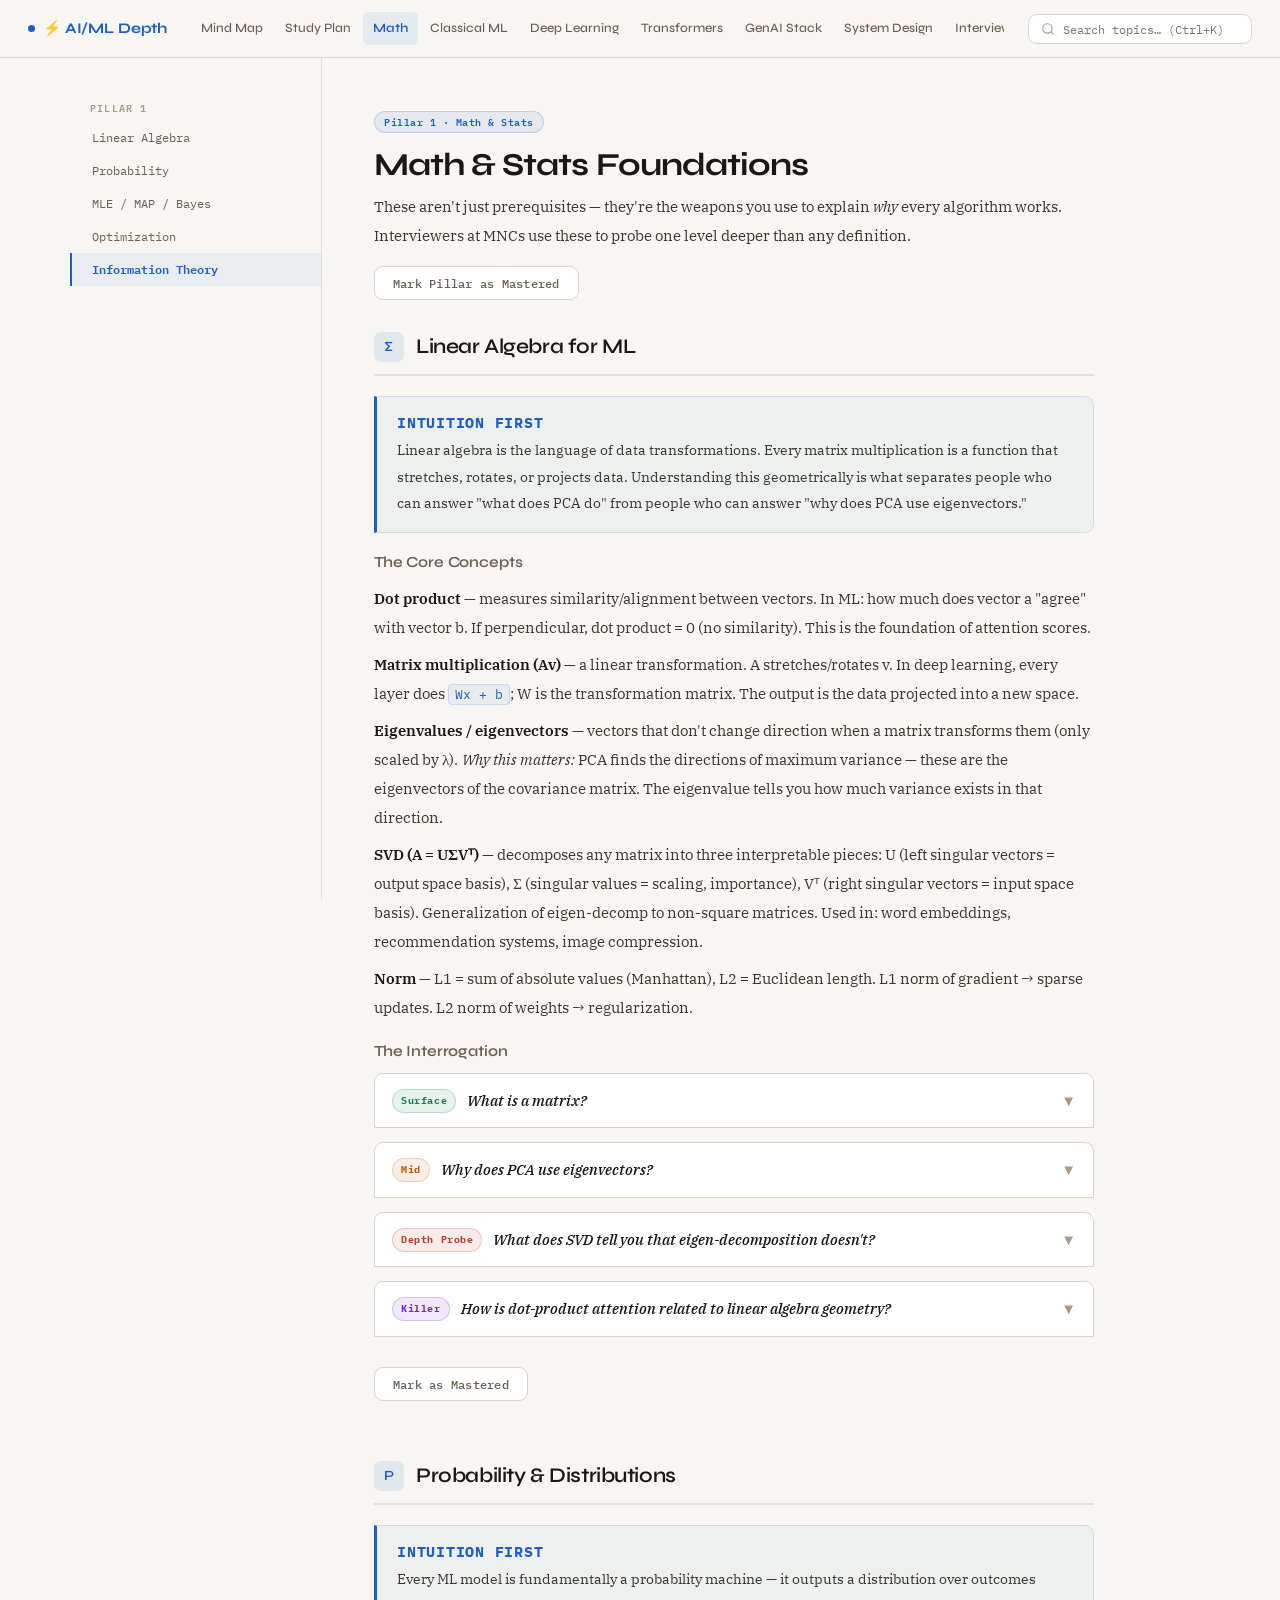
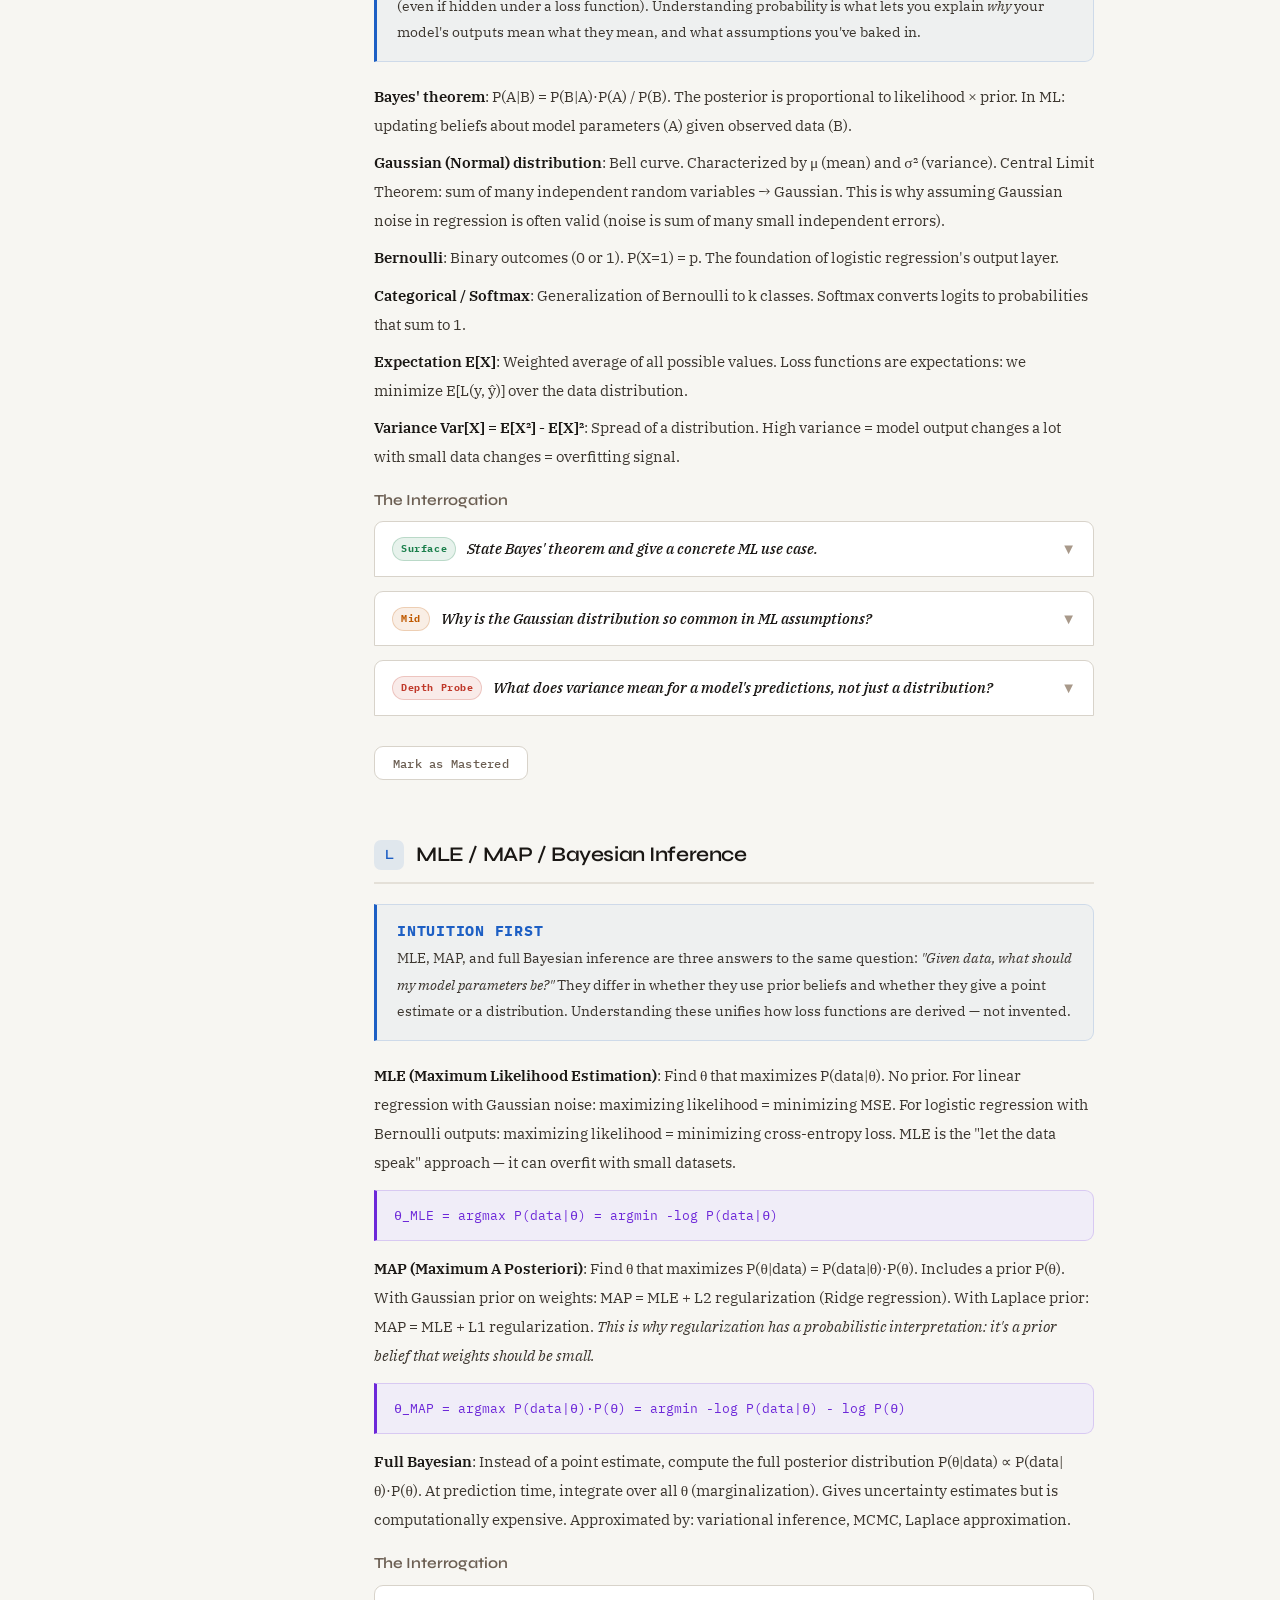
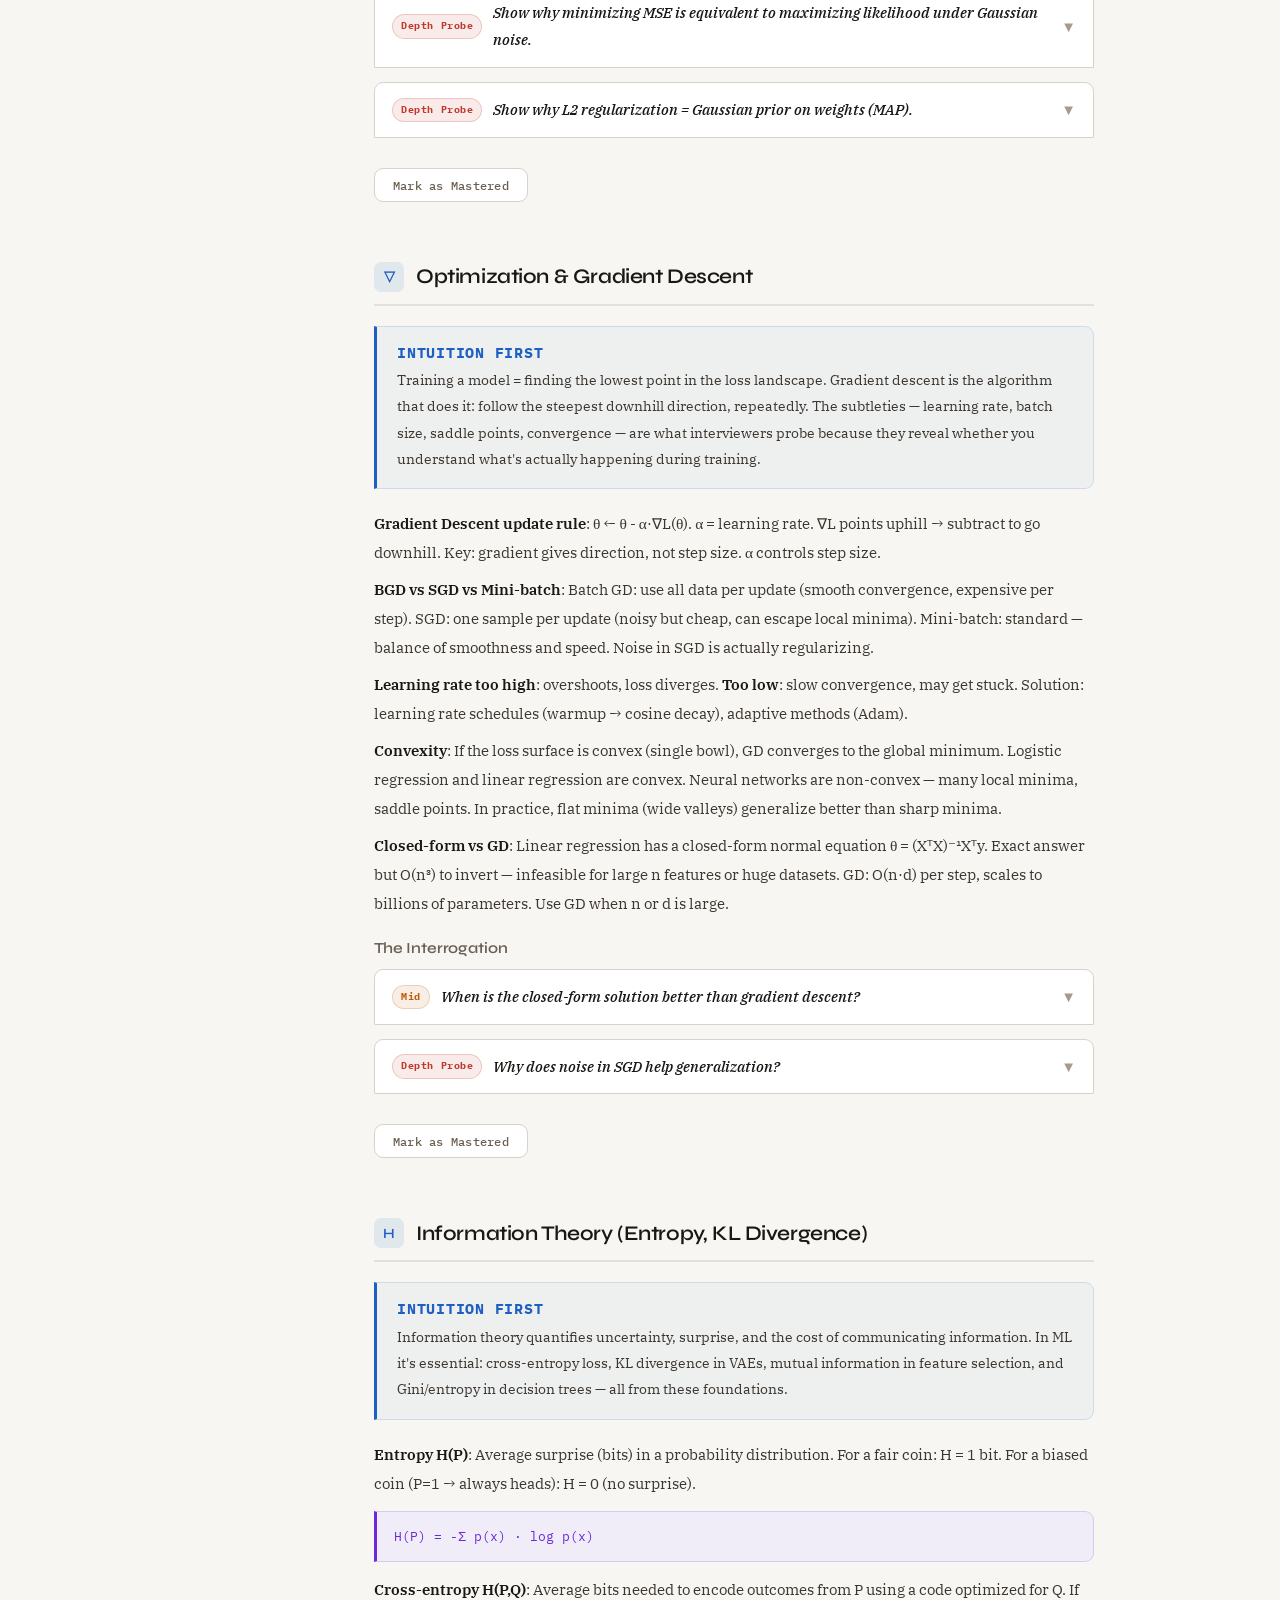
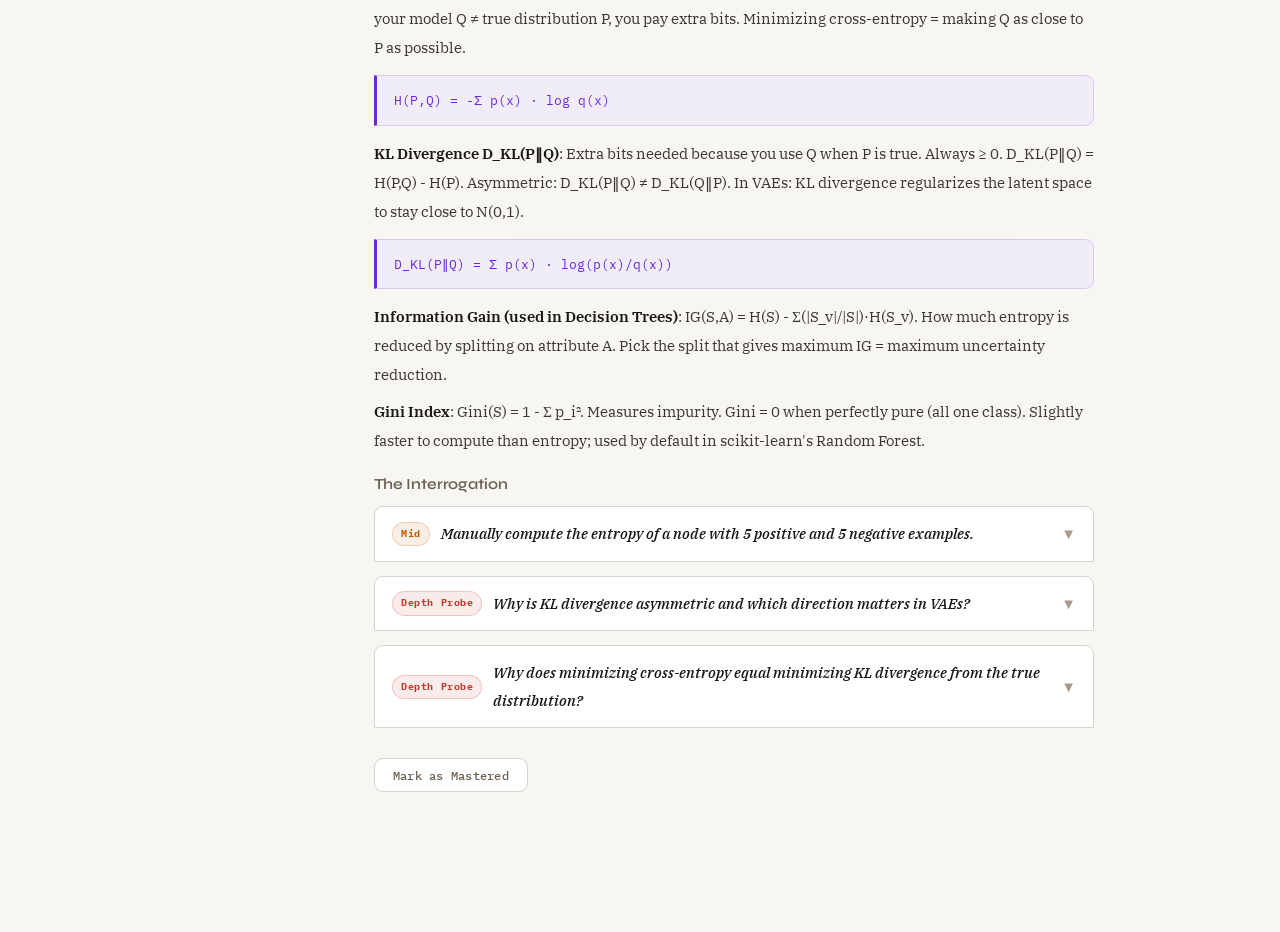
<file: pages/p1-math.html>
<!DOCTYPE html>
<html lang="en">
<head>
  <meta charset="UTF-8" />
  <meta name="viewport" content="width=device-width, initial-scale=1.0" />
  <title>Math & Stats Foundations · AI/ML Depth</title>
  <link rel="preconnect" href="https://fonts.googleapis.com">
  <link rel="preconnect" href="https://fonts.gstatic.com" crossorigin>
  <link rel="stylesheet" href="../css/style.css" />
</head>
<body>
  <nav>
    <a href="../index.html" class="nav-brand">⚡ AI/ML Depth</a>
    <div class="nav-links">
      <a href="../index.html">Mind Map</a>
      <a href="study-plan.html">Study Plan</a>
      <a href="p1-math.html" class="active">Math</a>
      <a href="p2-classical-ml.html">Classical ML</a>
      <a href="p3-deep-learning.html">Deep Learning</a>
      <a href="p4-transformers.html">Transformers</a>
      <a href="p5-genai.html">GenAI Stack</a>
      <a href="p6-system-design.html">System Design</a>
      <a href="interview-qa.html">Interview Q&amp;A</a>
    </div>
    <div class="nav-search" onclick="openSearch()">
      <svg width="14" height="14" viewBox="0 0 24 24" fill="none" stroke="currentColor" stroke-width="2"><circle cx="11" cy="11" r="8"/><path d="m21 21-4.35-4.35"/></svg>
      <input type="text" placeholder="Search topics… (Ctrl+K)" readonly />
    </div>
  </nav>
  <div id="search-overlay"><div id="search-box"><input id="search-input-big" type="text" placeholder="Search…"/><div id="search-results"></div></div></div>

  <div class="page">
    <div class="topic-layout">
      <!-- SIDEBAR -->
      <aside class="topic-sidebar">
        <div class="sidebar-section">Pillar 1</div>
        <a href="#linalg">Linear Algebra</a>
        <a href="#prob">Probability</a>
        <a href="#mle">MLE / MAP / Bayes</a>
        <a href="#opt">Optimization</a>
        <a href="#info">Information Theory</a>
      </aside>

      <!-- CONTENT -->
      <div class="topic-content">
        <div style="margin-bottom:32px;">
          <span class="badge badge-medium" style="margin-bottom:12px;display:inline-flex;">Pillar 1 · Math &amp; Stats</span>
          <h1>Math &amp; Stats Foundations</h1>
          <p style="margin-top:8px;">These aren't just prerequisites — they're the weapons you use to explain <em>why</em> every algorithm works. Interviewers at MNCs use these to probe one level deeper than any definition.</p>
          <button class="mark-btn" style="margin-top:16px;" data-topic-id="p1-all">Mark Pillar as Mastered</button>
        </div>

        <!-- ============================== -->
        <!-- LINEAR ALGEBRA -->
        <!-- ============================== -->
        <div class="depth-section" id="linalg">
          <h2>
            <div class="depth-icon" style="background:rgba(29,95,196,0.1);color:var(--c1)">∑</div>
            Linear Algebra for ML
          </h2>

          <div class="concept-box">
            <h3 style="margin-bottom:6px;font-size:0.95rem;">Intuition First</h3>
            <p style="font-size:0.875rem;">Linear algebra is the language of data transformations. Every matrix multiplication is a function that stretches, rotates, or projects data. Understanding this geometrically is what separates people who can answer "what does PCA do" from people who can answer "why does PCA use eigenvectors."</p>
          </div>

          <h3 style="margin-bottom:12px;margin-top:20px;">The Core Concepts</h3>
          <div style="font-size:0.875rem;color:var(--text-muted);line-height:1.9;">
            <p><strong>Dot product</strong> — measures similarity/alignment between vectors. In ML: how much does vector a "agree" with vector b. If perpendicular, dot product = 0 (no similarity). This is the foundation of attention scores.</p>
            <p style="margin-top:8px;"><strong>Matrix multiplication (Av)</strong> — a linear transformation. A stretches/rotates v. In deep learning, every layer does <code>Wx + b</code>; W is the transformation matrix. The output is the data projected into a new space.</p>
            <p style="margin-top:8px;"><strong>Eigenvalues / eigenvectors</strong> — vectors that don't change direction when a matrix transforms them (only scaled by λ). <em>Why this matters:</em> PCA finds the directions of maximum variance — these are the eigenvectors of the covariance matrix. The eigenvalue tells you how much variance exists in that direction.</p>
            <p style="margin-top:8px;"><strong>SVD (A = UΣVᵀ)</strong> — decomposes any matrix into three interpretable pieces: U (left singular vectors = output space basis), Σ (singular values = scaling, importance), Vᵀ (right singular vectors = input space basis). Generalization of eigen-decomp to non-square matrices. Used in: word embeddings, recommendation systems, image compression.</p>
            <p style="margin-top:8px;"><strong>Norm</strong> — L1 = sum of absolute values (Manhattan), L2 = Euclidean length. L1 norm of gradient → sparse updates. L2 norm of weights → regularization.</p>
          </div>

          <h3 style="margin:20px 0 12px;">The Interrogation</h3>

          <div class="qa-block">
            <div class="qa-question"><span class="q-depth depth-surface">Surface</span> What is a matrix? <span class="qa-toggle" style="margin-left:auto;color:var(--text-dim)">▼</span></div>
            <div class="qa-answer"><p>A matrix is a linear transformation between vector spaces. Multiplying a vector by matrix A maps it from one space to another — stretching and rotating it. This is not just a data structure: <strong>every neural network layer is a matrix multiply that transforms the data into a new representation.</strong></p></div>
          </div>

          <div class="qa-block">
            <div class="qa-question"><span class="q-depth depth-mid">Mid</span> Why does PCA use eigenvectors? <span class="qa-toggle" style="margin-left:auto;color:var(--text-dim)">▼</span></div>
            <div class="qa-answer"><p>PCA finds the directions (in feature space) along which data varies the most. These directions are the eigenvectors of the <strong>covariance matrix</strong>. The eigenvalue λ associated with each eigenvector tells you exactly how much variance exists along that direction. By picking the top-k eigenvectors (largest λ), you retain the most information in k dimensions. The geometric interpretation: eigenvectors are the axes of the data's natural coordinate system.</p></div>
          </div>

          <div class="qa-block">
            <div class="qa-question"><span class="q-depth depth-probe">Depth Probe</span> What does SVD tell you that eigen-decomposition doesn't? <span class="qa-toggle" style="margin-left:auto;color:var(--text-dim)">▼</span></div>
            <div class="qa-answer"><p>Eigen-decomposition only works on square, diagonalizable matrices. SVD works on <em>any</em> m×n matrix. A = UΣVᵀ decomposes it into: U (orthonormal basis for the column/output space), Σ (diagonal matrix of singular values — the "importance" of each dimension), Vᵀ (orthonormal basis for the row/input space). In a recommendation matrix, U is users, V is items, and Σ tells you how important each latent factor is. Truncated SVD (keeping only top-k singular values) gives you the best rank-k approximation — provably optimal by the Eckart–Young theorem.</p></div>
          </div>

          <div class="qa-block">
            <div class="qa-question"><span class="q-depth depth-killer">Killer</span> How is dot-product attention related to linear algebra geometry? <span class="qa-toggle" style="margin-left:auto;color:var(--text-dim)">▼</span></div>
            <div class="qa-answer"><p>Attention scores are dot products between query and key vectors: <code>QKᵀ</code>. A high dot product means the vectors are nearly aligned — i.e., the query and key "agree" strongly. After softmax, this becomes a convex combination (weighted sum) of the value vectors V. Geometrically: attention is asking "which other positions in the sequence are pointing in the same direction as me?" and then moving toward those positions' values. The √d_k scaling prevents the dot products from growing too large (which would push softmax into saturation where gradients vanish).</p></div>
          </div>
          <button class="mark-btn" data-topic-id="p1-linalg" style="margin-top:16px;">Mark as Mastered</button>
        </div>

        <!-- ============================== -->
        <!-- PROBABILITY -->
        <!-- ============================== -->
        <div class="depth-section" id="prob">
          <h2>
            <div class="depth-icon" style="background:rgba(29,95,196,0.1);color:var(--c1)">P</div>
            Probability &amp; Distributions
          </h2>

          <div class="concept-box">
            <h3 style="margin-bottom:6px;font-size:0.95rem;">Intuition First</h3>
            <p style="font-size:0.875rem;">Every ML model is fundamentally a probability machine — it outputs a distribution over outcomes (even if hidden under a loss function). Understanding probability is what lets you explain <em>why</em> your model's outputs mean what they mean, and what assumptions you've baked in.</p>
          </div>

          <div style="font-size:0.875rem;color:var(--text-muted);line-height:1.9;margin-top:16px;">
            <p><strong>Bayes' theorem</strong>: P(A|B) = P(B|A)·P(A) / P(B). The posterior is proportional to likelihood × prior. In ML: updating beliefs about model parameters (A) given observed data (B).</p>
            <p style="margin-top:8px;"><strong>Gaussian (Normal) distribution</strong>: Bell curve. Characterized by μ (mean) and σ² (variance). Central Limit Theorem: sum of many independent random variables → Gaussian. This is why assuming Gaussian noise in regression is often valid (noise is sum of many small independent errors).</p>
            <p style="margin-top:8px;"><strong>Bernoulli</strong>: Binary outcomes (0 or 1). P(X=1) = p. The foundation of logistic regression's output layer.</p>
            <p style="margin-top:8px;"><strong>Categorical / Softmax</strong>: Generalization of Bernoulli to k classes. Softmax converts logits to probabilities that sum to 1.</p>
            <p style="margin-top:8px;"><strong>Expectation E[X]</strong>: Weighted average of all possible values. Loss functions are expectations: we minimize E[L(y, ŷ)] over the data distribution.</p>
            <p style="margin-top:8px;"><strong>Variance Var[X] = E[X²] - E[X]²</strong>: Spread of a distribution. High variance = model output changes a lot with small data changes = overfitting signal.</p>
          </div>

          <h3 style="margin:20px 0 12px;">The Interrogation</h3>

          <div class="qa-block">
            <div class="qa-question"><span class="q-depth depth-surface">Surface</span> State Bayes' theorem and give a concrete ML use case. <span class="qa-toggle" style="margin-left:auto;color:var(--text-dim)">▼</span></div>
            <div class="qa-answer"><p>P(θ|data) = P(data|θ)·P(θ) / P(data). In Naive Bayes spam filtering: P(spam|words) ∝ P(words|spam)·P(spam). The likelihood P(words|spam) is estimated from training data, the prior P(spam) is the base rate of spam, and the posterior P(spam|words) is what we want for classification. The "naive" assumption is that words are conditionally independent given the class.</p></div>
          </div>

          <div class="qa-block">
            <div class="qa-question"><span class="q-depth depth-mid">Mid</span> Why is the Gaussian distribution so common in ML assumptions? <span class="qa-toggle" style="margin-left:auto;color:var(--text-dim)">▼</span></div>
            <div class="qa-answer"><p>Three reasons: (1) <strong>Central Limit Theorem</strong> — if noise is the sum of many small independent factors, it converges to Gaussian regardless of each factor's distribution. (2) <strong>Mathematical convenience</strong> — Gaussian has nice conjugate priors, closed-form integrals, and is fully characterized by just μ and σ². (3) <strong>Maximum entropy</strong> — among all distributions with known mean and variance, the Gaussian has maximum entropy (makes the fewest additional assumptions). Assuming Gaussian noise in linear regression leads directly to least-squares loss (MSE) as the correct objective under MLE.</p></div>
          </div>

          <div class="qa-block">
            <div class="qa-question"><span class="q-depth depth-probe">Depth Probe</span> What does variance mean for a model's predictions, not just a distribution? <span class="qa-toggle" style="margin-left:auto;color:var(--text-dim)">▼</span></div>
            <div class="qa-answer"><p>High model variance means the model's predictions change substantially when trained on different subsets of the training data. It's the "sensitivity to the specific training set" part of the bias-variance tradeoff. Mathematically, for a model ŷ, variance = E[(ŷ - E[ŷ])²] over different training samples. A decision tree with no max-depth has high variance: each tree looks very different. The expected test error = bias² + variance + irreducible noise. Reducing variance usually means adding a constraint (regularization, dropout, ensemble averaging).</p></div>
          </div>
          <button class="mark-btn" data-topic-id="p1-prob" style="margin-top:16px;">Mark as Mastered</button>
        </div>

        <!-- ============================== -->
        <!-- MLE / MAP -->
        <!-- ============================== -->
        <div class="depth-section" id="mle">
          <h2>
            <div class="depth-icon" style="background:rgba(29,95,196,0.1);color:var(--c1)">L</div>
            MLE / MAP / Bayesian Inference
          </h2>

          <div class="concept-box">
            <h3 style="margin-bottom:6px;font-size:0.95rem;">Intuition First</h3>
            <p style="font-size:0.875rem;">MLE, MAP, and full Bayesian inference are three answers to the same question: <em>"Given data, what should my model parameters be?"</em> They differ in whether they use prior beliefs and whether they give a point estimate or a distribution. Understanding these unifies how loss functions are derived — not invented.</p>
          </div>

          <div style="font-size:0.875rem;color:var(--text-muted);line-height:1.9;margin-top:16px;">
            <p><strong>MLE (Maximum Likelihood Estimation)</strong>: Find θ that maximizes P(data|θ). No prior. For linear regression with Gaussian noise: maximizing likelihood = minimizing MSE. For logistic regression with Bernoulli outputs: maximizing likelihood = minimizing cross-entropy loss. MLE is the "let the data speak" approach — it can overfit with small datasets.</p>
            <div class="math">θ_MLE = argmax P(data|θ) = argmin -log P(data|θ)</div>
            <p style="margin-top:8px;"><strong>MAP (Maximum A Posteriori)</strong>: Find θ that maximizes P(θ|data) = P(data|θ)·P(θ). Includes a prior P(θ). With Gaussian prior on weights: MAP = MLE + L2 regularization (Ridge regression). With Laplace prior: MAP = MLE + L1 regularization. <em>This is why regularization has a probabilistic interpretation: it's a prior belief that weights should be small.</em></p>
            <div class="math">θ_MAP = argmax P(data|θ)·P(θ) = argmin -log P(data|θ) - log P(θ)</div>
            <p style="margin-top:8px;"><strong>Full Bayesian</strong>: Instead of a point estimate, compute the full posterior distribution P(θ|data) ∝ P(data|θ)·P(θ). At prediction time, integrate over all θ (marginalization). Gives uncertainty estimates but is computationally expensive. Approximated by: variational inference, MCMC, Laplace approximation.</p>
          </div>

          <h3 style="margin:20px 0 12px;">The Interrogation</h3>

          <div class="qa-block">
            <div class="qa-question"><span class="q-depth depth-probe">Depth Probe</span> Show why minimizing MSE is equivalent to maximizing likelihood under Gaussian noise. <span class="qa-toggle" style="margin-left:auto;color:var(--text-dim)">▼</span></div>
            <div class="qa-answer">
              <p>Assume y = f(x;θ) + ε where ε ~ N(0, σ²). Then:</p>
              <div class="math">P(y|x,θ) = N(f(x;θ), σ²) = (1/√2πσ²) · exp(-(y - f(x;θ))² / 2σ²)</div>
              <p>Log-likelihood over n samples:</p>
              <div class="math">log L = -n·log(√2πσ²) - (1/2σ²) · Σ(y_i - ŷ_i)²</div>
              <p>Maximizing log L = minimizing Σ(y_i - ŷ_i)² = <strong>MSE</strong>. The Gaussian noise assumption is baked into choosing MSE as your loss. If noise is Laplacian → MLE gives MAE instead.</p>
            </div>
          </div>

          <div class="qa-block">
            <div class="qa-question"><span class="q-depth depth-probe">Depth Probe</span> Show why L2 regularization = Gaussian prior on weights (MAP). <span class="qa-toggle" style="margin-left:auto;color:var(--text-dim)">▼</span></div>
            <div class="qa-answer">
              <p>MAP: θ* = argmax log P(data|θ) + log P(θ). With Gaussian prior P(θ) = N(0, τ²):</p>
              <div class="math">log P(θ) = -θ²/2τ² + const</div>
              <p>So MAP objective = maximize [log P(data|θ) - λ·‖θ‖²] where λ = 1/2τ². Minimizing the negative: <strong>loss + λ‖θ‖² = L2 regularized loss</strong>. The regularization strength λ is the inverse of the prior variance: stronger prior (smaller τ²) → larger λ → heavier regularization. With Laplace prior P(θ) ∝ exp(-|θ|/b), log P(θ) = -|θ|/b → L1 regularization.</p>
            </div>
          </div>
          <button class="mark-btn" data-topic-id="p1-mle" style="margin-top:16px;">Mark as Mastered</button>
        </div>

        <!-- ============================== -->
        <!-- OPTIMIZATION -->
        <!-- ============================== -->
        <div class="depth-section" id="opt">
          <h2>
            <div class="depth-icon" style="background:rgba(29,95,196,0.1);color:var(--c1)">▽</div>
            Optimization &amp; Gradient Descent
          </h2>

          <div class="concept-box">
            <h3 style="margin-bottom:6px;font-size:0.95rem;">Intuition First</h3>
            <p style="font-size:0.875rem;">Training a model = finding the lowest point in the loss landscape. Gradient descent is the algorithm that does it: follow the steepest downhill direction, repeatedly. The subtleties — learning rate, batch size, saddle points, convergence — are what interviewers probe because they reveal whether you understand what's actually happening during training.</p>
          </div>

          <div style="font-size:0.875rem;color:var(--text-muted);line-height:1.9;margin-top:16px;">
            <p><strong>Gradient Descent update rule</strong>: θ ← θ - α·∇L(θ). α = learning rate. ∇L points uphill → subtract to go downhill. Key: gradient gives direction, not step size. α controls step size.</p>
            <p style="margin-top:8px;"><strong>BGD vs SGD vs Mini-batch</strong>: Batch GD: use all data per update (smooth convergence, expensive per step). SGD: one sample per update (noisy but cheap, can escape local minima). Mini-batch: standard — balance of smoothness and speed. Noise in SGD is actually regularizing.</p>
            <p style="margin-top:8px;"><strong>Learning rate too high</strong>: overshoots, loss diverges. <strong>Too low</strong>: slow convergence, may get stuck. Solution: learning rate schedules (warmup → cosine decay), adaptive methods (Adam).</p>
            <p style="margin-top:8px;"><strong>Convexity</strong>: If the loss surface is convex (single bowl), GD converges to the global minimum. Logistic regression and linear regression are convex. Neural networks are non-convex — many local minima, saddle points. In practice, flat minima (wide valleys) generalize better than sharp minima.</p>
            <p style="margin-top:8px;"><strong>Closed-form vs GD</strong>: Linear regression has a closed-form normal equation θ = (XᵀX)⁻¹Xᵀy. Exact answer but O(n³) to invert — infeasible for large n features or huge datasets. GD: O(n·d) per step, scales to billions of parameters. Use GD when n or d is large.</p>
          </div>

          <h3 style="margin:20px 0 12px;">The Interrogation</h3>

          <div class="qa-block">
            <div class="qa-question"><span class="q-depth depth-mid">Mid</span> When is the closed-form solution better than gradient descent? <span class="qa-toggle" style="margin-left:auto;color:var(--text-dim)">▼</span></div>
            <div class="qa-answer"><p>Closed-form (normal equation) is better when: (1) features n is small (matrix inversion is O(n³), becomes impractical when n > ~10k), (2) you need the exact optimal solution, (3) you can afford the memory for XᵀX. GD is better when: (1) dataset is too large to fit in memory (use stochastic/mini-batch), (2) n is very large (n³ inversion is infeasible), (3) the problem is non-convex (no closed form exists), (4) online learning where data arrives incrementally.</p></div>
          </div>

          <div class="qa-block">
            <div class="qa-question"><span class="q-depth depth-probe">Depth Probe</span> Why does noise in SGD help generalization? <span class="qa-toggle" style="margin-left:auto;color:var(--text-dim)">▼</span></div>
            <div class="qa-answer"><p>SGD gradient is a noisy estimate of the true gradient. This noise serves two purposes: (1) <strong>Escape local minima / saddle points</strong> — deterministic GD would get stuck; stochastic noise kicks it out. (2) <strong>Implicit regularization toward flat minima</strong> — noise naturally biases convergence toward wider valleys in the loss surface. Sharp minima overfit: a small perturbation in input → large change in loss. Flat minima generalize: the same perturbation has little effect. The magnitude of SGD noise is proportional to batch-size⁻¹/², so smaller batches = more noise = stronger implicit regularization.</p></div>
          </div>
          <button class="mark-btn" data-topic-id="p1-opt" style="margin-top:16px;">Mark as Mastered</button>
        </div>

        <!-- ============================== -->
        <!-- INFORMATION THEORY -->
        <!-- ============================== -->
        <div class="depth-section" id="info">
          <h2>
            <div class="depth-icon" style="background:rgba(29,95,196,0.1);color:var(--c1)">H</div>
            Information Theory (Entropy, KL Divergence)
          </h2>

          <div class="concept-box">
            <h3 style="margin-bottom:6px;font-size:0.95rem;">Intuition First</h3>
            <p style="font-size:0.875rem;">Information theory quantifies uncertainty, surprise, and the cost of communicating information. In ML it's essential: cross-entropy loss, KL divergence in VAEs, mutual information in feature selection, and Gini/entropy in decision trees — all from these foundations.</p>
          </div>

          <div style="font-size:0.875rem;color:var(--text-muted);line-height:1.9;margin-top:16px;">
            <p><strong>Entropy H(P)</strong>: Average surprise (bits) in a probability distribution. For a fair coin: H = 1 bit. For a biased coin (P=1 → always heads): H = 0 (no surprise).</p>
            <div class="math">H(P) = -Σ p(x) · log p(x)</div>
            <p style="margin-top:8px;"><strong>Cross-entropy H(P,Q)</strong>: Average bits needed to encode outcomes from P using a code optimized for Q. If your model Q ≠ true distribution P, you pay extra bits. Minimizing cross-entropy = making Q as close to P as possible.</p>
            <div class="math">H(P,Q) = -Σ p(x) · log q(x)</div>
            <p style="margin-top:8px;"><strong>KL Divergence D_KL(P‖Q)</strong>: Extra bits needed because you use Q when P is true. Always ≥ 0. D_KL(P‖Q) = H(P,Q) - H(P). Asymmetric: D_KL(P‖Q) ≠ D_KL(Q‖P). In VAEs: KL divergence regularizes the latent space to stay close to N(0,1).</p>
            <div class="math">D_KL(P‖Q) = Σ p(x) · log(p(x)/q(x))</div>
            <p style="margin-top:8px;"><strong>Information Gain (used in Decision Trees)</strong>: IG(S,A) = H(S) - Σ(|S_v|/|S|)·H(S_v). How much entropy is reduced by splitting on attribute A. Pick the split that gives maximum IG = maximum uncertainty reduction.</p>
            <p style="margin-top:8px;"><strong>Gini Index</strong>: Gini(S) = 1 - Σ p_i². Measures impurity. Gini = 0 when perfectly pure (all one class). Slightly faster to compute than entropy; used by default in scikit-learn's Random Forest.</p>
          </div>

          <h3 style="margin:20px 0 12px;">The Interrogation</h3>

          <div class="qa-block">
            <div class="qa-question"><span class="q-depth depth-mid">Mid</span> Manually compute the entropy of a node with 5 positive and 5 negative examples. <span class="qa-toggle" style="margin-left:auto;color:var(--text-dim)">▼</span></div>
            <div class="qa-answer">
              <p>P(+) = 0.5, P(-) = 0.5.</p>
              <div class="math">H = -(0.5·log₂0.5 + 0.5·log₂0.5) = -(0.5·(-1) + 0.5·(-1)) = 1.0 bit</div>
              <p>Maximum entropy for binary = 1 bit (perfectly uncertain). A pure node (all one class) has H = 0. This is the quantity decision trees try to minimize after each split.</p>
            </div>
          </div>

          <div class="qa-block">
            <div class="qa-question"><span class="q-depth depth-probe">Depth Probe</span> Why is KL divergence asymmetric and which direction matters in VAEs? <span class="qa-toggle" style="margin-left:auto;color:var(--text-dim)">▼</span></div>
            <div class="qa-answer"><p>D_KL(P‖Q) = "cost of coding P using Q" ≠ D_KL(Q‖P). Asymmetry has real consequences: D_KL(P‖Q) = ∞ wherever Q=0 but P≠0 — it forces Q to cover all of P's support (mean-seeking). D_KL(Q‖P) can be 0 by concentrating Q where P is large (mode-seeking). In VAEs, we minimize D_KL(q(z|x) ‖ p(z)) where p(z) = N(0,1). This uses the reverse KL — q (encoder posterior) is mode-seeking toward the prior. This is intentional: it encourages the encoder to produce compact, unimodal distributions for each input. The forward KL would force coverage of the entire N(0,1) which isn't what we want per input.</p></div>
          </div>

          <div class="qa-block">
            <div class="qa-question"><span class="q-depth depth-probe">Depth Probe</span> Why does minimizing cross-entropy equal minimizing KL divergence from the true distribution? <span class="qa-toggle" style="margin-left:auto;color:var(--text-dim)">▼</span></div>
            <div class="qa-answer">
              <p>D_KL(P‖Q) = H(P,Q) - H(P). Since H(P) (true data entropy) is fixed (doesn't depend on model parameters), minimizing D_KL(P‖Q) over θ is equivalent to minimizing cross-entropy H(P,Q). So when you minimize cross-entropy loss in classification, you are making the model distribution Q as close to the true label distribution P as possible in KL divergence. Cross-entropy is the practical, computable proxy for KL divergence.</p>
            </div>
          </div>
          <button class="mark-btn" data-topic-id="p1-info" style="margin-top:16px;">Mark as Mastered</button>
        </div>

      </div><!-- /topic-content -->
    </div><!-- /topic-layout -->
  </div>

  <script src="../js/app.js"></script>
</body>
</html>
</file>
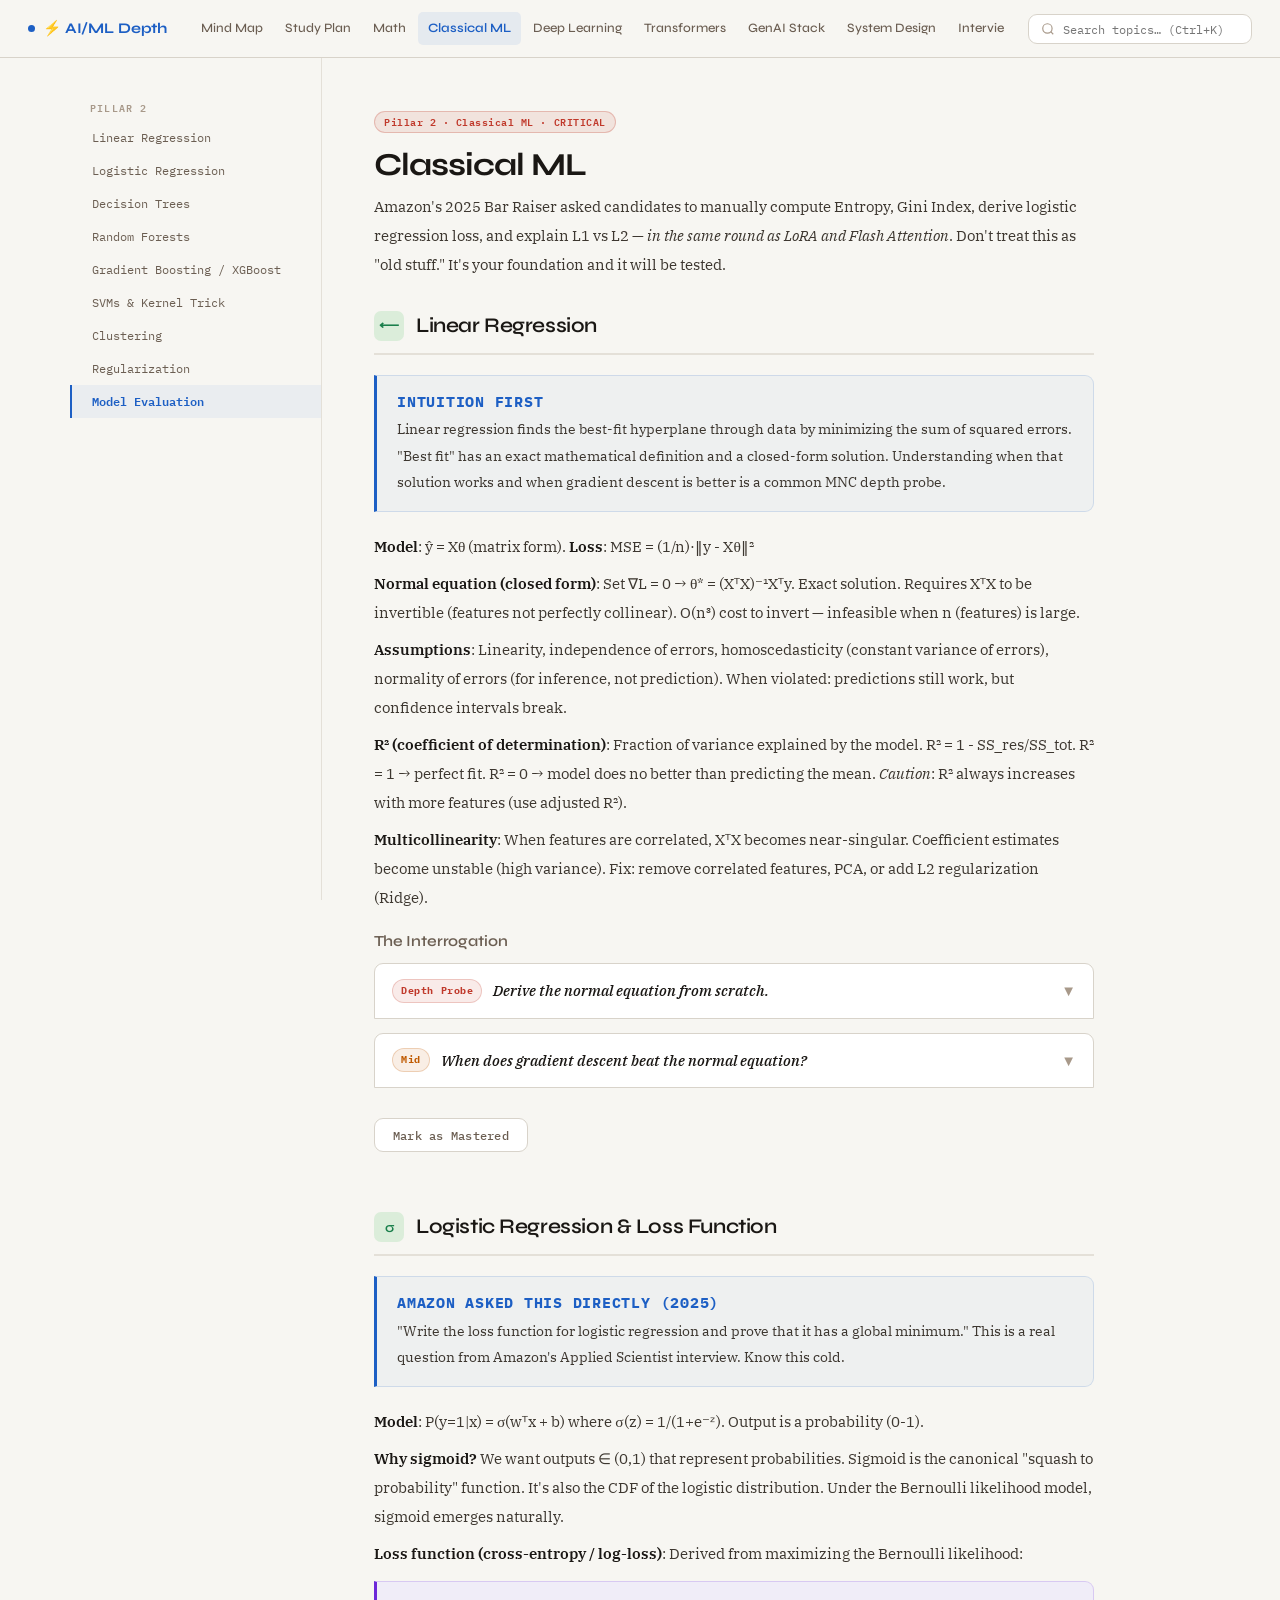
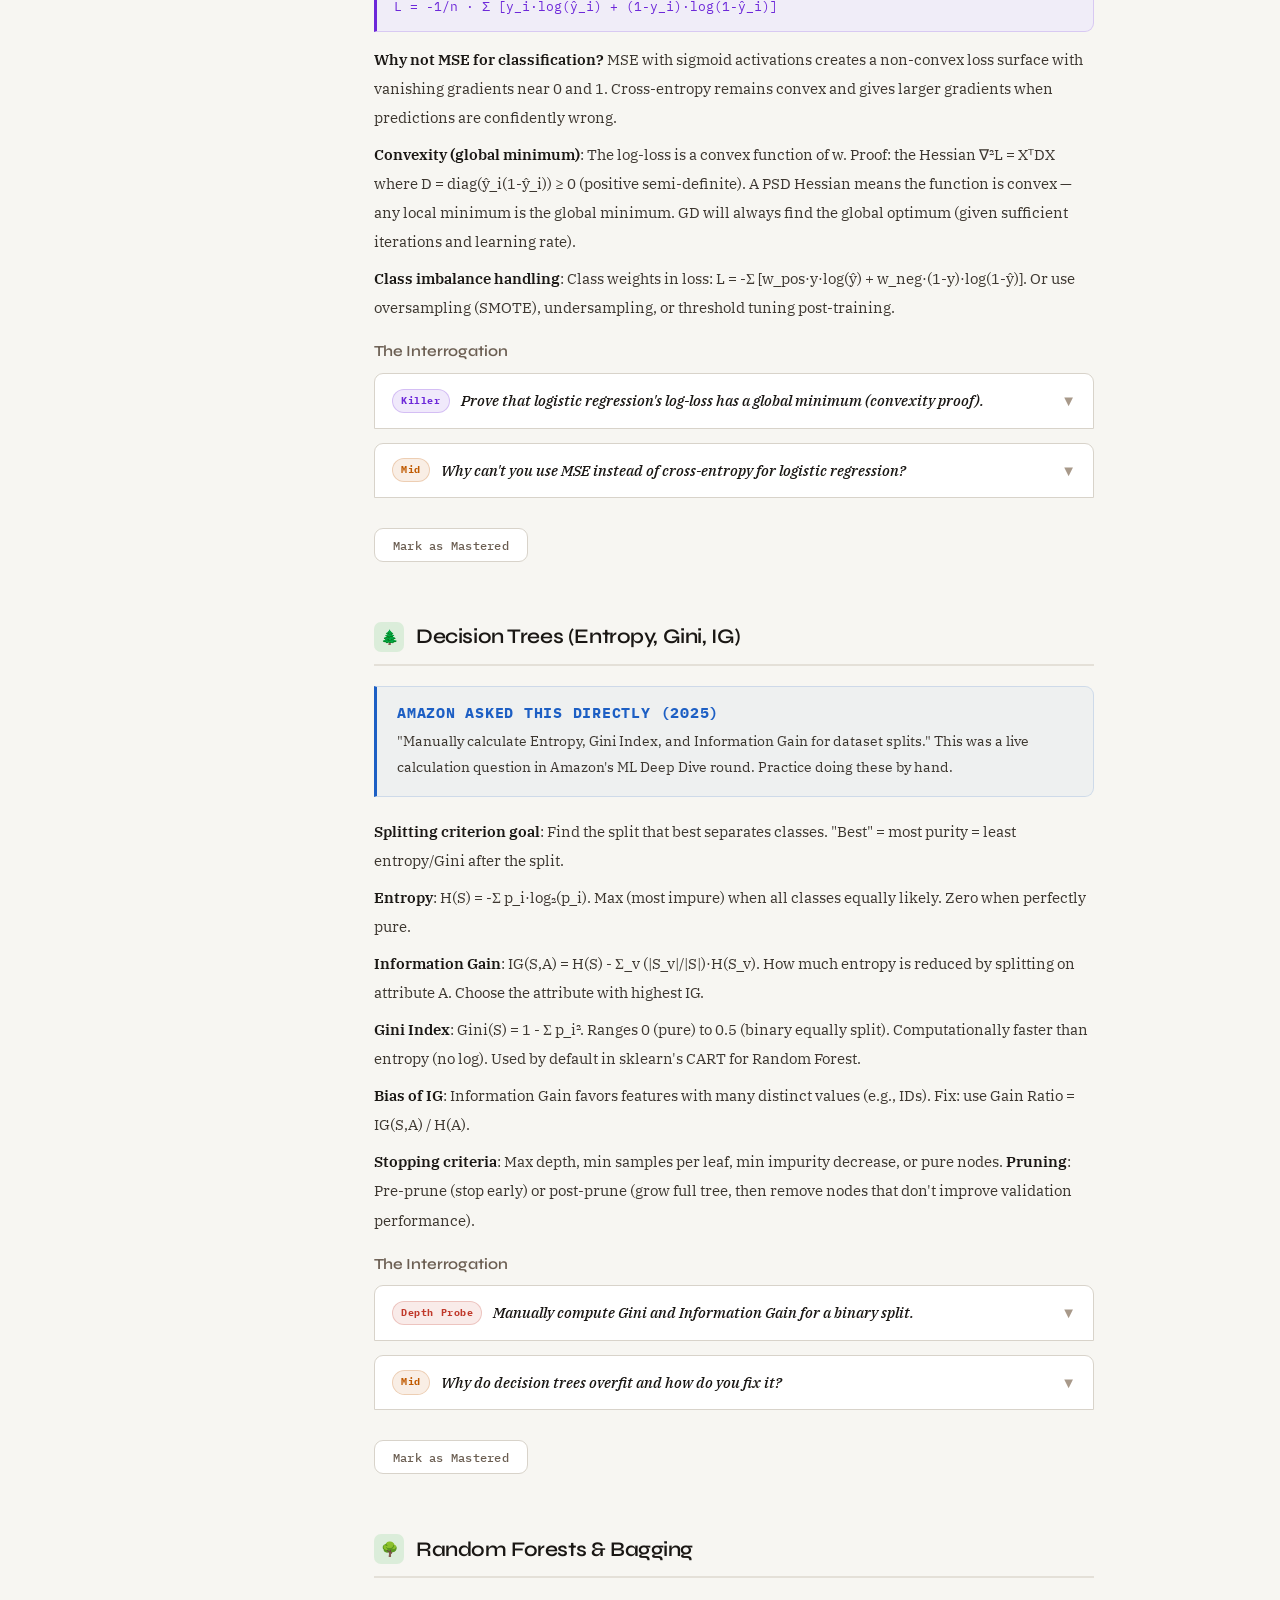
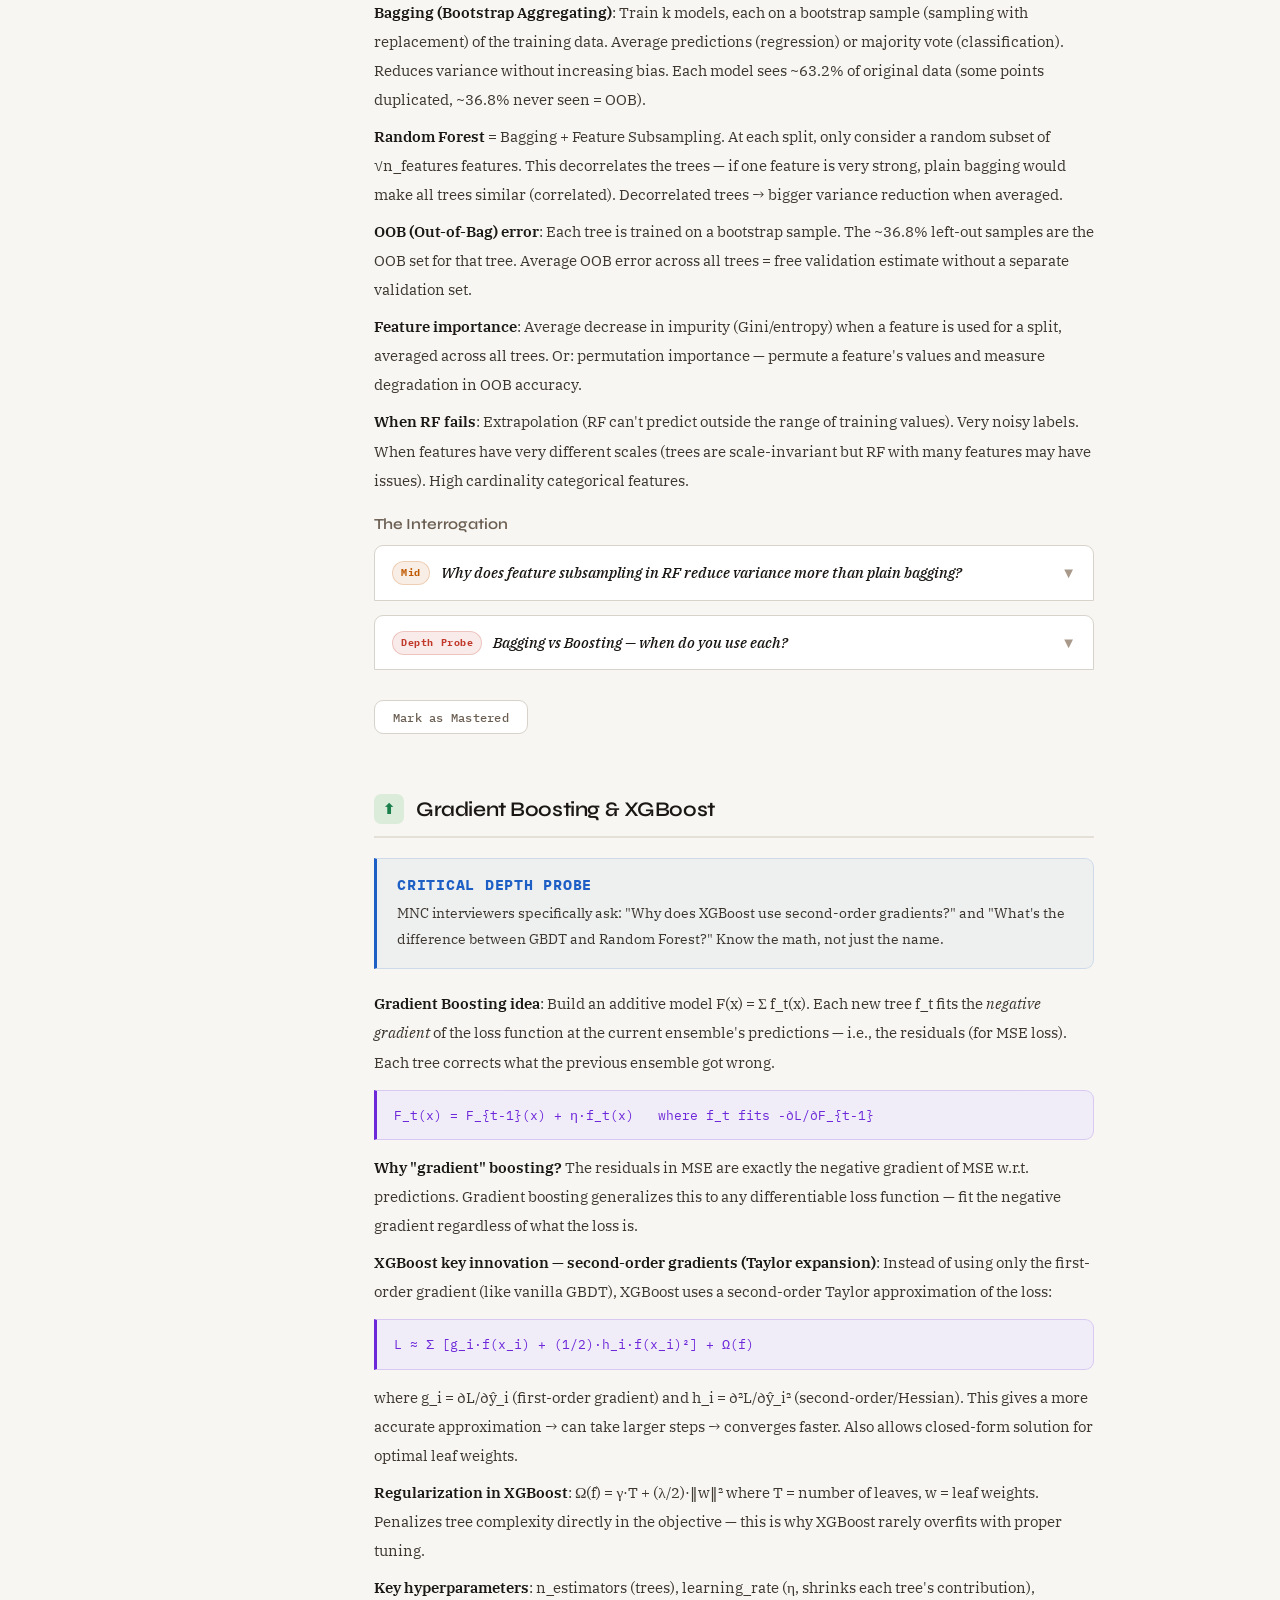
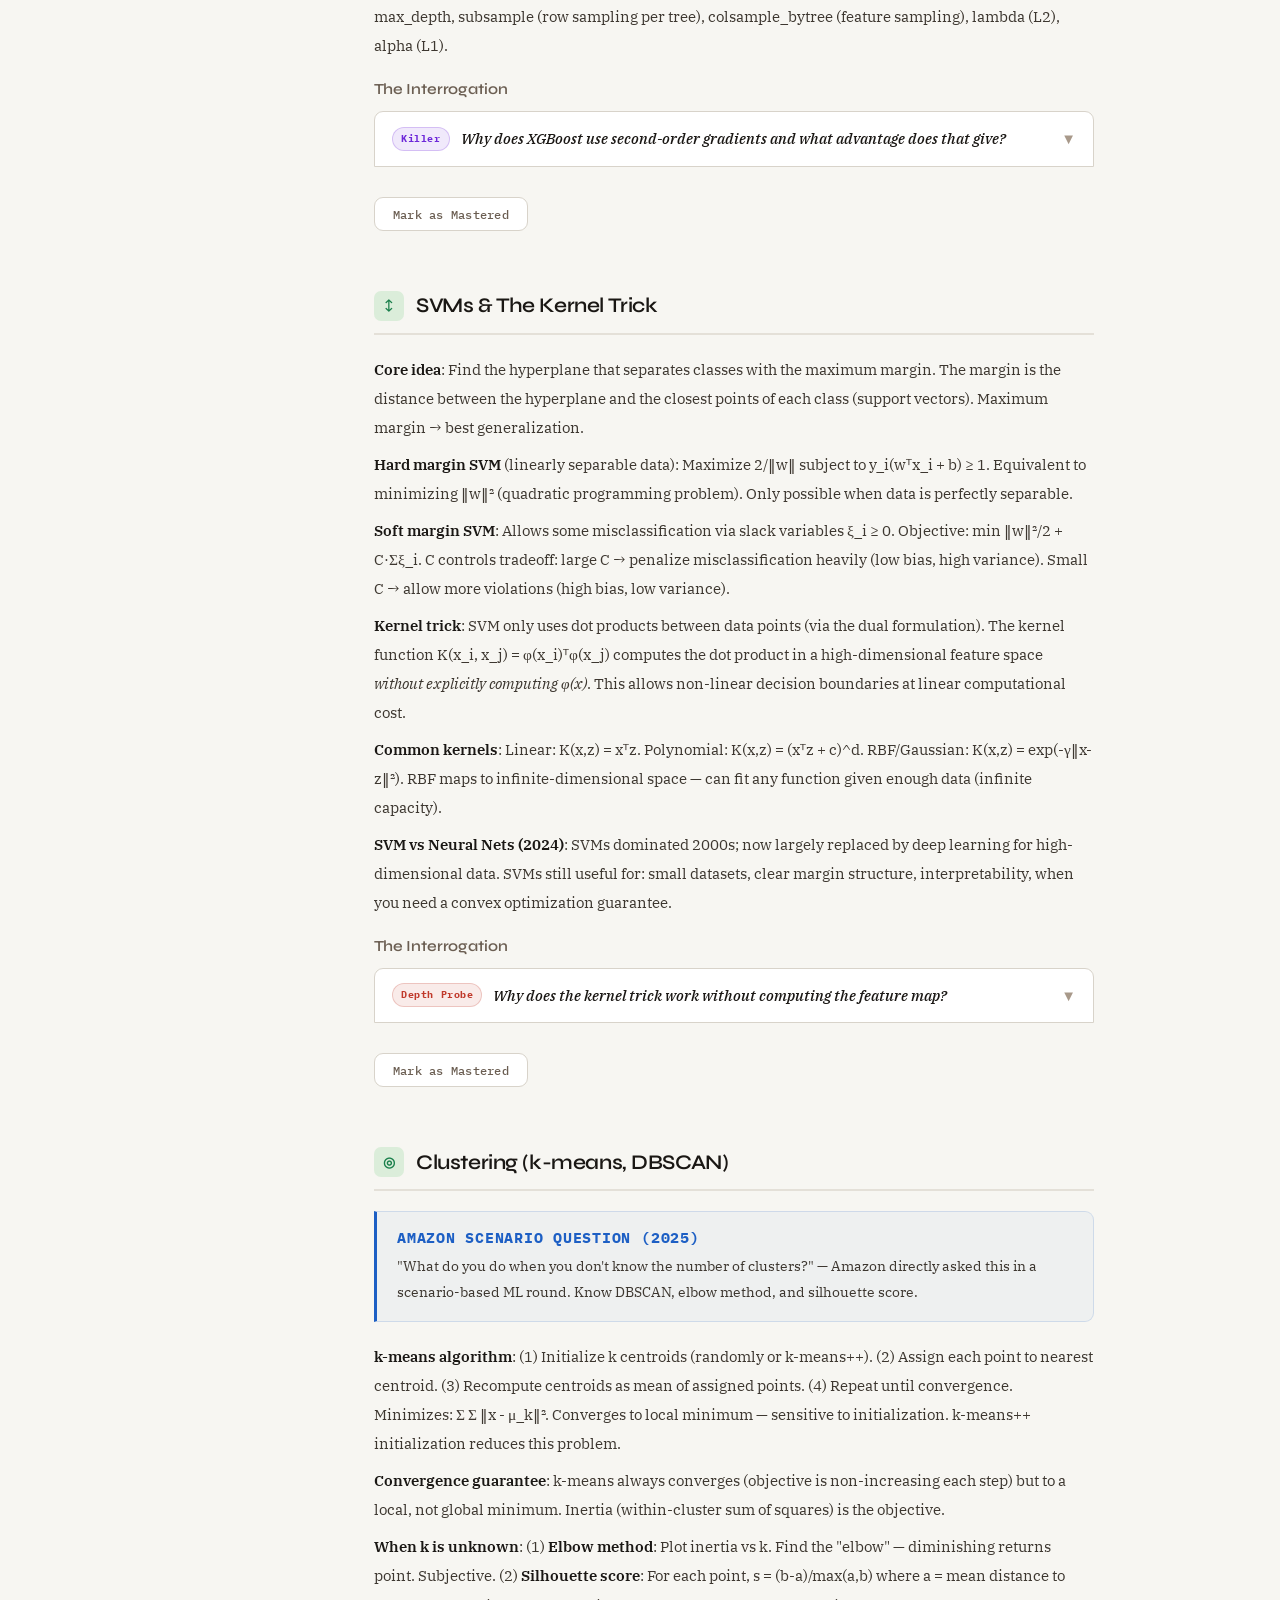
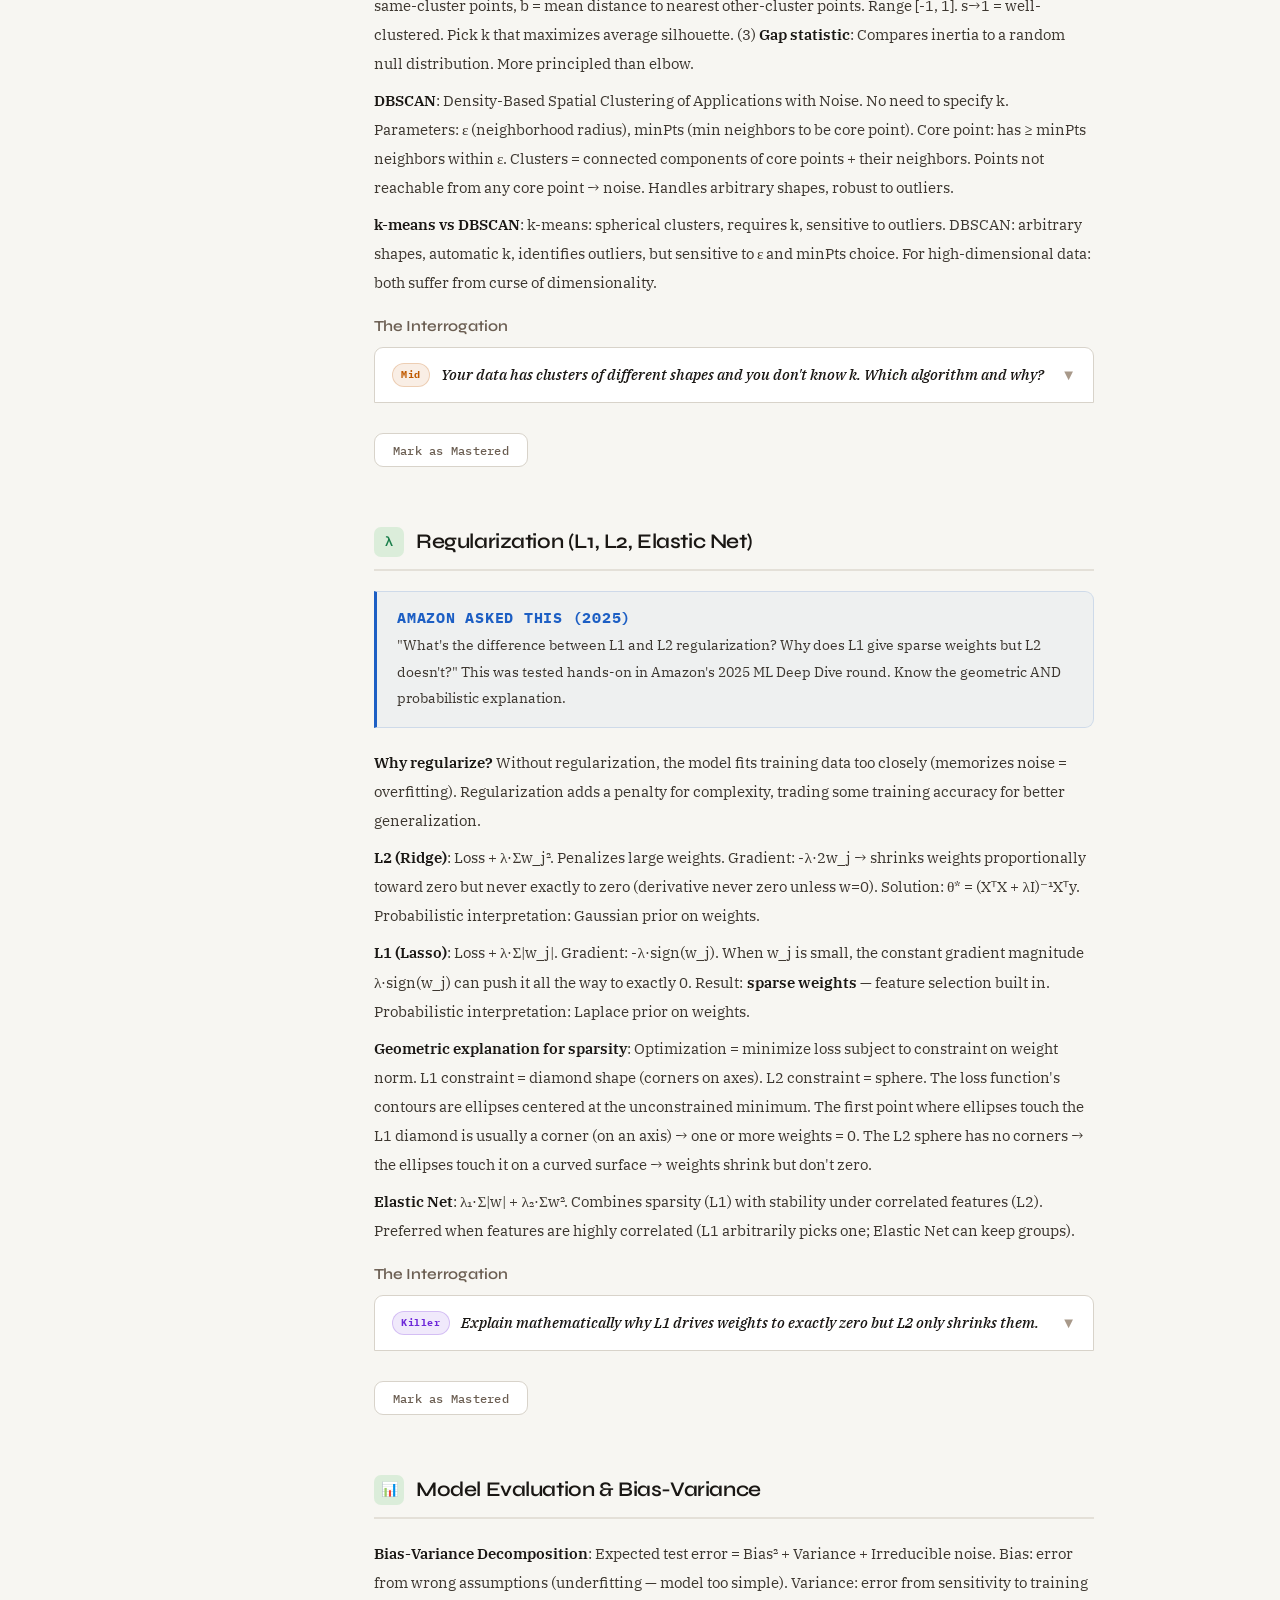
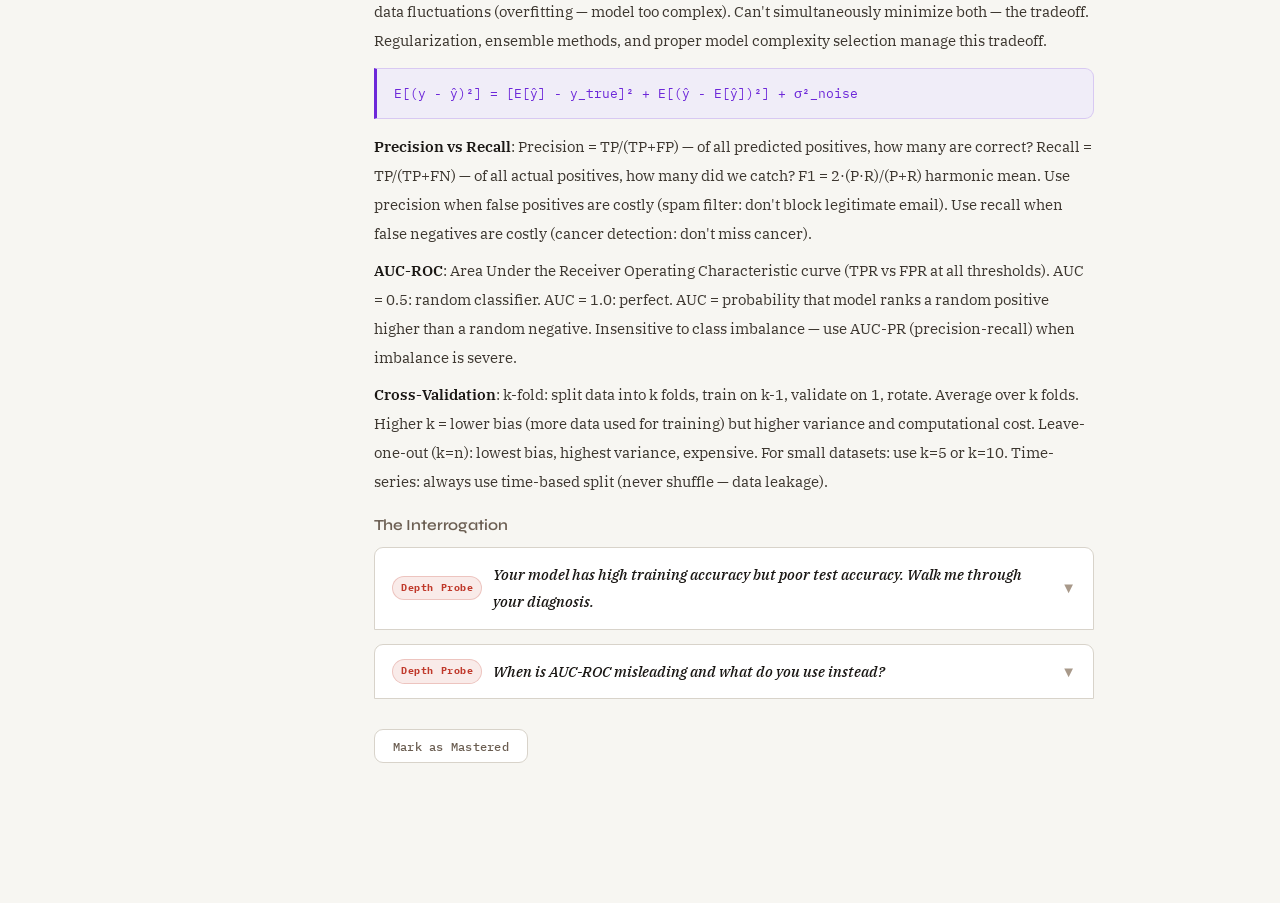
<file: pages/p2-classical-ml.html>
<!DOCTYPE html>
<html lang="en">
<head>
  <meta charset="UTF-8" />
  <meta name="viewport" content="width=device-width, initial-scale=1.0" />
  <title>Classical ML · AI/ML Depth</title>
  <link rel="preconnect" href="https://fonts.googleapis.com">
  <link rel="preconnect" href="https://fonts.gstatic.com" crossorigin>
  <link rel="stylesheet" href="../css/style.css" />
</head>
<body>
  <nav>
    <a href="../index.html" class="nav-brand">⚡ AI/ML Depth</a>
    <div class="nav-links">
      <a href="../index.html">Mind Map</a>
      <a href="study-plan.html">Study Plan</a>
      <a href="p1-math.html">Math</a>
      <a href="p2-classical-ml.html" class="active">Classical ML</a>
      <a href="p3-deep-learning.html">Deep Learning</a>
      <a href="p4-transformers.html">Transformers</a>
      <a href="p5-genai.html">GenAI Stack</a>
      <a href="p6-system-design.html">System Design</a>
      <a href="interview-qa.html">Interview Q&amp;A</a>
    </div>
    <div class="nav-search" onclick="openSearch()">
      <svg width="14" height="14" viewBox="0 0 24 24" fill="none" stroke="currentColor" stroke-width="2"><circle cx="11" cy="11" r="8"/><path d="m21 21-4.35-4.35"/></svg>
      <input type="text" placeholder="Search topics… (Ctrl+K)" readonly />
    </div>
  </nav>
  <div id="search-overlay"><div id="search-box"><input id="search-input-big" type="text" placeholder="Search…"/><div id="search-results"></div></div></div>

  <div class="page">
    <div class="topic-layout">
      <aside class="topic-sidebar">
        <div class="sidebar-section">Pillar 2</div>
        <a href="#linreg">Linear Regression</a>
        <a href="#logreg">Logistic Regression</a>
        <a href="#trees">Decision Trees</a>
        <a href="#rf">Random Forests</a>
        <a href="#boost">Gradient Boosting / XGBoost</a>
        <a href="#svm">SVMs &amp; Kernel Trick</a>
        <a href="#cluster">Clustering</a>
        <a href="#reg">Regularization</a>
        <a href="#eval">Model Evaluation</a>
      </aside>

      <div class="topic-content">
        <div style="margin-bottom:32px;">
          <span class="badge badge-critical" style="margin-bottom:12px;display:inline-flex;">Pillar 2 · Classical ML · CRITICAL</span>
          <h1>Classical ML</h1>
          <p style="margin-top:8px;">Amazon's 2025 Bar Raiser asked candidates to manually compute Entropy, Gini Index, derive logistic regression loss, and explain L1 vs L2 — <em>in the same round as LoRA and Flash Attention</em>. Don't treat this as "old stuff." It's your foundation and it will be tested.</p>
        </div>

        <!-- LINEAR REGRESSION -->
        <div class="depth-section" id="linreg">
          <h2><div class="depth-icon" style="background:rgba(63,185,80,0.15);color:var(--c2)">⟵</div>Linear Regression</h2>
          <div class="concept-box">
            <h3 style="margin-bottom:6px;font-size:0.95rem;">Intuition First</h3>
            <p style="font-size:0.875rem;">Linear regression finds the best-fit hyperplane through data by minimizing the sum of squared errors. "Best fit" has an exact mathematical definition and a closed-form solution. Understanding when that solution works and when gradient descent is better is a common MNC depth probe.</p>
          </div>
          <div style="font-size:0.875rem;color:var(--text-muted);line-height:1.9;margin-top:16px;">
            <p><strong>Model</strong>: ŷ = Xθ (matrix form). <strong>Loss</strong>: MSE = (1/n)·‖y - Xθ‖²</p>
            <p style="margin-top:8px;"><strong>Normal equation (closed form)</strong>: Set ∇L = 0 → θ* = (XᵀX)⁻¹Xᵀy. Exact solution. Requires XᵀX to be invertible (features not perfectly collinear). O(n³) cost to invert — infeasible when n (features) is large.</p>
            <p style="margin-top:8px;"><strong>Assumptions</strong>: Linearity, independence of errors, homoscedasticity (constant variance of errors), normality of errors (for inference, not prediction). When violated: predictions still work, but confidence intervals break.</p>
            <p style="margin-top:8px;"><strong>R² (coefficient of determination)</strong>: Fraction of variance explained by the model. R² = 1 - SS_res/SS_tot. R² = 1 → perfect fit. R² = 0 → model does no better than predicting the mean. <em>Caution</em>: R² always increases with more features (use adjusted R²).</p>
            <p style="margin-top:8px;"><strong>Multicollinearity</strong>: When features are correlated, XᵀX becomes near-singular. Coefficient estimates become unstable (high variance). Fix: remove correlated features, PCA, or add L2 regularization (Ridge).</p>
          </div>
          <h3 style="margin:20px 0 12px;">The Interrogation</h3>
          <div class="qa-block">
            <div class="qa-question"><span class="q-depth depth-probe">Depth Probe</span> Derive the normal equation from scratch. <span class="qa-toggle" style="margin-left:auto;color:var(--text-dim)">▼</span></div>
            <div class="qa-answer">
              <p>L(θ) = ‖y - Xθ‖² = (y - Xθ)ᵀ(y - Xθ). Expand:</p>
              <div class="math">L = yᵀy - 2θᵀXᵀy + θᵀXᵀXθ</div>
              <p>Take gradient w.r.t. θ and set to zero:</p>
              <div class="math">∇L = -2Xᵀy + 2XᵀXθ = 0  →  XᵀXθ = Xᵀy  →  θ* = (XᵀX)⁻¹Xᵀy</div>
              <p>This is unique when XᵀX is invertible (features linearly independent). When not invertible (rank-deficient), use pseudoinverse or add regularization: θ* = (XᵀX + λI)⁻¹Xᵀy (Ridge regression). The λI term also makes the matrix always invertible.</p>
            </div>
          </div>
          <div class="qa-block">
            <div class="qa-question"><span class="q-depth depth-mid">Mid</span> When does gradient descent beat the normal equation? <span class="qa-toggle" style="margin-left:auto;color:var(--text-dim)">▼</span></div>
            <div class="qa-answer"><p>Use GD when: (1) n (features) &gt; ~10,000 because O(n³) inversion becomes too slow, (2) data doesn't fit in memory (use mini-batch SGD), (3) problem is non-linear (no closed form exists), (4) online learning — new data arrives continuously. Use normal equation when: n is small, you want the exact global optimum, and memory is not a constraint. In deep learning, there's never a closed form — always GD.</p></div>
          </div>
          <button class="mark-btn" data-topic-id="p2-linreg" style="margin-top:16px;">Mark as Mastered</button>
        </div>

        <!-- LOGISTIC REGRESSION -->
        <div class="depth-section" id="logreg">
          <h2><div class="depth-icon" style="background:rgba(63,185,80,0.15);color:var(--c2)">σ</div>Logistic Regression &amp; Loss Function</h2>
          <div class="concept-box">
            <h3 style="margin-bottom:6px;font-size:0.95rem;">Amazon Asked This Directly (2025)</h3>
            <p style="font-size:0.875rem;">"Write the loss function for logistic regression and prove that it has a global minimum." This is a real question from Amazon's Applied Scientist interview. Know this cold.</p>
          </div>
          <div style="font-size:0.875rem;color:var(--text-muted);line-height:1.9;margin-top:16px;">
            <p><strong>Model</strong>: P(y=1|x) = σ(wᵀx + b) where σ(z) = 1/(1+e⁻ᶻ). Output is a probability (0-1).</p>
            <p style="margin-top:8px;"><strong>Why sigmoid?</strong> We want outputs ∈ (0,1) that represent probabilities. Sigmoid is the canonical "squash to probability" function. It's also the CDF of the logistic distribution. Under the Bernoulli likelihood model, sigmoid emerges naturally.</p>
            <p style="margin-top:8px;"><strong>Loss function (cross-entropy / log-loss)</strong>: Derived from maximizing the Bernoulli likelihood:</p>
            <div class="math">L = -1/n · Σ [y_i·log(ŷ_i) + (1-y_i)·log(1-ŷ_i)]</div>
            <p style="margin-top:8px;"><strong>Why not MSE for classification?</strong> MSE with sigmoid activations creates a non-convex loss surface with vanishing gradients near 0 and 1. Cross-entropy remains convex and gives larger gradients when predictions are confidently wrong.</p>
            <p style="margin-top:8px;"><strong>Convexity (global minimum)</strong>: The log-loss is a convex function of w. Proof: the Hessian ∇²L = XᵀDX where D = diag(ŷ_i(1-ŷ_i)) ≥ 0 (positive semi-definite). A PSD Hessian means the function is convex — any local minimum is the global minimum. GD will always find the global optimum (given sufficient iterations and learning rate).</p>
            <p style="margin-top:8px;"><strong>Class imbalance handling</strong>: Class weights in loss: L = -Σ [w_pos·y·log(ŷ) + w_neg·(1-y)·log(1-ŷ)]. Or use oversampling (SMOTE), undersampling, or threshold tuning post-training.</p>
          </div>
          <h3 style="margin:20px 0 12px;">The Interrogation</h3>
          <div class="qa-block">
            <div class="qa-question"><span class="q-depth depth-killer">Killer</span> Prove that logistic regression's log-loss has a global minimum (convexity proof). <span class="qa-toggle" style="margin-left:auto;color:var(--text-dim)">▼</span></div>
            <div class="qa-answer">
              <p>Loss: L(w) = -Σ [y_i·log σ(wᵀx_i) + (1-y_i)·log(1-σ(wᵀx_i))]. Compute gradient:</p>
              <div class="math">∇L = -Σ (y_i - σ(wᵀx_i)) · x_i = Xᵀ(σ(Xw) - y)</div>
              <p>Compute Hessian:</p>
              <div class="math">∇²L = Xᵀ D X  where D = diag(σ(wᵀx_i)·(1-σ(wᵀx_i)))</div>
              <p>Since σ(z)∈(0,1), each diagonal entry of D > 0. Therefore D is positive definite, and ∇²L = XᵀDX is positive semi-definite (PSD). A PSD Hessian means L is convex. For a convex function, every local minimum is a global minimum. Therefore logistic regression's loss has a global minimum, and GD converges to it.</p>
            </div>
          </div>
          <div class="qa-block">
            <div class="qa-question"><span class="q-depth depth-mid">Mid</span> Why can't you use MSE instead of cross-entropy for logistic regression? <span class="qa-toggle" style="margin-left:auto;color:var(--text-dim)">▼</span></div>
            <div class="qa-answer"><p>Two reasons: (1) <strong>Non-convexity</strong>: MSE + sigmoid creates a non-convex loss surface with many local minima — GD may not converge to the best solution. (2) <strong>Vanishing gradients</strong>: When the model is confidently wrong (ŷ ≈ 0 but y=1), the sigmoid saturates and its gradient → 0. MSE loss gradient = (ŷ-y)·σ'(z) → near 0. Learning stalls. Cross-entropy loss gradient = (ŷ-y) — no σ'(z) term — so gradients stay large when predictions are wrong. This is why cross-entropy is the correct loss for classification under MLE.</p></div>
          </div>
          <button class="mark-btn" data-topic-id="p2-logreg" style="margin-top:16px;">Mark as Mastered</button>
        </div>

        <!-- DECISION TREES -->
        <div class="depth-section" id="trees">
          <h2><div class="depth-icon" style="background:rgba(63,185,80,0.15);color:var(--c2)">🌲</div>Decision Trees (Entropy, Gini, IG)</h2>
          <div class="concept-box">
            <h3 style="margin-bottom:6px;font-size:0.95rem;">Amazon Asked This Directly (2025)</h3>
            <p style="font-size:0.875rem;">"Manually calculate Entropy, Gini Index, and Information Gain for dataset splits." This was a live calculation question in Amazon's ML Deep Dive round. Practice doing these by hand.</p>
          </div>
          <div style="font-size:0.875rem;color:var(--text-muted);line-height:1.9;margin-top:16px;">
            <p><strong>Splitting criterion goal</strong>: Find the split that best separates classes. "Best" = most purity = least entropy/Gini after the split.</p>
            <p style="margin-top:8px;"><strong>Entropy</strong>: H(S) = -Σ p_i·log₂(p_i). Max (most impure) when all classes equally likely. Zero when perfectly pure.</p>
            <p style="margin-top:8px;"><strong>Information Gain</strong>: IG(S,A) = H(S) - Σ_v (|S_v|/|S|)·H(S_v). How much entropy is reduced by splitting on attribute A. Choose the attribute with highest IG.</p>
            <p style="margin-top:8px;"><strong>Gini Index</strong>: Gini(S) = 1 - Σ p_i². Ranges 0 (pure) to 0.5 (binary equally split). Computationally faster than entropy (no log). Used by default in sklearn's CART for Random Forest.</p>
            <p style="margin-top:8px;"><strong>Bias of IG</strong>: Information Gain favors features with many distinct values (e.g., IDs). Fix: use Gain Ratio = IG(S,A) / H(A).</p>
            <p style="margin-top:8px;"><strong>Stopping criteria</strong>: Max depth, min samples per leaf, min impurity decrease, or pure nodes. <strong>Pruning</strong>: Pre-prune (stop early) or post-prune (grow full tree, then remove nodes that don't improve validation performance).</p>
          </div>
          <h3 style="margin:20px 0 12px;">The Interrogation</h3>
          <div class="qa-block">
            <div class="qa-question"><span class="q-depth depth-probe">Depth Probe</span> Manually compute Gini and Information Gain for a binary split. <span class="qa-toggle" style="margin-left:auto;color:var(--text-dim)">▼</span></div>
            <div class="qa-answer">
              <p>Root: 10 examples, 6 positive, 4 negative. Split A produces: Left={4+, 0-}, Right={2+, 4-}.</p>
              <div class="math">H(Root) = -(0.6·log₂0.6 + 0.4·log₂0.4) = 0.971 bits
H(Left) = -(1·log₂1 + 0) = 0 bits (pure)
H(Right) = -(0.333·log₂0.333 + 0.667·log₂0.667) = 0.918 bits
IG = 0.971 - (4/10·0 + 6/10·0.918) = 0.971 - 0.551 = 0.42 bits</div>
              <div class="math">Gini(Root) = 1 - (0.6² + 0.4²) = 1 - 0.52 = 0.48
Gini(Left) = 0 (pure)
Gini(Right) = 1 - (0.333² + 0.667²) = 0.444
Weighted Gini after split = (4/10·0 + 6/10·0.444) = 0.267</div>
              <p>Lower weighted Gini = better split. Compare this value across all candidate splits to choose the best.</p>
            </div>
          </div>
          <div class="qa-block">
            <div class="qa-question"><span class="q-depth depth-mid">Mid</span> Why do decision trees overfit and how do you fix it? <span class="qa-toggle" style="margin-left:auto;color:var(--text-dim)">▼</span></div>
            <div class="qa-answer"><p>An unbounded decision tree will grow until every leaf is pure — memorizing the training data (zero train error). This is extreme overfitting: the model has learned noise, not signal. Fixes: (1) <strong>Max depth</strong>: limit how deep the tree grows. (2) <strong>Min samples per leaf</strong>: don't split a node with fewer than k examples. (3) <strong>Pre-pruning</strong>: stop if IG of best split &lt; threshold. (4) <strong>Post-pruning (cost-complexity)</strong>: grow full tree, then remove subtrees that don't improve performance on a holdout set. (5) <strong>Use ensembles</strong>: Random Forest (bagging) or Gradient Boosting — the high variance of individual trees averages out.</p></div>
          </div>
          <button class="mark-btn" data-topic-id="p2-trees" style="margin-top:16px;">Mark as Mastered</button>
        </div>

        <!-- RANDOM FORESTS -->
        <div class="depth-section" id="rf">
          <h2><div class="depth-icon" style="background:rgba(63,185,80,0.15);color:var(--c2)">🌳</div>Random Forests &amp; Bagging</h2>
          <div style="font-size:0.875rem;color:var(--text-muted);line-height:1.9;margin-top:16px;">
            <p><strong>Bagging (Bootstrap Aggregating)</strong>: Train k models, each on a bootstrap sample (sampling with replacement) of the training data. Average predictions (regression) or majority vote (classification). Reduces variance without increasing bias. Each model sees ~63.2% of original data (some points duplicated, ~36.8% never seen = OOB).</p>
            <p style="margin-top:8px;"><strong>Random Forest</strong> = Bagging + Feature Subsampling. At each split, only consider a random subset of √n_features features. This decorrelates the trees — if one feature is very strong, plain bagging would make all trees similar (correlated). Decorrelated trees → bigger variance reduction when averaged.</p>
            <p style="margin-top:8px;"><strong>OOB (Out-of-Bag) error</strong>: Each tree is trained on a bootstrap sample. The ~36.8% left-out samples are the OOB set for that tree. Average OOB error across all trees = free validation estimate without a separate validation set.</p>
            <p style="margin-top:8px;"><strong>Feature importance</strong>: Average decrease in impurity (Gini/entropy) when a feature is used for a split, averaged across all trees. Or: permutation importance — permute a feature's values and measure degradation in OOB accuracy.</p>
            <p style="margin-top:8px;"><strong>When RF fails</strong>: Extrapolation (RF can't predict outside the range of training values). Very noisy labels. When features have very different scales (trees are scale-invariant but RF with many features may have issues). High cardinality categorical features.</p>
          </div>
          <h3 style="margin:20px 0 12px;">The Interrogation</h3>
          <div class="qa-block">
            <div class="qa-question"><span class="q-depth depth-mid">Mid</span> Why does feature subsampling in RF reduce variance more than plain bagging? <span class="qa-toggle" style="margin-left:auto;color:var(--text-dim)">▼</span></div>
            <div class="qa-answer"><p>In plain bagging, if one feature is highly predictive, nearly all trees will split on it at the top. The trees are correlated. Variance of average of correlated variables = ρσ² + (1-ρ)σ²/n, where ρ is the correlation. When ρ is high, averaging many correlated trees barely reduces variance. Feature subsampling forces each tree to consider different features at each split — trees diverge, reducing ρ. Lower ρ → better variance reduction from averaging. This is why RF often outperforms plain bagging despite each individual tree being slightly worse (it hasn't seen all features).</p></div>
          </div>
          <div class="qa-block">
            <div class="qa-question"><span class="q-depth depth-probe">Depth Probe</span> Bagging vs Boosting — when do you use each? <span class="qa-toggle" style="margin-left:auto;color:var(--text-dim)">▼</span></div>
            <div class="qa-answer"><p><strong>Bagging</strong>: Trains models independently in parallel. Reduces variance. Best when base model is high-variance (e.g., deep decision trees). Works well when you have a complex but noisy dataset and risk of overfitting. RF is robust and hard to overfit with more trees. <strong>Boosting</strong>: Trains models sequentially, each correcting the previous one's errors. Reduces bias (and variance). Best when base model is high-bias (shallow trees = weak learners). XGBoost/LightGBM typically outperform RF on structured tabular data. However, boosting can overfit with too many rounds on noisy data — needs careful tuning of learning rate and regularization. Rule of thumb: RF first (robust, less tuning), XGBoost when you need to squeeze out more performance.</p></div>
          </div>
          <button class="mark-btn" data-topic-id="p2-rf" style="margin-top:16px;">Mark as Mastered</button>
        </div>

        <!-- GRADIENT BOOSTING -->
        <div class="depth-section" id="boost">
          <h2><div class="depth-icon" style="background:rgba(63,185,80,0.15);color:var(--c2)">⬆</div>Gradient Boosting &amp; XGBoost</h2>
          <div class="concept-box">
            <h3 style="margin-bottom:6px;font-size:0.95rem;">Critical Depth Probe</h3>
            <p style="font-size:0.875rem;">MNC interviewers specifically ask: "Why does XGBoost use second-order gradients?" and "What's the difference between GBDT and Random Forest?" Know the math, not just the name.</p>
          </div>
          <div style="font-size:0.875rem;color:var(--text-muted);line-height:1.9;margin-top:16px;">
            <p><strong>Gradient Boosting idea</strong>: Build an additive model F(x) = Σ f_t(x). Each new tree f_t fits the <em>negative gradient</em> of the loss function at the current ensemble's predictions — i.e., the residuals (for MSE loss). Each tree corrects what the previous ensemble got wrong.</p>
            <div class="math">F_t(x) = F_{t-1}(x) + η·f_t(x)   where f_t fits -∂L/∂F_{t-1}</div>
            <p style="margin-top:8px;"><strong>Why "gradient" boosting?</strong> The residuals in MSE are exactly the negative gradient of MSE w.r.t. predictions. Gradient boosting generalizes this to any differentiable loss function — fit the negative gradient regardless of what the loss is.</p>
            <p style="margin-top:8px;"><strong>XGBoost key innovation — second-order gradients (Taylor expansion)</strong>: Instead of using only the first-order gradient (like vanilla GBDT), XGBoost uses a second-order Taylor approximation of the loss:</p>
            <div class="math">L ≈ Σ [g_i·f(x_i) + (1/2)·h_i·f(x_i)²] + Ω(f)</div>
            <p>where g_i = ∂L/∂ŷ_i (first-order gradient) and h_i = ∂²L/∂ŷ_i² (second-order/Hessian). This gives a more accurate approximation → can take larger steps → converges faster. Also allows closed-form solution for optimal leaf weights.</p>
            <p style="margin-top:8px;"><strong>Regularization in XGBoost</strong>: Ω(f) = γ·T + (λ/2)·‖w‖² where T = number of leaves, w = leaf weights. Penalizes tree complexity directly in the objective — this is why XGBoost rarely overfits with proper tuning.</p>
            <p style="margin-top:8px;"><strong>Key hyperparameters</strong>: n_estimators (trees), learning_rate (η, shrinks each tree's contribution), max_depth, subsample (row sampling per tree), colsample_bytree (feature sampling), lambda (L2), alpha (L1).</p>
          </div>
          <h3 style="margin:20px 0 12px;">The Interrogation</h3>
          <div class="qa-block">
            <div class="qa-question"><span class="q-depth depth-killer">Killer</span> Why does XGBoost use second-order gradients and what advantage does that give? <span class="qa-toggle" style="margin-left:auto;color:var(--text-dim)">▼</span></div>
            <div class="qa-answer"><p>Vanilla GBDT uses first-order gradient (steepest descent direction) which is locally linear. XGBoost uses a second-order Taylor approximation which includes curvature information. Benefits: (1) <strong>More accurate step</strong>: First-order only knows "go this direction." Second-order also knows "how sharply curved is the loss here?" → can take an optimally-sized step (like Newton's method). (2) <strong>Closed-form optimal leaf weights</strong>: With the second-order approximation, optimal weight for each leaf is w* = -G_j/(H_j + λ) where G_j = sum of first-order gradients in leaf j, H_j = sum of Hessians. No line search needed. (3) <strong>Hardware efficiency</strong>: The approximation allows pre-computing g_i and h_i, then solving the tree structure problem efficiently. (4) <strong>Better handling of non-MSE losses</strong>: First-order assumes loss is linear in leaf outputs. Second-order handles arbitrary convex losses more accurately.</p></div>
          </div>
          <button class="mark-btn" data-topic-id="p2-boost" style="margin-top:16px;">Mark as Mastered</button>
        </div>

        <!-- SVM -->
        <div class="depth-section" id="svm">
          <h2><div class="depth-icon" style="background:rgba(63,185,80,0.15);color:var(--c2)">↕</div>SVMs &amp; The Kernel Trick</h2>
          <div style="font-size:0.875rem;color:var(--text-muted);line-height:1.9;margin-top:16px;">
            <p><strong>Core idea</strong>: Find the hyperplane that separates classes with the maximum margin. The margin is the distance between the hyperplane and the closest points of each class (support vectors). Maximum margin → best generalization.</p>
            <p style="margin-top:8px;"><strong>Hard margin SVM</strong> (linearly separable data): Maximize 2/‖w‖ subject to y_i(wᵀx_i + b) ≥ 1. Equivalent to minimizing ‖w‖² (quadratic programming problem). Only possible when data is perfectly separable.</p>
            <p style="margin-top:8px;"><strong>Soft margin SVM</strong>: Allows some misclassification via slack variables ξ_i ≥ 0. Objective: min ‖w‖²/2 + C·Σξ_i. C controls tradeoff: large C → penalize misclassification heavily (low bias, high variance). Small C → allow more violations (high bias, low variance).</p>
            <p style="margin-top:8px;"><strong>Kernel trick</strong>: SVM only uses dot products between data points (via the dual formulation). The kernel function K(x_i, x_j) = φ(x_i)ᵀφ(x_j) computes the dot product in a high-dimensional feature space <em>without explicitly computing φ(x)</em>. This allows non-linear decision boundaries at linear computational cost.</p>
            <p style="margin-top:8px;"><strong>Common kernels</strong>: Linear: K(x,z) = xᵀz. Polynomial: K(x,z) = (xᵀz + c)^d. RBF/Gaussian: K(x,z) = exp(-γ‖x-z‖²). RBF maps to infinite-dimensional space — can fit any function given enough data (infinite capacity).</p>
            <p style="margin-top:8px;"><strong>SVM vs Neural Nets (2024)</strong>: SVMs dominated 2000s; now largely replaced by deep learning for high-dimensional data. SVMs still useful for: small datasets, clear margin structure, interpretability, when you need a convex optimization guarantee.</p>
          </div>
          <h3 style="margin:20px 0 12px;">The Interrogation</h3>
          <div class="qa-block">
            <div class="qa-question"><span class="q-depth depth-probe">Depth Probe</span> Why does the kernel trick work without computing the feature map? <span class="qa-toggle" style="margin-left:auto;color:var(--text-dim)">▼</span></div>
            <div class="qa-answer"><p>In SVM's dual form, the optimization and prediction only require dot products between training examples: K(x_i, x_j) = φ(x_i)ᵀφ(x_j). The Mercer kernel computes this value directly without computing φ(x_i) or φ(x_j) separately. For the RBF kernel: K(x,z) = exp(-γ‖x-z‖²). This corresponds to an infinite-dimensional feature space φ(x), but we never compute that vector — we just evaluate the kernel function on the original inputs. Cost: O(n·d) per kernel evaluation, not O(∞) for the feature map. The key insight: the Representer Theorem guarantees the optimal solution lies in the span of kernel evaluations at training points, so we never need the explicit feature map.</p></div>
          </div>
          <button class="mark-btn" data-topic-id="p2-svm" style="margin-top:16px;">Mark as Mastered</button>
        </div>

        <!-- CLUSTERING -->
        <div class="depth-section" id="cluster">
          <h2><div class="depth-icon" style="background:rgba(63,185,80,0.15);color:var(--c2)">◎</div>Clustering (k-means, DBSCAN)</h2>
          <div class="concept-box">
            <h3 style="margin-bottom:6px;font-size:0.95rem;">Amazon Scenario Question (2025)</h3>
            <p style="font-size:0.875rem;">"What do you do when you don't know the number of clusters?" — Amazon directly asked this in a scenario-based ML round. Know DBSCAN, elbow method, and silhouette score.</p>
          </div>
          <div style="font-size:0.875rem;color:var(--text-muted);line-height:1.9;margin-top:16px;">
            <p><strong>k-means algorithm</strong>: (1) Initialize k centroids (randomly or k-means++). (2) Assign each point to nearest centroid. (3) Recompute centroids as mean of assigned points. (4) Repeat until convergence. Minimizes: Σ Σ ‖x - μ_k‖². Converges to local minimum — sensitive to initialization. k-means++ initialization reduces this problem.</p>
            <p style="margin-top:8px;"><strong>Convergence guarantee</strong>: k-means always converges (objective is non-increasing each step) but to a local, not global minimum. Inertia (within-cluster sum of squares) is the objective.</p>
            <p style="margin-top:8px;"><strong>When k is unknown</strong>: (1) <strong>Elbow method</strong>: Plot inertia vs k. Find the "elbow" — diminishing returns point. Subjective. (2) <strong>Silhouette score</strong>: For each point, s = (b-a)/max(a,b) where a = mean distance to same-cluster points, b = mean distance to nearest other-cluster points. Range [-1, 1]. s→1 = well-clustered. Pick k that maximizes average silhouette. (3) <strong>Gap statistic</strong>: Compares inertia to a random null distribution. More principled than elbow.</p>
            <p style="margin-top:8px;"><strong>DBSCAN</strong>: Density-Based Spatial Clustering of Applications with Noise. No need to specify k. Parameters: ε (neighborhood radius), minPts (min neighbors to be core point). Core point: has ≥ minPts neighbors within ε. Clusters = connected components of core points + their neighbors. Points not reachable from any core point → noise. Handles arbitrary shapes, robust to outliers.</p>
            <p style="margin-top:8px;"><strong>k-means vs DBSCAN</strong>: k-means: spherical clusters, requires k, sensitive to outliers. DBSCAN: arbitrary shapes, automatic k, identifies outliers, but sensitive to ε and minPts choice. For high-dimensional data: both suffer from curse of dimensionality.</p>
          </div>
          <h3 style="margin:20px 0 12px;">The Interrogation</h3>
          <div class="qa-block">
            <div class="qa-question"><span class="q-depth depth-mid">Mid</span> Your data has clusters of different shapes and you don't know k. Which algorithm and why? <span class="qa-toggle" style="margin-left:auto;color:var(--text-dim)">▼</span></div>
            <div class="qa-answer"><p>Use DBSCAN. Reasons: (1) k-means assumes convex/spherical clusters — it will force circular boundaries even on crescent or ring-shaped data. (2) k-means requires specifying k up front — if unknown, you'd need to run elbow/silhouette analysis across many values of k, which is expensive. (3) DBSCAN discovers clusters of arbitrary shapes by following density gradients. (4) DBSCAN automatically labels outliers as noise — useful if data has anomalies. Caveat: DBSCAN needs ε and minPts tuning. If clusters have very different densities, HDBSCAN (hierarchical DBSCAN) handles this better by varying ε adaptively.</p></div>
          </div>
          <button class="mark-btn" data-topic-id="p2-cluster" style="margin-top:16px;">Mark as Mastered</button>
        </div>

        <!-- REGULARIZATION -->
        <div class="depth-section" id="reg">
          <h2><div class="depth-icon" style="background:rgba(63,185,80,0.15);color:var(--c2)">λ</div>Regularization (L1, L2, Elastic Net)</h2>
          <div class="concept-box">
            <h3 style="margin-bottom:6px;font-size:0.95rem;">Amazon Asked This (2025)</h3>
            <p style="font-size:0.875rem;">"What's the difference between L1 and L2 regularization? Why does L1 give sparse weights but L2 doesn't?" This was tested hands-on in Amazon's 2025 ML Deep Dive round. Know the geometric AND probabilistic explanation.</p>
          </div>
          <div style="font-size:0.875rem;color:var(--text-muted);line-height:1.9;margin-top:16px;">
            <p><strong>Why regularize?</strong> Without regularization, the model fits training data too closely (memorizes noise = overfitting). Regularization adds a penalty for complexity, trading some training accuracy for better generalization.</p>
            <p style="margin-top:8px;"><strong>L2 (Ridge)</strong>: Loss + λ·Σw_j². Penalizes large weights. Gradient: -λ·2w_j → shrinks weights proportionally toward zero but never exactly to zero (derivative never zero unless w=0). Solution: θ* = (XᵀX + λI)⁻¹Xᵀy. Probabilistic interpretation: Gaussian prior on weights.</p>
            <p style="margin-top:8px;"><strong>L1 (Lasso)</strong>: Loss + λ·Σ|w_j|. Gradient: -λ·sign(w_j). When w_j is small, the constant gradient magnitude λ·sign(w_j) can push it all the way to exactly 0. Result: <strong>sparse weights</strong> — feature selection built in. Probabilistic interpretation: Laplace prior on weights.</p>
            <p style="margin-top:8px;"><strong>Geometric explanation for sparsity</strong>: Optimization = minimize loss subject to constraint on weight norm. L1 constraint = diamond shape (corners on axes). L2 constraint = sphere. The loss function's contours are ellipses centered at the unconstrained minimum. The first point where ellipses touch the L1 diamond is usually a corner (on an axis) → one or more weights = 0. The L2 sphere has no corners → the ellipses touch it on a curved surface → weights shrink but don't zero.</p>
            <p style="margin-top:8px;"><strong>Elastic Net</strong>: λ₁·Σ|w| + λ₂·Σw². Combines sparsity (L1) with stability under correlated features (L2). Preferred when features are highly correlated (L1 arbitrarily picks one; Elastic Net can keep groups).</p>
          </div>
          <h3 style="margin:20px 0 12px;">The Interrogation</h3>
          <div class="qa-block">
            <div class="qa-question"><span class="q-depth depth-killer">Killer</span> Explain mathematically why L1 drives weights to exactly zero but L2 only shrinks them. <span class="qa-toggle" style="margin-left:auto;color:var(--text-dim)">▼</span></div>
            <div class="qa-answer">
              <p>Consider a single weight w with loss L(w) + λ·|w| (L1) vs L(w) + λ·w² (L2).</p>
              <p><strong>L2</strong>: ∂/∂w [L(w) + λw²] = ∂L/∂w + 2λw = 0 → solution moves w toward 0 proportionally. For w to be exactly 0, we need ∂L/∂w = 0 at w=0 (unlikely unless L itself has minimum at 0).</p>
              <p><strong>L1</strong>: ∂/∂w [L(w) + λ|w|] is subgradient = ∂L/∂w + λ·sign(w). When w > 0: ∂L/∂w + λ = 0 → needs ∂L/∂w = -λ to stay non-zero. When w < 0: ∂L/∂w - λ = 0 → needs ∂L/∂w = +λ. If |∂L/∂w| &lt; λ (i.e., the data doesn't provide enough gradient signal for this feature), the optimal solution is w = 0. The subgradient at w=0 includes the interval [-λ, λ], so 0 is a valid minimum whenever ∂L/∂w ∈ [-λ, λ]. This is why unimportant features (whose loss gradient is small) get exactly zeroed by L1 but only shrunk by L2.</p>
            </div>
          </div>
          <button class="mark-btn" data-topic-id="p2-reg" style="margin-top:16px;">Mark as Mastered</button>
        </div>

        <!-- MODEL EVALUATION -->
        <div class="depth-section" id="eval">
          <h2><div class="depth-icon" style="background:rgba(63,185,80,0.15);color:var(--c2)">📊</div>Model Evaluation &amp; Bias-Variance</h2>
          <div style="font-size:0.875rem;color:var(--text-muted);line-height:1.9;margin-top:16px;">
            <p><strong>Bias-Variance Decomposition</strong>: Expected test error = Bias² + Variance + Irreducible noise. Bias: error from wrong assumptions (underfitting — model too simple). Variance: error from sensitivity to training data fluctuations (overfitting — model too complex). Can't simultaneously minimize both — the tradeoff. Regularization, ensemble methods, and proper model complexity selection manage this tradeoff.</p>
            <div class="math">E[(y - ŷ)²] = [E[ŷ] - y_true]² + E[(ŷ - E[ŷ])²] + σ²_noise</div>
            <p style="margin-top:8px;"><strong>Precision vs Recall</strong>: Precision = TP/(TP+FP) — of all predicted positives, how many are correct? Recall = TP/(TP+FN) — of all actual positives, how many did we catch? F1 = 2·(P·R)/(P+R) harmonic mean. Use precision when false positives are costly (spam filter: don't block legitimate email). Use recall when false negatives are costly (cancer detection: don't miss cancer).</p>
            <p style="margin-top:8px;"><strong>AUC-ROC</strong>: Area Under the Receiver Operating Characteristic curve (TPR vs FPR at all thresholds). AUC = 0.5: random classifier. AUC = 1.0: perfect. AUC = probability that model ranks a random positive higher than a random negative. Insensitive to class imbalance — use AUC-PR (precision-recall) when imbalance is severe.</p>
            <p style="margin-top:8px;"><strong>Cross-Validation</strong>: k-fold: split data into k folds, train on k-1, validate on 1, rotate. Average over k folds. Higher k = lower bias (more data used for training) but higher variance and computational cost. Leave-one-out (k=n): lowest bias, highest variance, expensive. For small datasets: use k=5 or k=10. Time-series: always use time-based split (never shuffle — data leakage).</p>
          </div>
          <h3 style="margin:20px 0 12px;">The Interrogation</h3>
          <div class="qa-block">
            <div class="qa-question"><span class="q-depth depth-probe">Depth Probe</span> Your model has high training accuracy but poor test accuracy. Walk me through your diagnosis. <span class="qa-toggle" style="margin-left:auto;color:var(--text-dim)">▼</span></div>
            <div class="qa-answer"><p>This is high variance / overfitting. Systematic diagnosis: (1) <strong>Check the gap</strong>: How large is train vs validation error? Large gap → overfitting. (2) <strong>Learning curves</strong>: Plot train/val error vs training size. If they don't converge, more data could help. (3) <strong>Model complexity</strong>: Reduce — lower max_depth, fewer features, smaller model. (4) <strong>Regularization</strong>: Add L1/L2, dropout (NNs), early stopping. (5) <strong>Data</strong>: More training data is the best overfitting fix — variance decreases as n increases. (6) <strong>Feature engineering</strong>: Remove irrelevant features that the model is memorizing noise from. (7) <strong>Ensemble</strong>: Bag multiple models to average out variance. Rule: if model has too many parameters relative to data → high variance → reduce capacity or add more data.</p></div>
          </div>
          <div class="qa-block">
            <div class="qa-question"><span class="q-depth depth-probe">Depth Probe</span> When is AUC-ROC misleading and what do you use instead? <span class="qa-toggle" style="margin-left:auto;color:var(--text-dim)">▼</span></div>
            <div class="qa-answer"><p>AUC-ROC is misleading under severe class imbalance. Example: 99% negative, 1% positive. A model that scores all negatives slightly higher than positives gets high AUC but is useless (never detects positives at any useful threshold). Why: ROC uses FPR = FP/(FP+TN). With many negatives, FPR denominator is huge → FPR stays small even with many FPs → ROC curve looks good. Fix: Use <strong>AUC-PR</strong> (Precision-Recall curve). PR directly measures performance on the minority (positive) class. Under imbalance, a random classifier has AUC-PR ≈ prevalence (e.g., 0.01), so improvements are meaningful relative to this baseline. Also useful: F1 at the operating threshold, and Matthews Correlation Coefficient (MCC) which accounts for all four confusion matrix cells.</p></div>
          </div>
          <button class="mark-btn" data-topic-id="p2-eval" style="margin-top:16px;">Mark as Mastered</button>
        </div>

      </div>
    </div>
  </div>
  <script src="../js/app.js"></script>
</body>
</html>
</file>
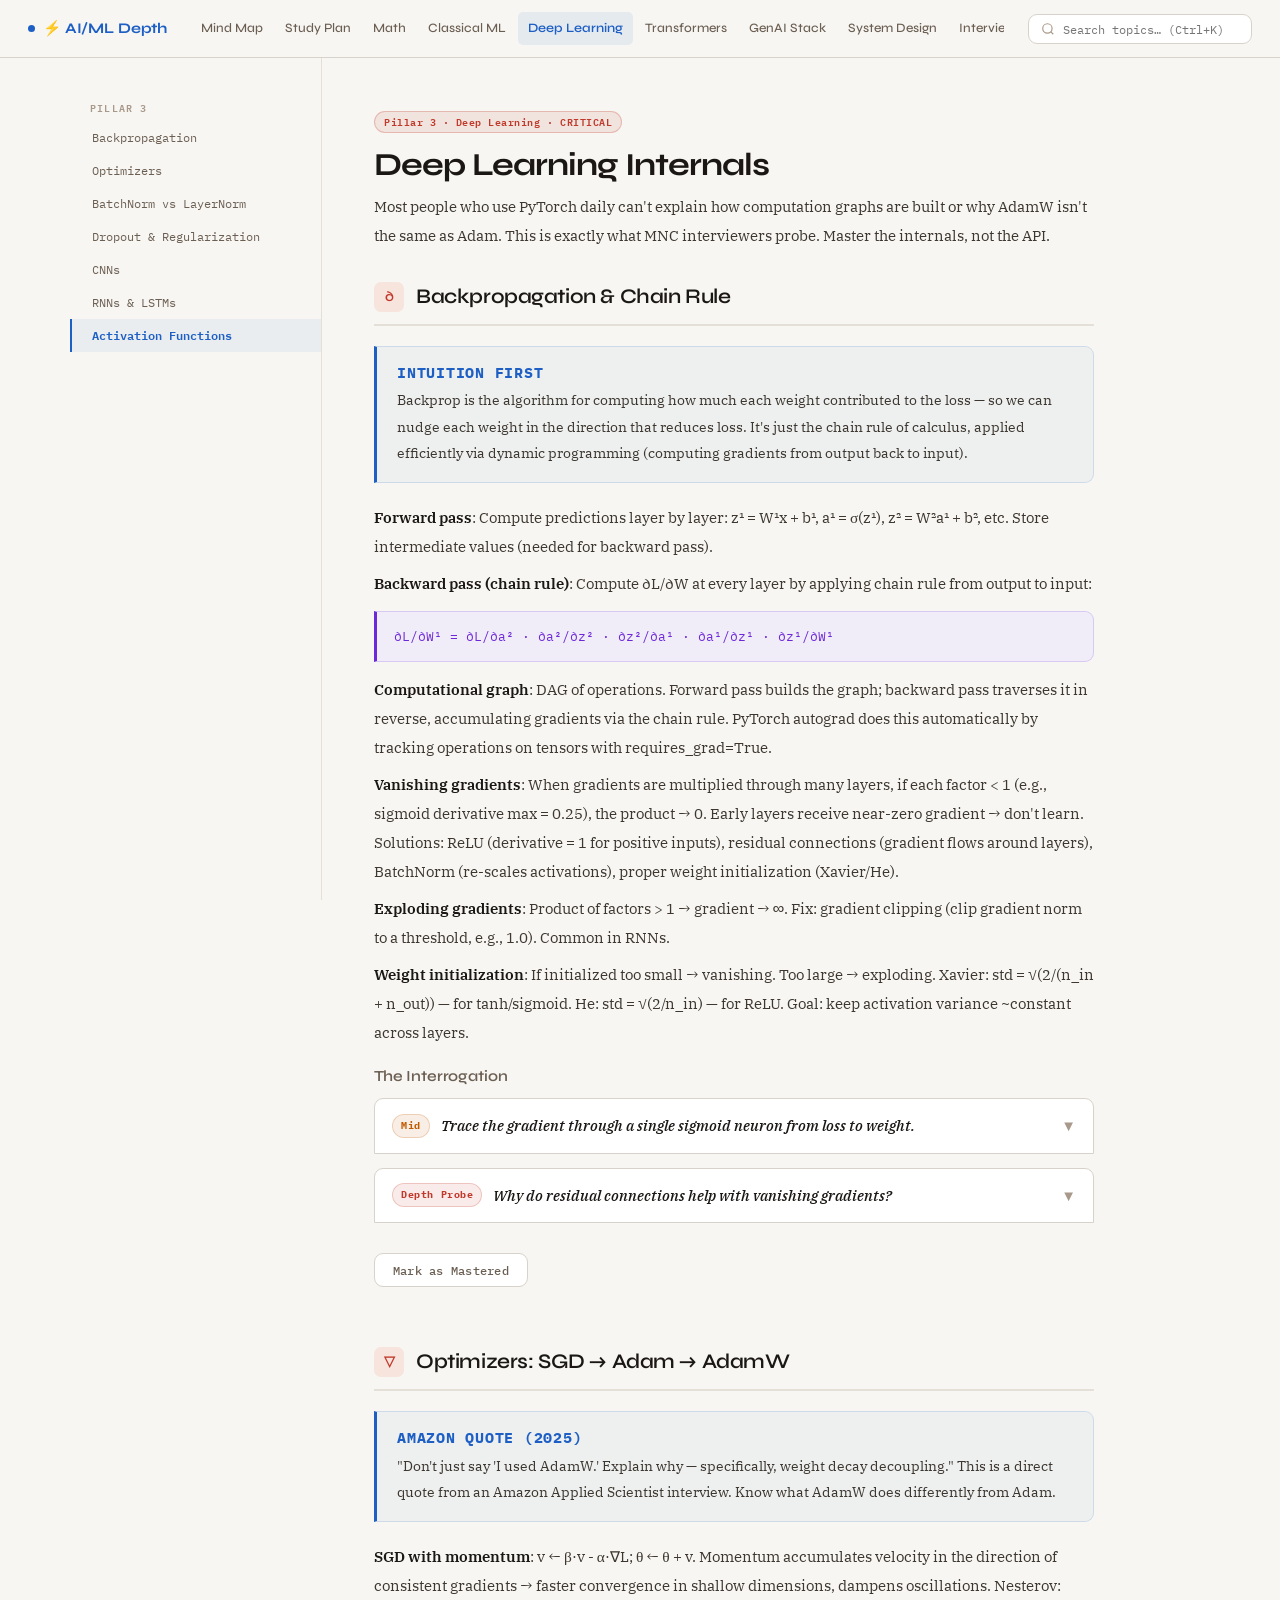
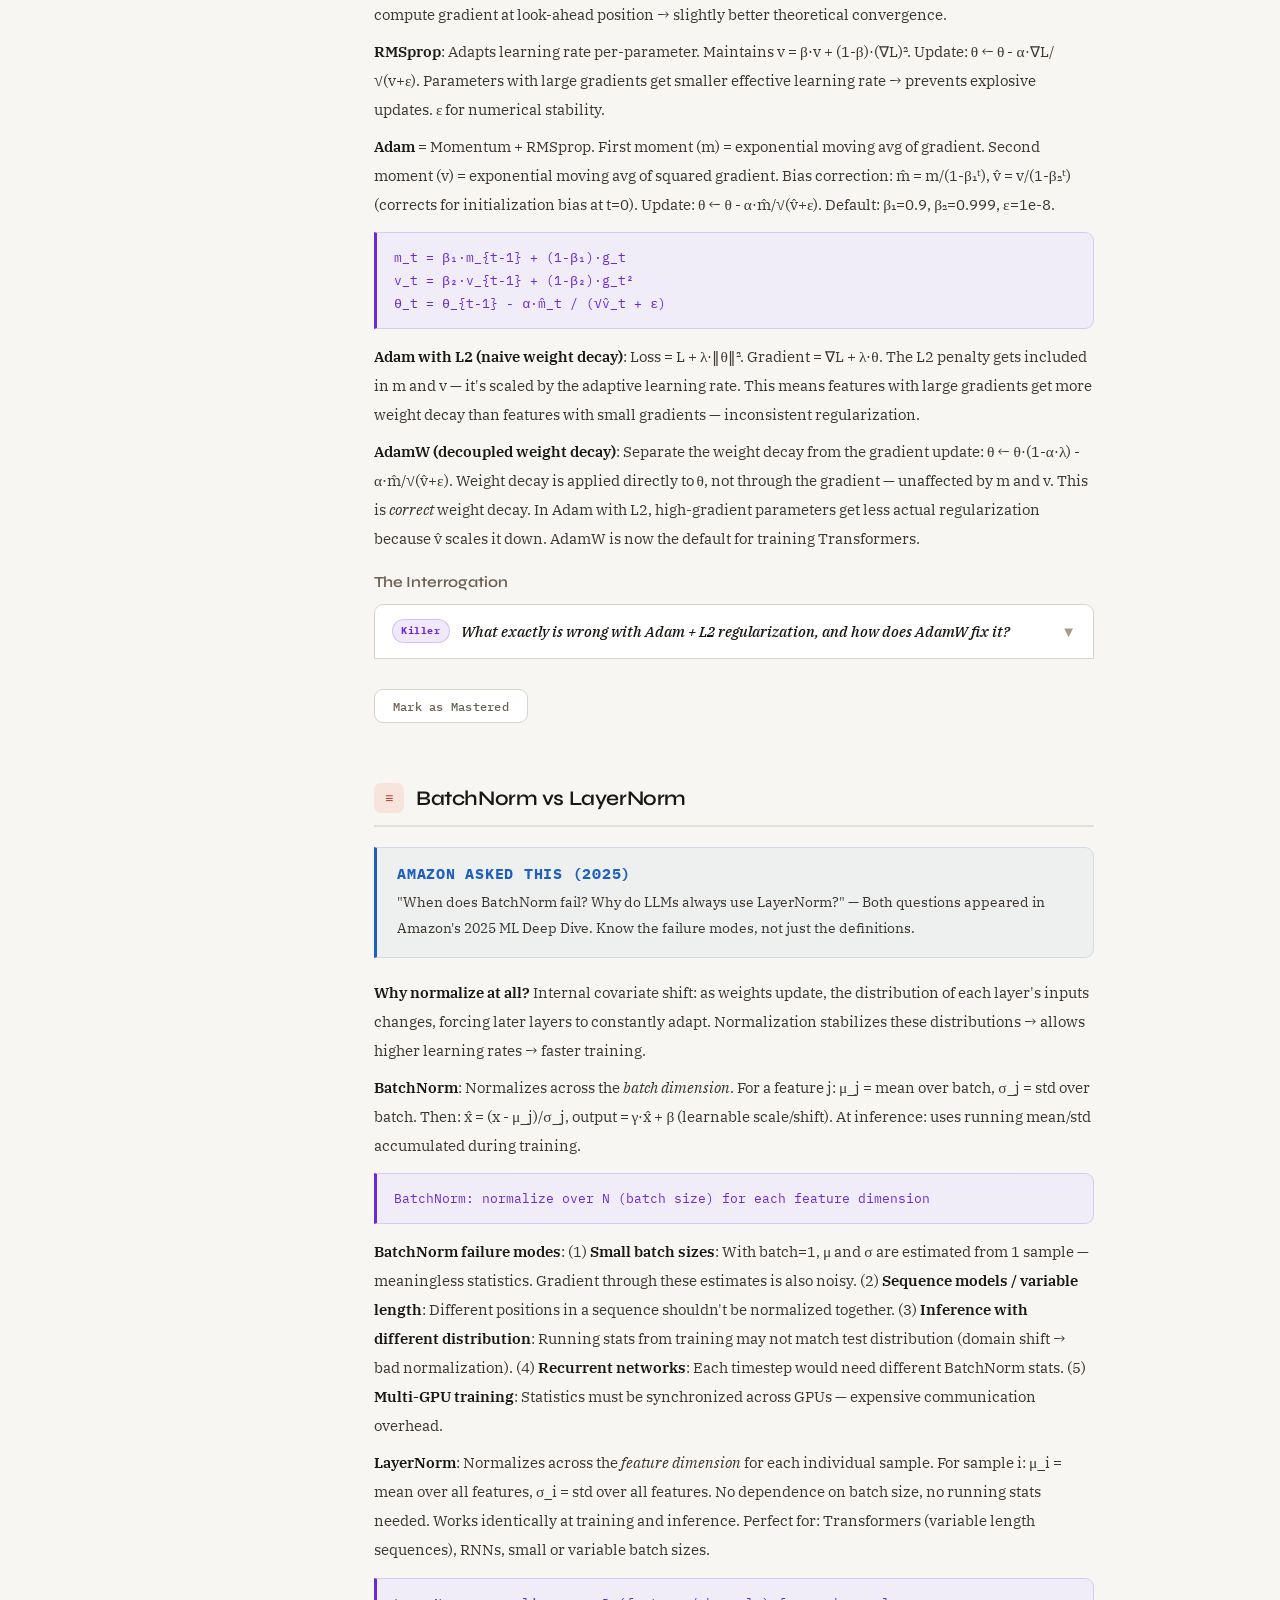
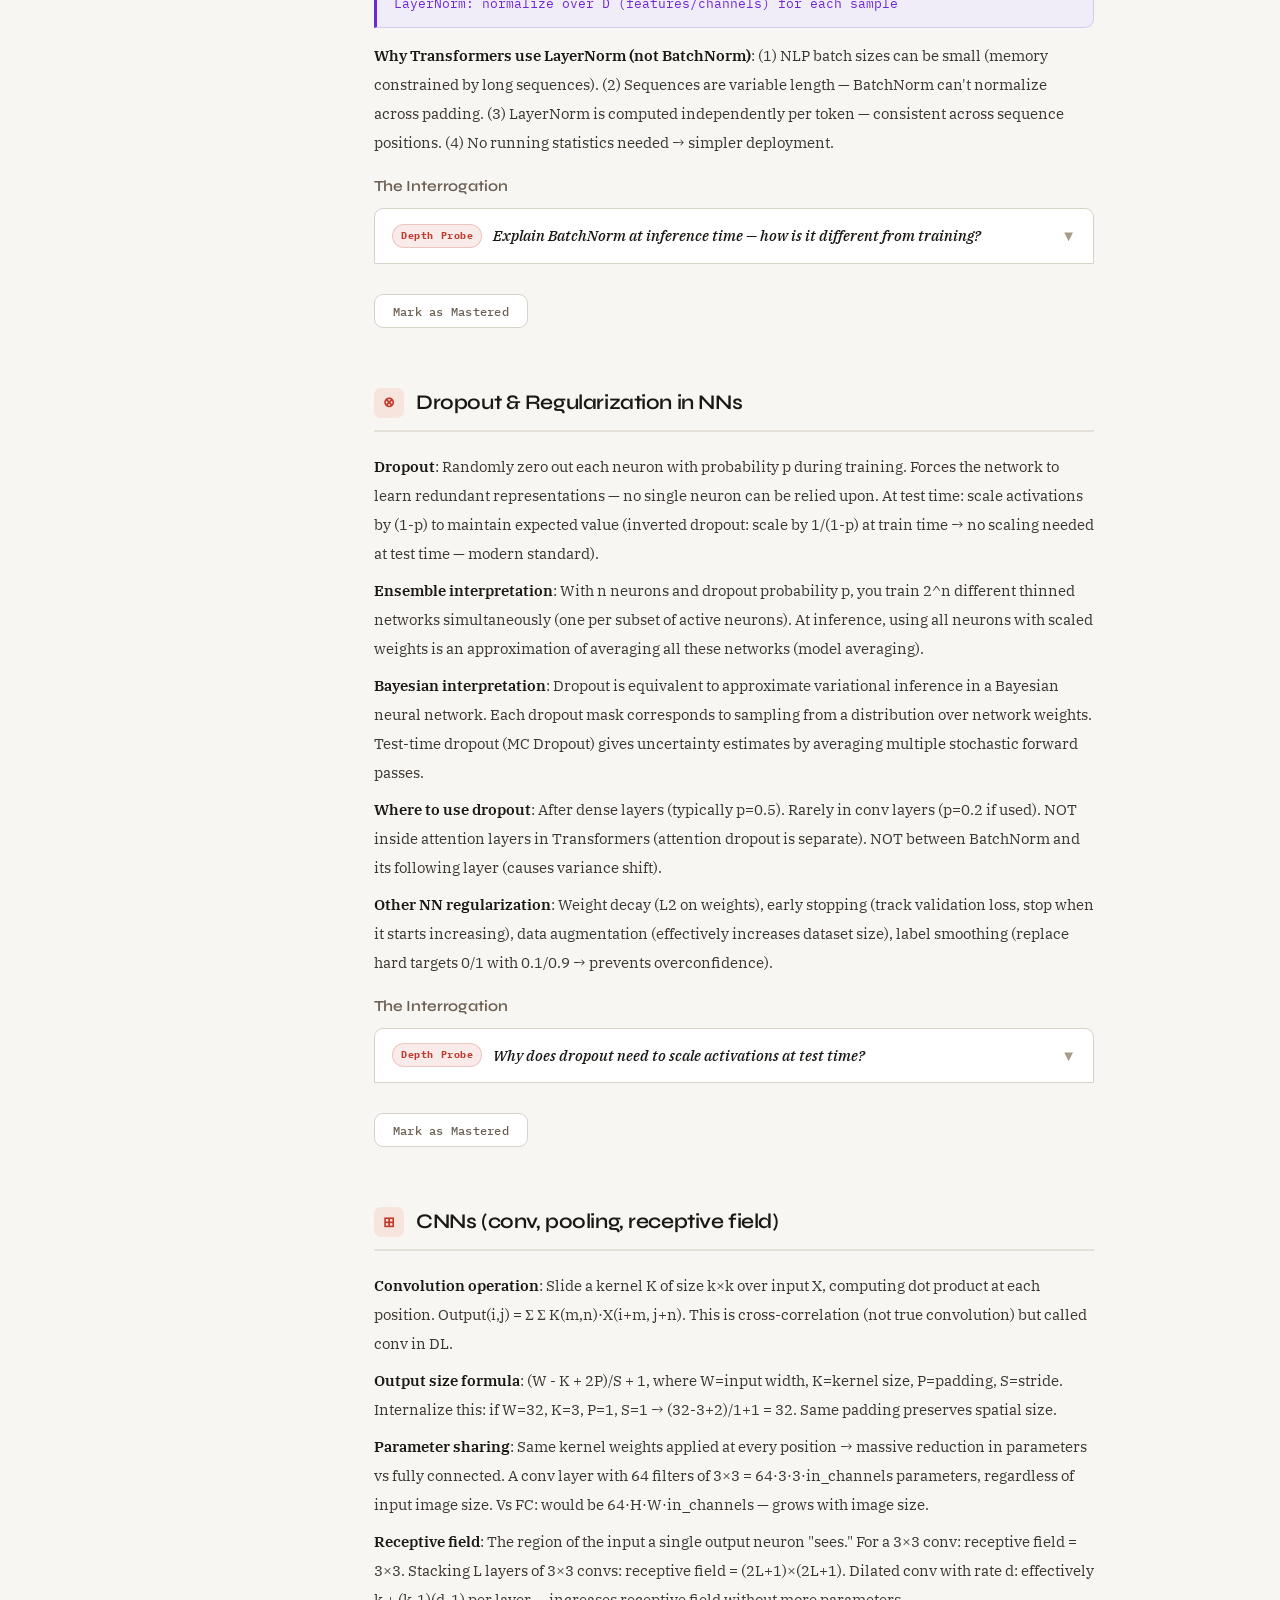
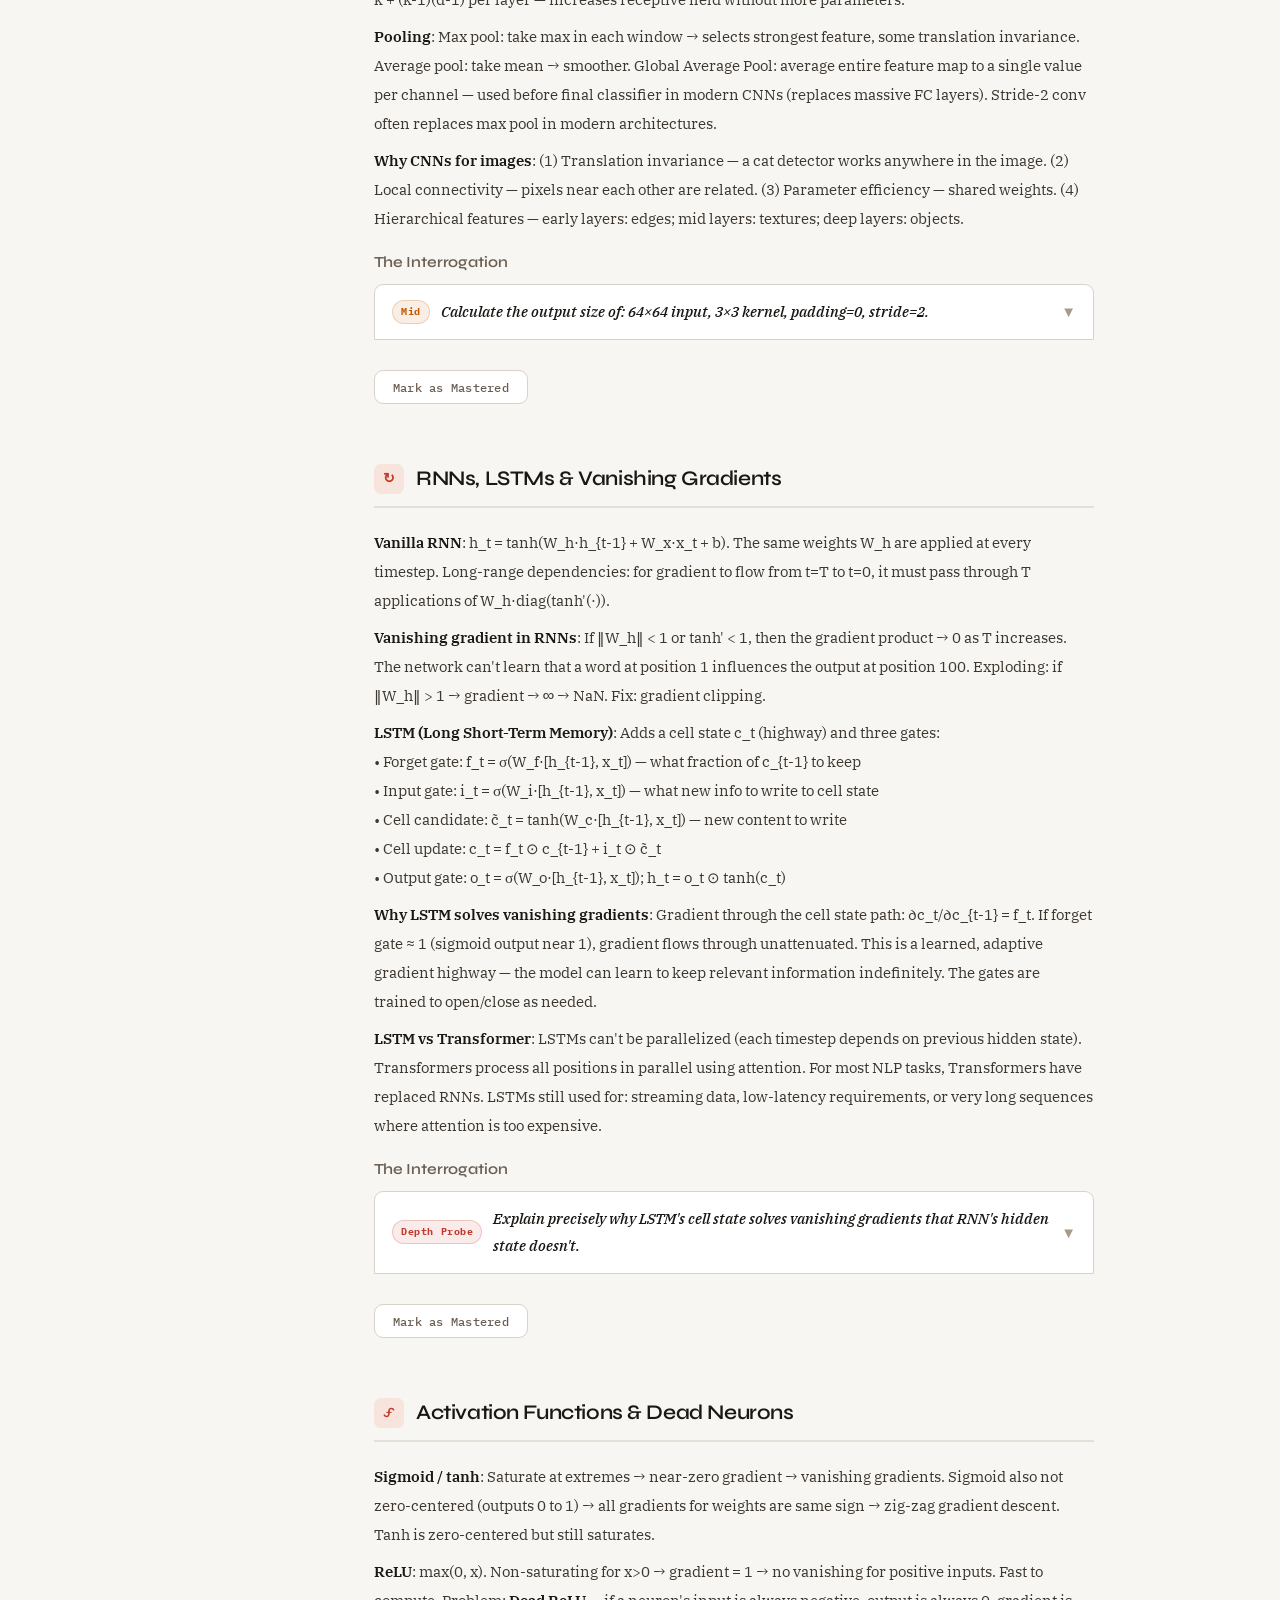
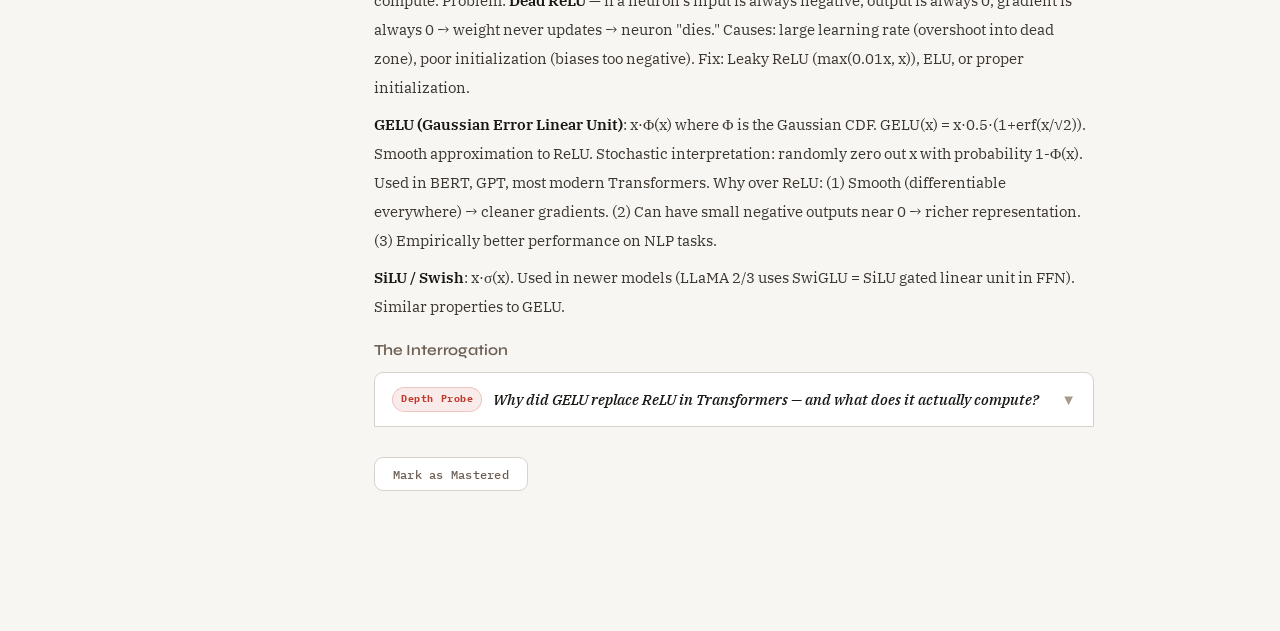
<file: pages/p3-deep-learning.html>
<!DOCTYPE html>
<html lang="en">
<head>
  <meta charset="UTF-8" />
  <meta name="viewport" content="width=device-width, initial-scale=1.0" />
  <title>Deep Learning · AI/ML Depth</title>
  <link rel="preconnect" href="https://fonts.googleapis.com">
  <link rel="preconnect" href="https://fonts.gstatic.com" crossorigin>
  <link rel="stylesheet" href="../css/style.css" />
</head>
<body>
  <nav>
    <a href="../index.html" class="nav-brand">⚡ AI/ML Depth</a>
    <div class="nav-links">
      <a href="../index.html">Mind Map</a>
      <a href="study-plan.html">Study Plan</a>
      <a href="p1-math.html">Math</a>
      <a href="p2-classical-ml.html">Classical ML</a>
      <a href="p3-deep-learning.html" class="active">Deep Learning</a>
      <a href="p4-transformers.html">Transformers</a>
      <a href="p5-genai.html">GenAI Stack</a>
      <a href="p6-system-design.html">System Design</a>
      <a href="interview-qa.html">Interview Q&amp;A</a>
    </div>
    <div class="nav-search" onclick="openSearch()">
      <svg width="14" height="14" viewBox="0 0 24 24" fill="none" stroke="currentColor" stroke-width="2"><circle cx="11" cy="11" r="8"/><path d="m21 21-4.35-4.35"/></svg>
      <input type="text" placeholder="Search topics… (Ctrl+K)" readonly />
    </div>
  </nav>
  <div id="search-overlay"><div id="search-box"><input id="search-input-big" type="text" placeholder="Search…"/><div id="search-results"></div></div></div>

  <div class="page">
    <div class="topic-layout">
      <aside class="topic-sidebar">
        <div class="sidebar-section">Pillar 3</div>
        <a href="#backprop">Backpropagation</a>
        <a href="#opt">Optimizers</a>
        <a href="#norm">BatchNorm vs LayerNorm</a>
        <a href="#reg">Dropout &amp; Regularization</a>
        <a href="#cnn">CNNs</a>
        <a href="#rnn">RNNs &amp; LSTMs</a>
        <a href="#activ">Activation Functions</a>
      </aside>

      <div class="topic-content">
        <div style="margin-bottom:32px;">
          <span class="badge badge-critical" style="margin-bottom:12px;display:inline-flex;">Pillar 3 · Deep Learning · CRITICAL</span>
          <h1>Deep Learning Internals</h1>
          <p style="margin-top:8px;">Most people who use PyTorch daily can't explain how computation graphs are built or why AdamW isn't the same as Adam. This is exactly what MNC interviewers probe. Master the internals, not the API.</p>
        </div>

        <!-- BACKPROP -->
        <div class="depth-section" id="backprop">
          <h2><div class="depth-icon" style="background:rgba(247,129,102,0.15);color:var(--c3)">∂</div>Backpropagation &amp; Chain Rule</h2>
          <div class="concept-box">
            <h3 style="margin-bottom:6px;font-size:0.95rem;">Intuition First</h3>
            <p style="font-size:0.875rem;">Backprop is the algorithm for computing how much each weight contributed to the loss — so we can nudge each weight in the direction that reduces loss. It's just the chain rule of calculus, applied efficiently via dynamic programming (computing gradients from output back to input).</p>
          </div>
          <div style="font-size:0.875rem;color:var(--text-muted);line-height:1.9;margin-top:16px;">
            <p><strong>Forward pass</strong>: Compute predictions layer by layer: z¹ = W¹x + b¹, a¹ = σ(z¹), z² = W²a¹ + b², etc. Store intermediate values (needed for backward pass).</p>
            <p style="margin-top:8px;"><strong>Backward pass (chain rule)</strong>: Compute ∂L/∂W at every layer by applying chain rule from output to input:</p>
            <div class="math">∂L/∂W¹ = ∂L/∂a² · ∂a²/∂z² · ∂z²/∂a¹ · ∂a¹/∂z¹ · ∂z¹/∂W¹</div>
            <p style="margin-top:8px;"><strong>Computational graph</strong>: DAG of operations. Forward pass builds the graph; backward pass traverses it in reverse, accumulating gradients via the chain rule. PyTorch autograd does this automatically by tracking operations on tensors with requires_grad=True.</p>
            <p style="margin-top:8px;"><strong>Vanishing gradients</strong>: When gradients are multiplied through many layers, if each factor &lt; 1 (e.g., sigmoid derivative max = 0.25), the product → 0. Early layers receive near-zero gradient → don't learn. Solutions: ReLU (derivative = 1 for positive inputs), residual connections (gradient flows around layers), BatchNorm (re-scales activations), proper weight initialization (Xavier/He).</p>
            <p style="margin-top:8px;"><strong>Exploding gradients</strong>: Product of factors &gt; 1 → gradient → ∞. Fix: gradient clipping (clip gradient norm to a threshold, e.g., 1.0). Common in RNNs.</p>
            <p style="margin-top:8px;"><strong>Weight initialization</strong>: If initialized too small → vanishing. Too large → exploding. Xavier: std = √(2/(n_in + n_out)) — for tanh/sigmoid. He: std = √(2/n_in) — for ReLU. Goal: keep activation variance ~constant across layers.</p>
          </div>
          <h3 style="margin:20px 0 12px;">The Interrogation</h3>
          <div class="qa-block">
            <div class="qa-question"><span class="q-depth depth-mid">Mid</span> Trace the gradient through a single sigmoid neuron from loss to weight. <span class="qa-toggle" style="margin-left:auto;color:var(--text-dim)">▼</span></div>
            <div class="qa-answer">
              <p>Setup: z = wᵀx + b, a = σ(z), L = (a - y)²/2.</p>
              <div class="math">∂L/∂a = (a - y)
∂a/∂z = σ(z)·(1-σ(z))   [sigmoid derivative]
∂z/∂w = x
∂L/∂w = ∂L/∂a · ∂a/∂z · ∂z/∂w = (a-y)·σ(z)(1-σ(z))·x</div>
              <p>Note: σ(z)·(1-σ(z)) ≤ 0.25. With 10 sigmoid layers: 0.25^10 ≈ 10^-6. This is the vanishing gradient problem. With ReLU: ∂a/∂z = 1 (for z &gt; 0) → gradient flows through unattenuated.</p>
            </div>
          </div>
          <div class="qa-block">
            <div class="qa-question"><span class="q-depth depth-probe">Depth Probe</span> Why do residual connections help with vanishing gradients? <span class="qa-toggle" style="margin-left:auto;color:var(--text-dim)">▼</span></div>
            <div class="qa-answer"><p>Residual connection: output = F(x) + x (identity shortcut). Gradient through this block:</p>
            <div class="math">∂L/∂x = ∂L/∂output · (∂F/∂x + 1)</div>
            <p>The "+1" ensures gradient always has a direct path: even if ∂F/∂x → 0 (vanishing), ∂L/∂x ≥ ∂L/∂output. The identity shortcut is a "gradient highway" that bypasses the transformation. This is why ResNets can train with 100+ layers without vanishing gradient problems. The same principle operates in Transformers: every sub-layer (attention, FFN) has a residual connection.</p></div>
          </div>
          <button class="mark-btn" data-topic-id="p3-backprop" style="margin-top:16px;">Mark as Mastered</button>
        </div>

        <!-- OPTIMIZERS -->
        <div class="depth-section" id="opt">
          <h2><div class="depth-icon" style="background:rgba(247,129,102,0.15);color:var(--c3)">▽</div>Optimizers: SGD → Adam → AdamW</h2>
          <div class="concept-box">
            <h3 style="margin-bottom:6px;font-size:0.95rem;">Amazon Quote (2025)</h3>
            <p style="font-size:0.875rem;">"Don't just say 'I used AdamW.' Explain why — specifically, weight decay decoupling." This is a direct quote from an Amazon Applied Scientist interview. Know what AdamW does differently from Adam.</p>
          </div>
          <div style="font-size:0.875rem;color:var(--text-muted);line-height:1.9;margin-top:16px;">
            <p><strong>SGD with momentum</strong>: v ← β·v - α·∇L; θ ← θ + v. Momentum accumulates velocity in the direction of consistent gradients → faster convergence in shallow dimensions, dampens oscillations. Nesterov: compute gradient at look-ahead position → slightly better theoretical convergence.</p>
            <p style="margin-top:8px;"><strong>RMSprop</strong>: Adapts learning rate per-parameter. Maintains v = β·v + (1-β)·(∇L)². Update: θ ← θ - α·∇L/√(v+ε). Parameters with large gradients get smaller effective learning rate → prevents explosive updates. ε for numerical stability.</p>
            <p style="margin-top:8px;"><strong>Adam</strong> = Momentum + RMSprop. First moment (m) = exponential moving avg of gradient. Second moment (v) = exponential moving avg of squared gradient. Bias correction: m̂ = m/(1-β₁ᵗ), v̂ = v/(1-β₂ᵗ) (corrects for initialization bias at t=0). Update: θ ← θ - α·m̂/√(v̂+ε). Default: β₁=0.9, β₂=0.999, ε=1e-8.</p>
            <div class="math">m_t = β₁·m_{t-1} + (1-β₁)·g_t
v_t = β₂·v_{t-1} + (1-β₂)·g_t²
θ_t = θ_{t-1} - α·m̂_t / (√v̂_t + ε)</div>
            <p style="margin-top:8px;"><strong>Adam with L2 (naive weight decay)</strong>: Loss = L + λ·‖θ‖². Gradient = ∇L + λ·θ. The L2 penalty gets included in m and v — it's scaled by the adaptive learning rate. This means features with large gradients get more weight decay than features with small gradients — inconsistent regularization.</p>
            <p style="margin-top:8px;"><strong>AdamW (decoupled weight decay)</strong>: Separate the weight decay from the gradient update: θ ← θ·(1-α·λ) - α·m̂/√(v̂+ε). Weight decay is applied directly to θ, not through the gradient — unaffected by m and v. This is <em>correct</em> weight decay. In Adam with L2, high-gradient parameters get less actual regularization because v̂ scales it down. AdamW is now the default for training Transformers.</p>
          </div>
          <h3 style="margin:20px 0 12px;">The Interrogation</h3>
          <div class="qa-block">
            <div class="qa-question"><span class="q-depth depth-killer">Killer</span> What exactly is wrong with Adam + L2 regularization, and how does AdamW fix it? <span class="qa-toggle" style="margin-left:auto;color:var(--text-dim)">▼</span></div>
            <div class="qa-answer"><p>In Adam + L2: the regularization term λ·θ is added to the gradient → it goes into m_t and v_t. For parameters with large gradient history (large v_t), the adaptive learning rate α/√v_t is small. This small effective learning rate applies equally to both the task gradient AND the regularization gradient. So parameters that already have large gradients (important weights) get both small task updates AND small regularization updates. The regularization is inconsistent across parameters. In AdamW: weight decay is applied directly: θ ← θ - α·[m̂/√v̂] - α·λ·θ. The regularization step is separate from the adaptive gradient step. Every parameter gets exactly α·λ·θ weight decay regardless of its gradient history. This is theoretically correct decoupling and is why AdamW generalizes better for transformers.</p></div>
          </div>
          <button class="mark-btn" data-topic-id="p3-opt" style="margin-top:16px;">Mark as Mastered</button>
        </div>

        <!-- BATCHNORM vs LAYERNORM -->
        <div class="depth-section" id="norm">
          <h2><div class="depth-icon" style="background:rgba(247,129,102,0.15);color:var(--c3)">≡</div>BatchNorm vs LayerNorm</h2>
          <div class="concept-box">
            <h3 style="margin-bottom:6px;font-size:0.95rem;">Amazon Asked This (2025)</h3>
            <p style="font-size:0.875rem;">"When does BatchNorm fail? Why do LLMs always use LayerNorm?" — Both questions appeared in Amazon's 2025 ML Deep Dive. Know the failure modes, not just the definitions.</p>
          </div>
          <div style="font-size:0.875rem;color:var(--text-muted);line-height:1.9;margin-top:16px;">
            <p><strong>Why normalize at all?</strong> Internal covariate shift: as weights update, the distribution of each layer's inputs changes, forcing later layers to constantly adapt. Normalization stabilizes these distributions → allows higher learning rates → faster training.</p>
            <p style="margin-top:8px;"><strong>BatchNorm</strong>: Normalizes across the <em>batch dimension</em>. For a feature j: μ_j = mean over batch, σ_j = std over batch. Then: x̂ = (x - μ_j)/σ_j, output = γ·x̂ + β (learnable scale/shift). At inference: uses running mean/std accumulated during training.</p>
            <div class="math">BatchNorm: normalize over N (batch size) for each feature dimension</div>
            <p style="margin-top:8px;"><strong>BatchNorm failure modes</strong>:
            (1) <strong>Small batch sizes</strong>: With batch=1, μ and σ are estimated from 1 sample — meaningless statistics. Gradient through these estimates is also noisy.
            (2) <strong>Sequence models / variable length</strong>: Different positions in a sequence shouldn't be normalized together.
            (3) <strong>Inference with different distribution</strong>: Running stats from training may not match test distribution (domain shift → bad normalization).
            (4) <strong>Recurrent networks</strong>: Each timestep would need different BatchNorm stats.
            (5) <strong>Multi-GPU training</strong>: Statistics must be synchronized across GPUs — expensive communication overhead.</p>
            <p style="margin-top:8px;"><strong>LayerNorm</strong>: Normalizes across the <em>feature dimension</em> for each individual sample. For sample i: μ_i = mean over all features, σ_i = std over all features. No dependence on batch size, no running stats needed. Works identically at training and inference. Perfect for: Transformers (variable length sequences), RNNs, small or variable batch sizes.</p>
            <div class="math">LayerNorm: normalize over D (features/channels) for each sample</div>
            <p style="margin-top:8px;"><strong>Why Transformers use LayerNorm (not BatchNorm)</strong>: (1) NLP batch sizes can be small (memory constrained by long sequences). (2) Sequences are variable length — BatchNorm can't normalize across padding. (3) LayerNorm is computed independently per token — consistent across sequence positions. (4) No running statistics needed → simpler deployment.</p>
          </div>
          <h3 style="margin:20px 0 12px;">The Interrogation</h3>
          <div class="qa-block">
            <div class="qa-question"><span class="q-depth depth-probe">Depth Probe</span> Explain BatchNorm at inference time — how is it different from training? <span class="qa-toggle" style="margin-left:auto;color:var(--text-dim)">▼</span></div>
            <div class="qa-answer"><p>At training: BatchNorm normalizes using the current mini-batch's μ and σ. Simultaneously, it maintains running averages: μ_run = α·μ_run + (1-α)·μ_batch. At inference: you typically have batch_size=1 — can't compute meaningful batch statistics. So BatchNorm uses the running averages from training (μ_run, σ_run) instead of the current batch. The network is set to eval mode (model.eval() in PyTorch), which switches from batch statistics to running statistics. Bug: if you forget to call model.eval(), BatchNorm normalizes using the single test sample's statistics (useless with batch=1) → poor inference performance. Second bug: if test distribution differs from training distribution (covariate shift), running stats are wrong → use test-time BatchNorm or LayerNorm instead.</p></div>
          </div>
          <button class="mark-btn" data-topic-id="p3-norm" style="margin-top:16px;">Mark as Mastered</button>
        </div>

        <!-- DROPOUT -->
        <div class="depth-section" id="reg">
          <h2><div class="depth-icon" style="background:rgba(247,129,102,0.15);color:var(--c3)">⊗</div>Dropout &amp; Regularization in NNs</h2>
          <div style="font-size:0.875rem;color:var(--text-muted);line-height:1.9;margin-top:16px;">
            <p><strong>Dropout</strong>: Randomly zero out each neuron with probability p during training. Forces the network to learn redundant representations — no single neuron can be relied upon. At test time: scale activations by (1-p) to maintain expected value (inverted dropout: scale by 1/(1-p) at train time → no scaling needed at test time — modern standard).</p>
            <p style="margin-top:8px;"><strong>Ensemble interpretation</strong>: With n neurons and dropout probability p, you train 2^n different thinned networks simultaneously (one per subset of active neurons). At inference, using all neurons with scaled weights is an approximation of averaging all these networks (model averaging).</p>
            <p style="margin-top:8px;"><strong>Bayesian interpretation</strong>: Dropout is equivalent to approximate variational inference in a Bayesian neural network. Each dropout mask corresponds to sampling from a distribution over network weights. Test-time dropout (MC Dropout) gives uncertainty estimates by averaging multiple stochastic forward passes.</p>
            <p style="margin-top:8px;"><strong>Where to use dropout</strong>: After dense layers (typically p=0.5). Rarely in conv layers (p=0.2 if used). NOT inside attention layers in Transformers (attention dropout is separate). NOT between BatchNorm and its following layer (causes variance shift).</p>
            <p style="margin-top:8px;"><strong>Other NN regularization</strong>: Weight decay (L2 on weights), early stopping (track validation loss, stop when it starts increasing), data augmentation (effectively increases dataset size), label smoothing (replace hard targets 0/1 with 0.1/0.9 → prevents overconfidence).</p>
          </div>
          <h3 style="margin:20px 0 12px;">The Interrogation</h3>
          <div class="qa-block">
            <div class="qa-question"><span class="q-depth depth-probe">Depth Probe</span> Why does dropout need to scale activations at test time? <span class="qa-toggle" style="margin-left:auto;color:var(--text-dim)">▼</span></div>
            <div class="qa-answer"><p>During training with dropout p: each neuron is active with probability (1-p). Expected output of a neuron = (1-p)·actual output. At test time with no dropout: all neurons are active, so output = actual output > expected training output. This breaks the scale of the next layer's inputs. Fix 1 (classic dropout): at test time, multiply all activations by (1-p) to restore expected value. Fix 2 (inverted dropout, modern standard): at training time, divide active activations by (1-p) → expected output at training = actual output. At test time: no scaling needed. PyTorch uses inverted dropout — the model works correctly at test time without any scaling, making deployment simpler.</p></div>
          </div>
          <button class="mark-btn" data-topic-id="p3-reg" style="margin-top:16px;">Mark as Mastered</button>
        </div>

        <!-- CNN -->
        <div class="depth-section" id="cnn">
          <h2><div class="depth-icon" style="background:rgba(247,129,102,0.15);color:var(--c3)">⊞</div>CNNs (conv, pooling, receptive field)</h2>
          <div style="font-size:0.875rem;color:var(--text-muted);line-height:1.9;margin-top:16px;">
            <p><strong>Convolution operation</strong>: Slide a kernel K of size k×k over input X, computing dot product at each position. Output(i,j) = Σ Σ K(m,n)·X(i+m, j+n). This is cross-correlation (not true convolution) but called conv in DL.</p>
            <p style="margin-top:8px;"><strong>Output size formula</strong>: (W - K + 2P)/S + 1, where W=input width, K=kernel size, P=padding, S=stride. Internalize this: if W=32, K=3, P=1, S=1 → (32-3+2)/1+1 = 32. Same padding preserves spatial size.</p>
            <p style="margin-top:8px;"><strong>Parameter sharing</strong>: Same kernel weights applied at every position → massive reduction in parameters vs fully connected. A conv layer with 64 filters of 3×3 = 64·3·3·in_channels parameters, regardless of input image size. Vs FC: would be 64·H·W·in_channels — grows with image size.</p>
            <p style="margin-top:8px;"><strong>Receptive field</strong>: The region of the input a single output neuron "sees." For a 3×3 conv: receptive field = 3×3. Stacking L layers of 3×3 convs: receptive field = (2L+1)×(2L+1). Dilated conv with rate d: effectively k + (k-1)(d-1) per layer — increases receptive field without more parameters.</p>
            <p style="margin-top:8px;"><strong>Pooling</strong>: Max pool: take max in each window → selects strongest feature, some translation invariance. Average pool: take mean → smoother. Global Average Pool: average entire feature map to a single value per channel — used before final classifier in modern CNNs (replaces massive FC layers). Stride-2 conv often replaces max pool in modern architectures.</p>
            <p style="margin-top:8px;"><strong>Why CNNs for images</strong>: (1) Translation invariance — a cat detector works anywhere in the image. (2) Local connectivity — pixels near each other are related. (3) Parameter efficiency — shared weights. (4) Hierarchical features — early layers: edges; mid layers: textures; deep layers: objects.</p>
          </div>
          <h3 style="margin:20px 0 12px;">The Interrogation</h3>
          <div class="qa-block">
            <div class="qa-question"><span class="q-depth depth-mid">Mid</span> Calculate the output size of: 64×64 input, 3×3 kernel, padding=0, stride=2. <span class="qa-toggle" style="margin-left:auto;color:var(--text-dim)">▼</span></div>
            <div class="qa-answer">
              <div class="math">(W - K + 2P)/S + 1 = (64 - 3 + 0)/2 + 1 = 61/2 + 1 = 30.5 + 1 → floor = 31</div>
              <p>Output: 31×31. The floor operation is applied when (W - K + 2P) is not divisible by S. With padding=1, stride=2: (64-3+2)/2+1 = 63/2+1 = 32.5 → floor = 32. Padding=1 with stride=2 halves the spatial dimensions cleanly.</p>
            </div>
          </div>
          <button class="mark-btn" data-topic-id="p3-cnn" style="margin-top:16px;">Mark as Mastered</button>
        </div>

        <!-- RNN -->
        <div class="depth-section" id="rnn">
          <h2><div class="depth-icon" style="background:rgba(247,129,102,0.15);color:var(--c3)">↻</div>RNNs, LSTMs &amp; Vanishing Gradients</h2>
          <div style="font-size:0.875rem;color:var(--text-muted);line-height:1.9;margin-top:16px;">
            <p><strong>Vanilla RNN</strong>: h_t = tanh(W_h·h_{t-1} + W_x·x_t + b). The same weights W_h are applied at every timestep. Long-range dependencies: for gradient to flow from t=T to t=0, it must pass through T applications of W_h·diag(tanh'(·)).</p>
            <p style="margin-top:8px;"><strong>Vanishing gradient in RNNs</strong>: If ‖W_h‖ &lt; 1 or tanh' &lt; 1, then the gradient product → 0 as T increases. The network can't learn that a word at position 1 influences the output at position 100. Exploding: if ‖W_h‖ &gt; 1 → gradient → ∞ → NaN. Fix: gradient clipping.</p>
            <p style="margin-top:8px;"><strong>LSTM (Long Short-Term Memory)</strong>: Adds a cell state c_t (highway) and three gates:
            <br>• Forget gate: f_t = σ(W_f·[h_{t-1}, x_t]) — what fraction of c_{t-1} to keep
            <br>• Input gate: i_t = σ(W_i·[h_{t-1}, x_t]) — what new info to write to cell state
            <br>• Cell candidate: c̃_t = tanh(W_c·[h_{t-1}, x_t]) — new content to write
            <br>• Cell update: c_t = f_t ⊙ c_{t-1} + i_t ⊙ c̃_t
            <br>• Output gate: o_t = σ(W_o·[h_{t-1}, x_t]); h_t = o_t ⊙ tanh(c_t)</p>
            <p style="margin-top:8px;"><strong>Why LSTM solves vanishing gradients</strong>: Gradient through the cell state path: ∂c_t/∂c_{t-1} = f_t. If forget gate ≈ 1 (sigmoid output near 1), gradient flows through unattenuated. This is a learned, adaptive gradient highway — the model can learn to keep relevant information indefinitely. The gates are trained to open/close as needed.</p>
            <p style="margin-top:8px;"><strong>LSTM vs Transformer</strong>: LSTMs can't be parallelized (each timestep depends on previous hidden state). Transformers process all positions in parallel using attention. For most NLP tasks, Transformers have replaced RNNs. LSTMs still used for: streaming data, low-latency requirements, or very long sequences where attention is too expensive.</p>
          </div>
          <h3 style="margin:20px 0 12px;">The Interrogation</h3>
          <div class="qa-block">
            <div class="qa-question"><span class="q-depth depth-probe">Depth Probe</span> Explain precisely why LSTM's cell state solves vanishing gradients that RNN's hidden state doesn't. <span class="qa-toggle" style="margin-left:auto;color:var(--text-dim)">▼</span></div>
            <div class="qa-answer"><p>RNN gradient path: ∂h_T/∂h_0 = Π_{t=1}^{T} W_h·diag(tanh'(·)). Each factor ≤ ‖W_h‖·max(tanh') = ‖W_h‖·1. If ‖W_h‖ &lt; 1, product → 0 exponentially. LSTM cell state gradient path: ∂c_t/∂c_{t-1} = f_t (elementwise, no matrix multiply through a saturating nonlinearity). The forget gate f_t = σ(·) ∈ (0,1). If the network learns to set f_t ≈ 1 (keep everything), gradient ≈ 1 at each step → no vanishing. The key difference: the cell state has a direct, multiplicative skip connection through time (c_t = f_t⊙c_{t-1} + ...) unlike the hidden state which goes through tanh and W_h at every step. This is the same intuition as residual connections in CNNs — a direct path for gradients.</p></div>
          </div>
          <button class="mark-btn" data-topic-id="p3-rnn" style="margin-top:16px;">Mark as Mastered</button>
        </div>

        <!-- ACTIVATIONS -->
        <div class="depth-section" id="activ">
          <h2><div class="depth-icon" style="background:rgba(247,129,102,0.15);color:var(--c3)">ƒ</div>Activation Functions &amp; Dead Neurons</h2>
          <div style="font-size:0.875rem;color:var(--text-muted);line-height:1.9;margin-top:16px;">
            <p><strong>Sigmoid / tanh</strong>: Saturate at extremes → near-zero gradient → vanishing gradients. Sigmoid also not zero-centered (outputs 0 to 1) → all gradients for weights are same sign → zig-zag gradient descent. Tanh is zero-centered but still saturates.</p>
            <p style="margin-top:8px;"><strong>ReLU</strong>: max(0, x). Non-saturating for x&gt;0 → gradient = 1 → no vanishing for positive inputs. Fast to compute. Problem: <strong>Dead ReLU</strong> — if a neuron's input is always negative, output is always 0, gradient is always 0 → weight never updates → neuron "dies." Causes: large learning rate (overshoot into dead zone), poor initialization (biases too negative). Fix: Leaky ReLU (max(0.01x, x)), ELU, or proper initialization.</p>
            <p style="margin-top:8px;"><strong>GELU (Gaussian Error Linear Unit)</strong>: x·Φ(x) where Φ is the Gaussian CDF. GELU(x) = x·0.5·(1+erf(x/√2)). Smooth approximation to ReLU. Stochastic interpretation: randomly zero out x with probability 1-Φ(x). Used in BERT, GPT, most modern Transformers. Why over ReLU: (1) Smooth (differentiable everywhere) → cleaner gradients. (2) Can have small negative outputs near 0 → richer representation. (3) Empirically better performance on NLP tasks.</p>
            <p style="margin-top:8px;"><strong>SiLU / Swish</strong>: x·σ(x). Used in newer models (LLaMA 2/3 uses SwiGLU = SiLU gated linear unit in FFN). Similar properties to GELU.</p>
          </div>
          <h3 style="margin:20px 0 12px;">The Interrogation</h3>
          <div class="qa-block">
            <div class="qa-question"><span class="q-depth depth-probe">Depth Probe</span> Why did GELU replace ReLU in Transformers — and what does it actually compute? <span class="qa-toggle" style="margin-left:auto;color:var(--text-dim)">▼</span></div>
            <div class="qa-answer"><p>ReLU has two problems for Transformers: (1) Hard threshold at 0 → non-smooth → gradient discontinuity at x=0. (2) Strictly non-negative output → can't represent negative information. GELU: x·Φ(x). At large negative x: Φ(x)→0 → output→0. At large positive x: Φ(x)→1 → output≈x. Near x=0: smooth transition. This is like a "soft ReLU" that stochastically gates activation — for each neuron with input x, GELU computes "let x pass through with probability Φ(x)." This means: small positive values are partially gated (not fully passed), small negative values are partially negative (not fully zeroed). This richer, smooth gating empirically helps Transformers learn more nuanced representations. The smoothness also makes optimization easier. BERT paper (Devlin 2018) used GELU; GPT-2 used GELU; it's become the default for Transformers unless replaced by SwiGLU.</p></div>
          </div>
          <button class="mark-btn" data-topic-id="p3-activ" style="margin-top:16px;">Mark as Mastered</button>
        </div>

      </div>
    </div>
  </div>
  <script src="../js/app.js"></script>
</body>
</html>
</file>
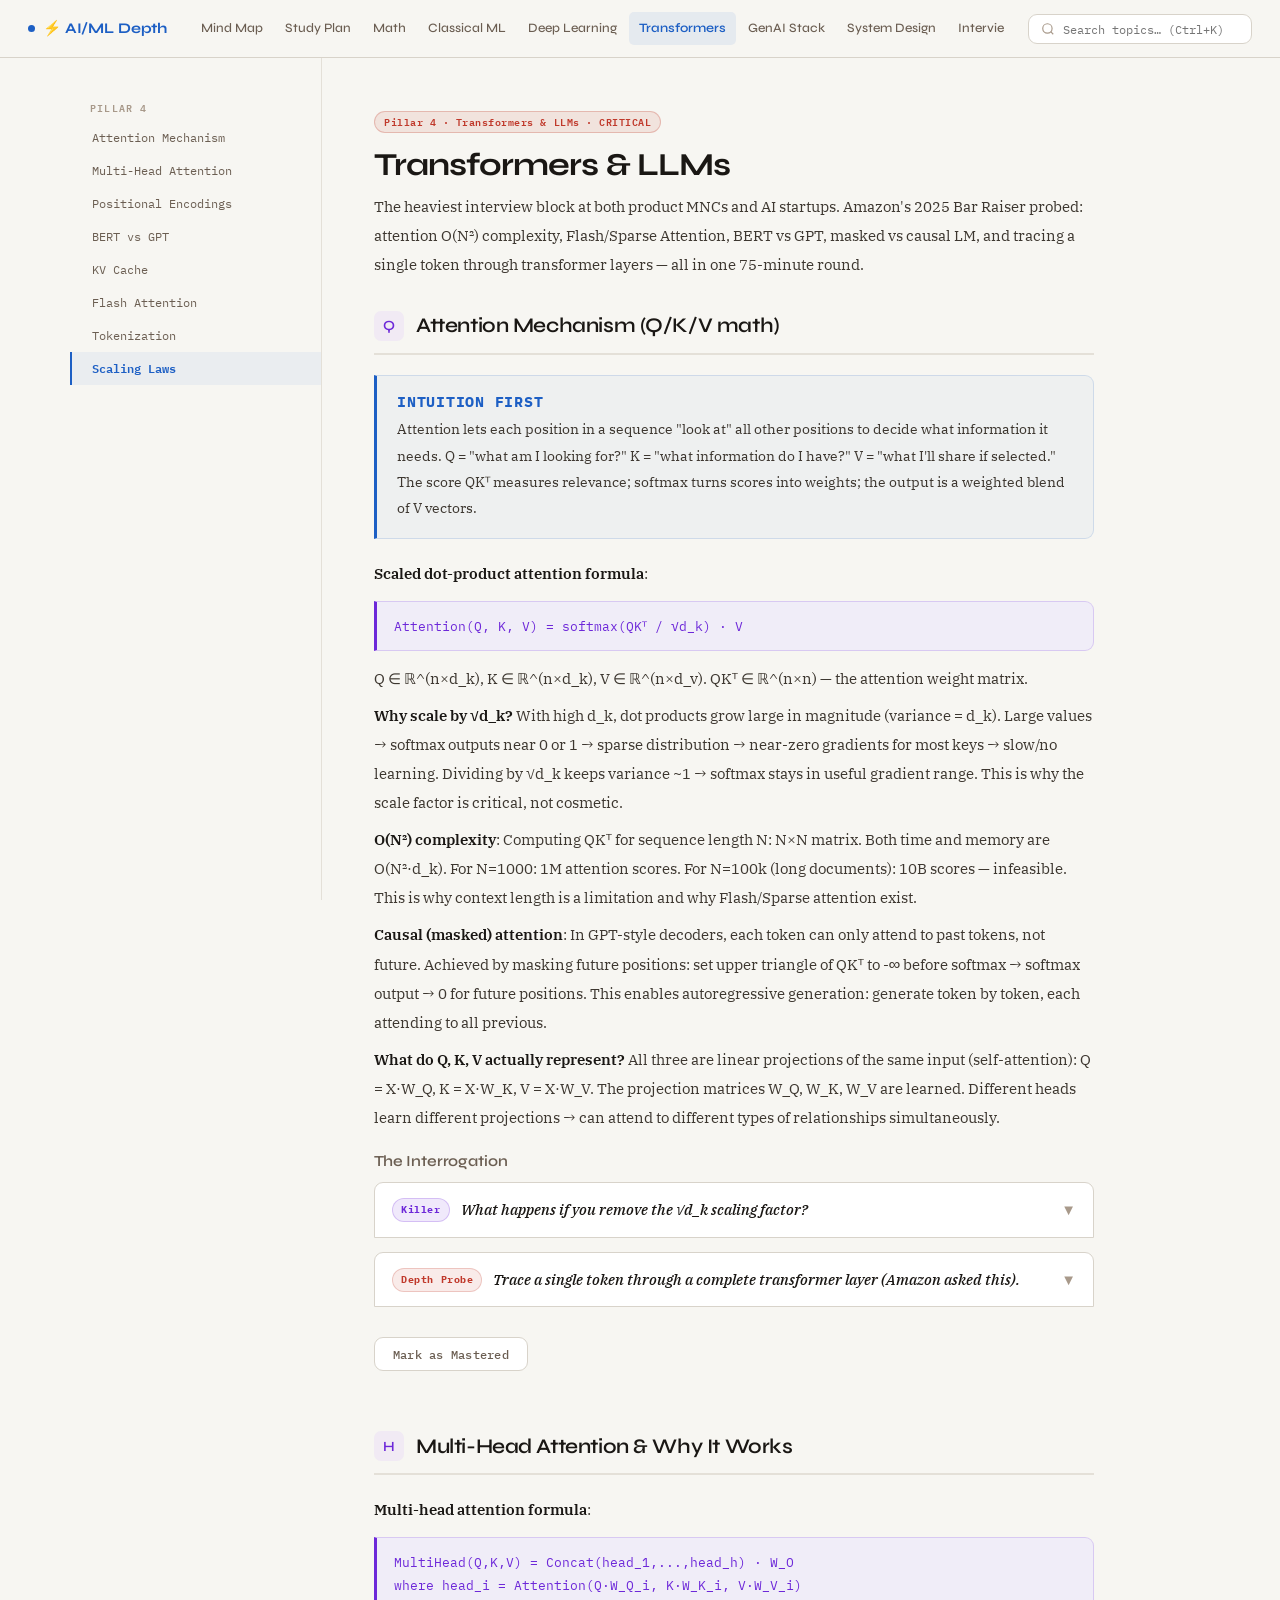
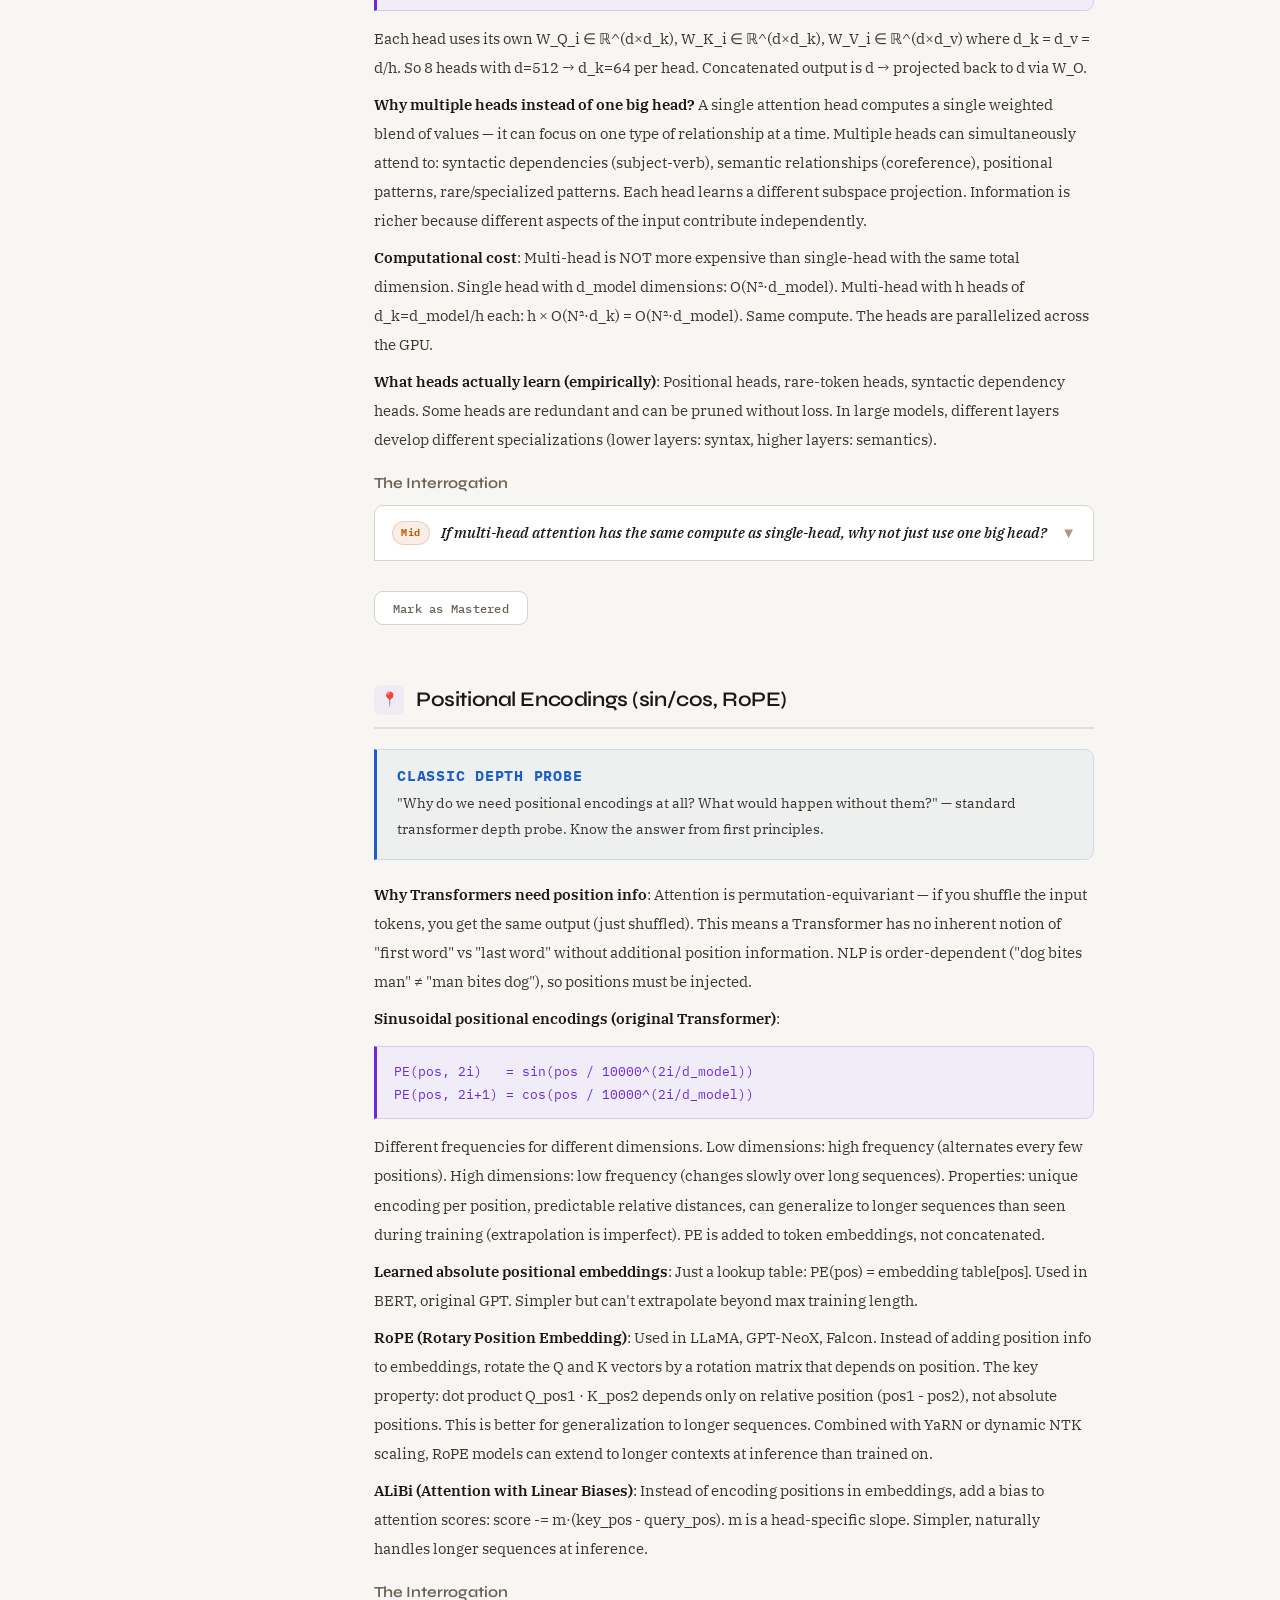
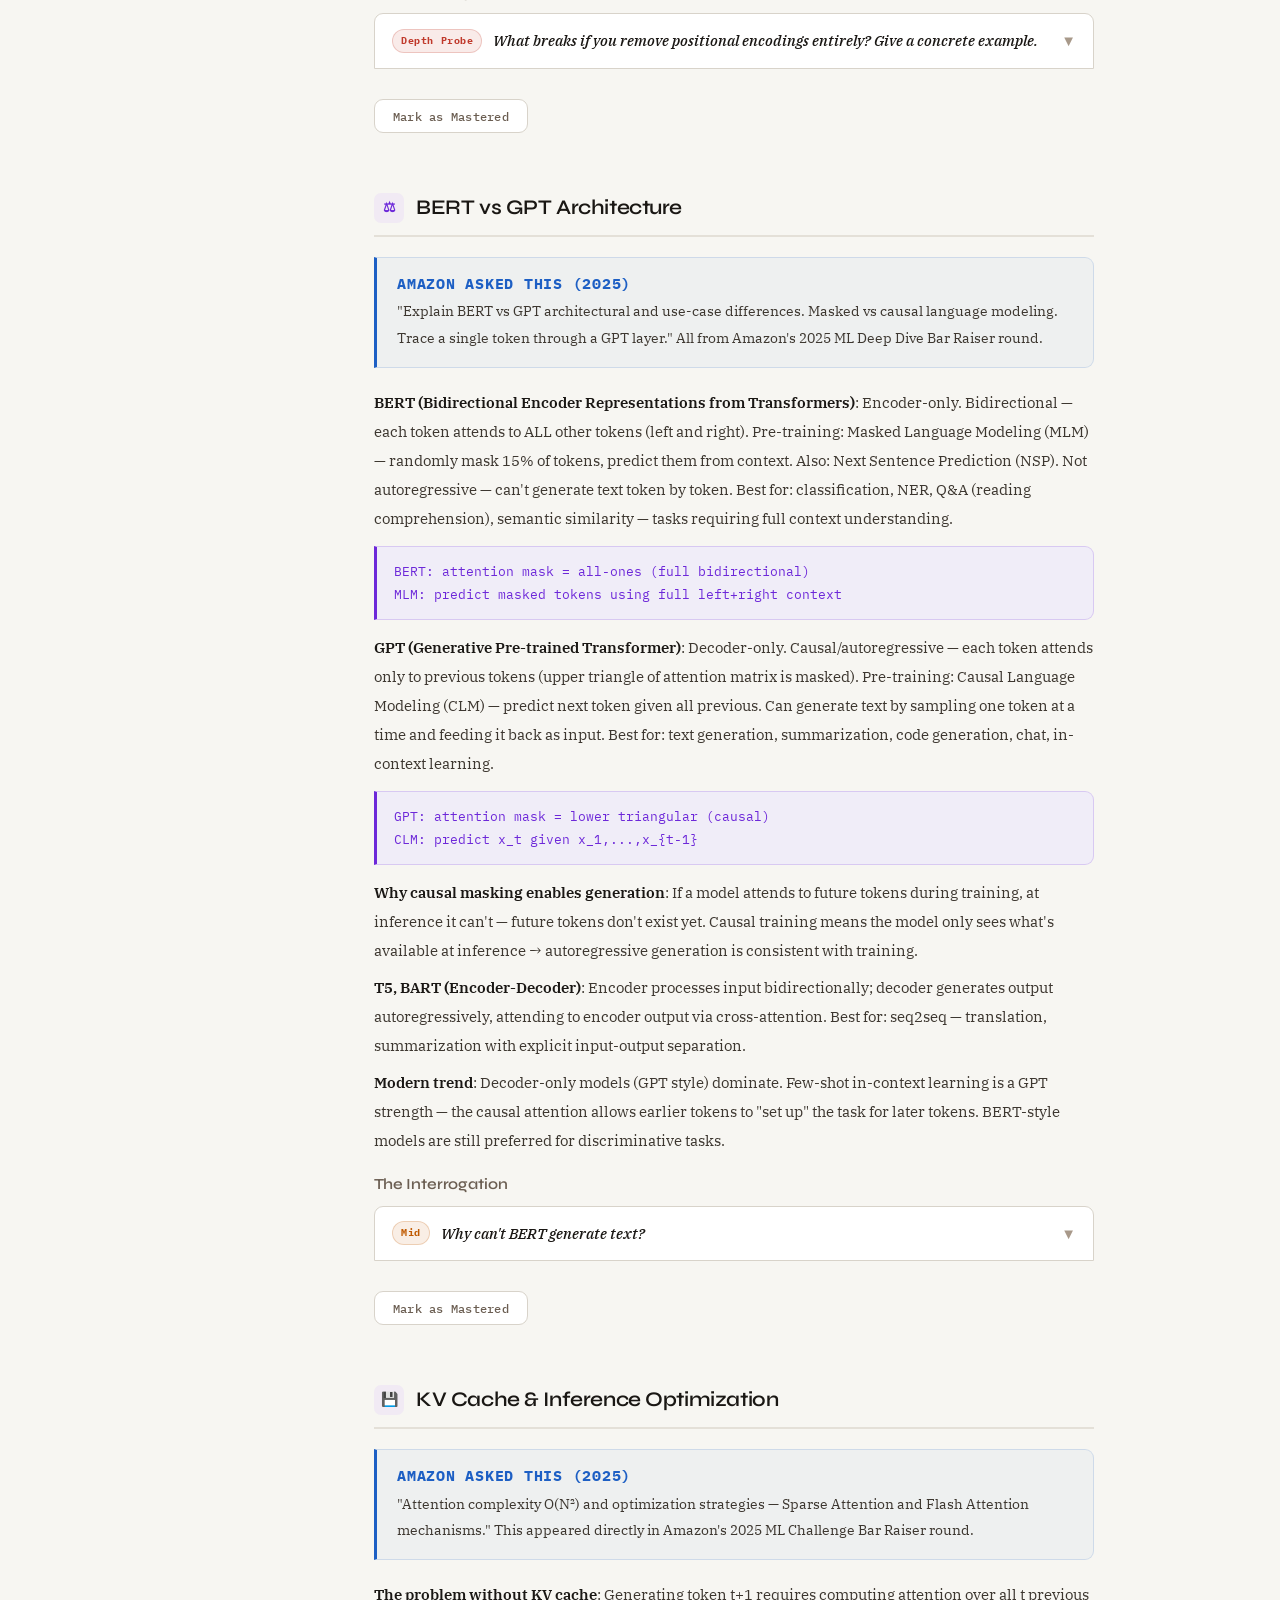
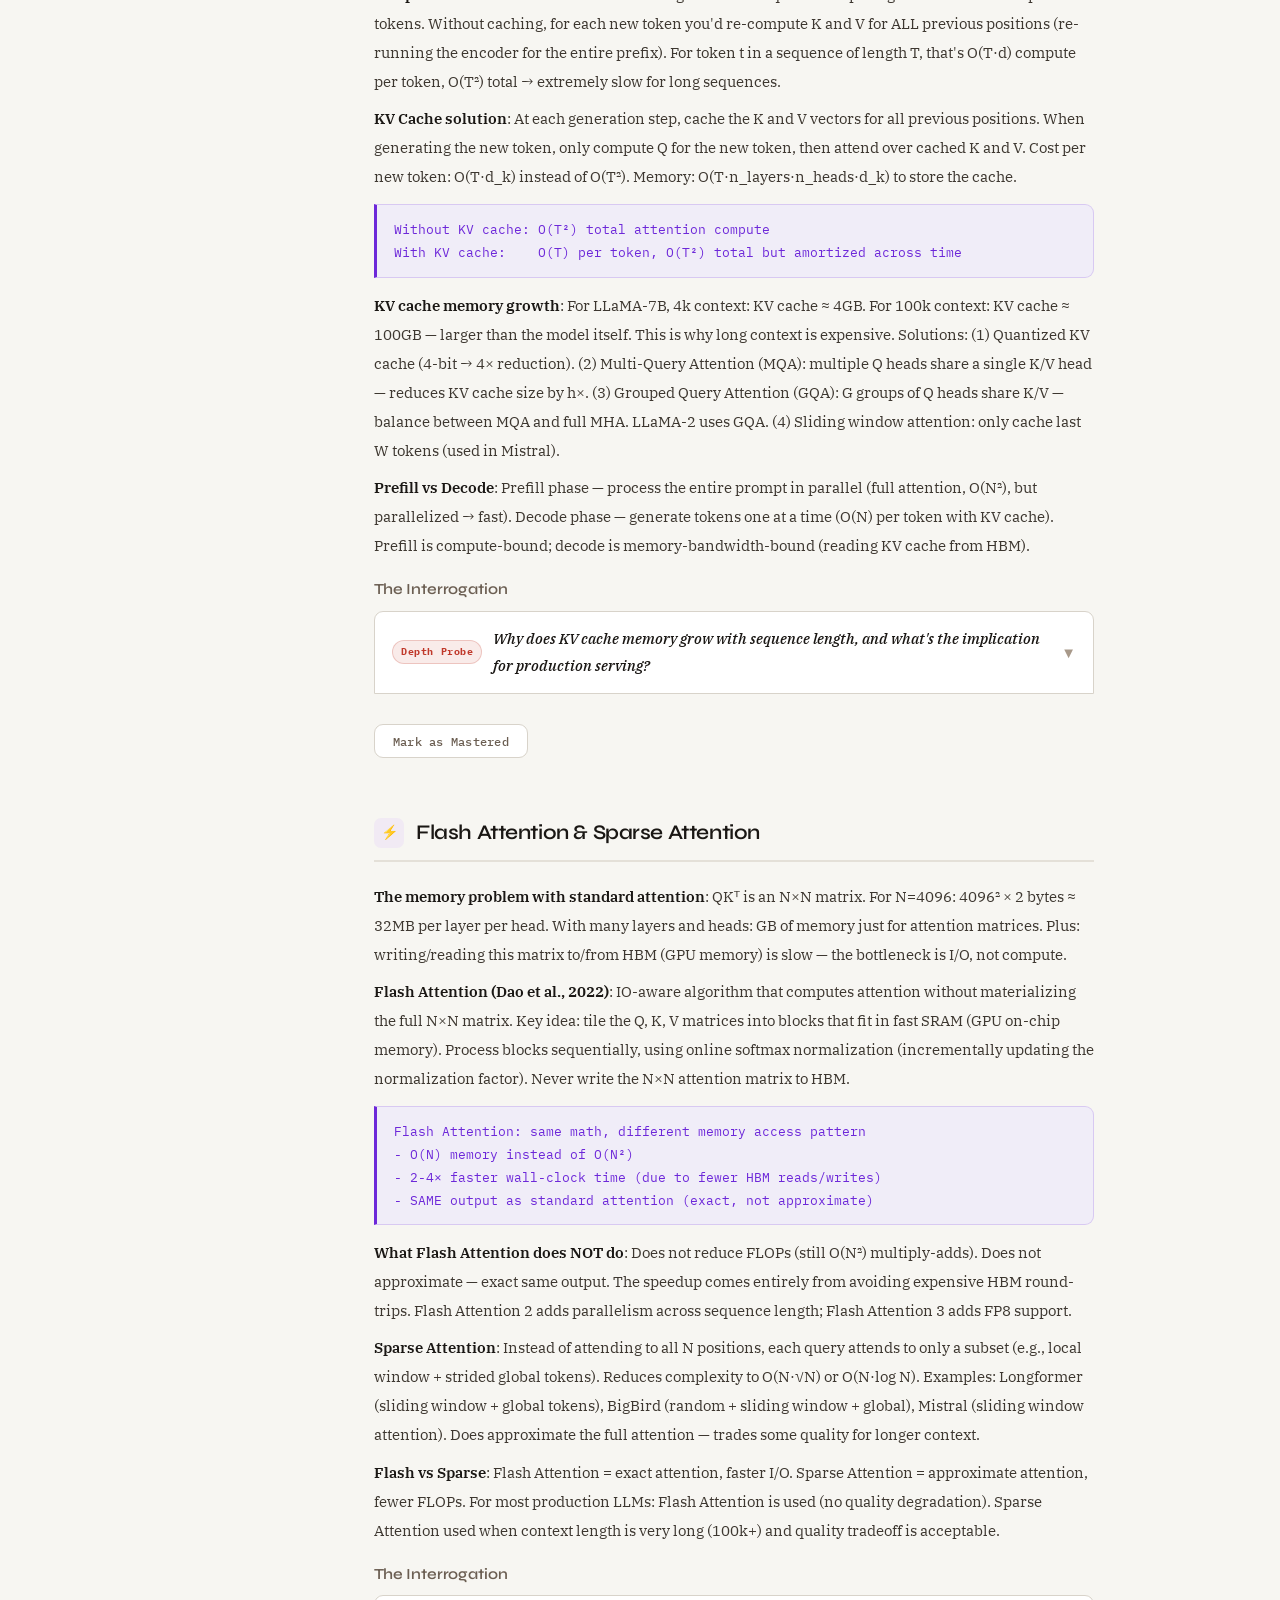
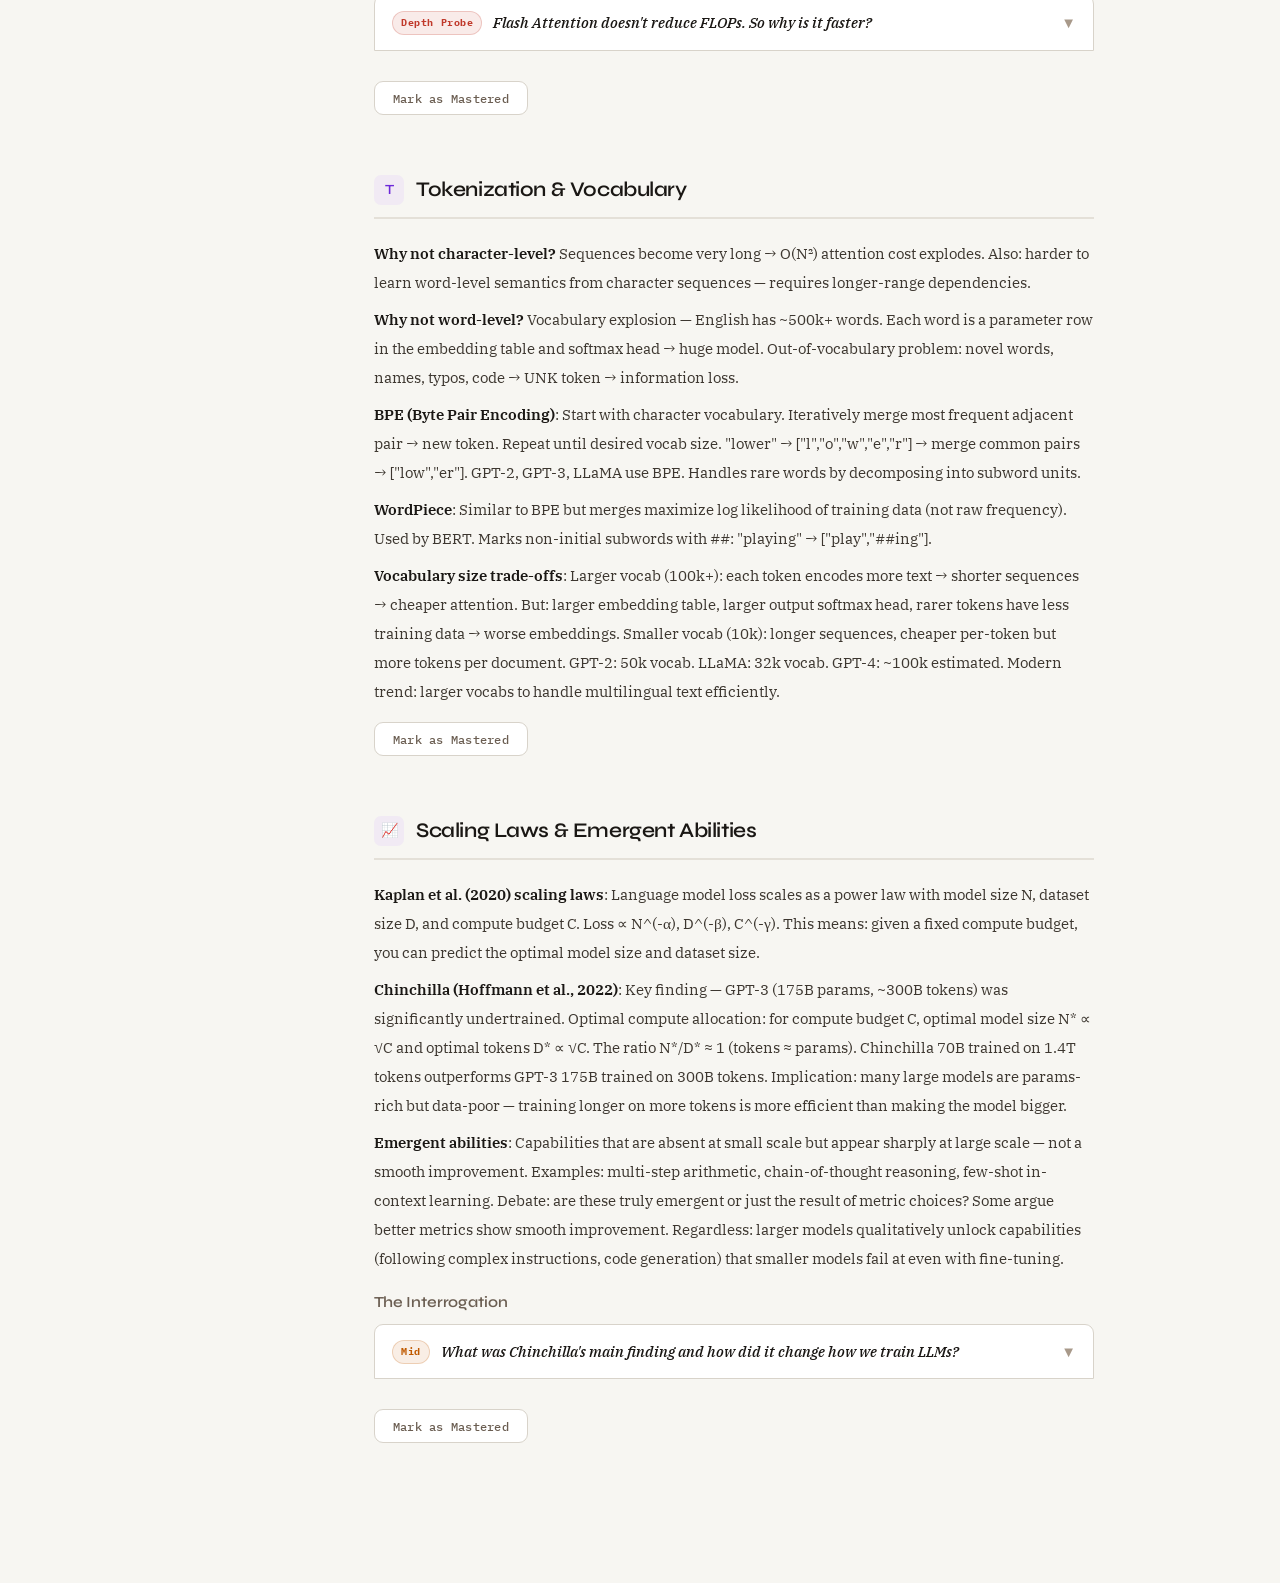
<file: pages/p4-transformers.html>
<!DOCTYPE html>
<html lang="en">
<head>
  <meta charset="UTF-8" />
  <meta name="viewport" content="width=device-width, initial-scale=1.0" />
  <title>Transformers & LLMs · AI/ML Depth</title>
  <link rel="preconnect" href="https://fonts.googleapis.com">
  <link rel="preconnect" href="https://fonts.gstatic.com" crossorigin>
  <link rel="stylesheet" href="../css/style.css" />
</head>
<body>
  <nav>
    <a href="../index.html" class="nav-brand">⚡ AI/ML Depth</a>
    <div class="nav-links">
      <a href="../index.html">Mind Map</a>
      <a href="study-plan.html">Study Plan</a>
      <a href="p1-math.html">Math</a>
      <a href="p2-classical-ml.html">Classical ML</a>
      <a href="p3-deep-learning.html">Deep Learning</a>
      <a href="p4-transformers.html" class="active">Transformers</a>
      <a href="p5-genai.html">GenAI Stack</a>
      <a href="p6-system-design.html">System Design</a>
      <a href="interview-qa.html">Interview Q&amp;A</a>
    </div>
    <div class="nav-search" onclick="openSearch()">
      <svg width="14" height="14" viewBox="0 0 24 24" fill="none" stroke="currentColor" stroke-width="2"><circle cx="11" cy="11" r="8"/><path d="m21 21-4.35-4.35"/></svg>
      <input type="text" placeholder="Search topics… (Ctrl+K)" readonly />
    </div>
  </nav>
  <div id="search-overlay"><div id="search-box"><input id="search-input-big" type="text" placeholder="Search…"/><div id="search-results"></div></div></div>

  <div class="page">
    <div class="topic-layout">
      <aside class="topic-sidebar">
        <div class="sidebar-section">Pillar 4</div>
        <a href="#attn">Attention Mechanism</a>
        <a href="#mha">Multi-Head Attention</a>
        <a href="#pos">Positional Encodings</a>
        <a href="#arch">BERT vs GPT</a>
        <a href="#kvcache">KV Cache</a>
        <a href="#flash">Flash Attention</a>
        <a href="#token">Tokenization</a>
        <a href="#scale">Scaling Laws</a>
      </aside>

      <div class="topic-content">
        <div style="margin-bottom:32px;">
          <span class="badge badge-critical" style="margin-bottom:12px;display:inline-flex;">Pillar 4 · Transformers &amp; LLMs · CRITICAL</span>
          <h1>Transformers &amp; LLMs</h1>
          <p style="margin-top:8px;">The heaviest interview block at both product MNCs and AI startups. Amazon's 2025 Bar Raiser probed: attention O(N²) complexity, Flash/Sparse Attention, BERT vs GPT, masked vs causal LM, and tracing a single token through transformer layers — all in one 75-minute round.</p>
        </div>

        <!-- ATTENTION -->
        <div class="depth-section" id="attn">
          <h2><div class="depth-icon" style="background:rgba(210,168,255,0.15);color:var(--c4)">Q</div>Attention Mechanism (Q/K/V math)</h2>
          <div class="concept-box">
            <h3 style="margin-bottom:6px;font-size:0.95rem;">Intuition First</h3>
            <p style="font-size:0.875rem;">Attention lets each position in a sequence "look at" all other positions to decide what information it needs. Q = "what am I looking for?" K = "what information do I have?" V = "what I'll share if selected." The score QKᵀ measures relevance; softmax turns scores into weights; the output is a weighted blend of V vectors.</p>
          </div>
          <div style="font-size:0.875rem;color:var(--text-muted);line-height:1.9;margin-top:16px;">
            <p><strong>Scaled dot-product attention formula</strong>:</p>
            <div class="math">Attention(Q, K, V) = softmax(QKᵀ / √d_k) · V</div>
            <p style="margin-top:8px;">Q ∈ ℝ^(n×d_k), K ∈ ℝ^(n×d_k), V ∈ ℝ^(n×d_v). QKᵀ ∈ ℝ^(n×n) — the attention weight matrix.</p>
            <p style="margin-top:8px;"><strong>Why scale by √d_k?</strong> With high d_k, dot products grow large in magnitude (variance = d_k). Large values → softmax outputs near 0 or 1 → sparse distribution → near-zero gradients for most keys → slow/no learning. Dividing by √d_k keeps variance ~1 → softmax stays in useful gradient range. This is why the scale factor is critical, not cosmetic.</p>
            <p style="margin-top:8px;"><strong>O(N²) complexity</strong>: Computing QKᵀ for sequence length N: N×N matrix. Both time and memory are O(N²·d_k). For N=1000: 1M attention scores. For N=100k (long documents): 10B scores — infeasible. This is why context length is a limitation and why Flash/Sparse attention exist.</p>
            <p style="margin-top:8px;"><strong>Causal (masked) attention</strong>: In GPT-style decoders, each token can only attend to past tokens, not future. Achieved by masking future positions: set upper triangle of QKᵀ to -∞ before softmax → softmax output → 0 for future positions. This enables autoregressive generation: generate token by token, each attending to all previous.</p>
            <p style="margin-top:8px;"><strong>What do Q, K, V actually represent?</strong> All three are linear projections of the same input (self-attention): Q = X·W_Q, K = X·W_K, V = X·W_V. The projection matrices W_Q, W_K, W_V are learned. Different heads learn different projections → can attend to different types of relationships simultaneously.</p>
          </div>
          <h3 style="margin:20px 0 12px;">The Interrogation</h3>
          <div class="qa-block">
            <div class="qa-question"><span class="q-depth depth-killer">Killer</span> What happens if you remove the √d_k scaling factor? <span class="qa-toggle" style="margin-left:auto;color:var(--text-dim)">▼</span></div>
            <div class="qa-answer"><p>Without scaling, dot products QKᵀ have variance = d_k. For d_k=64: std ≈ 8. Softmax of values like [8, -3, 6, -5] is nearly a one-hot vector: one attention weight ≈ 1, rest ≈ 0. This means: (1) <strong>Gradient vanishing</strong>: softmax derivative ≈ 0 for non-attended positions → most attention weights receive near-zero gradients → slow learning. (2) <strong>Loss of soft attention</strong>: Instead of a weighted blend of V, you get a nearly hard selection. This is information-poor. (3) <strong>Training instability</strong>: Very sharp attention distributions early in training can create feedback loops. The scaling keeps Var(Q·K) ≈ 1 regardless of d_k, keeping the softmax in its informative gradient region.</p></div>
          </div>
          <div class="qa-block">
            <div class="qa-question"><span class="q-depth depth-probe">Depth Probe</span> Trace a single token through a complete transformer layer (Amazon asked this). <span class="qa-toggle" style="margin-left:auto;color:var(--text-dim)">▼</span></div>
            <div class="qa-answer">
              <p>Input: token embedding x ∈ ℝ^d (d=768 for BERT-base).</p>
              <div class="math">1. x̃ = LayerNorm(x)                          [pre-norm variant]
2. Q=x̃·W_Q, K=x̃·W_K, V=x̃·W_V              [project to Q/K/V, each ℝ^(d_k)]
3. scores = QKᵀ / √d_k                      [n×n matrix for sequence of n tokens]
4. scores = mask(scores)                    [causal: -inf for future positions]
5. weights = softmax(scores)                [n×n attention weights]
6. attn_out = weights · V                   [weighted sum of values]
7. attn_out = concat(heads) · W_O           [multi-head: concat all heads, project]
8. x = x + attn_out                         [residual connection]
9. x̃ = LayerNorm(x)                         [pre-norm for FFN]
10. ffn_out = GELU(x̃·W_1 + b_1)·W_2 + b_2  [FFN: d→4d→d, 2 linear layers]
11. x = x + ffn_out                          [residual connection]
Output: x ∈ ℝ^d for this token position</div>
              <p>Repeat across L layers. Final output fed to task head (classification) or language model head (softmax over vocab).</p>
            </div>
          </div>
          <button class="mark-btn" data-topic-id="p4-attn" style="margin-top:16px;">Mark as Mastered</button>
        </div>

        <!-- MULTI-HEAD ATTENTION -->
        <div class="depth-section" id="mha">
          <h2><div class="depth-icon" style="background:rgba(210,168,255,0.15);color:var(--c4)">H</div>Multi-Head Attention &amp; Why It Works</h2>
          <div style="font-size:0.875rem;color:var(--text-muted);line-height:1.9;margin-top:16px;">
            <p><strong>Multi-head attention formula</strong>:</p>
            <div class="math">MultiHead(Q,K,V) = Concat(head_1,...,head_h) · W_O
where head_i = Attention(Q·W_Q_i, K·W_K_i, V·W_V_i)</div>
            <p>Each head uses its own W_Q_i ∈ ℝ^(d×d_k), W_K_i ∈ ℝ^(d×d_k), W_V_i ∈ ℝ^(d×d_v) where d_k = d_v = d/h. So 8 heads with d=512 → d_k=64 per head. Concatenated output is d → projected back to d via W_O.</p>
            <p style="margin-top:8px;"><strong>Why multiple heads instead of one big head?</strong> A single attention head computes a single weighted blend of values — it can focus on one type of relationship at a time. Multiple heads can simultaneously attend to: syntactic dependencies (subject-verb), semantic relationships (coreference), positional patterns, rare/specialized patterns. Each head learns a different subspace projection. Information is richer because different aspects of the input contribute independently.</p>
            <p style="margin-top:8px;"><strong>Computational cost</strong>: Multi-head is NOT more expensive than single-head with the same total dimension. Single head with d_model dimensions: O(N²·d_model). Multi-head with h heads of d_k=d_model/h each: h × O(N²·d_k) = O(N²·d_model). Same compute. The heads are parallelized across the GPU.</p>
            <p style="margin-top:8px;"><strong>What heads actually learn (empirically)</strong>: Positional heads, rare-token heads, syntactic dependency heads. Some heads are redundant and can be pruned without loss. In large models, different layers develop different specializations (lower layers: syntax, higher layers: semantics).</p>
          </div>
          <h3 style="margin:20px 0 12px;">The Interrogation</h3>
          <div class="qa-block">
            <div class="qa-question"><span class="q-depth depth-mid">Mid</span> If multi-head attention has the same compute as single-head, why not just use one big head? <span class="qa-toggle" style="margin-left:auto;color:var(--text-dim)">▼</span></div>
            <div class="qa-answer"><p>Same compute, but very different expressiveness. One head with d_model dimensions projects Q, K, V into a single d_model-dimensional space and learns one attention pattern. Multiple heads each project into a lower-dimensional subspace (d_k = d_model/h) and learn different patterns simultaneously. The subspace constraint is a feature, not a bug: it forces each head to specialize. Concatenating heads allows the model to attend to many different types of information in parallel — positional, semantic, syntactic — and combine them via W_O. A single large head would try to learn all these patterns in one attention distribution, but a single softmax distribution can only focus on one dominant pattern per query position. The mathematical reason: rank of single-head attention = rank of QKᵀ/√d_k is limited. Multi-head, after concatenation, spans a richer subspace. Ablation studies confirm: removing heads hurts performance less than removing the same fraction of parameters elsewhere.</p></div>
          </div>
          <button class="mark-btn" data-topic-id="p4-mha" style="margin-top:16px;">Mark as Mastered</button>
        </div>

        <!-- POSITIONAL ENCODINGS -->
        <div class="depth-section" id="pos">
          <h2><div class="depth-icon" style="background:rgba(210,168,255,0.15);color:var(--c4)">📍</div>Positional Encodings (sin/cos, RoPE)</h2>
          <div class="concept-box">
            <h3 style="margin-bottom:6px;font-size:0.95rem;">Classic Depth Probe</h3>
            <p style="font-size:0.875rem;">"Why do we need positional encodings at all? What would happen without them?" — standard transformer depth probe. Know the answer from first principles.</p>
          </div>
          <div style="font-size:0.875rem;color:var(--text-muted);line-height:1.9;margin-top:16px;">
            <p><strong>Why Transformers need position info</strong>: Attention is permutation-equivariant — if you shuffle the input tokens, you get the same output (just shuffled). This means a Transformer has no inherent notion of "first word" vs "last word" without additional position information. NLP is order-dependent ("dog bites man" ≠ "man bites dog"), so positions must be injected.</p>
            <p style="margin-top:8px;"><strong>Sinusoidal positional encodings (original Transformer)</strong>:</p>
            <div class="math">PE(pos, 2i)   = sin(pos / 10000^(2i/d_model))
PE(pos, 2i+1) = cos(pos / 10000^(2i/d_model))</div>
            <p>Different frequencies for different dimensions. Low dimensions: high frequency (alternates every few positions). High dimensions: low frequency (changes slowly over long sequences). Properties: unique encoding per position, predictable relative distances, can generalize to longer sequences than seen during training (extrapolation is imperfect). PE is added to token embeddings, not concatenated.</p>
            <p style="margin-top:8px;"><strong>Learned absolute positional embeddings</strong>: Just a lookup table: PE(pos) = embedding table[pos]. Used in BERT, original GPT. Simpler but can't extrapolate beyond max training length.</p>
            <p style="margin-top:8px;"><strong>RoPE (Rotary Position Embedding)</strong>: Used in LLaMA, GPT-NeoX, Falcon. Instead of adding position info to embeddings, rotate the Q and K vectors by a rotation matrix that depends on position. The key property: dot product Q_pos1 · K_pos2 depends only on relative position (pos1 - pos2), not absolute positions. This is better for generalization to longer sequences. Combined with YaRN or dynamic NTK scaling, RoPE models can extend to longer contexts at inference than trained on.</p>
            <p style="margin-top:8px;"><strong>ALiBi (Attention with Linear Biases)</strong>: Instead of encoding positions in embeddings, add a bias to attention scores: score -= m·(key_pos - query_pos). m is a head-specific slope. Simpler, naturally handles longer sequences at inference.</p>
          </div>
          <h3 style="margin:20px 0 12px;">The Interrogation</h3>
          <div class="qa-block">
            <div class="qa-question"><span class="q-depth depth-probe">Depth Probe</span> What breaks if you remove positional encodings entirely? Give a concrete example. <span class="qa-toggle" style="margin-left:auto;color:var(--text-dim)">▼</span></div>
            <div class="qa-answer"><p>Without PE: the Transformer is a "bag of words" model that's order-invariant. "The cat sat on the mat" and "The mat sat on the cat" would produce identical representations for each token (different arrangement, same set). Concrete failure: (1) <strong>Language modeling</strong>: predicting "the" after "cat sat on the" requires knowing "the" was the most recent context, not just that these words appear together. Without position: can't distinguish which tokens are recent. (2) <strong>Coreference</strong>: "John said he was tired" — "he" refers to "John" because it comes after. Without position ordering, "he" could refer to anything. (3) <strong>Syntax</strong>: verb agreement requires knowing which noun is subject (determined by position). Experiments confirm: Transformers trained without PE show degraded performance on order-sensitive tasks but surprisingly retain much capability for bag-of-words tasks, showing that attention alone captures some positional information implicitly through content — but far less effectively.</p></div>
          </div>
          <button class="mark-btn" data-topic-id="p4-pos" style="margin-top:16px;">Mark as Mastered</button>
        </div>

        <!-- BERT vs GPT -->
        <div class="depth-section" id="arch">
          <h2><div class="depth-icon" style="background:rgba(210,168,255,0.15);color:var(--c4)">⚖</div>BERT vs GPT Architecture</h2>
          <div class="concept-box">
            <h3 style="margin-bottom:6px;font-size:0.95rem;">Amazon Asked This (2025)</h3>
            <p style="font-size:0.875rem;">"Explain BERT vs GPT architectural and use-case differences. Masked vs causal language modeling. Trace a single token through a GPT layer." All from Amazon's 2025 ML Deep Dive Bar Raiser round.</p>
          </div>
          <div style="font-size:0.875rem;color:var(--text-muted);line-height:1.9;margin-top:16px;">
            <p><strong>BERT (Bidirectional Encoder Representations from Transformers)</strong>: Encoder-only. Bidirectional — each token attends to ALL other tokens (left and right). Pre-training: Masked Language Modeling (MLM) — randomly mask 15% of tokens, predict them from context. Also: Next Sentence Prediction (NSP). Not autoregressive — can't generate text token by token. Best for: classification, NER, Q&A (reading comprehension), semantic similarity — tasks requiring full context understanding.</p>
            <div class="math">BERT: attention mask = all-ones (full bidirectional)
MLM: predict masked tokens using full left+right context</div>
            <p style="margin-top:8px;"><strong>GPT (Generative Pre-trained Transformer)</strong>: Decoder-only. Causal/autoregressive — each token attends only to previous tokens (upper triangle of attention matrix is masked). Pre-training: Causal Language Modeling (CLM) — predict next token given all previous. Can generate text by sampling one token at a time and feeding it back as input. Best for: text generation, summarization, code generation, chat, in-context learning.</p>
            <div class="math">GPT: attention mask = lower triangular (causal)
CLM: predict x_t given x_1,...,x_{t-1}</div>
            <p style="margin-top:8px;"><strong>Why causal masking enables generation</strong>: If a model attends to future tokens during training, at inference it can't — future tokens don't exist yet. Causal training means the model only sees what's available at inference → autoregressive generation is consistent with training.</p>
            <p style="margin-top:8px;"><strong>T5, BART (Encoder-Decoder)</strong>: Encoder processes input bidirectionally; decoder generates output autoregressively, attending to encoder output via cross-attention. Best for: seq2seq — translation, summarization with explicit input-output separation.</p>
            <p style="margin-top:8px;"><strong>Modern trend</strong>: Decoder-only models (GPT style) dominate. Few-shot in-context learning is a GPT strength — the causal attention allows earlier tokens to "set up" the task for later tokens. BERT-style models are still preferred for discriminative tasks.</p>
          </div>
          <h3 style="margin:20px 0 12px;">The Interrogation</h3>
          <div class="qa-block">
            <div class="qa-question"><span class="q-depth depth-mid">Mid</span> Why can't BERT generate text? <span class="qa-toggle" style="margin-left:auto;color:var(--text-dim)">▼</span></div>
            <div class="qa-answer"><p>BERT's attention is bidirectional — each token attends to all others including future tokens. During pre-training (MLM), the model learns to predict masked tokens using context from both sides. To generate text token by token, you need to predict token t given only tokens 1..t-1 (you don't have t+1..n yet). BERT was never trained on this causal objective — it expects to see all context. If you try to generate autoregressively with BERT, the model will see placeholder/empty future positions, which is a distribution mismatch from training (where there's always a rich full context). It can't generate coherently. GPT was trained with the causal objective from the start — each position predicts the next given only the left context → generation is natural and consistent with training.</p></div>
          </div>
          <button class="mark-btn" data-topic-id="p4-arch" style="margin-top:16px;">Mark as Mastered</button>
        </div>

        <!-- KV CACHE -->
        <div class="depth-section" id="kvcache">
          <h2><div class="depth-icon" style="background:rgba(210,168,255,0.15);color:var(--c4)">💾</div>KV Cache &amp; Inference Optimization</h2>
          <div class="concept-box">
            <h3 style="margin-bottom:6px;font-size:0.95rem;">Amazon Asked This (2025)</h3>
            <p style="font-size:0.875rem;">"Attention complexity O(N²) and optimization strategies — Sparse Attention and Flash Attention mechanisms." This appeared directly in Amazon's 2025 ML Challenge Bar Raiser round.</p>
          </div>
          <div style="font-size:0.875rem;color:var(--text-muted);line-height:1.9;margin-top:16px;">
            <p><strong>The problem without KV cache</strong>: Generating token t+1 requires computing attention over all t previous tokens. Without caching, for each new token you'd re-compute K and V for ALL previous positions (re-running the encoder for the entire prefix). For token t in a sequence of length T, that's O(T·d) compute per token, O(T²) total → extremely slow for long sequences.</p>
            <p style="margin-top:8px;"><strong>KV Cache solution</strong>: At each generation step, cache the K and V vectors for all previous positions. When generating the new token, only compute Q for the new token, then attend over cached K and V. Cost per new token: O(T·d_k) instead of O(T²). Memory: O(T·n_layers·n_heads·d_k) to store the cache.</p>
            <div class="math">Without KV cache: O(T²) total attention compute
With KV cache:    O(T) per token, O(T²) total but amortized across time</div>
            <p style="margin-top:8px;"><strong>KV cache memory growth</strong>: For LLaMA-7B, 4k context: KV cache ≈ 4GB. For 100k context: KV cache ≈ 100GB — larger than the model itself. This is why long context is expensive. Solutions: (1) Quantized KV cache (4-bit → 4× reduction). (2) Multi-Query Attention (MQA): multiple Q heads share a single K/V head — reduces KV cache size by h×. (3) Grouped Query Attention (GQA): G groups of Q heads share K/V — balance between MQA and full MHA. LLaMA-2 uses GQA. (4) Sliding window attention: only cache last W tokens (used in Mistral).</p>
            <p style="margin-top:8px;"><strong>Prefill vs Decode</strong>: Prefill phase — process the entire prompt in parallel (full attention, O(N²), but parallelized → fast). Decode phase — generate tokens one at a time (O(N) per token with KV cache). Prefill is compute-bound; decode is memory-bandwidth-bound (reading KV cache from HBM).</p>
          </div>
          <h3 style="margin:20px 0 12px;">The Interrogation</h3>
          <div class="qa-block">
            <div class="qa-question"><span class="q-depth depth-probe">Depth Probe</span> Why does KV cache memory grow with sequence length, and what's the implication for production serving? <span class="qa-toggle" style="margin-left:auto;color:var(--text-dim)">▼</span></div>
            <div class="qa-answer"><p>KV cache stores, for each layer and each token, the key and value vectors: 2 × n_layers × n_heads × d_k floats per token. For LLaMA-2 7B (32 layers, 32 heads, d_k=128, float16): 2×32×32×128×2 bytes = 524,288 bytes ≈ 0.5MB per token. At 4k tokens: 2GB. At 32k tokens: 16GB. Implications for production: (1) <strong>Batch size constrained by KV cache</strong>: With 40GB GPU, you can't serve many users with long contexts simultaneously — each user's KV cache occupies GPU memory. (2) <strong>PagedAttention (vLLM)</strong>: Manages KV cache like virtual memory pages — pages in/out to CPU, enables larger effective batch sizes. (3) <strong>Latency depends on cache size</strong>: Reading large KV cache is memory-bandwidth-bound — throughput limited by HBM bandwidth, not compute. This is why reducing KV cache (MQA, GQA, quantization) matters so much for inference cost.</p></div>
          </div>
          <button class="mark-btn" data-topic-id="p4-kvcache" style="margin-top:16px;">Mark as Mastered</button>
        </div>

        <!-- FLASH ATTENTION -->
        <div class="depth-section" id="flash">
          <h2><div class="depth-icon" style="background:rgba(210,168,255,0.15);color:var(--c4)">⚡</div>Flash Attention &amp; Sparse Attention</h2>
          <div style="font-size:0.875rem;color:var(--text-muted);line-height:1.9;margin-top:16px;">
            <p><strong>The memory problem with standard attention</strong>: QKᵀ is an N×N matrix. For N=4096: 4096² × 2 bytes ≈ 32MB per layer per head. With many layers and heads: GB of memory just for attention matrices. Plus: writing/reading this matrix to/from HBM (GPU memory) is slow — the bottleneck is I/O, not compute.</p>
            <p style="margin-top:8px;"><strong>Flash Attention (Dao et al., 2022)</strong>: IO-aware algorithm that computes attention without materializing the full N×N matrix. Key idea: tile the Q, K, V matrices into blocks that fit in fast SRAM (GPU on-chip memory). Process blocks sequentially, using online softmax normalization (incrementally updating the normalization factor). Never write the N×N attention matrix to HBM.</p>
            <div class="math">Flash Attention: same math, different memory access pattern
- O(N) memory instead of O(N²)
- 2-4× faster wall-clock time (due to fewer HBM reads/writes)
- SAME output as standard attention (exact, not approximate)</div>
            <p style="margin-top:8px;"><strong>What Flash Attention does NOT do</strong>: Does not reduce FLOPs (still O(N²) multiply-adds). Does not approximate — exact same output. The speedup comes entirely from avoiding expensive HBM round-trips. Flash Attention 2 adds parallelism across sequence length; Flash Attention 3 adds FP8 support.</p>
            <p style="margin-top:8px;"><strong>Sparse Attention</strong>: Instead of attending to all N positions, each query attends to only a subset (e.g., local window + strided global tokens). Reduces complexity to O(N·√N) or O(N·log N). Examples: Longformer (sliding window + global tokens), BigBird (random + sliding window + global), Mistral (sliding window attention). Does approximate the full attention — trades some quality for longer context.</p>
            <p style="margin-top:8px;"><strong>Flash vs Sparse</strong>: Flash Attention = exact attention, faster I/O. Sparse Attention = approximate attention, fewer FLOPs. For most production LLMs: Flash Attention is used (no quality degradation). Sparse Attention used when context length is very long (100k+) and quality tradeoff is acceptable.</p>
          </div>
          <h3 style="margin:20px 0 12px;">The Interrogation</h3>
          <div class="qa-block">
            <div class="qa-question"><span class="q-depth depth-probe">Depth Probe</span> Flash Attention doesn't reduce FLOPs. So why is it faster? <span class="qa-toggle" style="margin-left:auto;color:var(--text-dim)">▼</span></div>
            <div class="qa-answer"><p>Modern GPUs are compute-bound at small N and memory-bandwidth-bound at large N. Standard attention: compute QKᵀ (O(N²) FLOPs) → write N×N matrix to HBM (O(N²) memory) → read it back for softmax → write again → read for V multiply → write output. Each HBM round-trip for a 4096×4096 matrix takes ~1ms on A100 (HBM bandwidth ~2TB/s). With 32 layers × 32 heads: many GB of HBM traffic just for attention matrices. Flash Attention: tiles Q, K, V into SRAM (shared memory, ~192KB on A100, access ~19TB/s effective). Computes full tile × tile attention in SRAM, uses online softmax to avoid multiple passes. Never writes the N×N matrix to HBM. I/O complexity: O(N²/M) where M is SRAM size. At large N: ~2-4× fewer HBM bytes transferred → 2-4× wall-clock speedup despite identical FLOP count. The bottleneck shifts from memory bandwidth to compute, which is the intended state for a well-optimized GPU kernel.</p></div>
          </div>
          <button class="mark-btn" data-topic-id="p4-flash" style="margin-top:16px;">Mark as Mastered</button>
        </div>

        <!-- TOKENIZATION -->
        <div class="depth-section" id="token">
          <h2><div class="depth-icon" style="background:rgba(210,168,255,0.15);color:var(--c4)">T</div>Tokenization &amp; Vocabulary</h2>
          <div style="font-size:0.875rem;color:var(--text-muted);line-height:1.9;margin-top:16px;">
            <p><strong>Why not character-level?</strong> Sequences become very long → O(N²) attention cost explodes. Also: harder to learn word-level semantics from character sequences — requires longer-range dependencies.</p>
            <p style="margin-top:8px;"><strong>Why not word-level?</strong> Vocabulary explosion — English has ~500k+ words. Each word is a parameter row in the embedding table and softmax head → huge model. Out-of-vocabulary problem: novel words, names, typos, code → UNK token → information loss.</p>
            <p style="margin-top:8px;"><strong>BPE (Byte Pair Encoding)</strong>: Start with character vocabulary. Iteratively merge most frequent adjacent pair → new token. Repeat until desired vocab size. "lower" → ["l","o","w","e","r"] → merge common pairs → ["low","er"]. GPT-2, GPT-3, LLaMA use BPE. Handles rare words by decomposing into subword units.</p>
            <p style="margin-top:8px;"><strong>WordPiece</strong>: Similar to BPE but merges maximize log likelihood of training data (not raw frequency). Used by BERT. Marks non-initial subwords with ##: "playing" → ["play","##ing"].</p>
            <p style="margin-top:8px;"><strong>Vocabulary size trade-offs</strong>: Larger vocab (100k+): each token encodes more text → shorter sequences → cheaper attention. But: larger embedding table, larger output softmax head, rarer tokens have less training data → worse embeddings. Smaller vocab (10k): longer sequences, cheaper per-token but more tokens per document. GPT-2: 50k vocab. LLaMA: 32k vocab. GPT-4: ~100k estimated. Modern trend: larger vocabs to handle multilingual text efficiently.</p>
          </div>
          <button class="mark-btn" data-topic-id="p4-token" style="margin-top:16px;">Mark as Mastered</button>
        </div>

        <!-- SCALING LAWS -->
        <div class="depth-section" id="scale">
          <h2><div class="depth-icon" style="background:rgba(210,168,255,0.15);color:var(--c4)">📈</div>Scaling Laws &amp; Emergent Abilities</h2>
          <div style="font-size:0.875rem;color:var(--text-muted);line-height:1.9;margin-top:16px;">
            <p><strong>Kaplan et al. (2020) scaling laws</strong>: Language model loss scales as a power law with model size N, dataset size D, and compute budget C. Loss ∝ N^(-α), D^(-β), C^(-γ). This means: given a fixed compute budget, you can predict the optimal model size and dataset size.</p>
            <p style="margin-top:8px;"><strong>Chinchilla (Hoffmann et al., 2022)</strong>: Key finding — GPT-3 (175B params, ~300B tokens) was significantly undertrained. Optimal compute allocation: for compute budget C, optimal model size N* ∝ √C and optimal tokens D* ∝ √C. The ratio N*/D* ≈ 1 (tokens ≈ params). Chinchilla 70B trained on 1.4T tokens outperforms GPT-3 175B trained on 300B tokens. Implication: many large models are params-rich but data-poor — training longer on more tokens is more efficient than making the model bigger.</p>
            <p style="margin-top:8px;"><strong>Emergent abilities</strong>: Capabilities that are absent at small scale but appear sharply at large scale — not a smooth improvement. Examples: multi-step arithmetic, chain-of-thought reasoning, few-shot in-context learning. Debate: are these truly emergent or just the result of metric choices? Some argue better metrics show smooth improvement. Regardless: larger models qualitatively unlock capabilities (following complex instructions, code generation) that smaller models fail at even with fine-tuning.</p>
          </div>
          <h3 style="margin:20px 0 12px;">The Interrogation</h3>
          <div class="qa-block">
            <div class="qa-question"><span class="q-depth depth-mid">Mid</span> What was Chinchilla's main finding and how did it change how we train LLMs? <span class="qa-toggle" style="margin-left:auto;color:var(--text-dim)">▼</span></div>
            <div class="qa-answer"><p>Chinchilla (DeepMind, 2022) showed that for a given compute budget, you should spend roughly equal compute on parameters and tokens — each should scale proportionally with compute budget (both ∝ √C). GPT-3 (175B params, 300B tokens) used 175B/300B ≈ 0.58 tokens per param — undertrained. Chinchilla 70B was trained on 1.4T tokens (20× more tokens, ½ the params) and outperformed GPT-3 on most benchmarks at 40% the inference cost. Impact: (1) Smaller models trained longer now preferred over huge models trained briefly. (2) LLaMA 1 (Meta, 2023) took this seriously: 7B model trained on 1T tokens outperforms GPT-3 on many tasks. (3) Data becomes as important as parameters. (4) Inference cost matters — a smaller, well-trained model is cheaper to run than a larger undertrained one at same benchmark performance.</p></div>
          </div>
          <button class="mark-btn" data-topic-id="p4-scale" style="margin-top:16px;">Mark as Mastered</button>
        </div>

      </div>
    </div>
  </div>
  <script src="../js/app.js"></script>
</body>
</html>
</file>
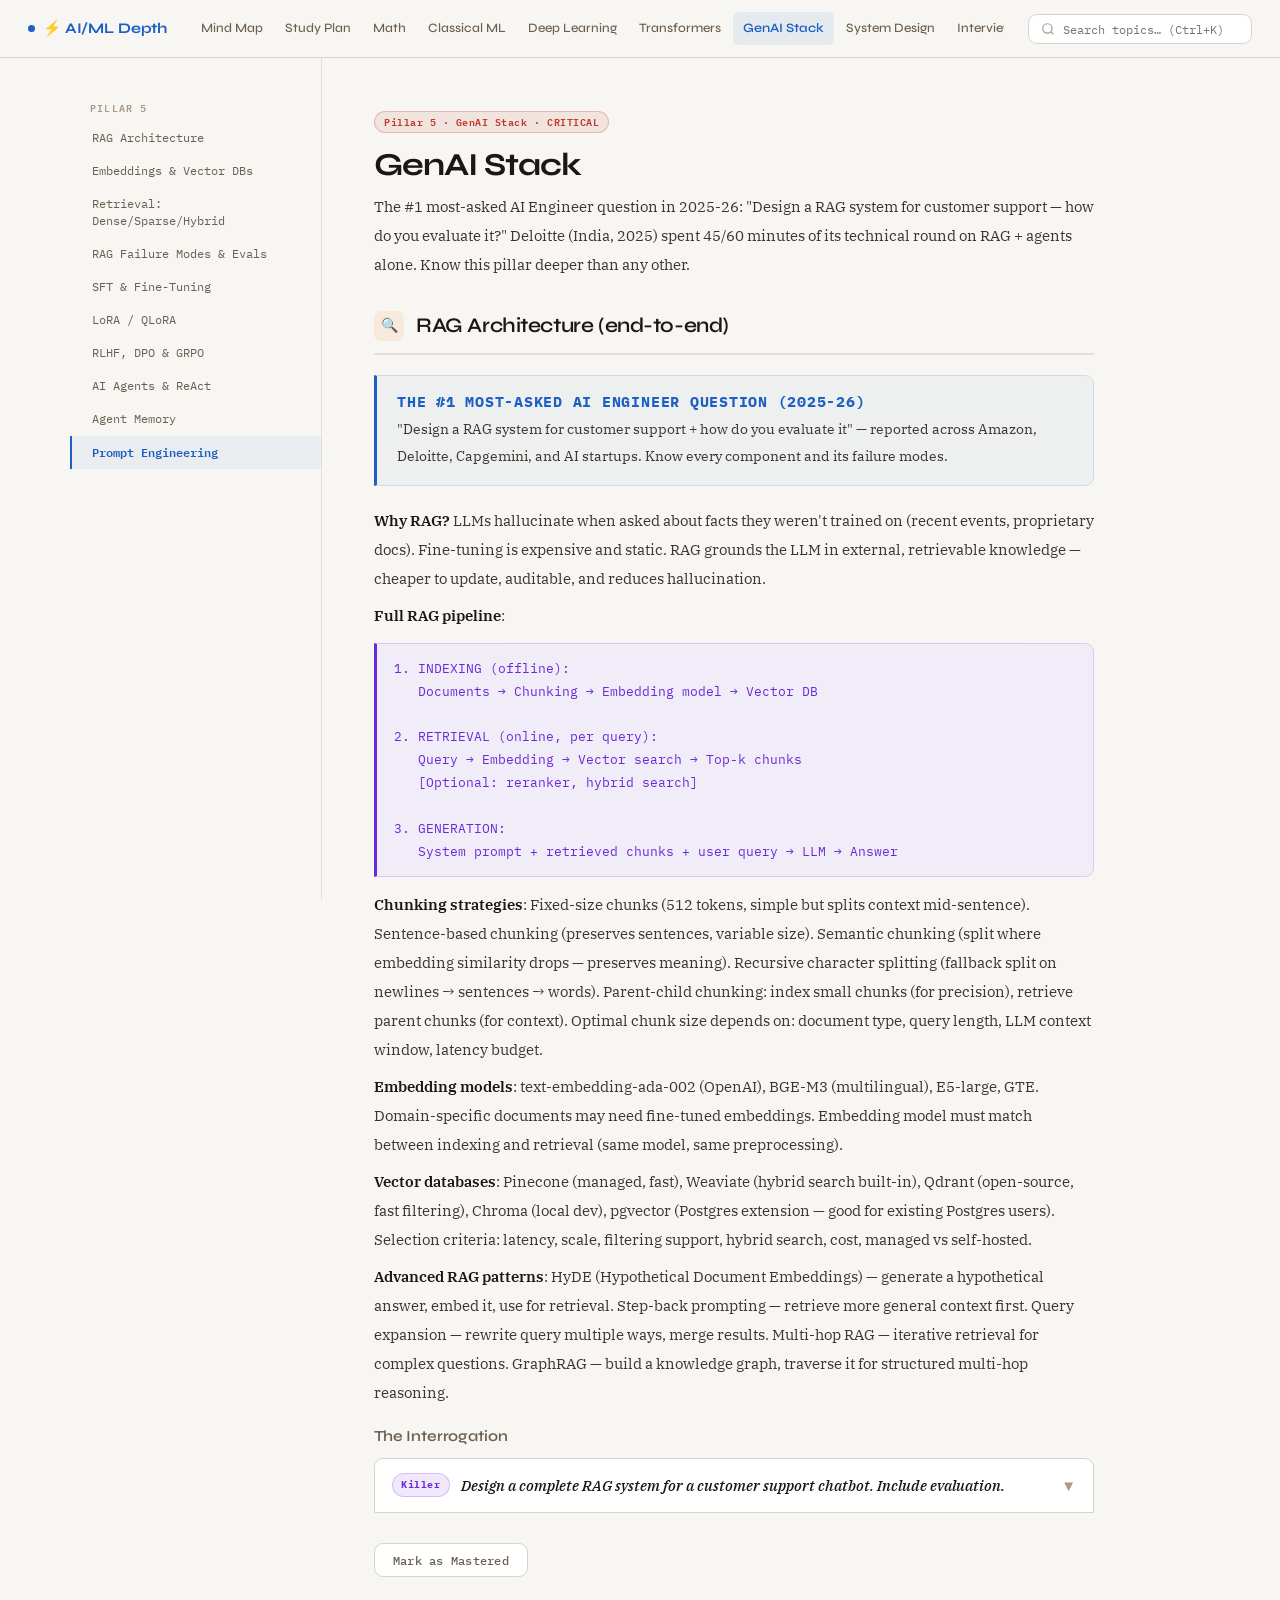
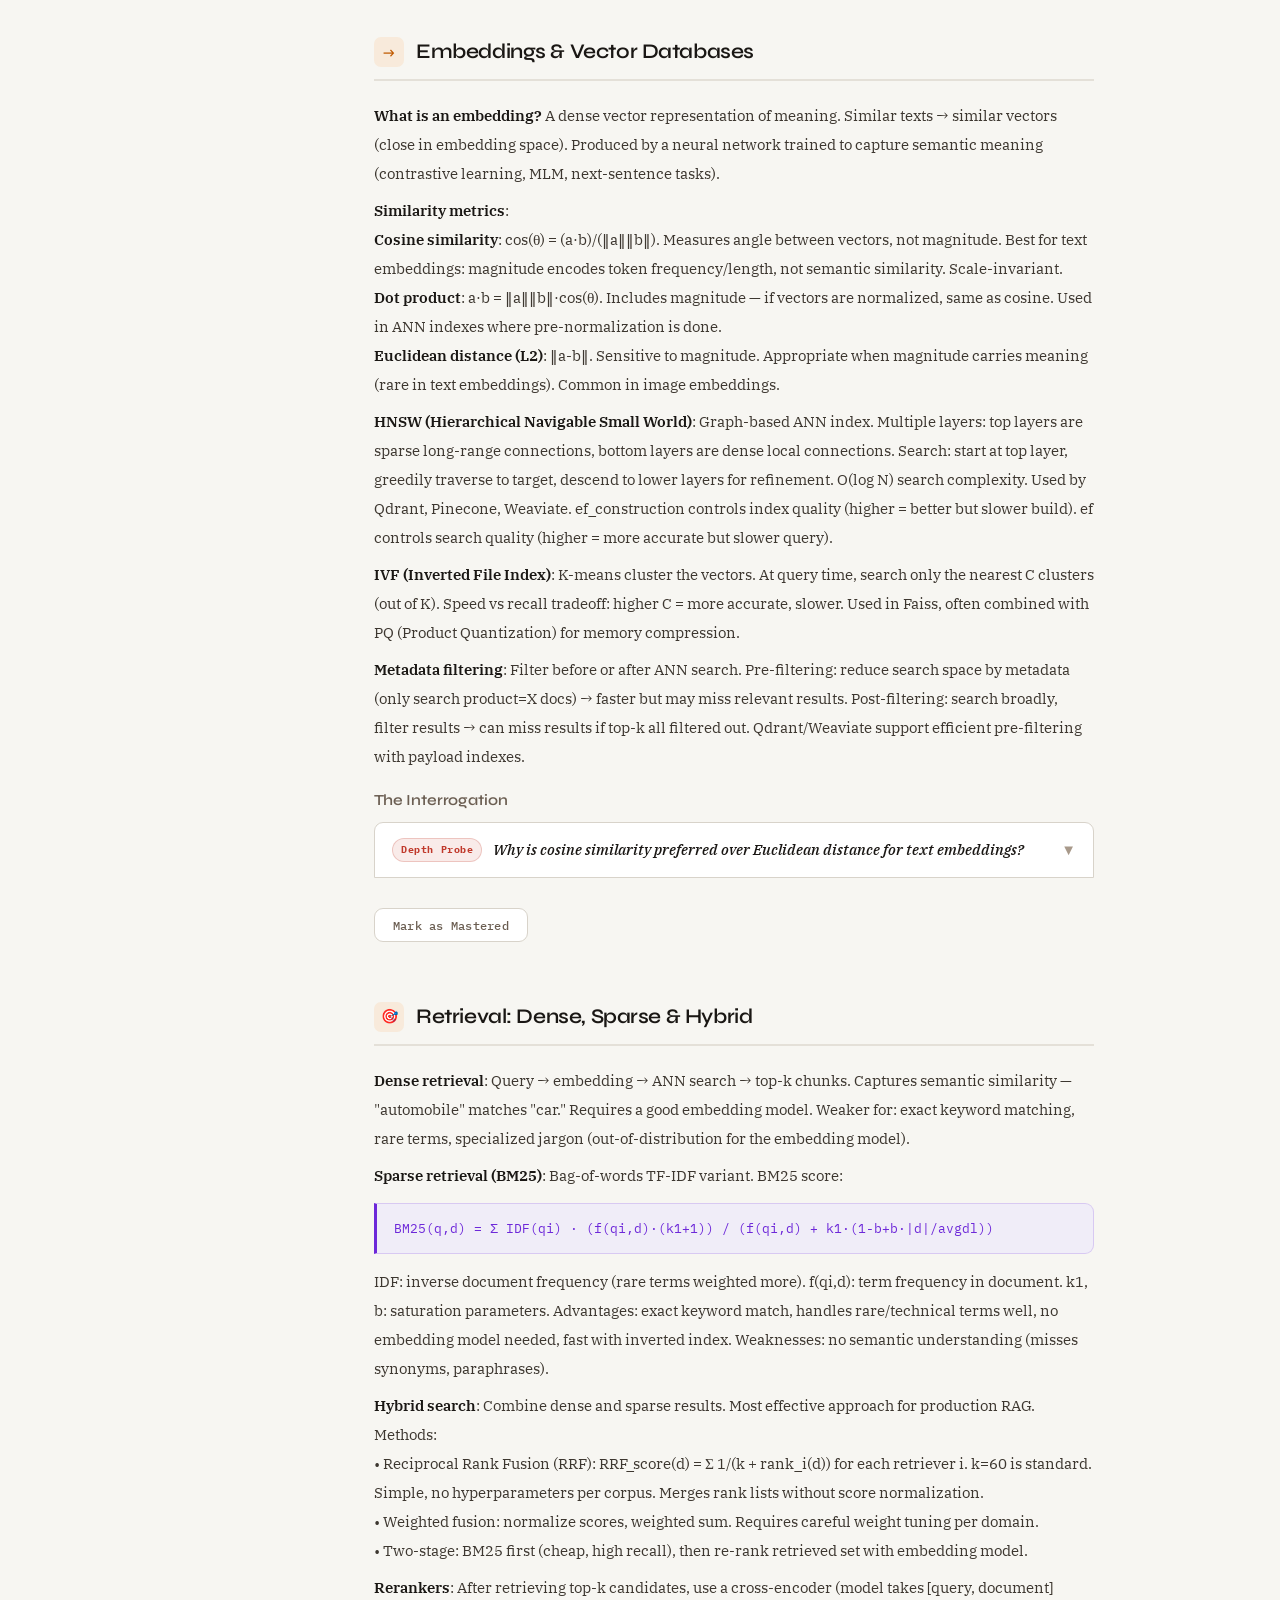
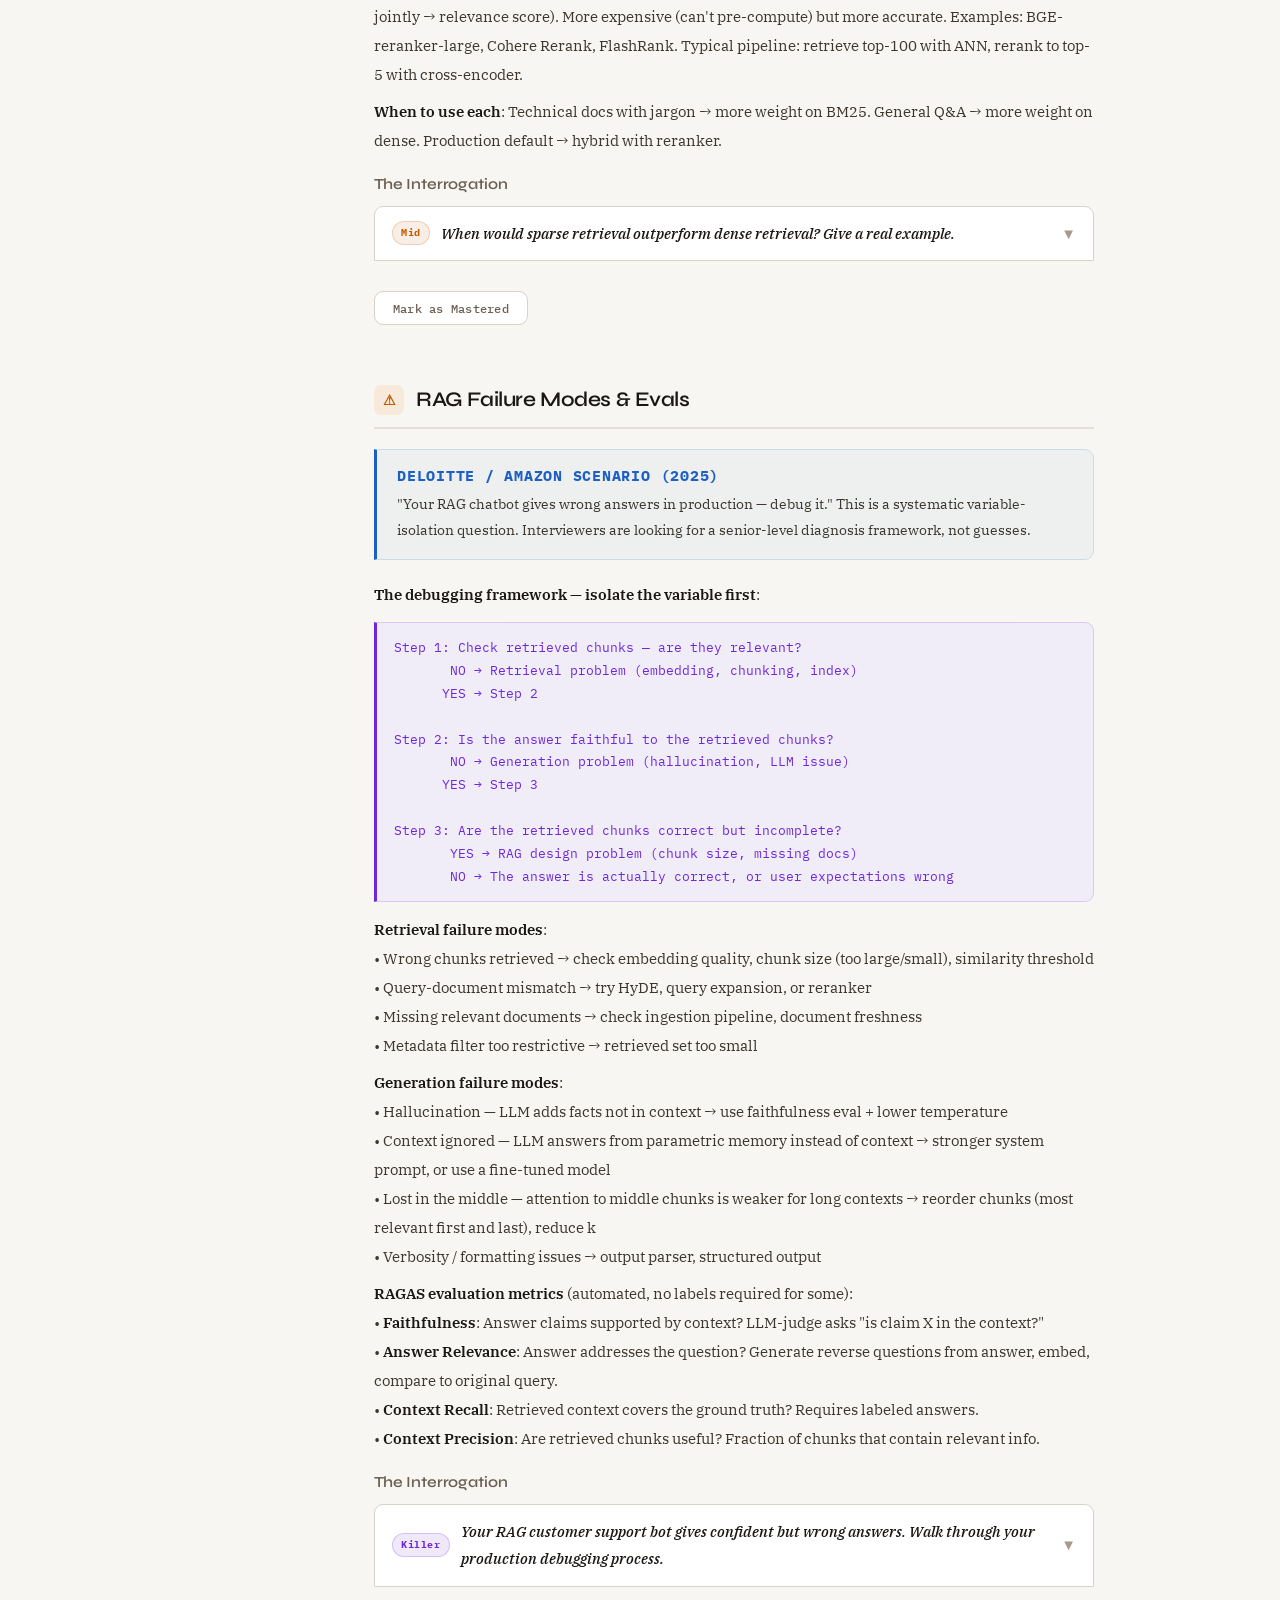
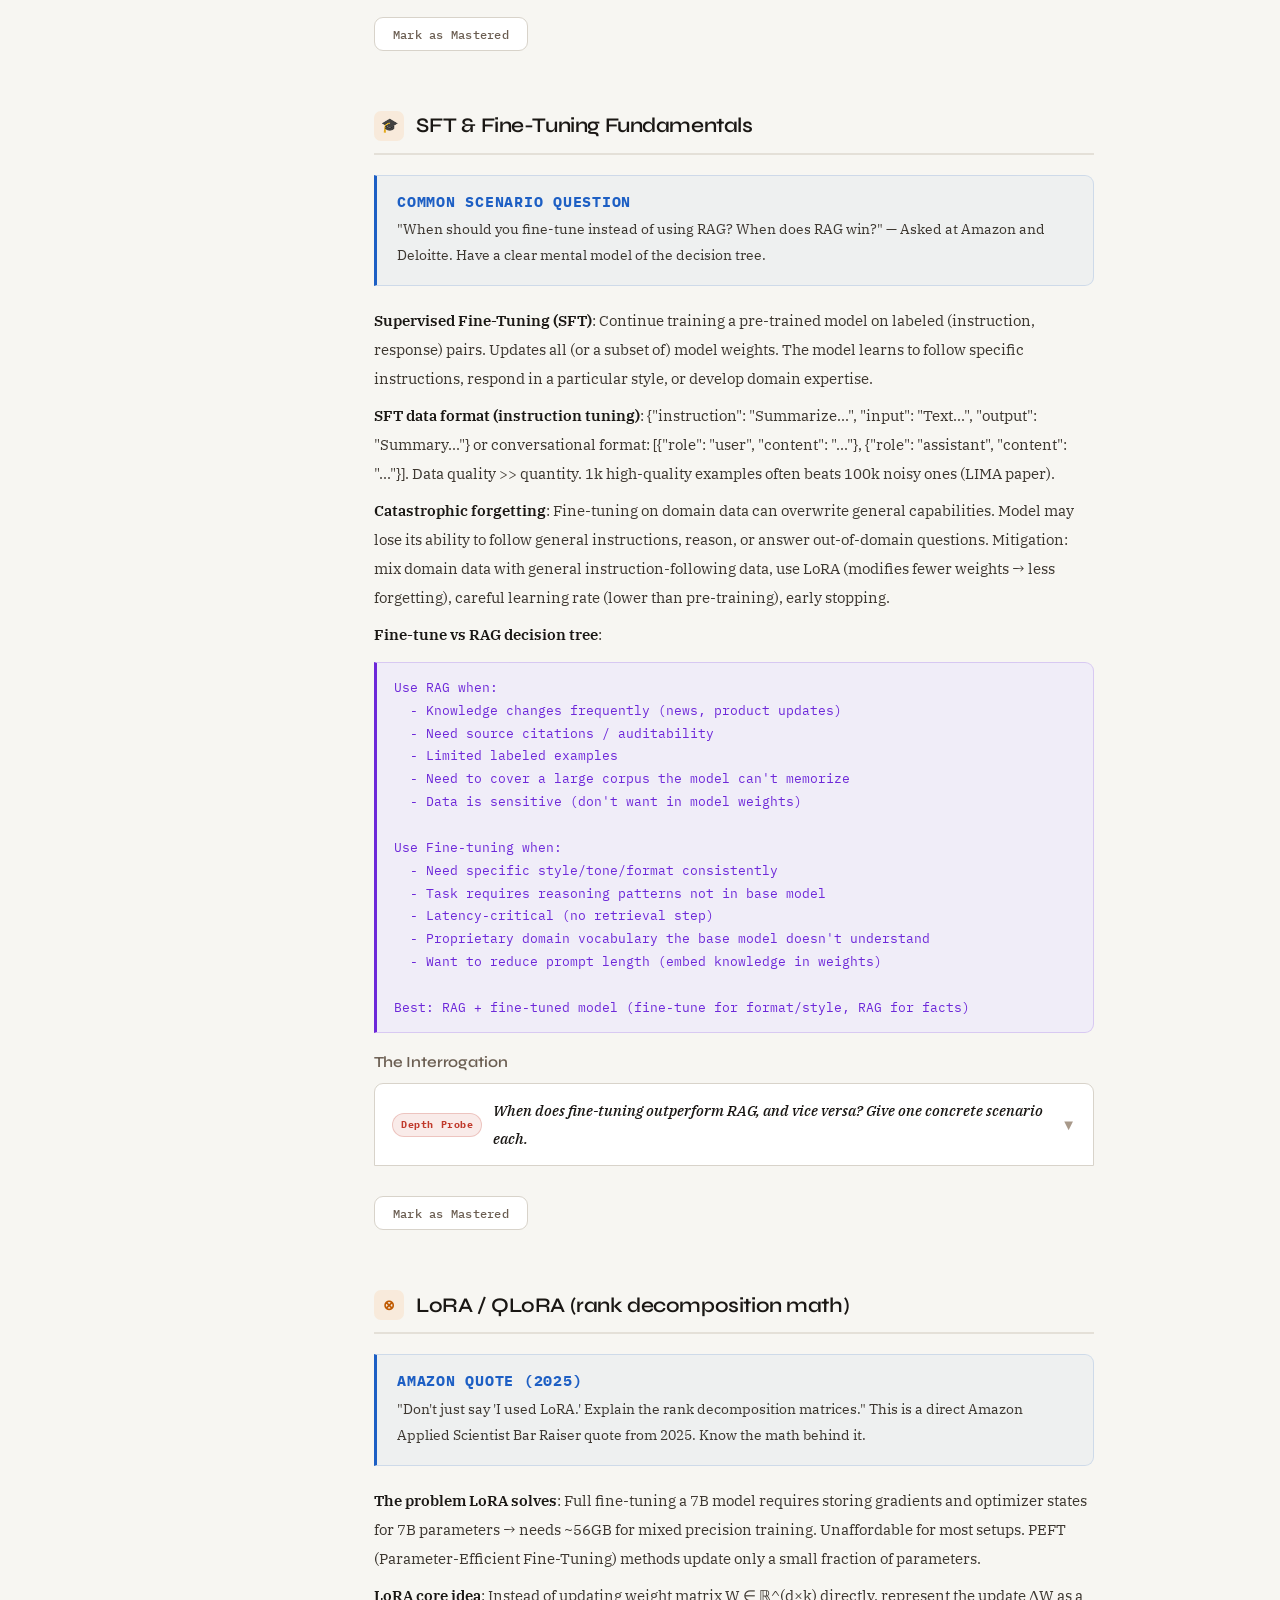
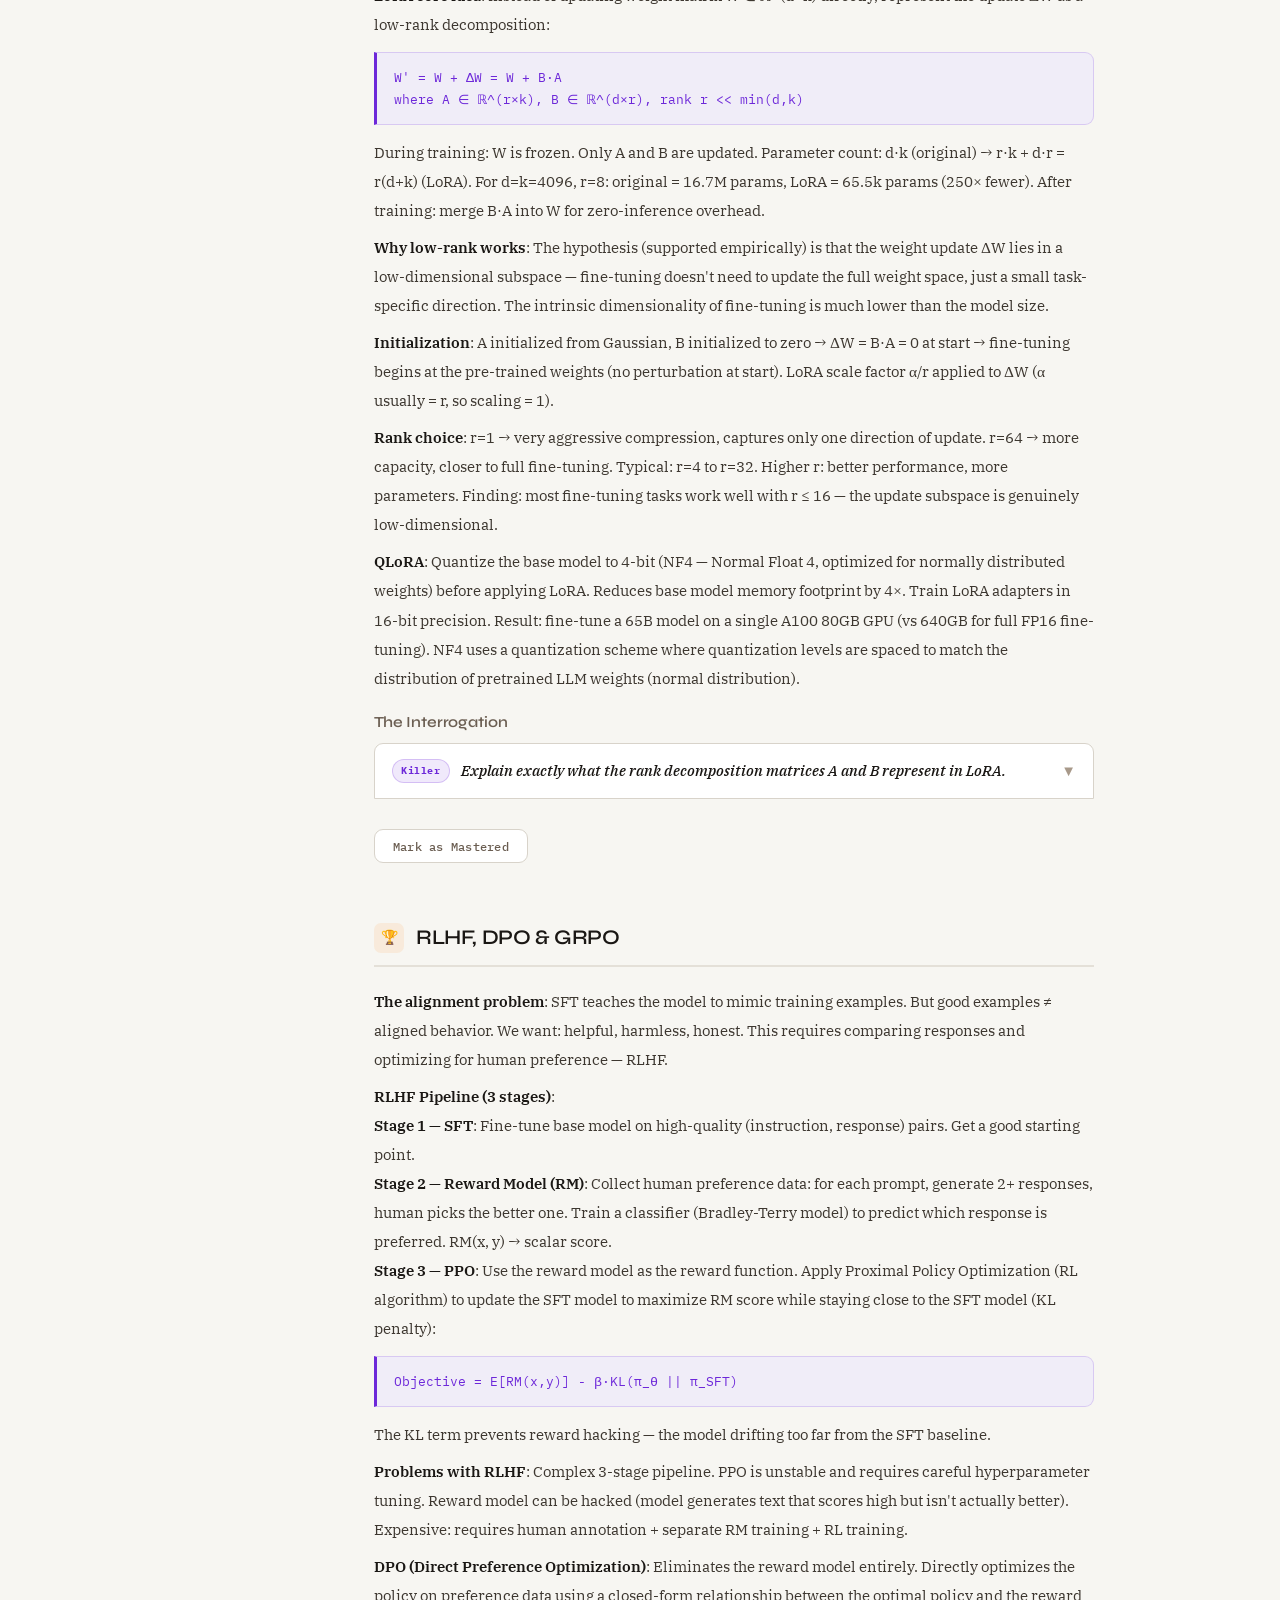
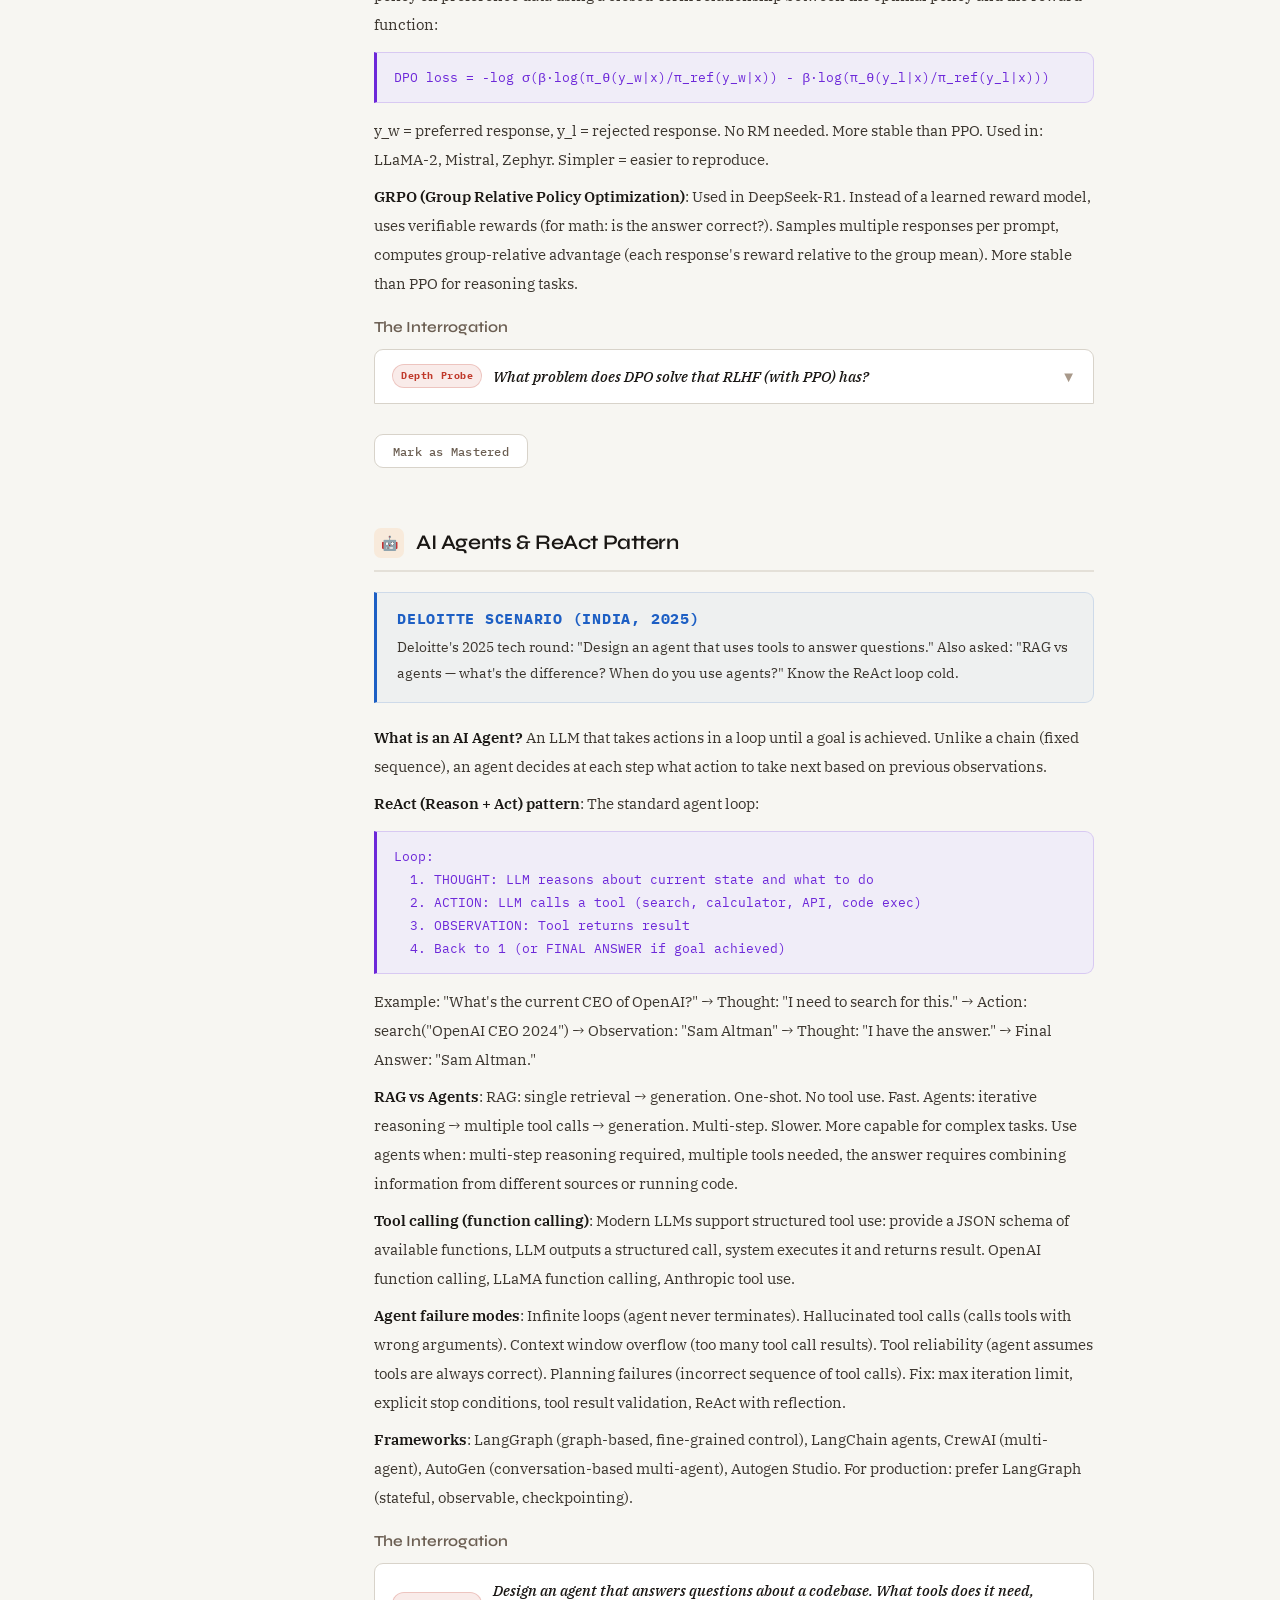
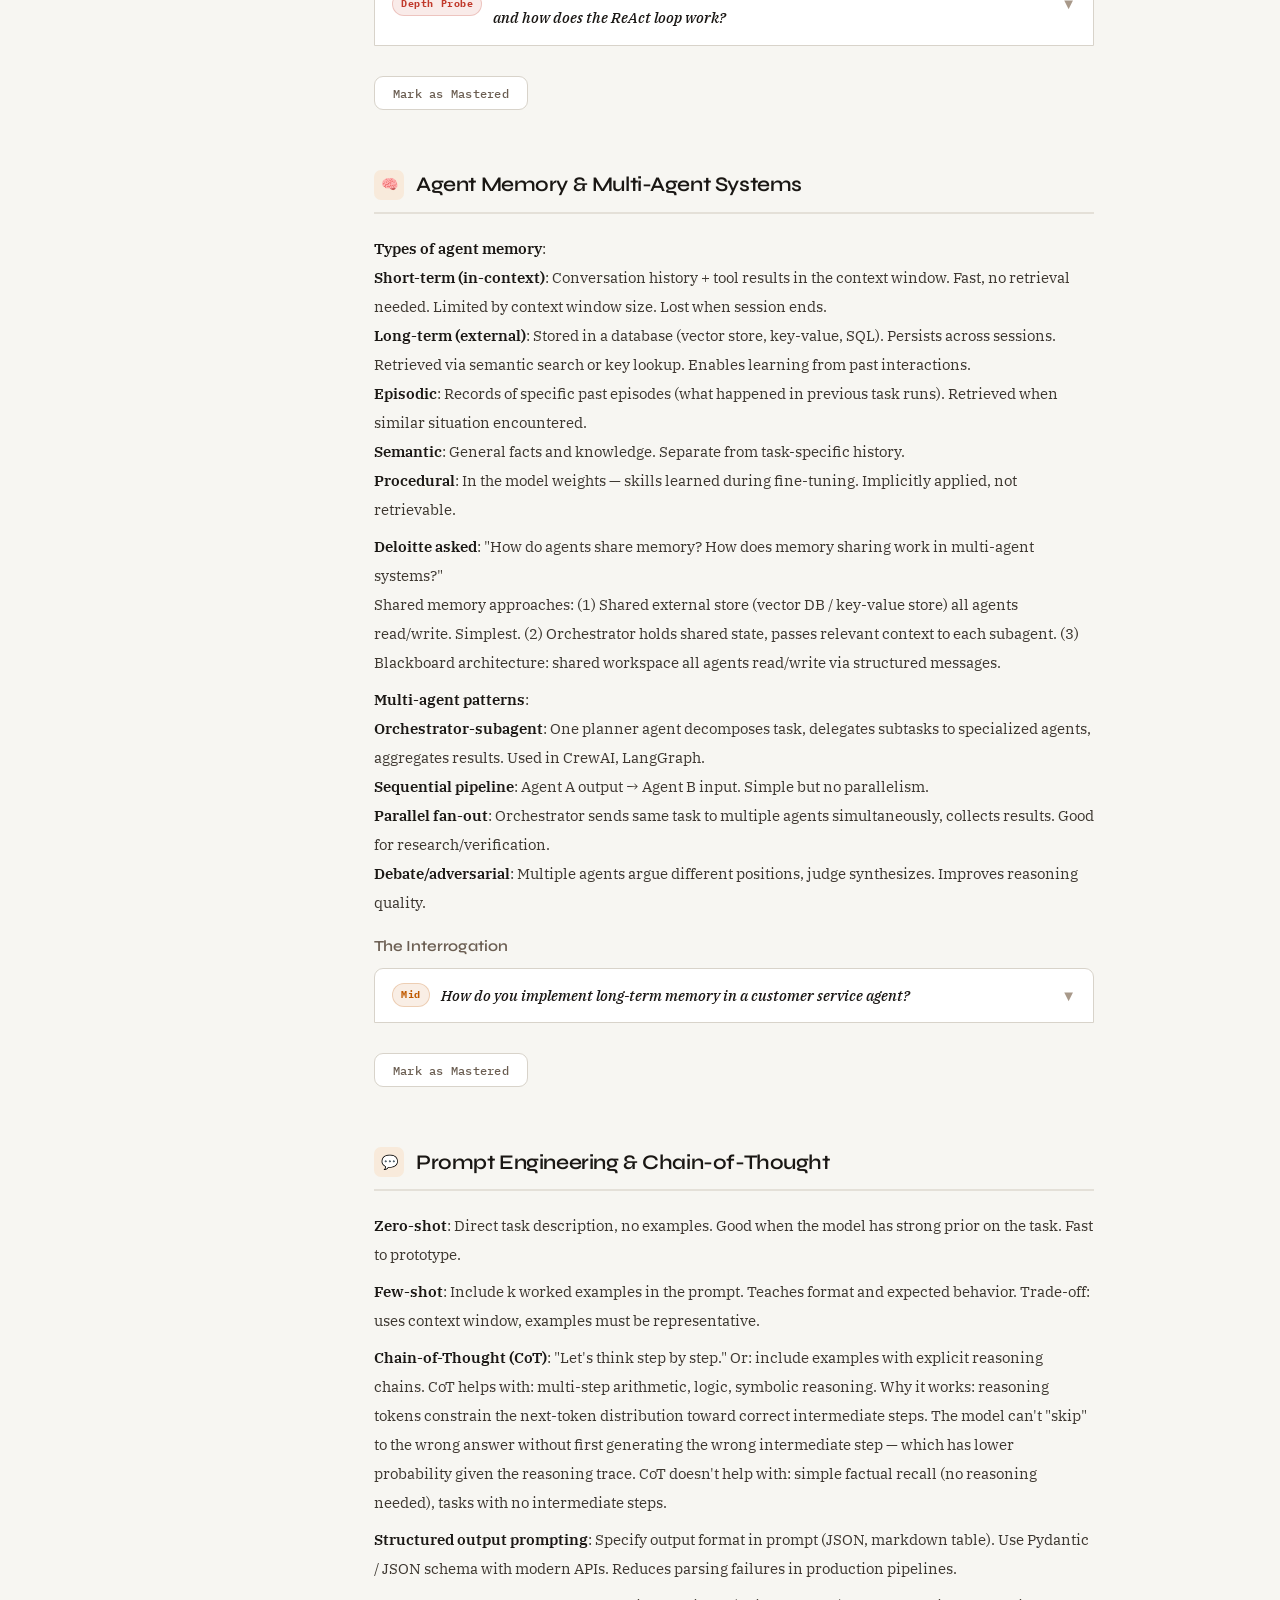
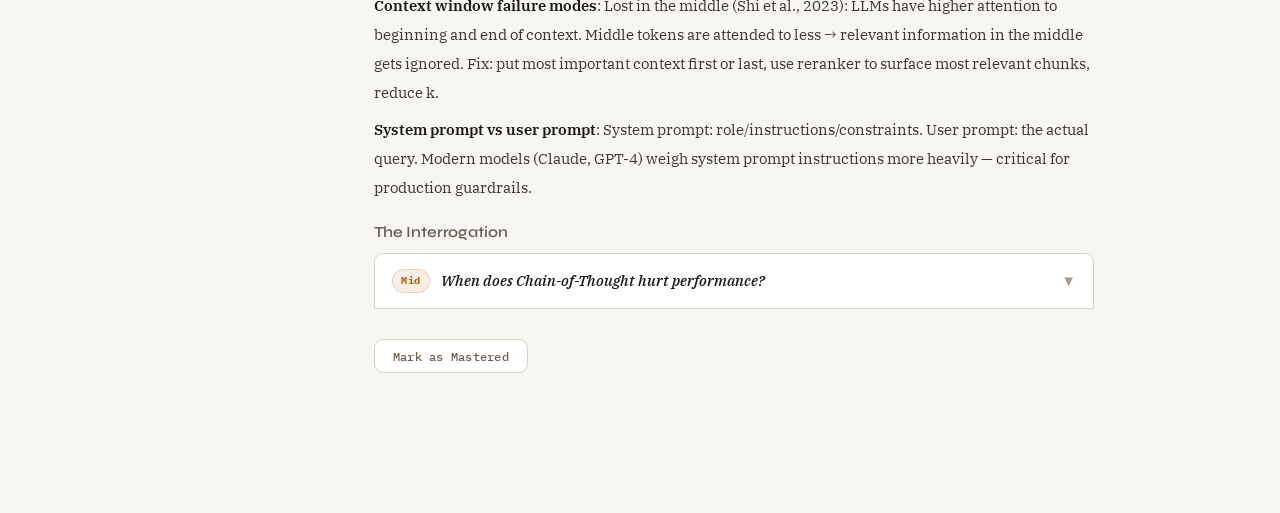
<file: pages/p5-genai.html>
<!DOCTYPE html>
<html lang="en">
<head>
  <meta charset="UTF-8" />
  <meta name="viewport" content="width=device-width, initial-scale=1.0" />
  <title>GenAI Stack · AI/ML Depth</title>
  <link rel="preconnect" href="https://fonts.googleapis.com">
  <link rel="preconnect" href="https://fonts.gstatic.com" crossorigin>
  <link rel="stylesheet" href="../css/style.css" />
</head>
<body>
  <nav>
    <a href="../index.html" class="nav-brand">⚡ AI/ML Depth</a>
    <div class="nav-links">
      <a href="../index.html">Mind Map</a>
      <a href="study-plan.html">Study Plan</a>
      <a href="p1-math.html">Math</a>
      <a href="p2-classical-ml.html">Classical ML</a>
      <a href="p3-deep-learning.html">Deep Learning</a>
      <a href="p4-transformers.html">Transformers</a>
      <a href="p5-genai.html" class="active">GenAI Stack</a>
      <a href="p6-system-design.html">System Design</a>
      <a href="interview-qa.html">Interview Q&amp;A</a>
    </div>
    <div class="nav-search" onclick="openSearch()">
      <svg width="14" height="14" viewBox="0 0 24 24" fill="none" stroke="currentColor" stroke-width="2"><circle cx="11" cy="11" r="8"/><path d="m21 21-4.35-4.35"/></svg>
      <input type="text" placeholder="Search topics… (Ctrl+K)" readonly />
    </div>
  </nav>
  <div id="search-overlay"><div id="search-box"><input id="search-input-big" type="text" placeholder="Search…"/><div id="search-results"></div></div></div>

  <div class="page">
    <div class="topic-layout">
      <aside class="topic-sidebar">
        <div class="sidebar-section">Pillar 5</div>
        <a href="#rag">RAG Architecture</a>
        <a href="#embed">Embeddings &amp; Vector DBs</a>
        <a href="#ret">Retrieval: Dense/Sparse/Hybrid</a>
        <a href="#ragfail">RAG Failure Modes &amp; Evals</a>
        <a href="#sft">SFT &amp; Fine-Tuning</a>
        <a href="#lora">LoRA / QLoRA</a>
        <a href="#rlhf">RLHF, DPO &amp; GRPO</a>
        <a href="#agents">AI Agents &amp; ReAct</a>
        <a href="#mem">Agent Memory</a>
        <a href="#prompt">Prompt Engineering</a>
      </aside>

      <div class="topic-content">
        <div style="margin-bottom:32px;">
          <span class="badge badge-critical" style="margin-bottom:12px;display:inline-flex;">Pillar 5 · GenAI Stack · CRITICAL</span>
          <h1>GenAI Stack</h1>
          <p style="margin-top:8px;">The #1 most-asked AI Engineer question in 2025-26: "Design a RAG system for customer support — how do you evaluate it?" Deloitte (India, 2025) spent 45/60 minutes of its technical round on RAG + agents alone. Know this pillar deeper than any other.</p>
        </div>

        <!-- RAG -->
        <div class="depth-section" id="rag">
          <h2><div class="depth-icon" style="background:rgba(255,166,87,0.15);color:var(--c5)">🔍</div>RAG Architecture (end-to-end)</h2>
          <div class="concept-box">
            <h3 style="margin-bottom:6px;font-size:0.95rem;">The #1 Most-Asked AI Engineer Question (2025-26)</h3>
            <p style="font-size:0.875rem;">"Design a RAG system for customer support + how do you evaluate it" — reported across Amazon, Deloitte, Capgemini, and AI startups. Know every component and its failure modes.</p>
          </div>
          <div style="font-size:0.875rem;color:var(--text-muted);line-height:1.9;margin-top:16px;">
            <p><strong>Why RAG?</strong> LLMs hallucinate when asked about facts they weren't trained on (recent events, proprietary docs). Fine-tuning is expensive and static. RAG grounds the LLM in external, retrievable knowledge — cheaper to update, auditable, and reduces hallucination.</p>
            <p style="margin-top:8px;"><strong>Full RAG pipeline</strong>:</p>
            <div class="math">1. INDEXING (offline):
   Documents → Chunking → Embedding model → Vector DB

2. RETRIEVAL (online, per query):
   Query → Embedding → Vector search → Top-k chunks
   [Optional: reranker, hybrid search]

3. GENERATION:
   System prompt + retrieved chunks + user query → LLM → Answer</div>
            <p style="margin-top:8px;"><strong>Chunking strategies</strong>: Fixed-size chunks (512 tokens, simple but splits context mid-sentence). Sentence-based chunking (preserves sentences, variable size). Semantic chunking (split where embedding similarity drops — preserves meaning). Recursive character splitting (fallback split on newlines → sentences → words). Parent-child chunking: index small chunks (for precision), retrieve parent chunks (for context). Optimal chunk size depends on: document type, query length, LLM context window, latency budget.</p>
            <p style="margin-top:8px;"><strong>Embedding models</strong>: text-embedding-ada-002 (OpenAI), BGE-M3 (multilingual), E5-large, GTE. Domain-specific documents may need fine-tuned embeddings. Embedding model must match between indexing and retrieval (same model, same preprocessing).</p>
            <p style="margin-top:8px;"><strong>Vector databases</strong>: Pinecone (managed, fast), Weaviate (hybrid search built-in), Qdrant (open-source, fast filtering), Chroma (local dev), pgvector (Postgres extension — good for existing Postgres users). Selection criteria: latency, scale, filtering support, hybrid search, cost, managed vs self-hosted.</p>
            <p style="margin-top:8px;"><strong>Advanced RAG patterns</strong>: HyDE (Hypothetical Document Embeddings) — generate a hypothetical answer, embed it, use for retrieval. Step-back prompting — retrieve more general context first. Query expansion — rewrite query multiple ways, merge results. Multi-hop RAG — iterative retrieval for complex questions. GraphRAG — build a knowledge graph, traverse it for structured multi-hop reasoning.</p>
          </div>
          <h3 style="margin:20px 0 12px;">The Interrogation</h3>
          <div class="qa-block">
            <div class="qa-question"><span class="q-depth depth-killer">Killer</span> Design a complete RAG system for a customer support chatbot. Include evaluation. <span class="qa-toggle" style="margin-left:auto;color:var(--text-dim)">▼</span></div>
            <div class="qa-answer">
              <p><strong>Indexing pipeline:</strong> Scrape support docs + tickets. Chunk: semantic chunking (≈300 tokens) with 50-token overlap. Embed with BGE-M3 (multilingual). Store in Qdrant with metadata (doc_id, date, category, product). Index: HNSW for ANN search.</p>
              <p style="margin-top:8px;"><strong>Retrieval:</strong> User query → rewrite with LLM for clarity → embed → hybrid search (dense + BM25 sparse via Reciprocal Rank Fusion) → reranker (cross-encoder like BGE-reranker-large) → top-5 chunks.</p>
              <p style="margin-top:8px;"><strong>Generation:</strong> System prompt with instructions, retrieved chunks with source metadata, user query → GPT-4 or LLaMA-3 → answer with citations.</p>
              <p style="margin-top:8px;"><strong>Evaluation (RAGAS metrics):</strong>
              <br>• Faithfulness: does the answer claim only what the retrieved context says? (LLM-judge)
              <br>• Answer Relevance: is the answer relevant to the question? (embedding similarity)
              <br>• Context Recall: do retrieved chunks cover the ground truth answer? (needs labeled data)
              <br>• Context Precision: are retrieved chunks actually useful? (LLM-judge)
              <br>• Human eval: sample 5% of queries, review by support agents weekly.</p>
              <p style="margin-top:8px;"><strong>Production concerns:</strong> Latency target &lt;2s end-to-end. Cache embeddings for common queries. Monitor retrieved context quality. Guardrails: PII detection, topic restriction, abuse detection. Feedback loop: thumbs up/down to collect examples for continuous improvement.</p>
            </div>
          </div>
          <button class="mark-btn" data-topic-id="p5-rag" style="margin-top:16px;">Mark as Mastered</button>
        </div>

        <!-- EMBEDDINGS -->
        <div class="depth-section" id="embed">
          <h2><div class="depth-icon" style="background:rgba(255,166,87,0.15);color:var(--c5)">→</div>Embeddings &amp; Vector Databases</h2>
          <div style="font-size:0.875rem;color:var(--text-muted);line-height:1.9;margin-top:16px;">
            <p><strong>What is an embedding?</strong> A dense vector representation of meaning. Similar texts → similar vectors (close in embedding space). Produced by a neural network trained to capture semantic meaning (contrastive learning, MLM, next-sentence tasks).</p>
            <p style="margin-top:8px;"><strong>Similarity metrics</strong>:
            <br><strong>Cosine similarity</strong>: cos(θ) = (a·b)/(‖a‖‖b‖). Measures angle between vectors, not magnitude. Best for text embeddings: magnitude encodes token frequency/length, not semantic similarity. Scale-invariant.
            <br><strong>Dot product</strong>: a·b = ‖a‖‖b‖·cos(θ). Includes magnitude — if vectors are normalized, same as cosine. Used in ANN indexes where pre-normalization is done.
            <br><strong>Euclidean distance (L2)</strong>: ‖a-b‖. Sensitive to magnitude. Appropriate when magnitude carries meaning (rare in text embeddings). Common in image embeddings.</p>
            <p style="margin-top:8px;"><strong>HNSW (Hierarchical Navigable Small World)</strong>: Graph-based ANN index. Multiple layers: top layers are sparse long-range connections, bottom layers are dense local connections. Search: start at top layer, greedily traverse to target, descend to lower layers for refinement. O(log N) search complexity. Used by Qdrant, Pinecone, Weaviate. ef_construction controls index quality (higher = better but slower build). ef controls search quality (higher = more accurate but slower query).</p>
            <p style="margin-top:8px;"><strong>IVF (Inverted File Index)</strong>: K-means cluster the vectors. At query time, search only the nearest C clusters (out of K). Speed vs recall tradeoff: higher C = more accurate, slower. Used in Faiss, often combined with PQ (Product Quantization) for memory compression.</p>
            <p style="margin-top:8px;"><strong>Metadata filtering</strong>: Filter before or after ANN search. Pre-filtering: reduce search space by metadata (only search product=X docs) → faster but may miss relevant results. Post-filtering: search broadly, filter results → can miss results if top-k all filtered out. Qdrant/Weaviate support efficient pre-filtering with payload indexes.</p>
          </div>
          <h3 style="margin:20px 0 12px;">The Interrogation</h3>
          <div class="qa-block">
            <div class="qa-question"><span class="q-depth depth-probe">Depth Probe</span> Why is cosine similarity preferred over Euclidean distance for text embeddings? <span class="qa-toggle" style="margin-left:auto;color:var(--text-dim)">▼</span></div>
            <div class="qa-answer"><p>Text embeddings encode semantic meaning in the direction of the vector, not the magnitude. Short texts and long texts about the same topic should be similar — but their embedding magnitudes may differ (longer text → larger magnitude due to more tokens averaged or summed). Euclidean distance would penalize this magnitude difference: two semantically identical but differently-sized texts would have large L2 distance. Cosine similarity ignores magnitude (normalizes by ‖a‖‖b‖) — measures only the angle between vectors. Practically: if you normalize all embeddings to unit length (‖e‖=1), then cosine similarity = dot product, and you can use maximally fast inner product search (FAISS IP index, HNSW with inner product). This is why most embedding APIs return normalized vectors and recommend cosine/dot product similarity.</p></div>
          </div>
          <button class="mark-btn" data-topic-id="p5-embed" style="margin-top:16px;">Mark as Mastered</button>
        </div>

        <!-- RETRIEVAL -->
        <div class="depth-section" id="ret">
          <h2><div class="depth-icon" style="background:rgba(255,166,87,0.15);color:var(--c5)">🎯</div>Retrieval: Dense, Sparse &amp; Hybrid</h2>
          <div style="font-size:0.875rem;color:var(--text-muted);line-height:1.9;margin-top:16px;">
            <p><strong>Dense retrieval</strong>: Query → embedding → ANN search → top-k chunks. Captures semantic similarity — "automobile" matches "car." Requires a good embedding model. Weaker for: exact keyword matching, rare terms, specialized jargon (out-of-distribution for the embedding model).</p>
            <p style="margin-top:8px;"><strong>Sparse retrieval (BM25)</strong>: Bag-of-words TF-IDF variant. BM25 score:</p>
            <div class="math">BM25(q,d) = Σ IDF(qi) · (f(qi,d)·(k1+1)) / (f(qi,d) + k1·(1-b+b·|d|/avgdl))</div>
            <p>IDF: inverse document frequency (rare terms weighted more). f(qi,d): term frequency in document. k1, b: saturation parameters. Advantages: exact keyword match, handles rare/technical terms well, no embedding model needed, fast with inverted index. Weaknesses: no semantic understanding (misses synonyms, paraphrases).</p>
            <p style="margin-top:8px;"><strong>Hybrid search</strong>: Combine dense and sparse results. Most effective approach for production RAG. Methods:
            <br>• Reciprocal Rank Fusion (RRF): RRF_score(d) = Σ 1/(k + rank_i(d)) for each retriever i. k=60 is standard. Simple, no hyperparameters per corpus. Merges rank lists without score normalization.
            <br>• Weighted fusion: normalize scores, weighted sum. Requires careful weight tuning per domain.
            <br>• Two-stage: BM25 first (cheap, high recall), then re-rank retrieved set with embedding model.</p>
            <p style="margin-top:8px;"><strong>Rerankers</strong>: After retrieving top-k candidates, use a cross-encoder (model takes [query, document] jointly → relevance score). More expensive (can't pre-compute) but more accurate. Examples: BGE-reranker-large, Cohere Rerank, FlashRank. Typical pipeline: retrieve top-100 with ANN, rerank to top-5 with cross-encoder.</p>
            <p style="margin-top:8px;"><strong>When to use each</strong>: Technical docs with jargon → more weight on BM25. General Q&A → more weight on dense. Production default → hybrid with reranker.</p>
          </div>
          <h3 style="margin:20px 0 12px;">The Interrogation</h3>
          <div class="qa-block">
            <div class="qa-question"><span class="q-depth depth-mid">Mid</span> When would sparse retrieval outperform dense retrieval? Give a real example. <span class="qa-toggle" style="margin-left:auto;color:var(--text-dim)">▼</span></div>
            <div class="qa-answer"><p>Sparse (BM25) outperforms dense when: (1) <strong>Rare or technical terms</strong>: Query contains "FAISS IndexIVFPQ" — a dense embedding model trained on general text may not embed this specific term well. BM25 will directly match the exact string. (2) <strong>Jargon, product names, error codes</strong>: "Error 0x8007000D" — no semantic paraphrase exists; exact match is the only valid retrieval. (3) <strong>Very short queries</strong>: "LLM" as a query → dense embedding is ambiguous (could be lawyer, language model, etc.). Sparse retrieval with document-level IDF weighting may surface more relevant documents. (4) <strong>Out-of-distribution domains</strong>: Legal, medical, financial documents — if the embedding model was not trained on this domain, its semantic representations are unreliable. BM25 doesn't care about training distribution. Real example: a pharmaceutical RAG system for drug interaction queries with complex chemical names would initially fail on dense retrieval alone — hybrid significantly outperforms.</p></div>
          </div>
          <button class="mark-btn" data-topic-id="p5-ret" style="margin-top:16px;">Mark as Mastered</button>
        </div>

        <!-- RAG FAILURES -->
        <div class="depth-section" id="ragfail">
          <h2><div class="depth-icon" style="background:rgba(255,166,87,0.15);color:var(--c5)">⚠</div>RAG Failure Modes &amp; Evals</h2>
          <div class="concept-box">
            <h3 style="margin-bottom:6px;font-size:0.95rem;">Deloitte / Amazon Scenario (2025)</h3>
            <p style="font-size:0.875rem;">"Your RAG chatbot gives wrong answers in production — debug it." This is a systematic variable-isolation question. Interviewers are looking for a senior-level diagnosis framework, not guesses.</p>
          </div>
          <div style="font-size:0.875rem;color:var(--text-muted);line-height:1.9;margin-top:16px;">
            <p><strong>The debugging framework — isolate the variable first</strong>:</p>
            <div class="math">Step 1: Check retrieved chunks — are they relevant?
       NO → Retrieval problem (embedding, chunking, index)
      YES → Step 2

Step 2: Is the answer faithful to the retrieved chunks?
       NO → Generation problem (hallucination, LLM issue)
      YES → Step 3

Step 3: Are the retrieved chunks correct but incomplete?
       YES → RAG design problem (chunk size, missing docs)
       NO → The answer is actually correct, or user expectations wrong</div>
            <p style="margin-top:8px;"><strong>Retrieval failure modes</strong>:
            <br>• Wrong chunks retrieved → check embedding quality, chunk size (too large/small), similarity threshold
            <br>• Query-document mismatch → try HyDE, query expansion, or reranker
            <br>• Missing relevant documents → check ingestion pipeline, document freshness
            <br>• Metadata filter too restrictive → retrieved set too small</p>
            <p style="margin-top:8px;"><strong>Generation failure modes</strong>:
            <br>• Hallucination — LLM adds facts not in context → use faithfulness eval + lower temperature
            <br>• Context ignored — LLM answers from parametric memory instead of context → stronger system prompt, or use a fine-tuned model
            <br>• Lost in the middle — attention to middle chunks is weaker for long contexts → reorder chunks (most relevant first and last), reduce k
            <br>• Verbosity / formatting issues → output parser, structured output</p>
            <p style="margin-top:8px;"><strong>RAGAS evaluation metrics</strong> (automated, no labels required for some):
            <br>• <strong>Faithfulness</strong>: Answer claims supported by context? LLM-judge asks "is claim X in the context?"
            <br>• <strong>Answer Relevance</strong>: Answer addresses the question? Generate reverse questions from answer, embed, compare to original query.
            <br>• <strong>Context Recall</strong>: Retrieved context covers the ground truth? Requires labeled answers.
            <br>• <strong>Context Precision</strong>: Are retrieved chunks useful? Fraction of chunks that contain relevant info.</p>
          </div>
          <h3 style="margin:20px 0 12px;">The Interrogation</h3>
          <div class="qa-block">
            <div class="qa-question"><span class="q-depth depth-killer">Killer</span> Your RAG customer support bot gives confident but wrong answers. Walk through your production debugging process. <span class="qa-toggle" style="margin-left:auto;color:var(--text-dim)">▼</span></div>
            <div class="qa-answer"><p><strong>Step 1 — Sample failing queries</strong>: Pull 20-50 examples where the answer was wrong (from user feedback, thumbs down, escalations). Don't debug hypothetically.</p>
            <p><strong>Step 2 — Log the retrieved context</strong>: For each failing query, log exactly which chunks were retrieved. This is the critical split: if retrieved chunks DON'T contain the right answer → retrieval problem. If they DO → generation problem.</p>
            <p><strong>Step 3 (Retrieval failure)</strong>: Run embedding similarity analysis — are failed queries embedding close to irrelevant documents? Test: query expansion (paraphrase, HyDE), adjust chunk size, check if relevant documents are even in the index, enable hybrid search, lower similarity threshold (but monitor precision drop).</p>
            <p><strong>Step 4 (Generation failure)</strong>: Check faithfulness — LLM is adding facts not in context. Interventions: (a) Stronger system prompt: "Answer ONLY using the provided context. If the answer is not in the context, say 'I don't know.'" (b) Lower temperature. (c) Switch to a model with better instruction following. (d) Add citation requirement: force the model to quote the context sentence it's drawing from.</p>
            <p><strong>Step 5 — Monitor regressions</strong>: After each change, run RAGAS evaluation on a labeled test set to check that fixing one failure mode didn't introduce another. Set up automated eval as a pre-deployment CI check.</p></div>
          </div>
          <button class="mark-btn" data-topic-id="p5-ragfail" style="margin-top:16px;">Mark as Mastered</button>
        </div>

        <!-- SFT -->
        <div class="depth-section" id="sft">
          <h2><div class="depth-icon" style="background:rgba(255,166,87,0.15);color:var(--c5)">🎓</div>SFT &amp; Fine-Tuning Fundamentals</h2>
          <div class="concept-box">
            <h3 style="margin-bottom:6px;font-size:0.95rem;">Common Scenario Question</h3>
            <p style="font-size:0.875rem;">"When should you fine-tune instead of using RAG? When does RAG win?" — Asked at Amazon and Deloitte. Have a clear mental model of the decision tree.</p>
          </div>
          <div style="font-size:0.875rem;color:var(--text-muted);line-height:1.9;margin-top:16px;">
            <p><strong>Supervised Fine-Tuning (SFT)</strong>: Continue training a pre-trained model on labeled (instruction, response) pairs. Updates all (or a subset of) model weights. The model learns to follow specific instructions, respond in a particular style, or develop domain expertise.</p>
            <p style="margin-top:8px;"><strong>SFT data format (instruction tuning)</strong>: {"instruction": "Summarize...", "input": "Text...", "output": "Summary..."} or conversational format: [{"role": "user", "content": "..."}, {"role": "assistant", "content": "..."}]. Data quality >> quantity. 1k high-quality examples often beats 100k noisy ones (LIMA paper).</p>
            <p style="margin-top:8px;"><strong>Catastrophic forgetting</strong>: Fine-tuning on domain data can overwrite general capabilities. Model may lose its ability to follow general instructions, reason, or answer out-of-domain questions. Mitigation: mix domain data with general instruction-following data, use LoRA (modifies fewer weights → less forgetting), careful learning rate (lower than pre-training), early stopping.</p>
            <p style="margin-top:8px;"><strong>Fine-tune vs RAG decision tree</strong>:</p>
            <div class="math">Use RAG when:
  - Knowledge changes frequently (news, product updates)
  - Need source citations / auditability
  - Limited labeled examples
  - Need to cover a large corpus the model can't memorize
  - Data is sensitive (don't want in model weights)

Use Fine-tuning when:
  - Need specific style/tone/format consistently
  - Task requires reasoning patterns not in base model
  - Latency-critical (no retrieval step)
  - Proprietary domain vocabulary the base model doesn't understand
  - Want to reduce prompt length (embed knowledge in weights)

Best: RAG + fine-tuned model (fine-tune for format/style, RAG for facts)</div>
          </div>
          <h3 style="margin:20px 0 12px;">The Interrogation</h3>
          <div class="qa-block">
            <div class="qa-question"><span class="q-depth depth-probe">Depth Probe</span> When does fine-tuning outperform RAG, and vice versa? Give one concrete scenario each. <span class="qa-toggle" style="margin-left:auto;color:var(--text-dim)">▼</span></div>
            <div class="qa-answer"><p><strong>Fine-tuning wins</strong>: Legal contract review — you need the model to extract specific clause types, flag non-standard terms, and output structured JSON every time, consistently. The output format is complex and specific. A few thousand labeled contracts + SFT teaches the model this structured output pattern reliably. RAG would add latency and doesn't help with the output format. The legal knowledge is relatively static (contract law doesn't change weekly).</p>
            <p style="margin-top:8px;"><strong>RAG wins</strong>: Customer support for a SaaS product — product features change with every release, pricing updates monthly, bug statuses change daily. Fine-tuning on this data would be obsolete within a week of training. RAG pulls from the always-updated knowledge base → always accurate. Additionally, citations let support agents verify the answer source. No labeled (question, answer) pairs needed — just the product docs.</p>
            <p style="margin-top:8px;"><strong>Best of both</strong>: SFT to teach format and reasoning style (how to structure a support answer, how to handle uncertainty) + RAG to supply current factual content. This is what production-grade systems typically use.</p></div>
          </div>
          <button class="mark-btn" data-topic-id="p5-sft" style="margin-top:16px;">Mark as Mastered</button>
        </div>

        <!-- LORA -->
        <div class="depth-section" id="lora">
          <h2><div class="depth-icon" style="background:rgba(255,166,87,0.15);color:var(--c5)">⊗</div>LoRA / QLoRA (rank decomposition math)</h2>
          <div class="concept-box">
            <h3 style="margin-bottom:6px;font-size:0.95rem;">Amazon Quote (2025)</h3>
            <p style="font-size:0.875rem;">"Don't just say 'I used LoRA.' Explain the rank decomposition matrices." This is a direct Amazon Applied Scientist Bar Raiser quote from 2025. Know the math behind it.</p>
          </div>
          <div style="font-size:0.875rem;color:var(--text-muted);line-height:1.9;margin-top:16px;">
            <p><strong>The problem LoRA solves</strong>: Full fine-tuning a 7B model requires storing gradients and optimizer states for 7B parameters → needs ~56GB for mixed precision training. Unaffordable for most setups. PEFT (Parameter-Efficient Fine-Tuning) methods update only a small fraction of parameters.</p>
            <p style="margin-top:8px;"><strong>LoRA core idea</strong>: Instead of updating weight matrix W ∈ ℝ^(d×k) directly, represent the update ΔW as a low-rank decomposition:</p>
            <div class="math">W' = W + ΔW = W + B·A
where A ∈ ℝ^(r×k), B ∈ ℝ^(d×r), rank r << min(d,k)</div>
            <p>During training: W is frozen. Only A and B are updated. Parameter count: d·k (original) → r·k + d·r = r(d+k) (LoRA). For d=k=4096, r=8: original = 16.7M params, LoRA = 65.5k params (250× fewer). After training: merge B·A into W for zero-inference overhead.</p>
            <p style="margin-top:8px;"><strong>Why low-rank works</strong>: The hypothesis (supported empirically) is that the weight update ΔW lies in a low-dimensional subspace — fine-tuning doesn't need to update the full weight space, just a small task-specific direction. The intrinsic dimensionality of fine-tuning is much lower than the model size.</p>
            <p style="margin-top:8px;"><strong>Initialization</strong>: A initialized from Gaussian, B initialized to zero → ΔW = B·A = 0 at start → fine-tuning begins at the pre-trained weights (no perturbation at start). LoRA scale factor α/r applied to ΔW (α usually = r, so scaling = 1).</p>
            <p style="margin-top:8px;"><strong>Rank choice</strong>: r=1 → very aggressive compression, captures only one direction of update. r=64 → more capacity, closer to full fine-tuning. Typical: r=4 to r=32. Higher r: better performance, more parameters. Finding: most fine-tuning tasks work well with r ≤ 16 — the update subspace is genuinely low-dimensional.</p>
            <p style="margin-top:8px;"><strong>QLoRA</strong>: Quantize the base model to 4-bit (NF4 — Normal Float 4, optimized for normally distributed weights) before applying LoRA. Reduces base model memory footprint by 4×. Train LoRA adapters in 16-bit precision. Result: fine-tune a 65B model on a single A100 80GB GPU (vs 640GB for full FP16 fine-tuning). NF4 uses a quantization scheme where quantization levels are spaced to match the distribution of pretrained LLM weights (normal distribution).</p>
          </div>
          <h3 style="margin:20px 0 12px;">The Interrogation</h3>
          <div class="qa-block">
            <div class="qa-question"><span class="q-depth depth-killer">Killer</span> Explain exactly what the rank decomposition matrices A and B represent in LoRA. <span class="qa-toggle" style="margin-left:auto;color:var(--text-dim)">▼</span></div>
            <div class="qa-answer"><p>LoRA models the weight update as ΔW = B·A. Geometrically: A (r×k matrix) projects the k-dimensional input down to an r-dimensional subspace. B (d×r matrix) projects back up from r to d dimensions. The composition B·A is a rank-r matrix — it can only represent r independent directions of change in the weight space. Think of it as: the fine-tuning task only needs to modify r "directions" of the weight matrix (e.g., r=8 directions out of 4096). A finds those r relevant input directions, B determines how to mix them into the output. Training only adjusts these 2r·d parameters. Why does this work? The fine-tuning update ΔW can often be well-approximated by a low-rank matrix because the "knowledge" being added (e.g., "speak in formal English") lives in a low-dimensional manifold in weight space. This is the intrinsic dimensionality hypothesis — confirmed by the fact that rank 8 often matches rank 4096 in downstream task performance.</p></div>
          </div>
          <button class="mark-btn" data-topic-id="p5-lora" style="margin-top:16px;">Mark as Mastered</button>
        </div>

        <!-- RLHF -->
        <div class="depth-section" id="rlhf">
          <h2><div class="depth-icon" style="background:rgba(255,166,87,0.15);color:var(--c5)">🏆</div>RLHF, DPO &amp; GRPO</h2>
          <div style="font-size:0.875rem;color:var(--text-muted);line-height:1.9;margin-top:16px;">
            <p><strong>The alignment problem</strong>: SFT teaches the model to mimic training examples. But good examples ≠ aligned behavior. We want: helpful, harmless, honest. This requires comparing responses and optimizing for human preference — RLHF.</p>
            <p style="margin-top:8px;"><strong>RLHF Pipeline (3 stages)</strong>:
            <br><strong>Stage 1 — SFT</strong>: Fine-tune base model on high-quality (instruction, response) pairs. Get a good starting point.
            <br><strong>Stage 2 — Reward Model (RM)</strong>: Collect human preference data: for each prompt, generate 2+ responses, human picks the better one. Train a classifier (Bradley-Terry model) to predict which response is preferred. RM(x, y) → scalar score.
            <br><strong>Stage 3 — PPO</strong>: Use the reward model as the reward function. Apply Proximal Policy Optimization (RL algorithm) to update the SFT model to maximize RM score while staying close to the SFT model (KL penalty):</p>
            <div class="math">Objective = E[RM(x,y)] - β·KL(π_θ || π_SFT)</div>
            <p>The KL term prevents reward hacking — the model drifting too far from the SFT baseline.</p>
            <p style="margin-top:8px;"><strong>Problems with RLHF</strong>: Complex 3-stage pipeline. PPO is unstable and requires careful hyperparameter tuning. Reward model can be hacked (model generates text that scores high but isn't actually better). Expensive: requires human annotation + separate RM training + RL training.</p>
            <p style="margin-top:8px;"><strong>DPO (Direct Preference Optimization)</strong>: Eliminates the reward model entirely. Directly optimizes the policy on preference data using a closed-form relationship between the optimal policy and the reward function:</p>
            <div class="math">DPO loss = -log σ(β·log(π_θ(y_w|x)/π_ref(y_w|x)) - β·log(π_θ(y_l|x)/π_ref(y_l|x)))</div>
            <p>y_w = preferred response, y_l = rejected response. No RM needed. More stable than PPO. Used in: LLaMA-2, Mistral, Zephyr. Simpler = easier to reproduce.</p>
            <p style="margin-top:8px;"><strong>GRPO (Group Relative Policy Optimization)</strong>: Used in DeepSeek-R1. Instead of a learned reward model, uses verifiable rewards (for math: is the answer correct?). Samples multiple responses per prompt, computes group-relative advantage (each response's reward relative to the group mean). More stable than PPO for reasoning tasks.</p>
          </div>
          <h3 style="margin:20px 0 12px;">The Interrogation</h3>
          <div class="qa-block">
            <div class="qa-question"><span class="q-depth depth-probe">Depth Probe</span> What problem does DPO solve that RLHF (with PPO) has? <span class="qa-toggle" style="margin-left:auto;color:var(--text-dim)">▼</span></div>
            <div class="qa-answer"><p>(1) <strong>No reward model needed</strong>: RLHF requires training a separate reward model — another model, another training run, another source of error. If the RM has biases (e.g., prefers verbose answers), the RL model will exploit them. DPO directly uses the preference data without an RM intermediary. (2) <strong>Training stability</strong>: PPO is notoriously unstable — sensitive to learning rate, batch size, KL coefficient, clipping range. A bad hyperparameter → reward hacking, collapsed training. DPO is a standard supervised loss (binary cross-entropy on preferences) — much more stable and reproducible. (3) <strong>Simplicity</strong>: RLHF = 3 stages (SFT + RM + PPO). DPO = 2 stages (SFT + DPO). Fewer moving parts = easier to debug and scale. Trade-off: DPO implicitly assumes the reference model is good (needs high-quality SFT). DPO can also underperform PPO on tasks requiring exploration (the policy needs to try new responses not in the preference dataset).</p></div>
          </div>
          <button class="mark-btn" data-topic-id="p5-rlhf" style="margin-top:16px;">Mark as Mastered</button>
        </div>

        <!-- AGENTS -->
        <div class="depth-section" id="agents">
          <h2><div class="depth-icon" style="background:rgba(255,166,87,0.15);color:var(--c5)">🤖</div>AI Agents &amp; ReAct Pattern</h2>
          <div class="concept-box">
            <h3 style="margin-bottom:6px;font-size:0.95rem;">Deloitte Scenario (India, 2025)</h3>
            <p style="font-size:0.875rem;">Deloitte's 2025 tech round: "Design an agent that uses tools to answer questions." Also asked: "RAG vs agents — what's the difference? When do you use agents?" Know the ReAct loop cold.</p>
          </div>
          <div style="font-size:0.875rem;color:var(--text-muted);line-height:1.9;margin-top:16px;">
            <p><strong>What is an AI Agent?</strong> An LLM that takes actions in a loop until a goal is achieved. Unlike a chain (fixed sequence), an agent decides at each step what action to take next based on previous observations.</p>
            <p style="margin-top:8px;"><strong>ReAct (Reason + Act) pattern</strong>: The standard agent loop:</p>
            <div class="math">Loop:
  1. THOUGHT: LLM reasons about current state and what to do
  2. ACTION: LLM calls a tool (search, calculator, API, code exec)
  3. OBSERVATION: Tool returns result
  4. Back to 1 (or FINAL ANSWER if goal achieved)</div>
            <p>Example: "What's the current CEO of OpenAI?" → Thought: "I need to search for this." → Action: search("OpenAI CEO 2024") → Observation: "Sam Altman" → Thought: "I have the answer." → Final Answer: "Sam Altman."</p>
            <p style="margin-top:8px;"><strong>RAG vs Agents</strong>: RAG: single retrieval → generation. One-shot. No tool use. Fast. Agents: iterative reasoning → multiple tool calls → generation. Multi-step. Slower. More capable for complex tasks. Use agents when: multi-step reasoning required, multiple tools needed, the answer requires combining information from different sources or running code.</p>
            <p style="margin-top:8px;"><strong>Tool calling (function calling)</strong>: Modern LLMs support structured tool use: provide a JSON schema of available functions, LLM outputs a structured call, system executes it and returns result. OpenAI function calling, LLaMA function calling, Anthropic tool use.</p>
            <p style="margin-top:8px;"><strong>Agent failure modes</strong>: Infinite loops (agent never terminates). Hallucinated tool calls (calls tools with wrong arguments). Context window overflow (too many tool call results). Tool reliability (agent assumes tools are always correct). Planning failures (incorrect sequence of tool calls). Fix: max iteration limit, explicit stop conditions, tool result validation, ReAct with reflection.</p>
            <p style="margin-top:8px;"><strong>Frameworks</strong>: LangGraph (graph-based, fine-grained control), LangChain agents, CrewAI (multi-agent), AutoGen (conversation-based multi-agent), Autogen Studio. For production: prefer LangGraph (stateful, observable, checkpointing).</p>
          </div>
          <h3 style="margin:20px 0 12px;">The Interrogation</h3>
          <div class="qa-block">
            <div class="qa-question"><span class="q-depth depth-probe">Depth Probe</span> Design an agent that answers questions about a codebase. What tools does it need, and how does the ReAct loop work? <span class="qa-toggle" style="margin-left:auto;color:var(--text-dim)">▼</span></div>
            <div class="qa-answer"><p><strong>Tools needed</strong>: (1) file_read(path) → read file contents. (2) code_search(query) → semantic search over codebase (RAG over code). (3) run_code(code_snippet) → execute and return output. (4) list_files(directory) → directory listing. (5) grep(pattern, path) → regex search.</p>
            <p><strong>Example ReAct trace</strong> for "Why does the login function fail?":
            <br>Thought: "I need to find the login function first."
            <br>Action: code_search("login function")
            <br>Observation: auth/login.py, lines 45-80
            <br>Thought: "Let me read the full function."
            <br>Action: file_read("auth/login.py", start=45, end=80)
            <br>Observation: [code snippet]
            <br>Thought: "I see a potential null check issue. Let me check how it's called."
            <br>Action: grep("call_login(", ".")
            <br>Observation: [calling locations]
            <br>Thought: "The caller passes None for username. Login doesn't handle this."
            <br>Final Answer: "The login function fails because it doesn't handle None username..."</p>
            <p><strong>Production considerations</strong>: Add max_iterations=10 to prevent infinite loops. Validate tool inputs (don't run arbitrary code without sandboxing). Implement checkpointing (LangGraph) so long-running agents can be paused/resumed. Log every tool call and observation for debugging.</p></div>
          </div>
          <button class="mark-btn" data-topic-id="p5-agents" style="margin-top:16px;">Mark as Mastered</button>
        </div>

        <!-- MEMORY -->
        <div class="depth-section" id="mem">
          <h2><div class="depth-icon" style="background:rgba(255,166,87,0.15);color:var(--c5)">🧠</div>Agent Memory &amp; Multi-Agent Systems</h2>
          <div style="font-size:0.875rem;color:var(--text-muted);line-height:1.9;margin-top:16px;">
            <p><strong>Types of agent memory</strong>:
            <br><strong>Short-term (in-context)</strong>: Conversation history + tool results in the context window. Fast, no retrieval needed. Limited by context window size. Lost when session ends.
            <br><strong>Long-term (external)</strong>: Stored in a database (vector store, key-value, SQL). Persists across sessions. Retrieved via semantic search or key lookup. Enables learning from past interactions.
            <br><strong>Episodic</strong>: Records of specific past episodes (what happened in previous task runs). Retrieved when similar situation encountered.
            <br><strong>Semantic</strong>: General facts and knowledge. Separate from task-specific history.
            <br><strong>Procedural</strong>: In the model weights — skills learned during fine-tuning. Implicitly applied, not retrievable.</p>
            <p style="margin-top:8px;"><strong>Deloitte asked</strong>: "How do agents share memory? How does memory sharing work in multi-agent systems?"
            <br>Shared memory approaches: (1) Shared external store (vector DB / key-value store) all agents read/write. Simplest. (2) Orchestrator holds shared state, passes relevant context to each subagent. (3) Blackboard architecture: shared workspace all agents read/write via structured messages.</p>
            <p style="margin-top:8px;"><strong>Multi-agent patterns</strong>:
            <br><strong>Orchestrator-subagent</strong>: One planner agent decomposes task, delegates subtasks to specialized agents, aggregates results. Used in CrewAI, LangGraph.
            <br><strong>Sequential pipeline</strong>: Agent A output → Agent B input. Simple but no parallelism.
            <br><strong>Parallel fan-out</strong>: Orchestrator sends same task to multiple agents simultaneously, collects results. Good for research/verification.
            <br><strong>Debate/adversarial</strong>: Multiple agents argue different positions, judge synthesizes. Improves reasoning quality.</p>
          </div>
          <h3 style="margin:20px 0 12px;">The Interrogation</h3>
          <div class="qa-block">
            <div class="qa-question"><span class="q-depth depth-mid">Mid</span> How do you implement long-term memory in a customer service agent? <span class="qa-toggle" style="margin-left:auto;color:var(--text-dim)">▼</span></div>
            <div class="qa-answer"><p>Architecture: (1) <strong>Store</strong>: After each resolved ticket, extract key facts (customer issue, resolution, product, sentiment) → store as embeddings in vector DB with metadata (customer_id, date, product, resolution_type). (2) <strong>Retrieve at query time</strong>: When customer starts new conversation, embed their query → retrieve top-k relevant past interactions for this customer. (3) <strong>Inject into context</strong>: Add retrieved memory to system prompt: "This customer previously had [issue] on [date], resolved by [method]." (4) <strong>Memory update</strong>: After each new interaction, update the store with the new episode. (5) <strong>Privacy</strong>: Only retrieve customer's own history (user-ID-scoped retrieval). TTL on sensitive memories. Option to delete (GDPR). Production consideration: memory retrieval adds latency — run retrieval in parallel with first LLM call using async to minimize perceived delay.</p></div>
          </div>
          <button class="mark-btn" data-topic-id="p5-mem" style="margin-top:16px;">Mark as Mastered</button>
        </div>

        <!-- PROMPT ENGINEERING -->
        <div class="depth-section" id="prompt">
          <h2><div class="depth-icon" style="background:rgba(255,166,87,0.15);color:var(--c5)">💬</div>Prompt Engineering &amp; Chain-of-Thought</h2>
          <div style="font-size:0.875rem;color:var(--text-muted);line-height:1.9;margin-top:16px;">
            <p><strong>Zero-shot</strong>: Direct task description, no examples. Good when the model has strong prior on the task. Fast to prototype.</p>
            <p style="margin-top:8px;"><strong>Few-shot</strong>: Include k worked examples in the prompt. Teaches format and expected behavior. Trade-off: uses context window, examples must be representative.</p>
            <p style="margin-top:8px;"><strong>Chain-of-Thought (CoT)</strong>: "Let's think step by step." Or: include examples with explicit reasoning chains. CoT helps with: multi-step arithmetic, logic, symbolic reasoning. Why it works: reasoning tokens constrain the next-token distribution toward correct intermediate steps. The model can't "skip" to the wrong answer without first generating the wrong intermediate step — which has lower probability given the reasoning trace. CoT doesn't help with: simple factual recall (no reasoning needed), tasks with no intermediate steps.</p>
            <p style="margin-top:8px;"><strong>Structured output prompting</strong>: Specify output format in prompt (JSON, markdown table). Use Pydantic / JSON schema with modern APIs. Reduces parsing failures in production pipelines.</p>
            <p style="margin-top:8px;"><strong>Context window failure modes</strong>: Lost in the middle (Shi et al., 2023): LLMs have higher attention to beginning and end of context. Middle tokens are attended to less → relevant information in the middle gets ignored. Fix: put most important context first or last, use reranker to surface most relevant chunks, reduce k.</p>
            <p style="margin-top:8px;"><strong>System prompt vs user prompt</strong>: System prompt: role/instructions/constraints. User prompt: the actual query. Modern models (Claude, GPT-4) weigh system prompt instructions more heavily — critical for production guardrails.</p>
          </div>
          <h3 style="margin:20px 0 12px;">The Interrogation</h3>
          <div class="qa-block">
            <div class="qa-question"><span class="q-depth depth-mid">Mid</span> When does Chain-of-Thought hurt performance? <span class="qa-toggle" style="margin-left:auto;color:var(--text-dim)">▼</span></div>
            <div class="qa-answer"><p>CoT hurts when: (1) <strong>Simple factual tasks</strong>: "What is the capital of France?" Forcing CoT → "Let me think... France is a country in Europe, its capital city is..." → longer response, same answer, higher latency and cost. (2) <strong>Tasks that don't require sequential reasoning</strong>: Sentiment classification — a single lookup, not a chain. CoT adds noise. (3) <strong>Hallucination amplification</strong>: If the model generates an incorrect reasoning step, subsequent steps can compound the error. A wrong step 1 → wrong step 2 → wrong answer. Direct answer might have been correct. (4) <strong>Latency-critical applications</strong>: Each reasoning token = latency + cost. For a real-time autocomplete system, CoT reasoning is prohibitive. (5) <strong>Small models</strong>: CoT needs sufficient model capacity to reason correctly. In small models (&lt;7B), CoT can degrade performance — the model isn't capable of correct multi-step reasoning and generates plausible-sounding but wrong chains.</p></div>
          </div>
          <button class="mark-btn" data-topic-id="p5-prompt" style="margin-top:16px;">Mark as Mastered</button>
        </div>

      </div>
    </div>
  </div>
  <script src="../js/app.js"></script>
</body>
</html>
</file>
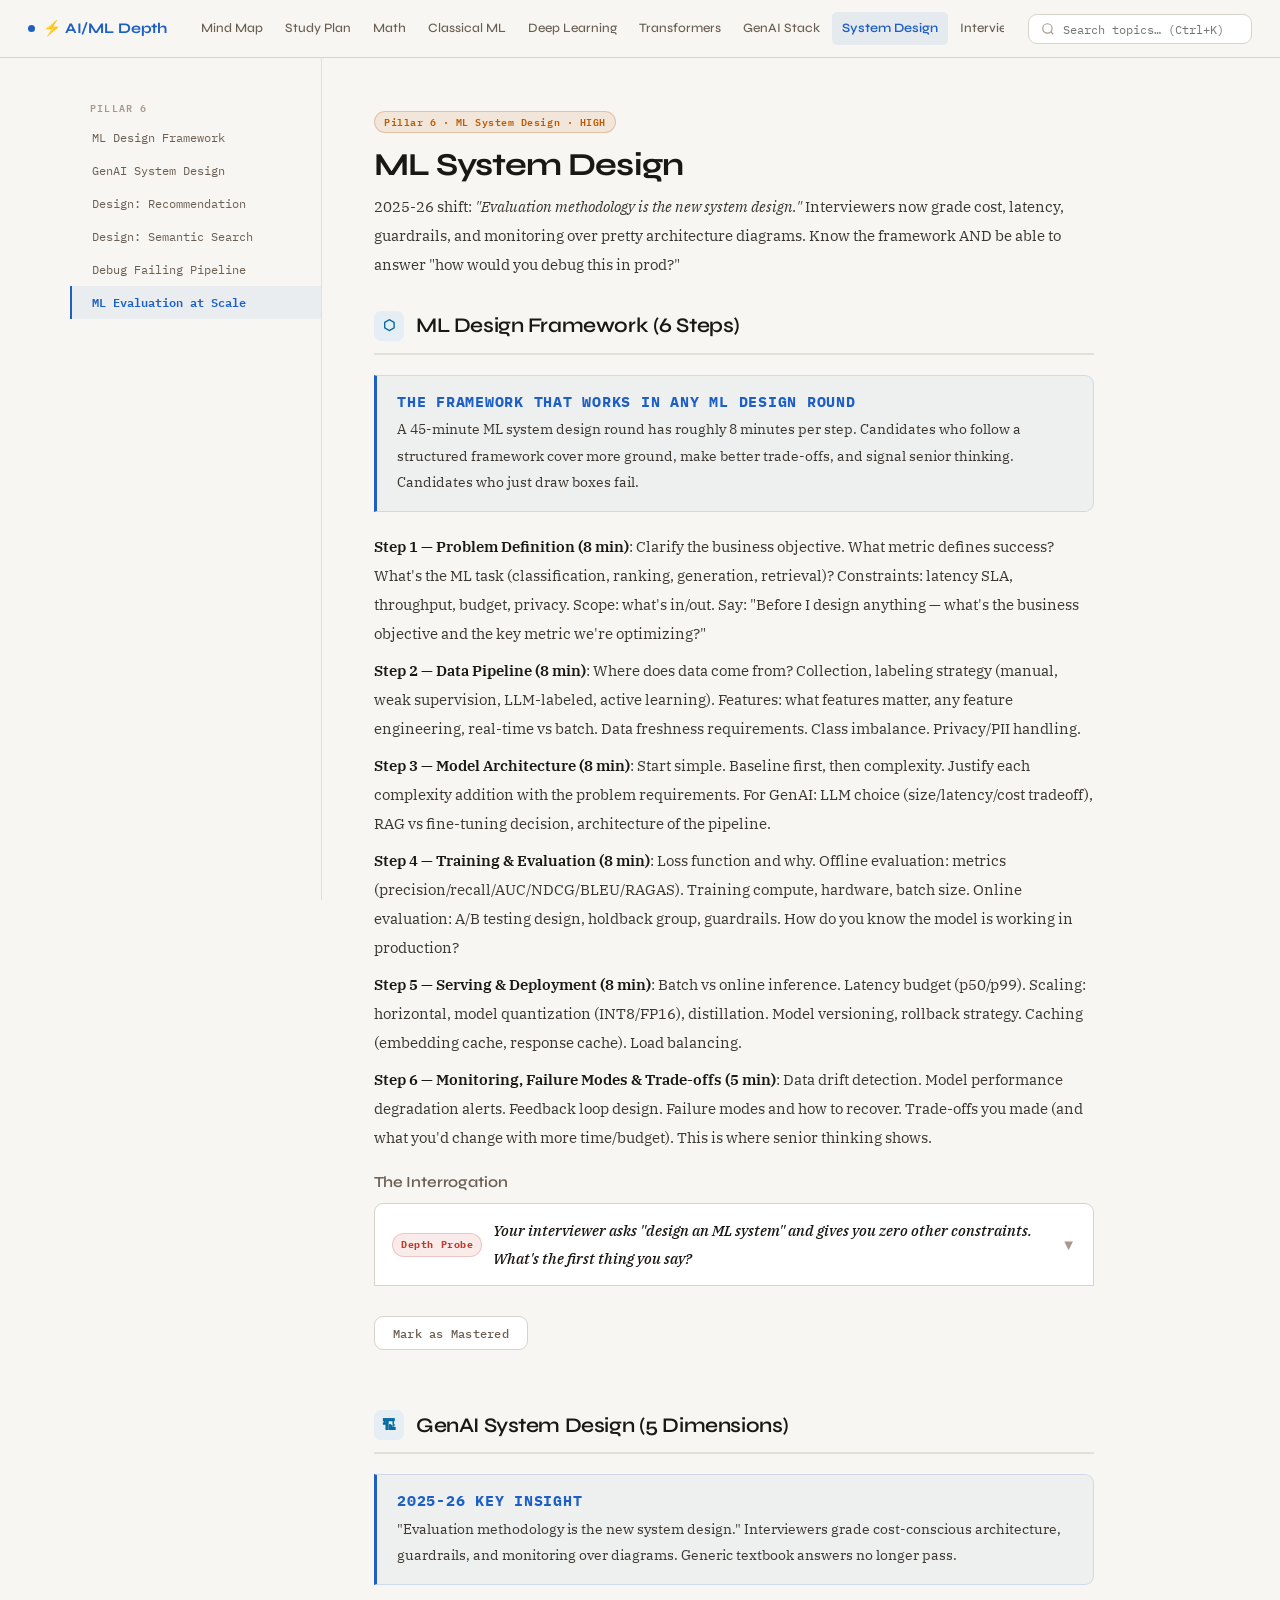
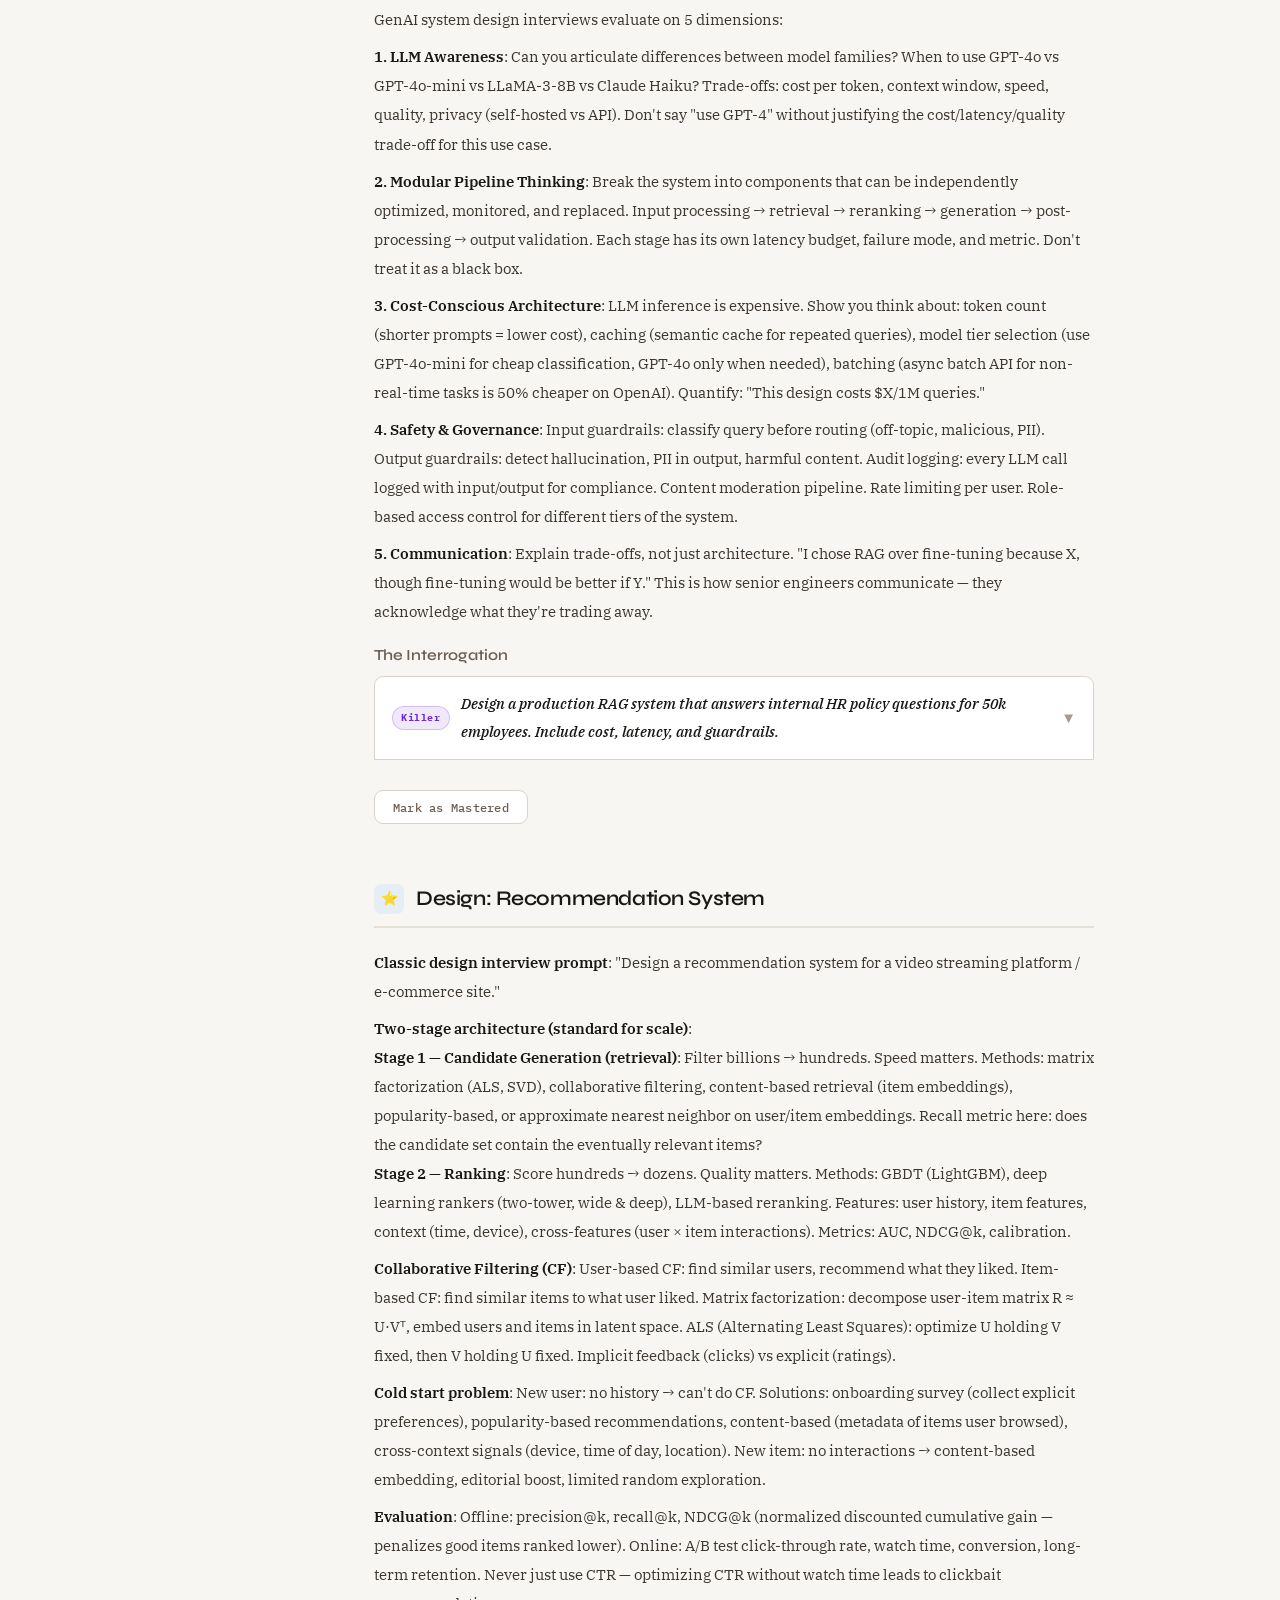
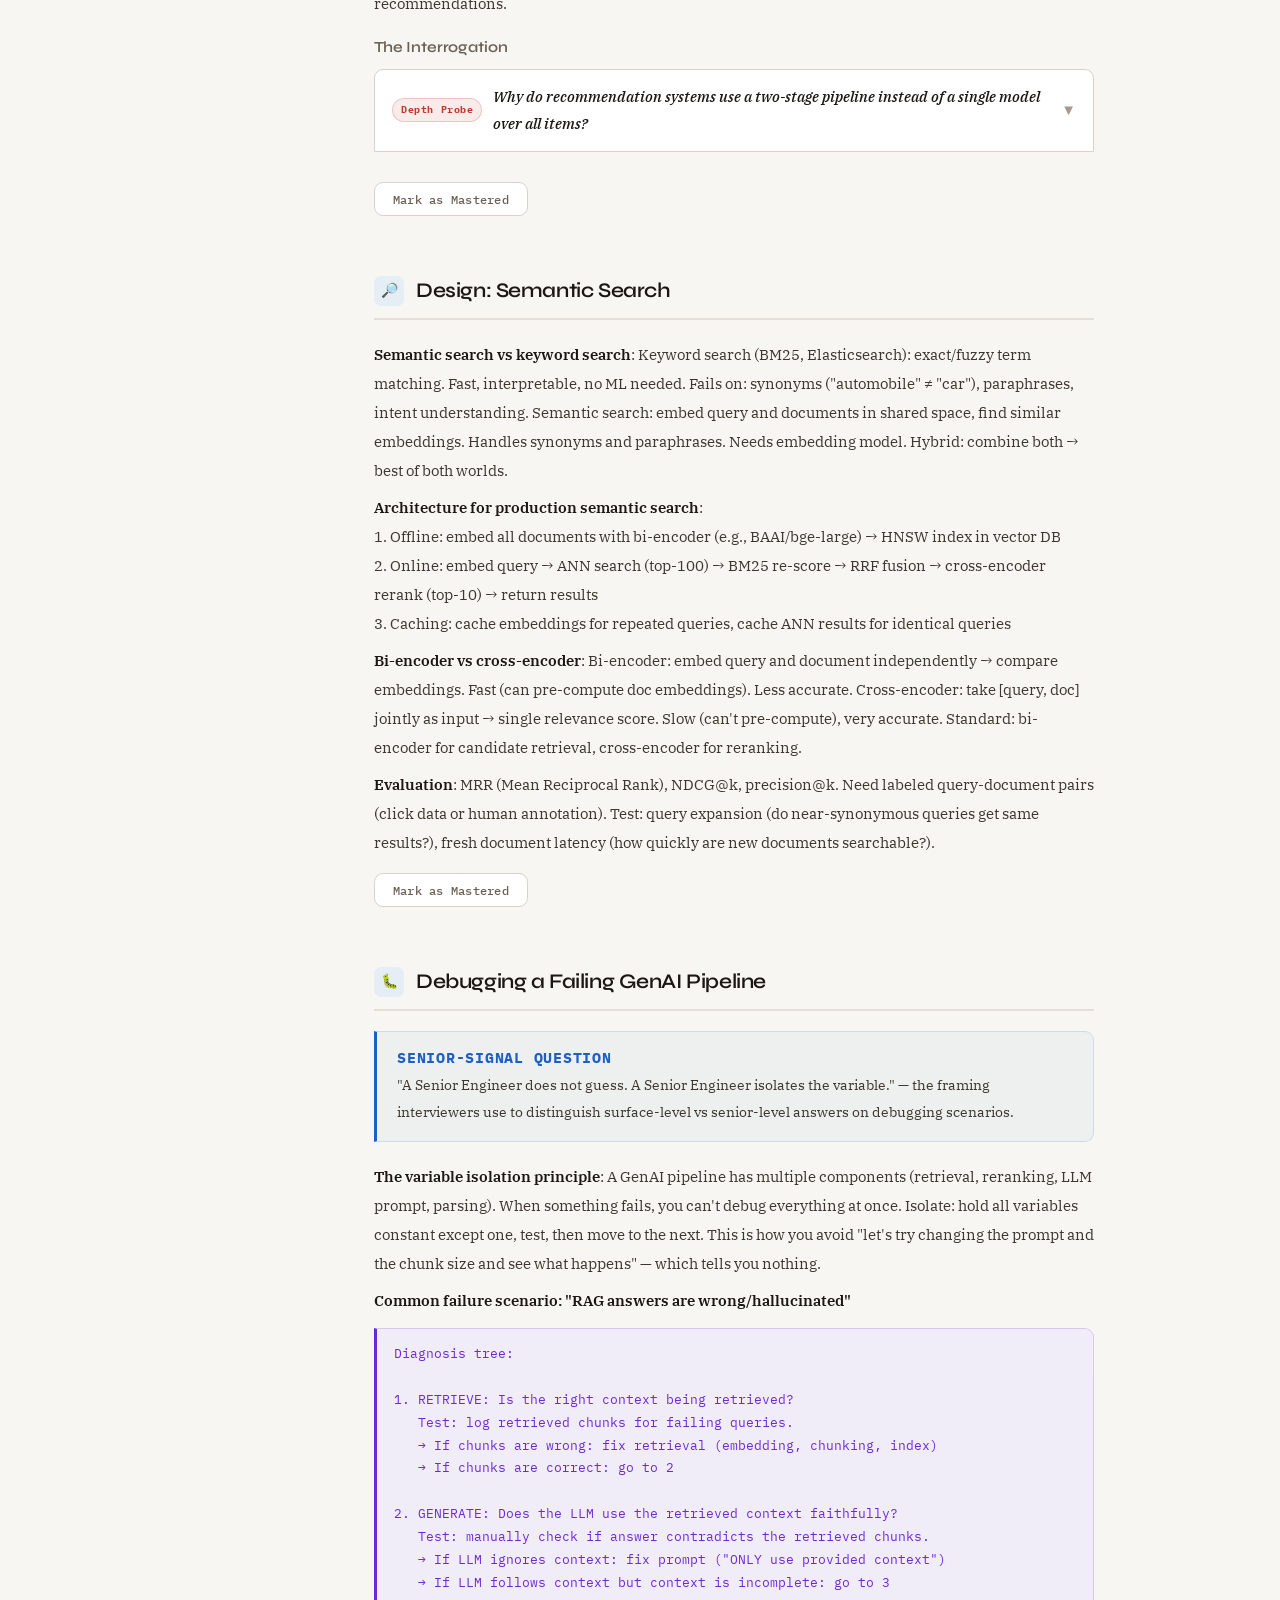
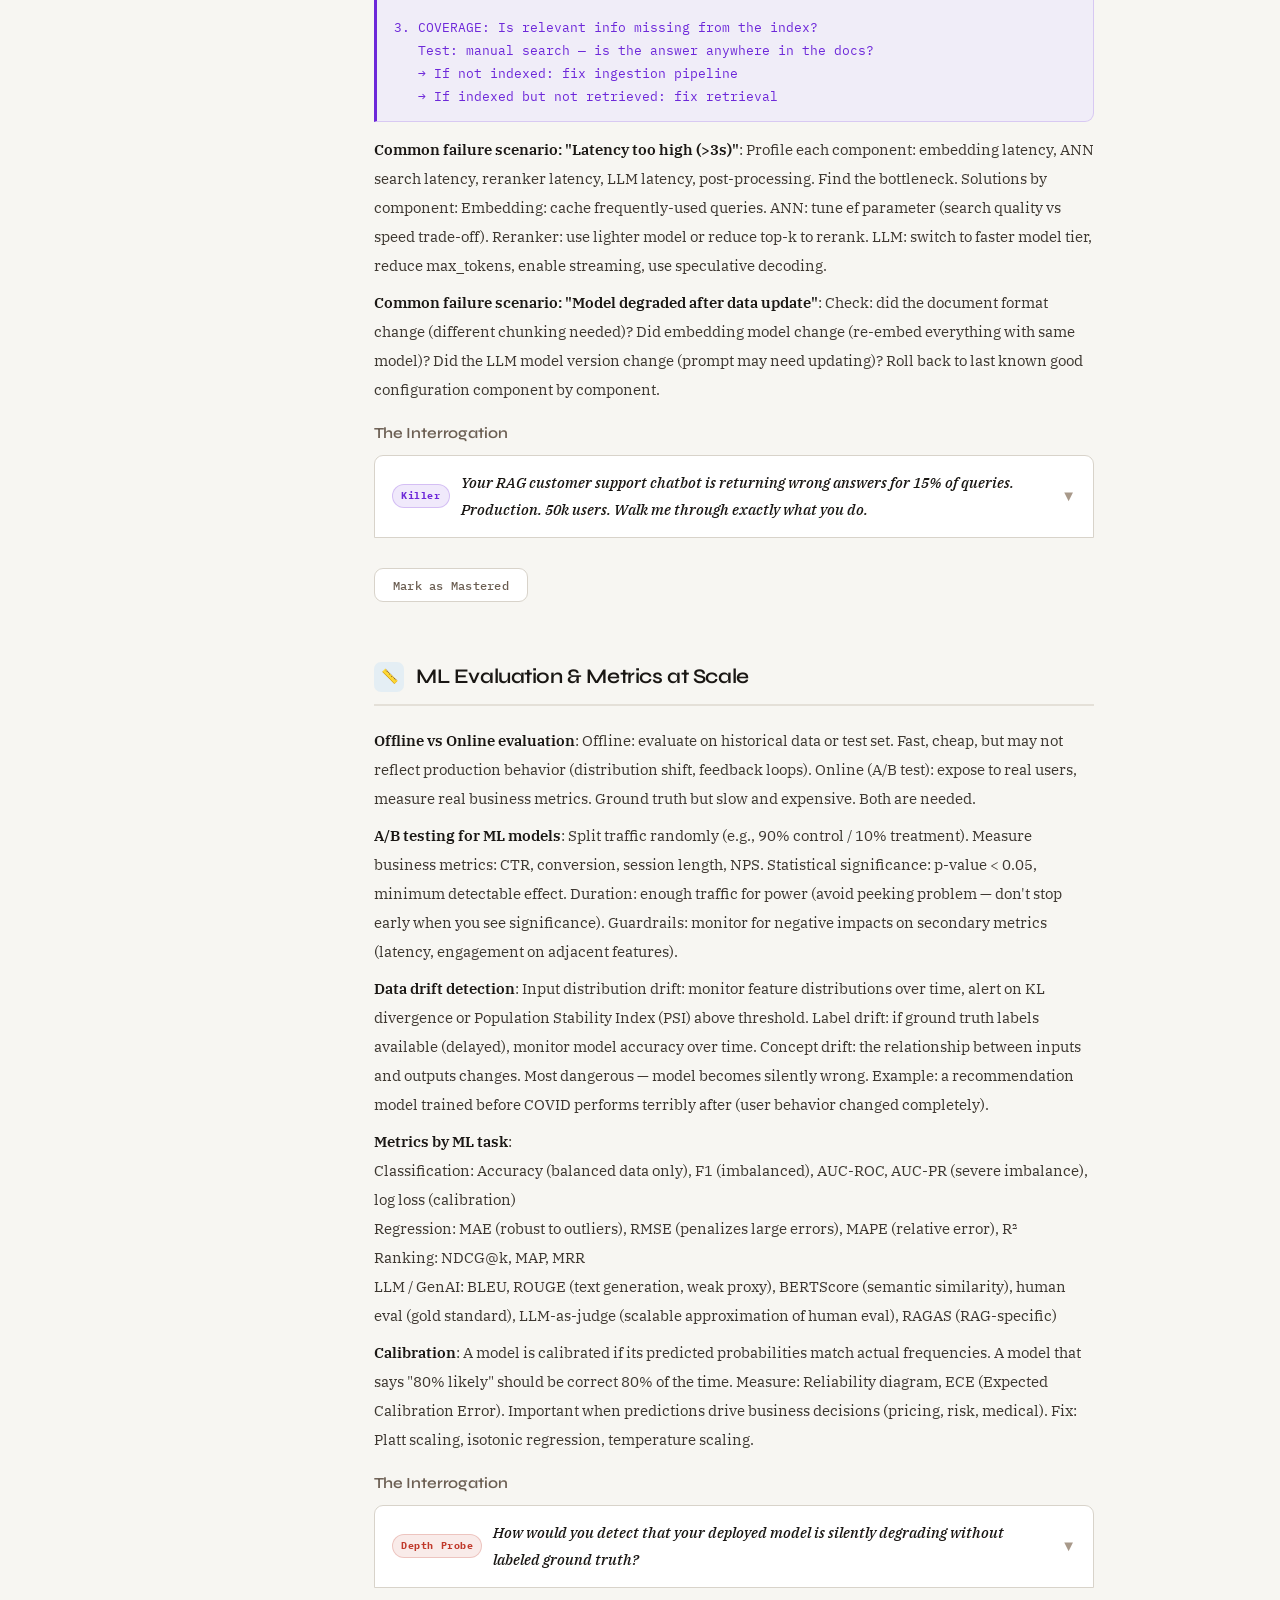
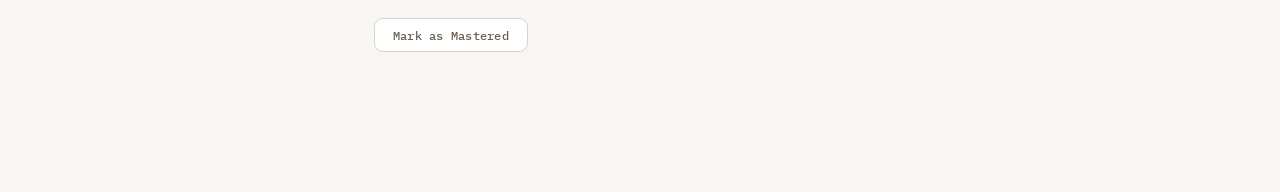
<file: pages/p6-system-design.html>
<!DOCTYPE html>
<html lang="en">
<head>
  <meta charset="UTF-8" />
  <meta name="viewport" content="width=device-width, initial-scale=1.0" />
  <title>ML System Design · AI/ML Depth</title>
  <link rel="preconnect" href="https://fonts.googleapis.com">
  <link rel="preconnect" href="https://fonts.gstatic.com" crossorigin>
  <link rel="stylesheet" href="../css/style.css" />
</head>
<body>
  <nav>
    <a href="../index.html" class="nav-brand">⚡ AI/ML Depth</a>
    <div class="nav-links">
      <a href="../index.html">Mind Map</a>
      <a href="study-plan.html">Study Plan</a>
      <a href="p1-math.html">Math</a>
      <a href="p2-classical-ml.html">Classical ML</a>
      <a href="p3-deep-learning.html">Deep Learning</a>
      <a href="p4-transformers.html">Transformers</a>
      <a href="p5-genai.html">GenAI Stack</a>
      <a href="p6-system-design.html" class="active">System Design</a>
      <a href="interview-qa.html">Interview Q&amp;A</a>
    </div>
    <div class="nav-search" onclick="openSearch()">
      <svg width="14" height="14" viewBox="0 0 24 24" fill="none" stroke="currentColor" stroke-width="2"><circle cx="11" cy="11" r="8"/><path d="m21 21-4.35-4.35"/></svg>
      <input type="text" placeholder="Search topics… (Ctrl+K)" readonly />
    </div>
  </nav>
  <div id="search-overlay"><div id="search-box"><input id="search-input-big" type="text" placeholder="Search…"/><div id="search-results"></div></div></div>

  <div class="page">
    <div class="topic-layout">
      <aside class="topic-sidebar">
        <div class="sidebar-section">Pillar 6</div>
        <a href="#frame">ML Design Framework</a>
        <a href="#genai">GenAI System Design</a>
        <a href="#rec">Design: Recommendation</a>
        <a href="#search">Design: Semantic Search</a>
        <a href="#debug">Debug Failing Pipeline</a>
        <a href="#eval">ML Evaluation at Scale</a>
      </aside>

      <div class="topic-content">
        <div style="margin-bottom:32px;">
          <span class="badge badge-high" style="margin-bottom:12px;display:inline-flex;">Pillar 6 · ML System Design · HIGH</span>
          <h1>ML System Design</h1>
          <p style="margin-top:8px;">2025-26 shift: <em>"Evaluation methodology is the new system design."</em> Interviewers now grade cost, latency, guardrails, and monitoring over pretty architecture diagrams. Know the framework AND be able to answer "how would you debug this in prod?"</p>
        </div>

        <!-- FRAMEWORK -->
        <div class="depth-section" id="frame">
          <h2><div class="depth-icon" style="background:rgba(121,192,255,0.15);color:var(--c6)">⬡</div>ML Design Framework (6 Steps)</h2>
          <div class="concept-box">
            <h3 style="margin-bottom:6px;font-size:0.95rem;">The Framework That Works in Any ML Design Round</h3>
            <p style="font-size:0.875rem;">A 45-minute ML system design round has roughly 8 minutes per step. Candidates who follow a structured framework cover more ground, make better trade-offs, and signal senior thinking. Candidates who just draw boxes fail.</p>
          </div>
          <div style="font-size:0.875rem;color:var(--text-muted);line-height:1.9;margin-top:16px;">
            <p><strong>Step 1 — Problem Definition (8 min)</strong>: Clarify the business objective. What metric defines success? What's the ML task (classification, ranking, generation, retrieval)? Constraints: latency SLA, throughput, budget, privacy. Scope: what's in/out. Say: "Before I design anything — what's the business objective and the key metric we're optimizing?"</p>
            <p style="margin-top:8px;"><strong>Step 2 — Data Pipeline (8 min)</strong>: Where does data come from? Collection, labeling strategy (manual, weak supervision, LLM-labeled, active learning). Features: what features matter, any feature engineering, real-time vs batch. Data freshness requirements. Class imbalance. Privacy/PII handling.</p>
            <p style="margin-top:8px;"><strong>Step 3 — Model Architecture (8 min)</strong>: Start simple. Baseline first, then complexity. Justify each complexity addition with the problem requirements. For GenAI: LLM choice (size/latency/cost tradeoff), RAG vs fine-tuning decision, architecture of the pipeline.</p>
            <p style="margin-top:8px;"><strong>Step 4 — Training &amp; Evaluation (8 min)</strong>: Loss function and why. Offline evaluation: metrics (precision/recall/AUC/NDCG/BLEU/RAGAS). Training compute, hardware, batch size. Online evaluation: A/B testing design, holdback group, guardrails. How do you know the model is working in production?</p>
            <p style="margin-top:8px;"><strong>Step 5 — Serving &amp; Deployment (8 min)</strong>: Batch vs online inference. Latency budget (p50/p99). Scaling: horizontal, model quantization (INT8/FP16), distillation. Model versioning, rollback strategy. Caching (embedding cache, response cache). Load balancing.</p>
            <p style="margin-top:8px;"><strong>Step 6 — Monitoring, Failure Modes &amp; Trade-offs (5 min)</strong>: Data drift detection. Model performance degradation alerts. Feedback loop design. Failure modes and how to recover. Trade-offs you made (and what you'd change with more time/budget). This is where senior thinking shows.</p>
          </div>
          <h3 style="margin:20px 0 12px;">The Interrogation</h3>
          <div class="qa-block">
            <div class="qa-question"><span class="q-depth depth-probe">Depth Probe</span> Your interviewer asks "design an ML system" and gives you zero other constraints. What's the first thing you say? <span class="qa-toggle" style="margin-left:auto;color:var(--text-dim)">▼</span></div>
            <div class="qa-answer"><p>Say: <strong>"Before I dive into the architecture, I want to make sure I understand what we're actually optimizing for."</strong> Then ask: (1) What's the business objective? (user engagement, revenue, safety, latency?) (2) What scale are we operating at? (users/day, requests/second) (3) What's the latency requirement? (real-time &lt;100ms, batch overnight?) (4) What data do we have? (labeled, unlabeled, historical behavior?) (5) Any compliance constraints? (GDPR, PII, regulated industry?) <strong>Why this matters</strong>: Interviewers reward candidates who don't just start drawing boxes. An interviewer who says "design a recommendation system" might mean: a feed ranker for 1B users (ads-adjacent, latency critical), or a product recommender for a 1000-user SaaS (simple CF is fine). These require completely different solutions. Asking scope questions is how you signal that you think like a senior engineer, not a textbook answer machine.</p></div>
          </div>
          <button class="mark-btn" data-topic-id="p6-frame" style="margin-top:16px;">Mark as Mastered</button>
        </div>

        <!-- GENAI SYSTEM DESIGN -->
        <div class="depth-section" id="genai">
          <h2><div class="depth-icon" style="background:rgba(121,192,255,0.15);color:var(--c6)">🏗</div>GenAI System Design (5 Dimensions)</h2>
          <div class="concept-box">
            <h3 style="margin-bottom:6px;font-size:0.95rem;">2025-26 Key Insight</h3>
            <p style="font-size:0.875rem;">"Evaluation methodology is the new system design." Interviewers grade cost-conscious architecture, guardrails, and monitoring over diagrams. Generic textbook answers no longer pass.</p>
          </div>
          <div style="font-size:0.875rem;color:var(--text-muted);line-height:1.9;margin-top:16px;">
            <p>GenAI system design interviews evaluate on 5 dimensions:</p>
            <p style="margin-top:8px;"><strong>1. LLM Awareness</strong>: Can you articulate differences between model families? When to use GPT-4o vs GPT-4o-mini vs LLaMA-3-8B vs Claude Haiku? Trade-offs: cost per token, context window, speed, quality, privacy (self-hosted vs API). Don't say "use GPT-4" without justifying the cost/latency/quality trade-off for this use case.</p>
            <p style="margin-top:8px;"><strong>2. Modular Pipeline Thinking</strong>: Break the system into components that can be independently optimized, monitored, and replaced. Input processing → retrieval → reranking → generation → post-processing → output validation. Each stage has its own latency budget, failure mode, and metric. Don't treat it as a black box.</p>
            <p style="margin-top:8px;"><strong>3. Cost-Conscious Architecture</strong>: LLM inference is expensive. Show you think about: token count (shorter prompts = lower cost), caching (semantic cache for repeated queries), model tier selection (use GPT-4o-mini for cheap classification, GPT-4o only when needed), batching (async batch API for non-real-time tasks is 50% cheaper on OpenAI). Quantify: "This design costs $X/1M queries."</p>
            <p style="margin-top:8px;"><strong>4. Safety &amp; Governance</strong>: Input guardrails: classify query before routing (off-topic, malicious, PII). Output guardrails: detect hallucination, PII in output, harmful content. Audit logging: every LLM call logged with input/output for compliance. Content moderation pipeline. Rate limiting per user. Role-based access control for different tiers of the system.</p>
            <p style="margin-top:8px;"><strong>5. Communication</strong>: Explain trade-offs, not just architecture. "I chose RAG over fine-tuning because X, though fine-tuning would be better if Y." This is how senior engineers communicate — they acknowledge what they're trading away.</p>
          </div>
          <h3 style="margin:20px 0 12px;">The Interrogation</h3>
          <div class="qa-block">
            <div class="qa-question"><span class="q-depth depth-killer">Killer</span> Design a production RAG system that answers internal HR policy questions for 50k employees. Include cost, latency, and guardrails. <span class="qa-toggle" style="margin-left:auto;color:var(--text-dim)">▼</span></div>
            <div class="qa-answer">
              <p><strong>Clarifications first</strong>: SLA: &lt;3s response. Scale: 50k users, maybe 10k queries/day. Data: 500 policy docs (static, quarterly updates). Privacy: no PII in queries/answers, responses must be auditable.</p>
              <p><strong>Architecture</strong>:
              <br>1. <strong>Indexing</strong>: Parse PDFs → semantic chunking (300 tokens, 50 overlap) → embed with text-embedding-3-small ($0.02/1M tokens) → Qdrant (self-hosted on k8s) with metadata (policy_type, date, department, version). Re-index on each quarterly update.
              <br>2. <strong>Input guardrails</strong>: Classify query: HR-related vs off-topic (lightweight classifier or GPT-4o-mini). Detect PII in query (regex + spaCy NER). If off-topic → deflect. If PII → strip before retrieval.
              <br>3. <strong>Retrieval</strong>: Hybrid search (dense + BM25), top-10 → BGE cross-encoder reranker → top-3 chunks. Semantic cache: embed query, check if similar query answered in last 24h (cosine sim &gt; 0.95) → return cached response (saves LLM cost for repeated questions).
              <br>4. <strong>Generation</strong>: GPT-4o-mini (cheaper, fast, good enough for policy Q&A). System prompt: "Answer only from the provided context. Cite the policy section. If uncertain, say 'Please contact HR directly.'" Max output: 500 tokens.
              <br>5. <strong>Output guardrails</strong>: Faithfulness check (GPT-4o-mini judge: "is this claim in the context?"). PII detection in output. Confidence score: if retrieval score is low, append "This may not be complete — please verify with HR."
              <br>6. <strong>Audit logging</strong>: Log every query, retrieved chunks, response, user_id (hashed), timestamp to data warehouse. HR team can review any flagged interaction.
              <br>7. <strong>Cost estimate</strong>: 10k queries/day × 2k tokens avg = 20M tokens/day. GPT-4o-mini: $0.15/1M input tokens → $3/day for generation. Embedding: ~$0.20/day. Reranker: self-hosted (fixed cost). Total: ~$100/month. With 50% cache hit rate: ~$50/month.
              <br>8. <strong>Monitoring</strong>: Weekly RAGAS eval on 100 sampled queries. Alert if faithfulness score drops below 0.85. Thumbs up/down per response. Monthly HR team review of flagged/low-confidence answers.</p>
            </div>
          </div>
          <button class="mark-btn" data-topic-id="p6-genai" style="margin-top:16px;">Mark as Mastered</button>
        </div>

        <!-- RECOMMENDATION -->
        <div class="depth-section" id="rec">
          <h2><div class="depth-icon" style="background:rgba(121,192,255,0.15);color:var(--c6)">⭐</div>Design: Recommendation System</h2>
          <div style="font-size:0.875rem;color:var(--text-muted);line-height:1.9;margin-top:16px;">
            <p><strong>Classic design interview prompt</strong>: "Design a recommendation system for a video streaming platform / e-commerce site."</p>
            <p style="margin-top:8px;"><strong>Two-stage architecture (standard for scale)</strong>:
            <br><strong>Stage 1 — Candidate Generation (retrieval)</strong>: Filter billions → hundreds. Speed matters. Methods: matrix factorization (ALS, SVD), collaborative filtering, content-based retrieval (item embeddings), popularity-based, or approximate nearest neighbor on user/item embeddings. Recall metric here: does the candidate set contain the eventually relevant items?
            <br><strong>Stage 2 — Ranking</strong>: Score hundreds → dozens. Quality matters. Methods: GBDT (LightGBM), deep learning rankers (two-tower, wide & deep), LLM-based reranking. Features: user history, item features, context (time, device), cross-features (user × item interactions). Metrics: AUC, NDCG@k, calibration.</p>
            <p style="margin-top:8px;"><strong>Collaborative Filtering (CF)</strong>: User-based CF: find similar users, recommend what they liked. Item-based CF: find similar items to what user liked. Matrix factorization: decompose user-item matrix R ≈ U·Vᵀ, embed users and items in latent space. ALS (Alternating Least Squares): optimize U holding V fixed, then V holding U fixed. Implicit feedback (clicks) vs explicit (ratings).</p>
            <p style="margin-top:8px;"><strong>Cold start problem</strong>: New user: no history → can't do CF. Solutions: onboarding survey (collect explicit preferences), popularity-based recommendations, content-based (metadata of items user browsed), cross-context signals (device, time of day, location). New item: no interactions → content-based embedding, editorial boost, limited random exploration.</p>
            <p style="margin-top:8px;"><strong>Evaluation</strong>: Offline: precision@k, recall@k, NDCG@k (normalized discounted cumulative gain — penalizes good items ranked lower). Online: A/B test click-through rate, watch time, conversion, long-term retention. Never just use CTR — optimizing CTR without watch time leads to clickbait recommendations.</p>
          </div>
          <h3 style="margin:20px 0 12px;">The Interrogation</h3>
          <div class="qa-block">
            <div class="qa-question"><span class="q-depth depth-probe">Depth Probe</span> Why do recommendation systems use a two-stage pipeline instead of a single model over all items? <span class="qa-toggle" style="margin-left:auto;color:var(--text-dim)">▼</span></div>
            <div class="qa-answer"><p>Scoring all items with a complex model is computationally infeasible. Netflix has 15k+ titles; Spotify has 100M+ tracks; Amazon has 350M+ products. A 2ms neural ranking model × 350M items = 700M ms per query → unusable. The two-stage approach manages this: Stage 1 (retrieval) uses cheap, parallelizable methods (ANN search on item embeddings) to reduce from 350M to ~500 candidates in &lt;10ms. Stage 2 (ranking) applies expensive but accurate models to only 500 items — feasible in &lt;50ms. This is a latency-accuracy trade-off managed through engineering, not a quality compromise. The key insight: the retrieval stage needs to be high-recall (don't miss relevant items), while the ranking stage needs to be high-precision (the top-k should be good). Metrics differ: retrieval uses recall@N, ranking uses NDCG@k.</p></div>
          </div>
          <button class="mark-btn" data-topic-id="p6-rec" style="margin-top:16px;">Mark as Mastered</button>
        </div>

        <!-- SEMANTIC SEARCH -->
        <div class="depth-section" id="search">
          <h2><div class="depth-icon" style="background:rgba(121,192,255,0.15);color:var(--c6)">🔎</div>Design: Semantic Search</h2>
          <div style="font-size:0.875rem;color:var(--text-muted);line-height:1.9;margin-top:16px;">
            <p><strong>Semantic search vs keyword search</strong>: Keyword search (BM25, Elasticsearch): exact/fuzzy term matching. Fast, interpretable, no ML needed. Fails on: synonyms ("automobile" ≠ "car"), paraphrases, intent understanding. Semantic search: embed query and documents in shared space, find similar embeddings. Handles synonyms and paraphrases. Needs embedding model. Hybrid: combine both → best of both worlds.</p>
            <p style="margin-top:8px;"><strong>Architecture for production semantic search</strong>:
            <br>1. Offline: embed all documents with bi-encoder (e.g., BAAI/bge-large) → HNSW index in vector DB
            <br>2. Online: embed query → ANN search (top-100) → BM25 re-score → RRF fusion → cross-encoder rerank (top-10) → return results
            <br>3. Caching: cache embeddings for repeated queries, cache ANN results for identical queries</p>
            <p style="margin-top:8px;"><strong>Bi-encoder vs cross-encoder</strong>: Bi-encoder: embed query and document independently → compare embeddings. Fast (can pre-compute doc embeddings). Less accurate. Cross-encoder: take [query, doc] jointly as input → single relevance score. Slow (can't pre-compute), very accurate. Standard: bi-encoder for candidate retrieval, cross-encoder for reranking.</p>
            <p style="margin-top:8px;"><strong>Evaluation</strong>: MRR (Mean Reciprocal Rank), NDCG@k, precision@k. Need labeled query-document pairs (click data or human annotation). Test: query expansion (do near-synonymous queries get same results?), fresh document latency (how quickly are new documents searchable?).</p>
          </div>
          <button class="mark-btn" data-topic-id="p6-search" style="margin-top:16px;">Mark as Mastered</button>
        </div>

        <!-- DEBUG -->
        <div class="depth-section" id="debug">
          <h2><div class="depth-icon" style="background:rgba(121,192,255,0.15);color:var(--c6)">🐛</div>Debugging a Failing GenAI Pipeline</h2>
          <div class="concept-box">
            <h3 style="margin-bottom:6px;font-size:0.95rem;">Senior-Signal Question</h3>
            <p style="font-size:0.875rem;">"A Senior Engineer does not guess. A Senior Engineer isolates the variable." — the framing interviewers use to distinguish surface-level vs senior-level answers on debugging scenarios.</p>
          </div>
          <div style="font-size:0.875rem;color:var(--text-muted);line-height:1.9;margin-top:16px;">
            <p><strong>The variable isolation principle</strong>: A GenAI pipeline has multiple components (retrieval, reranking, LLM prompt, parsing). When something fails, you can't debug everything at once. Isolate: hold all variables constant except one, test, then move to the next. This is how you avoid "let's try changing the prompt and the chunk size and see what happens" — which tells you nothing.</p>
            <p style="margin-top:8px;"><strong>Common failure scenario: "RAG answers are wrong/hallucinated"</strong></p>
            <div class="math">Diagnosis tree:

1. RETRIEVE: Is the right context being retrieved?
   Test: log retrieved chunks for failing queries.
   → If chunks are wrong: fix retrieval (embedding, chunking, index)
   → If chunks are correct: go to 2

2. GENERATE: Does the LLM use the retrieved context faithfully?
   Test: manually check if answer contradicts the retrieved chunks.
   → If LLM ignores context: fix prompt ("ONLY use provided context")
   → If LLM follows context but context is incomplete: go to 3

3. COVERAGE: Is relevant info missing from the index?
   Test: manual search — is the answer anywhere in the docs?
   → If not indexed: fix ingestion pipeline
   → If indexed but not retrieved: fix retrieval</div>
            <p style="margin-top:8px;"><strong>Common failure scenario: "Latency too high (&gt;3s)"</strong>: Profile each component: embedding latency, ANN search latency, reranker latency, LLM latency, post-processing. Find the bottleneck. Solutions by component: Embedding: cache frequently-used queries. ANN: tune ef parameter (search quality vs speed trade-off). Reranker: use lighter model or reduce top-k to rerank. LLM: switch to faster model tier, reduce max_tokens, enable streaming, use speculative decoding.</p>
            <p style="margin-top:8px;"><strong>Common failure scenario: "Model degraded after data update"</strong>: Check: did the document format change (different chunking needed)? Did embedding model change (re-embed everything with same model)? Did the LLM model version change (prompt may need updating)? Roll back to last known good configuration component by component.</p>
          </div>
          <h3 style="margin:20px 0 12px;">The Interrogation</h3>
          <div class="qa-block">
            <div class="qa-question"><span class="q-depth depth-killer">Killer</span> Your RAG customer support chatbot is returning wrong answers for 15% of queries. Production. 50k users. Walk me through exactly what you do. <span class="qa-toggle" style="margin-left:auto;color:var(--text-dim)">▼</span></div>
            <div class="qa-answer">
              <p><strong>Immediate (first 30 minutes):</strong></p>
              <p>1. Pull a sample of 50-100 failing queries (from user thumbs-down, escalations, or automated low-confidence flags). Don't debug from intuition — debug from data.</p>
              <p>2. For each failing query, look at: (a) the retrieved chunks, (b) the final answer, (c) the expected answer. This tells you: retrieval problem vs generation problem.</p>
              <p><strong>If majority are retrieval problems (wrong chunks):</strong>
              <br>• Check embedding similarity scores — are they low? (threshold too permissive)
              <br>• Check chunk boundaries — are relevant sentences split across chunks?
              <br>• Run BM25 on the same queries — does it retrieve better? → add hybrid search
              <br>• Check if the right documents are even indexed (ingestion bug?)</p>
              <p><strong>If majority are generation problems (hallucination):</strong>
              <br>• Tighten the system prompt: "Answer ONLY using the provided context. Say 'I don't have information about this' if the answer isn't in the context."
              <br>• Add a faithfulness check layer: LLM-judge every response before returning to user, flag low-faithfulness responses for human review
              <br>• Lower temperature (reduce creative hallucination)</p>
              <p><strong>Short-term fix:</strong> Route low-confidence queries (low retrieval score OR low faithfulness score) to a fallback: "I'm not confident about this — let me connect you to a human agent." Better to admit uncertainty than confidently hallucinate.</p>
              <p><strong>Long-term fix:</strong> Set up automated RAGAS eval as a weekly CI job. Catch regressions before they reach 15% failure rate. Build a labeled eval set of 500 queries with known correct answers — run eval before every deploy.</p>
            </div>
          </div>
          <button class="mark-btn" data-topic-id="p6-debug" style="margin-top:16px;">Mark as Mastered</button>
        </div>

        <!-- EVAL -->
        <div class="depth-section" id="eval">
          <h2><div class="depth-icon" style="background:rgba(121,192,255,0.15);color:var(--c6)">📏</div>ML Evaluation &amp; Metrics at Scale</h2>
          <div style="font-size:0.875rem;color:var(--text-muted);line-height:1.9;margin-top:16px;">
            <p><strong>Offline vs Online evaluation</strong>: Offline: evaluate on historical data or test set. Fast, cheap, but may not reflect production behavior (distribution shift, feedback loops). Online (A/B test): expose to real users, measure real business metrics. Ground truth but slow and expensive. Both are needed.</p>
            <p style="margin-top:8px;"><strong>A/B testing for ML models</strong>: Split traffic randomly (e.g., 90% control / 10% treatment). Measure business metrics: CTR, conversion, session length, NPS. Statistical significance: p-value &lt; 0.05, minimum detectable effect. Duration: enough traffic for power (avoid peeking problem — don't stop early when you see significance). Guardrails: monitor for negative impacts on secondary metrics (latency, engagement on adjacent features).</p>
            <p style="margin-top:8px;"><strong>Data drift detection</strong>: Input distribution drift: monitor feature distributions over time, alert on KL divergence or Population Stability Index (PSI) above threshold. Label drift: if ground truth labels available (delayed), monitor model accuracy over time. Concept drift: the relationship between inputs and outputs changes. Most dangerous — model becomes silently wrong. Example: a recommendation model trained before COVID performs terribly after (user behavior changed completely).</p>
            <p style="margin-top:8px;"><strong>Metrics by ML task</strong>:
            <br>Classification: Accuracy (balanced data only), F1 (imbalanced), AUC-ROC, AUC-PR (severe imbalance), log loss (calibration)
            <br>Regression: MAE (robust to outliers), RMSE (penalizes large errors), MAPE (relative error), R²
            <br>Ranking: NDCG@k, MAP, MRR
            <br>LLM / GenAI: BLEU, ROUGE (text generation, weak proxy), BERTScore (semantic similarity), human eval (gold standard), LLM-as-judge (scalable approximation of human eval), RAGAS (RAG-specific)</p>
            <p style="margin-top:8px;"><strong>Calibration</strong>: A model is calibrated if its predicted probabilities match actual frequencies. A model that says "80% likely" should be correct 80% of the time. Measure: Reliability diagram, ECE (Expected Calibration Error). Important when predictions drive business decisions (pricing, risk, medical). Fix: Platt scaling, isotonic regression, temperature scaling.</p>
          </div>
          <h3 style="margin:20px 0 12px;">The Interrogation</h3>
          <div class="qa-block">
            <div class="qa-question"><span class="q-depth depth-probe">Depth Probe</span> How would you detect that your deployed model is silently degrading without labeled ground truth? <span class="qa-toggle" style="margin-left:auto;color:var(--text-dim)">▼</span></div>
            <div class="qa-answer"><p>Several signals without labels: (1) <strong>Input distribution drift</strong>: Monitor feature statistics (mean, variance, distribution) over rolling windows. Alert on PSI &gt; 0.2 or KL divergence above threshold. If input changes → model may behave differently. (2) <strong>Output distribution drift</strong>: Monitor model output distribution — if predicted probability distribution shifts significantly, something has changed. A classifier that used to output 70% positive now outputs 90% → likely drift. (3) <strong>Business proxy metrics</strong>: Click-through rate, conversion, time-on-page, escalation rate — these are leading indicators of model quality. If CTR drops → recommendation quality may have degraded. (4) <strong>Confidence/entropy monitoring</strong>: If model uncertainty (output entropy, confidence scores) increases significantly → input is out-of-distribution. (5) <strong>Delayed labels</strong>: In some systems (fraud, churn), ground truth arrives with a lag. Set up a delayed label pipeline: score at time t, get label at t+30 days, compute retrospective accuracy. Alert if it drops. (6) <strong>Canary evaluation</strong>: Maintain a small labeled "golden set" (100-500 examples). Run model on this weekly. Alert if accuracy drops more than X%. Best practice: combine all of these — no single signal is reliable alone.</p></div>
          </div>
          <button class="mark-btn" data-topic-id="p6-eval" style="margin-top:16px;">Mark as Mastered</button>
        </div>

      </div>
    </div>
  </div>
  <script src="../js/app.js"></script>
</body>
</html>
</file>
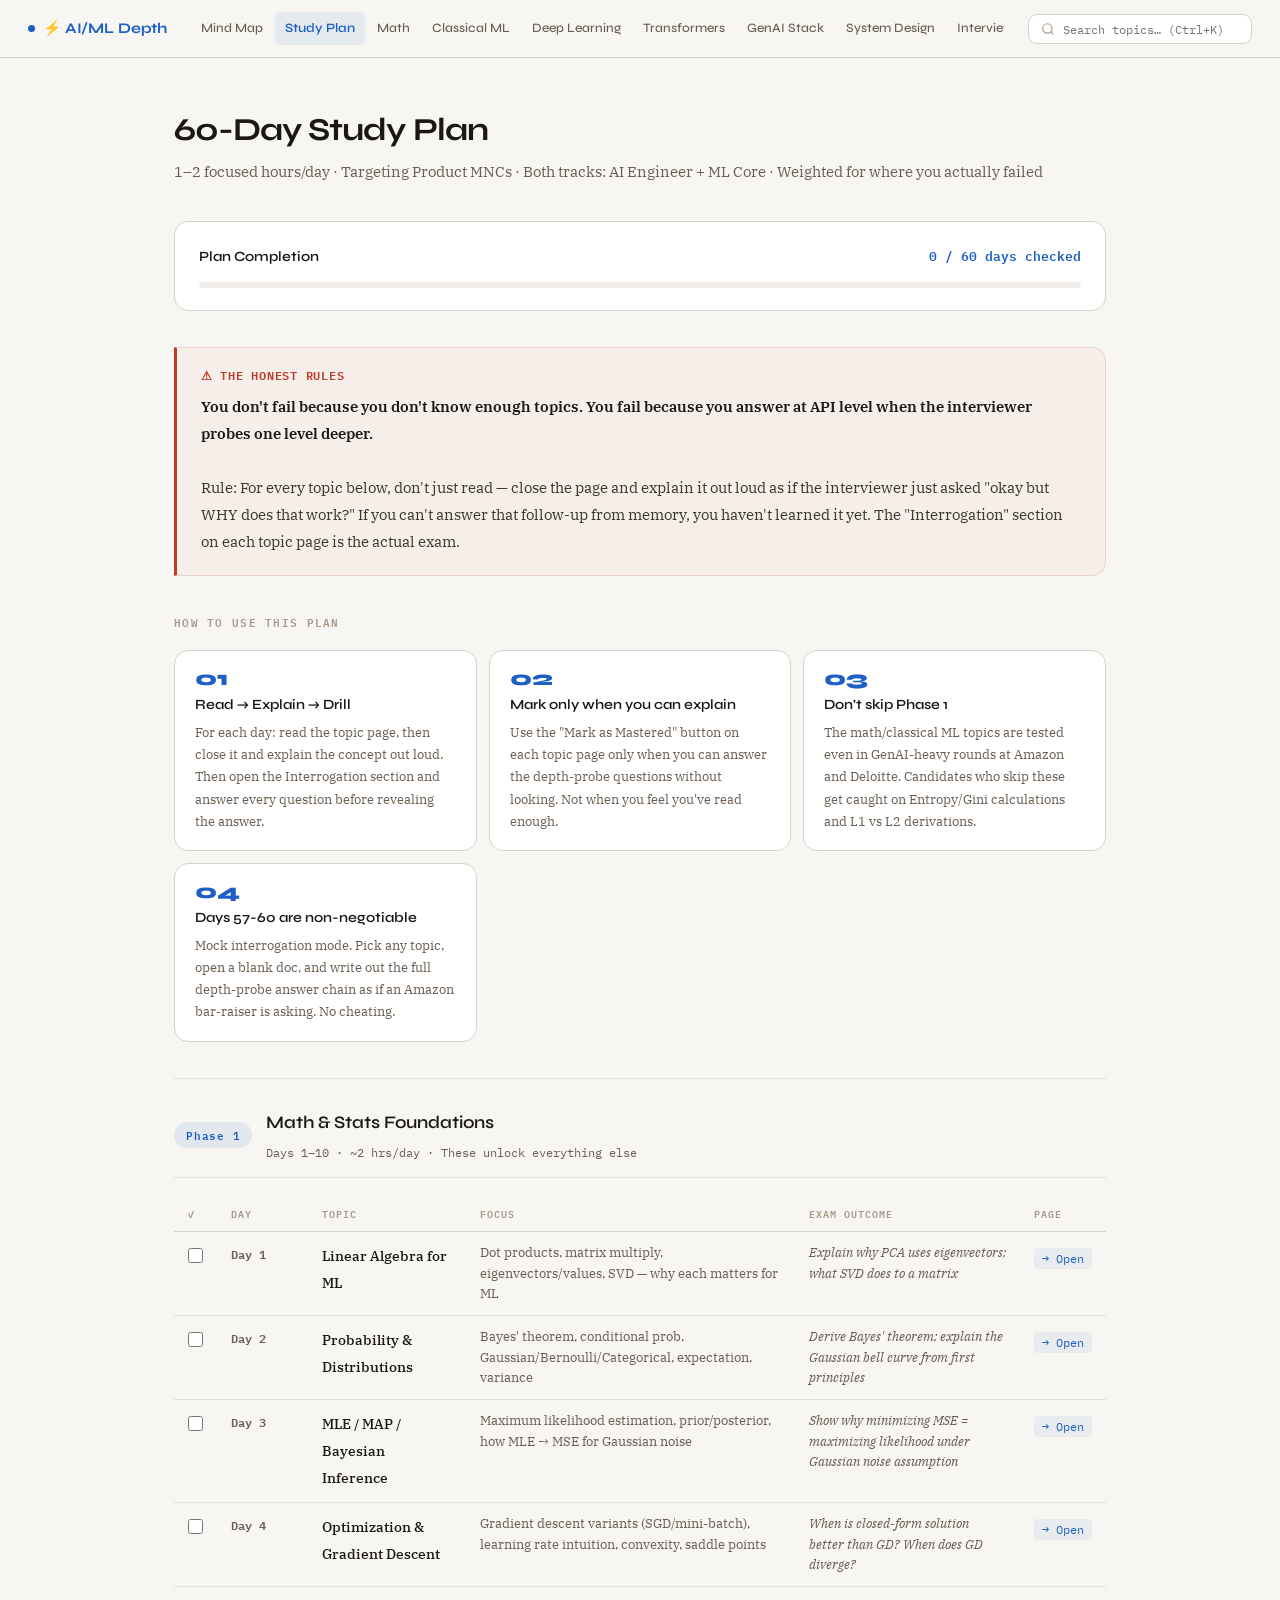
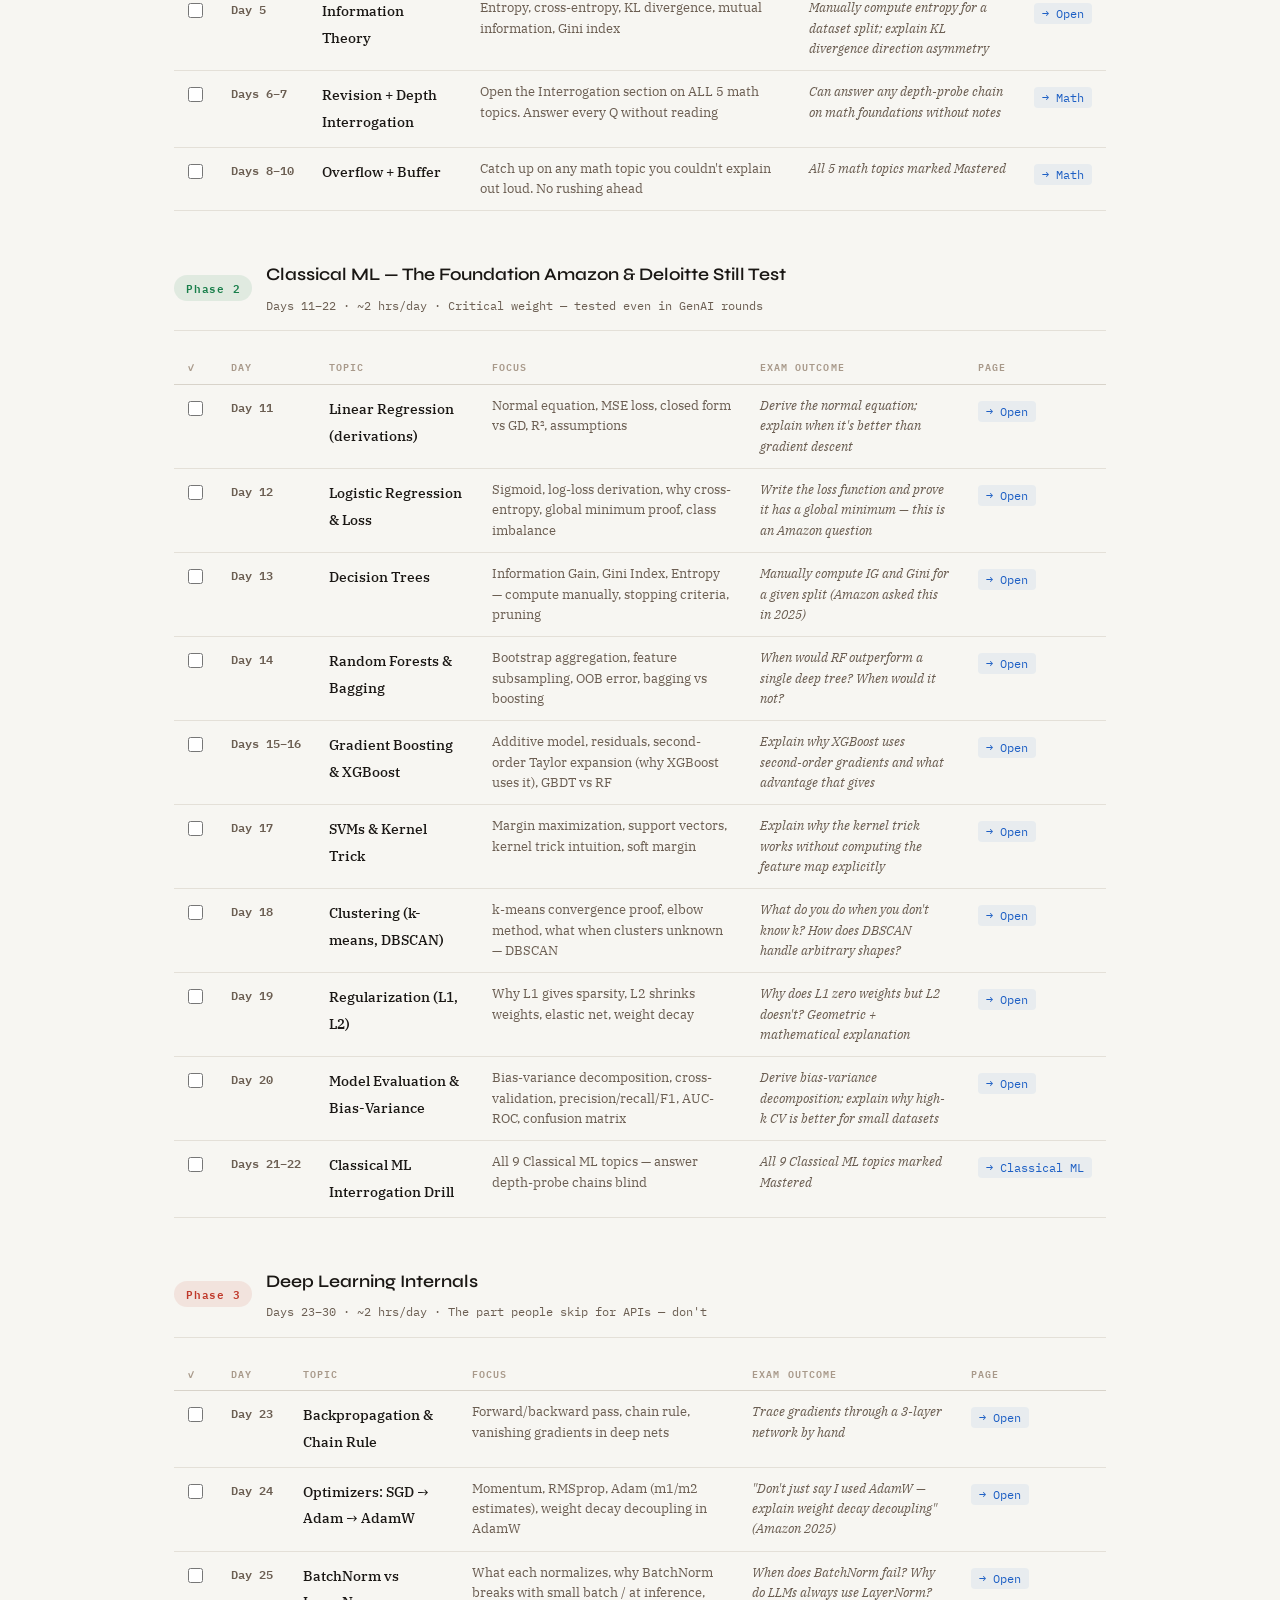
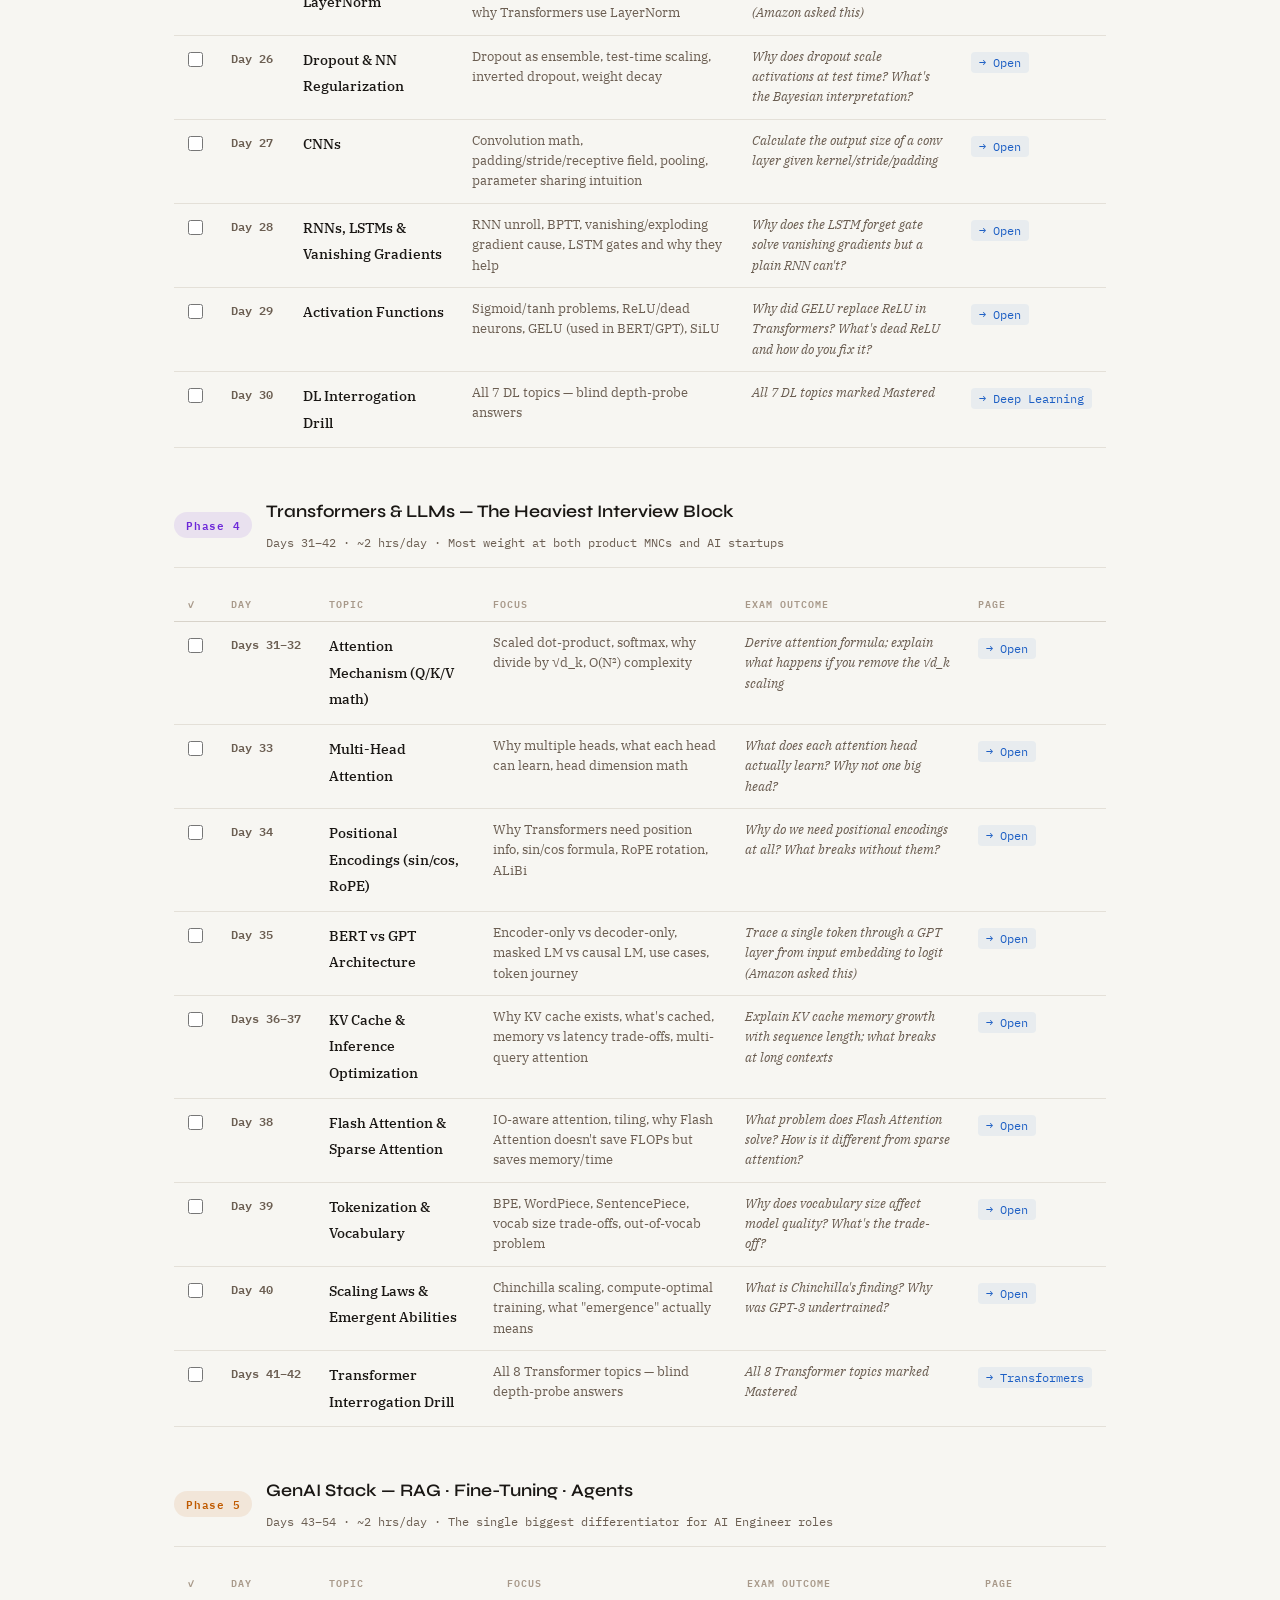
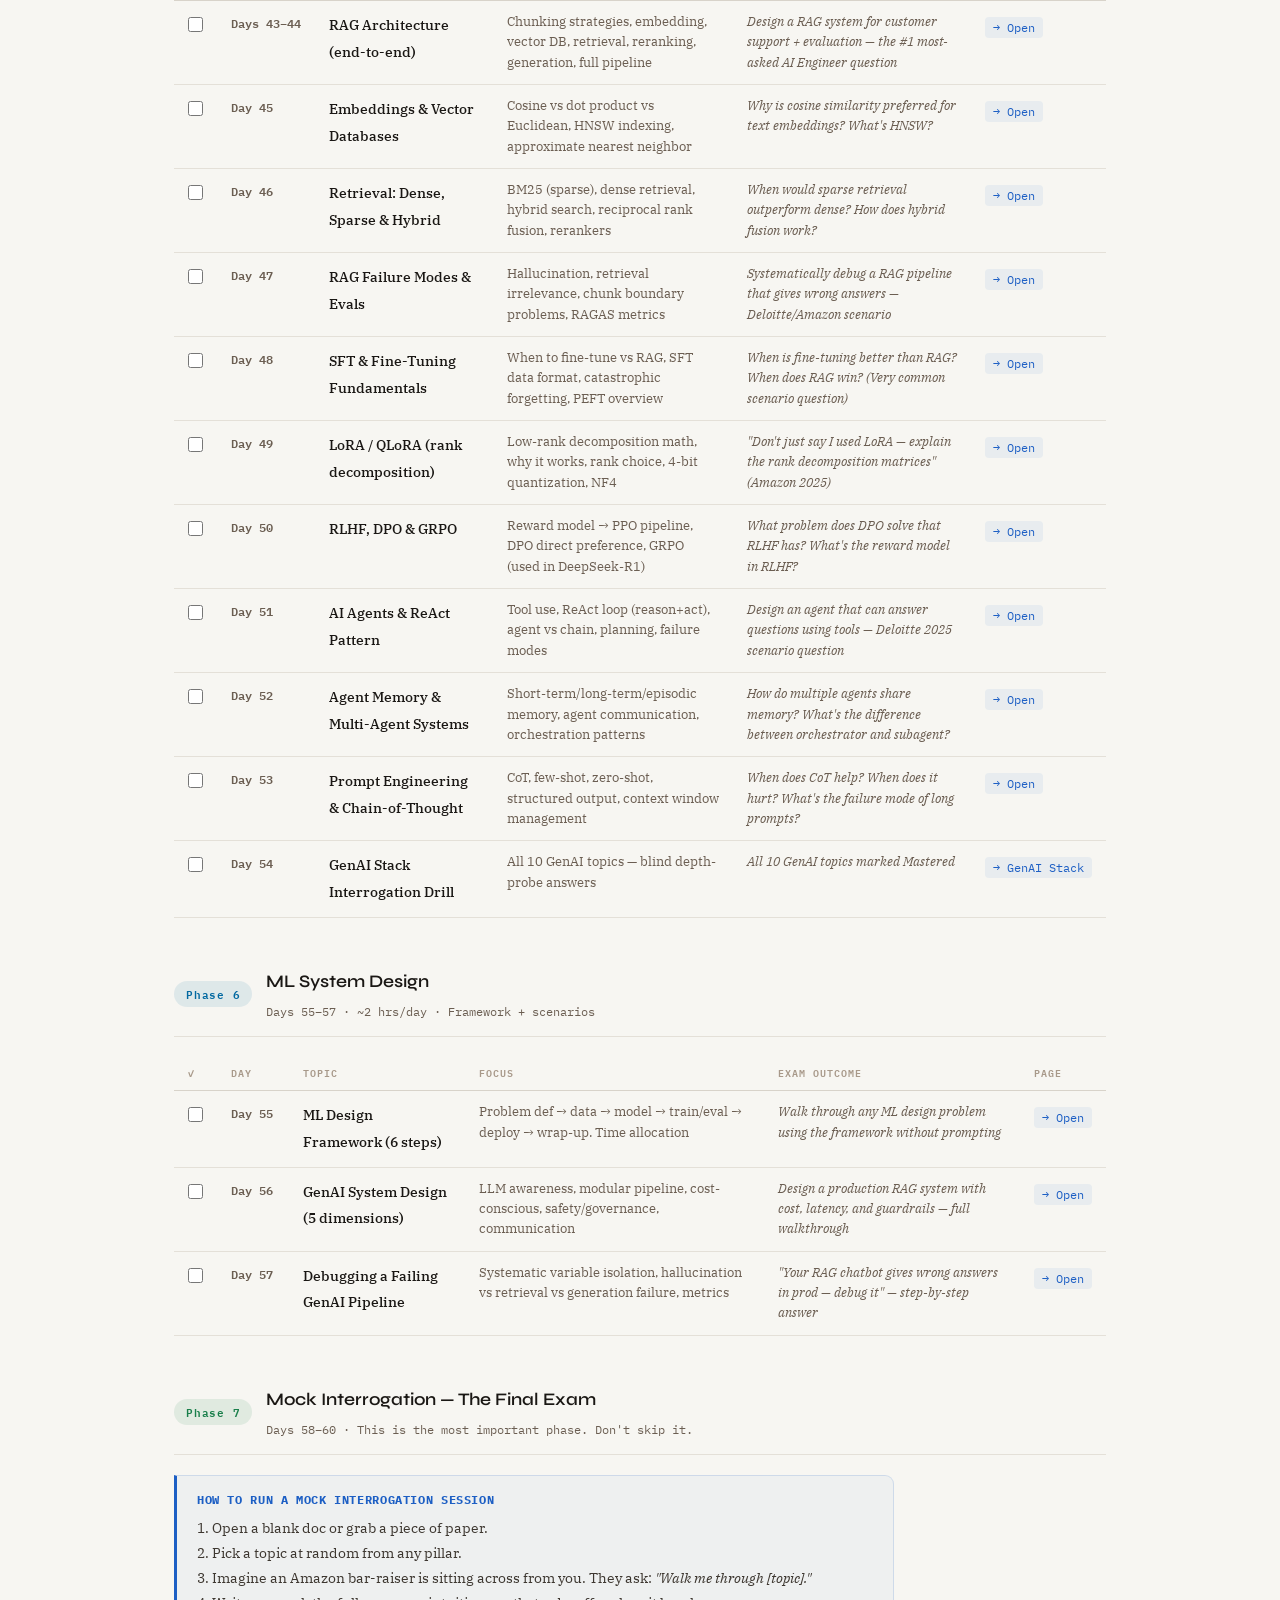
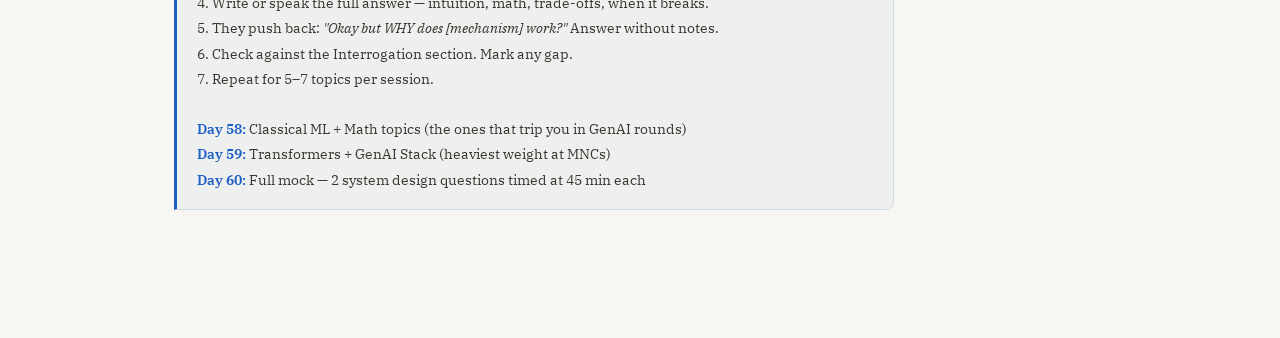
<file: pages/study-plan.html>
<!DOCTYPE html>
<html lang="en">
<head>
  <meta charset="UTF-8" />
  <meta name="viewport" content="width=device-width, initial-scale=1.0" />
  <title>60-Day Study Plan · AI/ML Depth</title>
  <link rel="preconnect" href="https://fonts.googleapis.com">
  <link rel="preconnect" href="https://fonts.gstatic.com" crossorigin>
  <link rel="stylesheet" href="../css/style.css" />
  <style>
    .plan-layout {
      max-width: 1020px; margin: 0 auto;
      padding: 52px 44px 80px;
    }
    .plan-header { margin-bottom: 36px; }
    .plan-header h1 { margin-bottom: 10px; }
    .plan-header p {
      font-family: 'IBM Plex Serif', serif;
      color: var(--text-muted); font-size: 0.94rem; line-height: 1.7;
    }

    .honesty-box {
      background: rgba(192,57,43,0.04);
      border: 1px solid rgba(192,57,43,0.15);
      border-left: 3px solid var(--accent3);
      border-radius: 0 var(--radius-lg) var(--radius-lg) 0;
      padding: 20px 24px;
      margin-bottom: 36px;
    }
    .honesty-box h3 {
      font-family: 'IBM Plex Mono', monospace;
      color: var(--accent3); margin-bottom: 10px;
      font-size: 0.78rem; letter-spacing: 0.06em; text-transform: uppercase;
    }
    .honesty-box p {
      font-family: 'IBM Plex Serif', serif;
      color: var(--text-body); font-size: 0.93rem; line-height: 1.82;
    }

    /* PHASE BLOCKS */
    .phase-block { margin-bottom: 48px; }
    .phase-header {
      display: flex; align-items: center; gap: 14px;
      margin-bottom: 18px; padding-bottom: 14px;
      border-bottom: 1px solid var(--border-soft);
    }
    .phase-badge {
      font-family: 'IBM Plex Mono', monospace;
      padding: 3px 12px; border-radius: 99px;
      font-size: 0.68rem; font-weight: 600; letter-spacing: 0.07em;
    }
    .phase-title { font-family: 'Syne', sans-serif; font-size: 1.1rem; font-weight: 600; }
    .phase-days { font-family: 'IBM Plex Mono', monospace; font-size: 0.72rem; color: var(--text-muted); margin-top: 3px; }

    /* DAY ROWS */
    .day-table { width: 100%; border-collapse: collapse; }
    .day-table th {
      text-align: left;
      font-family: 'IBM Plex Mono', monospace;
      font-size: 0.64rem; font-weight: 600;
      letter-spacing: 0.1em; text-transform: uppercase;
      color: var(--text-dim); padding: 8px 14px;
      border-bottom: 1px solid var(--border);
    }
    .day-row { border-bottom: 1px solid var(--border-soft); transition: background 0.12s; }
    .day-row:hover { background: var(--surface); }
    .day-row td { padding: 11px 14px; vertical-align: top; }
    .day-num {
      font-family: 'IBM Plex Mono', monospace;
      font-size: 0.78rem; font-weight: 600; color: var(--text-muted);
      white-space: nowrap; width: 72px;
    }
    .day-topic { font-family: 'IBM Plex Serif', serif; font-weight: 500; color: var(--text); font-size: 0.9rem; }
    .day-focus { color: var(--text-muted); font-size: 0.82rem; line-height: 1.55; }
    .day-outcome { color: var(--text-muted); font-size: 0.82rem; font-style: italic; line-height: 1.55; }
    .day-link a {
      font-family: 'IBM Plex Mono', monospace;
      color: var(--accent); font-size: 0.75rem;
      text-decoration: none; white-space: nowrap;
      padding: 3px 8px;
      background: rgba(29,95,196,0.07); border-radius: 4px;
    }
    .day-link a:hover { background: rgba(29,95,196,0.13); text-decoration: none; }
    .day-row input[type=checkbox] { width: 15px; height: 15px; cursor: pointer; accent-color: var(--accent2); }
    .day-row.done .day-topic { text-decoration: line-through; color: var(--text-muted); opacity: 0.6; }
    .day-row.done .day-num   { color: var(--accent2); }

    /* PHASE COLOURS — tuned for light mode */
    .pb-1 { background: rgba(29,95,196,0.1);   color: var(--c1); }
    .pb-2 { background: rgba(26,127,75,0.1);   color: var(--c2); }
    .pb-3 { background: rgba(192,57,43,0.1);   color: var(--c3); }
    .pb-4 { background: rgba(109,40,217,0.1);  color: var(--c4); }
    .pb-5 { background: rgba(192,90,0,0.1);    color: var(--c5); }
    .pb-6 { background: rgba(3,105,161,0.1);   color: var(--c6); }
    .pb-7 { background: rgba(26,127,75,0.1);   color: var(--c2); }

    /* RULE CARD */
    .rules-grid { display: grid; grid-template-columns: repeat(auto-fill, minmax(280px, 1fr)); gap: 12px; margin-bottom: 36px; }
    .rule-card { background: var(--surface); border: 1px solid var(--border); border-radius: var(--radius-lg); padding: 18px 20px; }
    .rule-card .rule-num { font-family: 'Syne', sans-serif; font-size: 1.3rem; font-weight: 800; color: var(--accent); line-height: 1; margin-bottom: 6px; }
    .rule-card h4 { font-family: 'Syne', sans-serif; font-size: 0.88rem; font-weight: 600; margin: 4px 0 8px; color: var(--text); text-transform: none; letter-spacing: 0; }
    .rule-card p  { font-family: 'IBM Plex Serif', serif; font-size: 0.84rem; color: var(--text-muted); line-height: 1.65; }

    /* OVERALL PLAN BAR */
    .plan-progress-bar { background: var(--surface); border: 1px solid var(--border); border-radius: var(--radius-lg); padding: 22px 24px; margin-bottom: 36px; }
    .ppb-row { display: flex; align-items: center; justify-content: space-between; margin-bottom: 12px; }
    .ppb-label { font-family: 'Syne', sans-serif; font-size: 0.88rem; font-weight: 600; }
    .ppb-pct { font-family: 'IBM Plex Mono', monospace; font-size: 0.82rem; color: var(--accent); font-weight: 600; }
    .ppb-track { height: 6px; background: var(--surface2); border-radius: 99px; overflow: hidden; }
    .ppb-fill { height: 100%; background: linear-gradient(90deg, var(--accent), var(--accent2)); border-radius: 99px; transition: width 0.5s; }

    @media (max-width: 768px) {
      .plan-layout { padding: 28px 20px 60px; }
      .day-focus, .day-outcome { display: none; }
    }
  </style>
</head>
<body>
  <nav>
    <a href="../index.html" class="nav-brand">⚡ AI/ML Depth</a>
    <div class="nav-links">
      <a href="../index.html">Mind Map</a>
      <a href="study-plan.html" class="active">Study Plan</a>
      <a href="p1-math.html">Math</a>
      <a href="p2-classical-ml.html">Classical ML</a>
      <a href="p3-deep-learning.html">Deep Learning</a>
      <a href="p4-transformers.html">Transformers</a>
      <a href="p5-genai.html">GenAI Stack</a>
      <a href="p6-system-design.html">System Design</a>
      <a href="interview-qa.html">Interview Q&amp;A</a>
    </div>
    <div class="nav-search" onclick="openSearch()">
      <svg width="14" height="14" viewBox="0 0 24 24" fill="none" stroke="currentColor" stroke-width="2"><circle cx="11" cy="11" r="8"/><path d="m21 21-4.35-4.35"/></svg>
      <input type="text" placeholder="Search topics… (Ctrl+K)" readonly />
    </div>
  </nav>

  <div id="search-overlay">
    <div id="search-box">
      <input id="search-input-big" type="text" placeholder="Search any topic, algorithm, concept…" />
      <div id="search-results"></div>
    </div>
  </div>

  <div class="page">
    <div class="plan-layout">

      <div class="plan-header">
        <h1>60-Day Study Plan</h1>
        <p>1–2 focused hours/day · Targeting Product MNCs · Both tracks: AI Engineer + ML Core · Weighted for where you actually failed</p>
      </div>

      <!-- PLAN PROGRESS -->
      <div class="plan-progress-bar">
        <div class="ppb-row">
          <span class="ppb-label">Plan Completion</span>
          <span class="ppb-pct" id="plan-pct">0 / 60 days checked</span>
        </div>
        <div class="ppb-track"><div class="ppb-fill" id="plan-fill" style="width:0%"></div></div>
      </div>

      <!-- BRUTAL HONESTY -->
      <div class="honesty-box">
        <h3>⚠ The Honest Rules</h3>
        <p>
          <strong style="color:var(--text)">You don't fail because you don't know enough topics. You fail because you answer at API level when the interviewer probes one level deeper.</strong><br><br>
          Rule: For every topic below, don't just read — close the page and explain it out loud as if the interviewer just asked "okay but WHY does that work?" If you can't answer that follow-up from memory, you haven't learned it yet. The "Interrogation" section on each topic page is the actual exam.
        </p>
      </div>

      <!-- STUDY RULES -->
      <p class="section-label">How to use this plan</p>
      <div class="rules-grid">
        <div class="rule-card"><div class="rule-num">01</div><h4>Read → Explain → Drill</h4><p>For each day: read the topic page, then close it and explain the concept out loud. Then open the Interrogation section and answer every question before revealing the answer.</p></div>
        <div class="rule-card"><div class="rule-num">02</div><h4>Mark only when you can explain</h4><p>Use the "Mark as Mastered" button on each topic page only when you can answer the depth-probe questions without looking. Not when you feel you've read enough.</p></div>
        <div class="rule-card"><div class="rule-num">03</div><h4>Don't skip Phase 1</h4><p>The math/classical ML topics are tested even in GenAI-heavy rounds at Amazon and Deloitte. Candidates who skip these get caught on Entropy/Gini calculations and L1 vs L2 derivations.</p></div>
        <div class="rule-card"><div class="rule-num">04</div><h4>Days 57-60 are non-negotiable</h4><p>Mock interrogation mode. Pick any topic, open a blank doc, and write out the full depth-probe answer chain as if an Amazon bar-raiser is asking. No cheating.</p></div>
      </div>

      <hr />

      <!-- ====================================================== -->
      <!-- PHASE 1: MATH FOUNDATIONS -->
      <!-- ====================================================== -->
      <div class="phase-block">
        <div class="phase-header">
          <span class="phase-badge pb-1">Phase 1</span>
          <div>
            <div class="phase-title">Math & Stats Foundations</div>
            <div class="phase-days">Days 1–10 · ~2 hrs/day · These unlock everything else</div>
          </div>
        </div>
        <table class="day-table">
          <thead><tr><th>✓</th><th>Day</th><th>Topic</th><th>Focus</th><th>Exam Outcome</th><th>Page</th></tr></thead>
          <tbody id="phase1-body">
            <tr class="day-row" data-day="1"><td><input type="checkbox" data-day="1"/></td><td class="day-num">Day 1</td><td class="day-topic">Linear Algebra for ML</td><td class="day-focus">Dot products, matrix multiply, eigenvectors/values, SVD — why each matters for ML</td><td class="day-outcome">Explain why PCA uses eigenvectors; what SVD does to a matrix</td><td class="day-link"><a href="p1-math.html#linalg">→ Open</a></td></tr>
            <tr class="day-row" data-day="2"><td><input type="checkbox" data-day="2"/></td><td class="day-num">Day 2</td><td class="day-topic">Probability & Distributions</td><td class="day-focus">Bayes' theorem, conditional prob, Gaussian/Bernoulli/Categorical, expectation, variance</td><td class="day-outcome">Derive Bayes' theorem; explain the Gaussian bell curve from first principles</td><td class="day-link"><a href="p1-math.html#prob">→ Open</a></td></tr>
            <tr class="day-row" data-day="3"><td><input type="checkbox" data-day="3"/></td><td class="day-num">Day 3</td><td class="day-topic">MLE / MAP / Bayesian Inference</td><td class="day-focus">Maximum likelihood estimation, prior/posterior, how MLE → MSE for Gaussian noise</td><td class="day-outcome">Show why minimizing MSE = maximizing likelihood under Gaussian noise assumption</td><td class="day-link"><a href="p1-math.html#mle">→ Open</a></td></tr>
            <tr class="day-row" data-day="4"><td><input type="checkbox" data-day="4"/></td><td class="day-num">Day 4</td><td class="day-topic">Optimization & Gradient Descent</td><td class="day-focus">Gradient descent variants (SGD/mini-batch), learning rate intuition, convexity, saddle points</td><td class="day-outcome">When is closed-form solution better than GD? When does GD diverge?</td><td class="day-link"><a href="p1-math.html#opt">→ Open</a></td></tr>
            <tr class="day-row" data-day="5"><td><input type="checkbox" data-day="5"/></td><td class="day-num">Day 5</td><td class="day-topic">Information Theory</td><td class="day-focus">Entropy, cross-entropy, KL divergence, mutual information, Gini index</td><td class="day-outcome">Manually compute entropy for a dataset split; explain KL divergence direction asymmetry</td><td class="day-link"><a href="p1-math.html#info">→ Open</a></td></tr>
            <tr class="day-row" data-day="6"><td><input type="checkbox" data-day="6"/></td><td class="day-num">Days 6–7</td><td class="day-topic">Revision + Depth Interrogation</td><td class="day-focus">Open the Interrogation section on ALL 5 math topics. Answer every Q without reading</td><td class="day-outcome">Can answer any depth-probe chain on math foundations without notes</td><td class="day-link"><a href="p1-math.html">→ Math</a></td></tr>
            <tr class="day-row" data-day="8"><td><input type="checkbox" data-day="8"/></td><td class="day-num">Days 8–10</td><td class="day-topic">Overflow + Buffer</td><td class="day-focus">Catch up on any math topic you couldn't explain out loud. No rushing ahead</td><td class="day-outcome">All 5 math topics marked Mastered</td><td class="day-link"><a href="p1-math.html">→ Math</a></td></tr>
          </tbody>
        </table>
      </div>

      <!-- ====================================================== -->
      <!-- PHASE 2: CLASSICAL ML -->
      <!-- ====================================================== -->
      <div class="phase-block">
        <div class="phase-header">
          <span class="phase-badge pb-2">Phase 2</span>
          <div>
            <div class="phase-title">Classical ML — The Foundation Amazon & Deloitte Still Test</div>
            <div class="phase-days">Days 11–22 · ~2 hrs/day · Critical weight — tested even in GenAI rounds</div>
          </div>
        </div>
        <table class="day-table">
          <thead><tr><th>✓</th><th>Day</th><th>Topic</th><th>Focus</th><th>Exam Outcome</th><th>Page</th></tr></thead>
          <tbody>
            <tr class="day-row" data-day="11"><td><input type="checkbox" data-day="11"/></td><td class="day-num">Day 11</td><td class="day-topic">Linear Regression (derivations)</td><td class="day-focus">Normal equation, MSE loss, closed form vs GD, R², assumptions</td><td class="day-outcome">Derive the normal equation; explain when it's better than gradient descent</td><td class="day-link"><a href="p2-classical-ml.html#linreg">→ Open</a></td></tr>
            <tr class="day-row" data-day="12"><td><input type="checkbox" data-day="12"/></td><td class="day-num">Day 12</td><td class="day-topic">Logistic Regression & Loss</td><td class="day-focus">Sigmoid, log-loss derivation, why cross-entropy, global minimum proof, class imbalance</td><td class="day-outcome">Write the loss function and prove it has a global minimum — this is an Amazon question</td><td class="day-link"><a href="p2-classical-ml.html#logreg">→ Open</a></td></tr>
            <tr class="day-row" data-day="13"><td><input type="checkbox" data-day="13"/></td><td class="day-num">Day 13</td><td class="day-topic">Decision Trees</td><td class="day-focus">Information Gain, Gini Index, Entropy — compute manually, stopping criteria, pruning</td><td class="day-outcome">Manually compute IG and Gini for a given split (Amazon asked this in 2025)</td><td class="day-link"><a href="p2-classical-ml.html#trees">→ Open</a></td></tr>
            <tr class="day-row" data-day="14"><td><input type="checkbox" data-day="14"/></td><td class="day-num">Day 14</td><td class="day-topic">Random Forests & Bagging</td><td class="day-focus">Bootstrap aggregation, feature subsampling, OOB error, bagging vs boosting</td><td class="day-outcome">When would RF outperform a single deep tree? When would it not?</td><td class="day-link"><a href="p2-classical-ml.html#rf">→ Open</a></td></tr>
            <tr class="day-row" data-day="15"><td><input type="checkbox" data-day="15"/></td><td class="day-num">Days 15–16</td><td class="day-topic">Gradient Boosting & XGBoost</td><td class="day-focus">Additive model, residuals, second-order Taylor expansion (why XGBoost uses it), GBDT vs RF</td><td class="day-outcome">Explain why XGBoost uses second-order gradients and what advantage that gives</td><td class="day-link"><a href="p2-classical-ml.html#boost">→ Open</a></td></tr>
            <tr class="day-row" data-day="17"><td><input type="checkbox" data-day="17"/></td><td class="day-num">Day 17</td><td class="day-topic">SVMs & Kernel Trick</td><td class="day-focus">Margin maximization, support vectors, kernel trick intuition, soft margin</td><td class="day-outcome">Explain why the kernel trick works without computing the feature map explicitly</td><td class="day-link"><a href="p2-classical-ml.html#svm">→ Open</a></td></tr>
            <tr class="day-row" data-day="18"><td><input type="checkbox" data-day="18"/></td><td class="day-num">Day 18</td><td class="day-topic">Clustering (k-means, DBSCAN)</td><td class="day-focus">k-means convergence proof, elbow method, what when clusters unknown — DBSCAN</td><td class="day-outcome">What do you do when you don't know k? How does DBSCAN handle arbitrary shapes?</td><td class="day-link"><a href="p2-classical-ml.html#cluster">→ Open</a></td></tr>
            <tr class="day-row" data-day="19"><td><input type="checkbox" data-day="19"/></td><td class="day-num">Day 19</td><td class="day-topic">Regularization (L1, L2)</td><td class="day-focus">Why L1 gives sparsity, L2 shrinks weights, elastic net, weight decay</td><td class="day-outcome">Why does L1 zero weights but L2 doesn't? Geometric + mathematical explanation</td><td class="day-link"><a href="p2-classical-ml.html#reg">→ Open</a></td></tr>
            <tr class="day-row" data-day="20"><td><input type="checkbox" data-day="20"/></td><td class="day-num">Day 20</td><td class="day-topic">Model Evaluation & Bias-Variance</td><td class="day-focus">Bias-variance decomposition, cross-validation, precision/recall/F1, AUC-ROC, confusion matrix</td><td class="day-outcome">Derive bias-variance decomposition; explain why high-k CV is better for small datasets</td><td class="day-link"><a href="p2-classical-ml.html#eval">→ Open</a></td></tr>
            <tr class="day-row" data-day="21"><td><input type="checkbox" data-day="21"/></td><td class="day-num">Days 21–22</td><td class="day-topic">Classical ML Interrogation Drill</td><td class="day-focus">All 9 Classical ML topics — answer depth-probe chains blind</td><td class="day-outcome">All 9 Classical ML topics marked Mastered</td><td class="day-link"><a href="p2-classical-ml.html">→ Classical ML</a></td></tr>
          </tbody>
        </table>
      </div>

      <!-- PHASE 3: DEEP LEARNING -->
      <div class="phase-block">
        <div class="phase-header">
          <span class="phase-badge pb-3">Phase 3</span>
          <div>
            <div class="phase-title">Deep Learning Internals</div>
            <div class="phase-days">Days 23–30 · ~2 hrs/day · The part people skip for APIs — don't</div>
          </div>
        </div>
        <table class="day-table">
          <thead><tr><th>✓</th><th>Day</th><th>Topic</th><th>Focus</th><th>Exam Outcome</th><th>Page</th></tr></thead>
          <tbody>
            <tr class="day-row" data-day="23"><td><input type="checkbox" data-day="23"/></td><td class="day-num">Day 23</td><td class="day-topic">Backpropagation & Chain Rule</td><td class="day-focus">Forward/backward pass, chain rule, vanishing gradients in deep nets</td><td class="day-outcome">Trace gradients through a 3-layer network by hand</td><td class="day-link"><a href="p3-deep-learning.html#backprop">→ Open</a></td></tr>
            <tr class="day-row" data-day="24"><td><input type="checkbox" data-day="24"/></td><td class="day-num">Day 24</td><td class="day-topic">Optimizers: SGD → Adam → AdamW</td><td class="day-focus">Momentum, RMSprop, Adam (m1/m2 estimates), weight decay decoupling in AdamW</td><td class="day-outcome">"Don't just say I used AdamW — explain weight decay decoupling" (Amazon 2025)</td><td class="day-link"><a href="p3-deep-learning.html#opt">→ Open</a></td></tr>
            <tr class="day-row" data-day="25"><td><input type="checkbox" data-day="25"/></td><td class="day-num">Day 25</td><td class="day-topic">BatchNorm vs LayerNorm</td><td class="day-focus">What each normalizes, why BatchNorm breaks with small batch / at inference, why Transformers use LayerNorm</td><td class="day-outcome">When does BatchNorm fail? Why do LLMs always use LayerNorm? (Amazon asked this)</td><td class="day-link"><a href="p3-deep-learning.html#norm">→ Open</a></td></tr>
            <tr class="day-row" data-day="26"><td><input type="checkbox" data-day="26"/></td><td class="day-num">Day 26</td><td class="day-topic">Dropout & NN Regularization</td><td class="day-focus">Dropout as ensemble, test-time scaling, inverted dropout, weight decay</td><td class="day-outcome">Why does dropout scale activations at test time? What's the Bayesian interpretation?</td><td class="day-link"><a href="p3-deep-learning.html#reg">→ Open</a></td></tr>
            <tr class="day-row" data-day="27"><td><input type="checkbox" data-day="27"/></td><td class="day-num">Day 27</td><td class="day-topic">CNNs</td><td class="day-focus">Convolution math, padding/stride/receptive field, pooling, parameter sharing intuition</td><td class="day-outcome">Calculate the output size of a conv layer given kernel/stride/padding</td><td class="day-link"><a href="p3-deep-learning.html#cnn">→ Open</a></td></tr>
            <tr class="day-row" data-day="28"><td><input type="checkbox" data-day="28"/></td><td class="day-num">Day 28</td><td class="day-topic">RNNs, LSTMs & Vanishing Gradients</td><td class="day-focus">RNN unroll, BPTT, vanishing/exploding gradient cause, LSTM gates and why they help</td><td class="day-outcome">Why does the LSTM forget gate solve vanishing gradients but a plain RNN can't?</td><td class="day-link"><a href="p3-deep-learning.html#rnn">→ Open</a></td></tr>
            <tr class="day-row" data-day="29"><td><input type="checkbox" data-day="29"/></td><td class="day-num">Day 29</td><td class="day-topic">Activation Functions</td><td class="day-focus">Sigmoid/tanh problems, ReLU/dead neurons, GELU (used in BERT/GPT), SiLU</td><td class="day-outcome">Why did GELU replace ReLU in Transformers? What's dead ReLU and how do you fix it?</td><td class="day-link"><a href="p3-deep-learning.html#activ">→ Open</a></td></tr>
            <tr class="day-row" data-day="30"><td><input type="checkbox" data-day="30"/></td><td class="day-num">Day 30</td><td class="day-topic">DL Interrogation Drill</td><td class="day-focus">All 7 DL topics — blind depth-probe answers</td><td class="day-outcome">All 7 DL topics marked Mastered</td><td class="day-link"><a href="p3-deep-learning.html">→ Deep Learning</a></td></tr>
          </tbody>
        </table>
      </div>

      <!-- PHASE 4: TRANSFORMERS -->
      <div class="phase-block">
        <div class="phase-header">
          <span class="phase-badge pb-4">Phase 4</span>
          <div>
            <div class="phase-title">Transformers & LLMs — The Heaviest Interview Block</div>
            <div class="phase-days">Days 31–42 · ~2 hrs/day · Most weight at both product MNCs and AI startups</div>
          </div>
        </div>
        <table class="day-table">
          <thead><tr><th>✓</th><th>Day</th><th>Topic</th><th>Focus</th><th>Exam Outcome</th><th>Page</th></tr></thead>
          <tbody>
            <tr class="day-row" data-day="31"><td><input type="checkbox" data-day="31"/></td><td class="day-num">Days 31–32</td><td class="day-topic">Attention Mechanism (Q/K/V math)</td><td class="day-focus">Scaled dot-product, softmax, why divide by √d_k, O(N²) complexity</td><td class="day-outcome">Derive attention formula; explain what happens if you remove the √d_k scaling</td><td class="day-link"><a href="p4-transformers.html#attn">→ Open</a></td></tr>
            <tr class="day-row" data-day="33"><td><input type="checkbox" data-day="33"/></td><td class="day-num">Day 33</td><td class="day-topic">Multi-Head Attention</td><td class="day-focus">Why multiple heads, what each head can learn, head dimension math</td><td class="day-outcome">What does each attention head actually learn? Why not one big head?</td><td class="day-link"><a href="p4-transformers.html#mha">→ Open</a></td></tr>
            <tr class="day-row" data-day="34"><td><input type="checkbox" data-day="34"/></td><td class="day-num">Day 34</td><td class="day-topic">Positional Encodings (sin/cos, RoPE)</td><td class="day-focus">Why Transformers need position info, sin/cos formula, RoPE rotation, ALiBi</td><td class="day-outcome">Why do we need positional encodings at all? What breaks without them?</td><td class="day-link"><a href="p4-transformers.html#pos">→ Open</a></td></tr>
            <tr class="day-row" data-day="35"><td><input type="checkbox" data-day="35"/></td><td class="day-num">Day 35</td><td class="day-topic">BERT vs GPT Architecture</td><td class="day-focus">Encoder-only vs decoder-only, masked LM vs causal LM, use cases, token journey</td><td class="day-outcome">Trace a single token through a GPT layer from input embedding to logit (Amazon asked this)</td><td class="day-link"><a href="p4-transformers.html#arch">→ Open</a></td></tr>
            <tr class="day-row" data-day="36"><td><input type="checkbox" data-day="36"/></td><td class="day-num">Days 36–37</td><td class="day-topic">KV Cache & Inference Optimization</td><td class="day-focus">Why KV cache exists, what's cached, memory vs latency trade-offs, multi-query attention</td><td class="day-outcome">Explain KV cache memory growth with sequence length; what breaks at long contexts</td><td class="day-link"><a href="p4-transformers.html#kvcache">→ Open</a></td></tr>
            <tr class="day-row" data-day="38"><td><input type="checkbox" data-day="38"/></td><td class="day-num">Day 38</td><td class="day-topic">Flash Attention & Sparse Attention</td><td class="day-focus">IO-aware attention, tiling, why Flash Attention doesn't save FLOPs but saves memory/time</td><td class="day-outcome">What problem does Flash Attention solve? How is it different from sparse attention?</td><td class="day-link"><a href="p4-transformers.html#flash">→ Open</a></td></tr>
            <tr class="day-row" data-day="39"><td><input type="checkbox" data-day="39"/></td><td class="day-num">Day 39</td><td class="day-topic">Tokenization & Vocabulary</td><td class="day-focus">BPE, WordPiece, SentencePiece, vocab size trade-offs, out-of-vocab problem</td><td class="day-outcome">Why does vocabulary size affect model quality? What's the trade-off?</td><td class="day-link"><a href="p4-transformers.html#token">→ Open</a></td></tr>
            <tr class="day-row" data-day="40"><td><input type="checkbox" data-day="40"/></td><td class="day-num">Day 40</td><td class="day-topic">Scaling Laws & Emergent Abilities</td><td class="day-focus">Chinchilla scaling, compute-optimal training, what "emergence" actually means</td><td class="day-outcome">What is Chinchilla's finding? Why was GPT-3 undertrained?</td><td class="day-link"><a href="p4-transformers.html#scale">→ Open</a></td></tr>
            <tr class="day-row" data-day="41"><td><input type="checkbox" data-day="41"/></td><td class="day-num">Days 41–42</td><td class="day-topic">Transformer Interrogation Drill</td><td class="day-focus">All 8 Transformer topics — blind depth-probe answers</td><td class="day-outcome">All 8 Transformer topics marked Mastered</td><td class="day-link"><a href="p4-transformers.html">→ Transformers</a></td></tr>
          </tbody>
        </table>
      </div>

      <!-- PHASE 5: GENAI STACK -->
      <div class="phase-block">
        <div class="phase-header">
          <span class="phase-badge pb-5">Phase 5</span>
          <div>
            <div class="phase-title">GenAI Stack — RAG · Fine-Tuning · Agents</div>
            <div class="phase-days">Days 43–54 · ~2 hrs/day · The single biggest differentiator for AI Engineer roles</div>
          </div>
        </div>
        <table class="day-table">
          <thead><tr><th>✓</th><th>Day</th><th>Topic</th><th>Focus</th><th>Exam Outcome</th><th>Page</th></tr></thead>
          <tbody>
            <tr class="day-row" data-day="43"><td><input type="checkbox" data-day="43"/></td><td class="day-num">Days 43–44</td><td class="day-topic">RAG Architecture (end-to-end)</td><td class="day-focus">Chunking strategies, embedding, vector DB, retrieval, reranking, generation, full pipeline</td><td class="day-outcome">Design a RAG system for customer support + evaluation — the #1 most-asked AI Engineer question</td><td class="day-link"><a href="p5-genai.html#rag">→ Open</a></td></tr>
            <tr class="day-row" data-day="45"><td><input type="checkbox" data-day="45"/></td><td class="day-num">Day 45</td><td class="day-topic">Embeddings & Vector Databases</td><td class="day-focus">Cosine vs dot product vs Euclidean, HNSW indexing, approximate nearest neighbor</td><td class="day-outcome">Why is cosine similarity preferred for text embeddings? What's HNSW?</td><td class="day-link"><a href="p5-genai.html#embed">→ Open</a></td></tr>
            <tr class="day-row" data-day="46"><td><input type="checkbox" data-day="46"/></td><td class="day-num">Day 46</td><td class="day-topic">Retrieval: Dense, Sparse & Hybrid</td><td class="day-focus">BM25 (sparse), dense retrieval, hybrid search, reciprocal rank fusion, rerankers</td><td class="day-outcome">When would sparse retrieval outperform dense? How does hybrid fusion work?</td><td class="day-link"><a href="p5-genai.html#ret">→ Open</a></td></tr>
            <tr class="day-row" data-day="47"><td><input type="checkbox" data-day="47"/></td><td class="day-num">Day 47</td><td class="day-topic">RAG Failure Modes & Evals</td><td class="day-focus">Hallucination, retrieval irrelevance, chunk boundary problems, RAGAS metrics</td><td class="day-outcome">Systematically debug a RAG pipeline that gives wrong answers — Deloitte/Amazon scenario</td><td class="day-link"><a href="p5-genai.html#ragfail">→ Open</a></td></tr>
            <tr class="day-row" data-day="48"><td><input type="checkbox" data-day="48"/></td><td class="day-num">Day 48</td><td class="day-topic">SFT & Fine-Tuning Fundamentals</td><td class="day-focus">When to fine-tune vs RAG, SFT data format, catastrophic forgetting, PEFT overview</td><td class="day-outcome">When is fine-tuning better than RAG? When does RAG win? (Very common scenario question)</td><td class="day-link"><a href="p5-genai.html#sft">→ Open</a></td></tr>
            <tr class="day-row" data-day="49"><td><input type="checkbox" data-day="49"/></td><td class="day-num">Day 49</td><td class="day-topic">LoRA / QLoRA (rank decomposition)</td><td class="day-focus">Low-rank decomposition math, why it works, rank choice, 4-bit quantization, NF4</td><td class="day-outcome">"Don't just say I used LoRA — explain the rank decomposition matrices" (Amazon 2025)</td><td class="day-link"><a href="p5-genai.html#lora">→ Open</a></td></tr>
            <tr class="day-row" data-day="50"><td><input type="checkbox" data-day="50"/></td><td class="day-num">Day 50</td><td class="day-topic">RLHF, DPO & GRPO</td><td class="day-focus">Reward model → PPO pipeline, DPO direct preference, GRPO (used in DeepSeek-R1)</td><td class="day-outcome">What problem does DPO solve that RLHF has? What's the reward model in RLHF?</td><td class="day-link"><a href="p5-genai.html#rlhf">→ Open</a></td></tr>
            <tr class="day-row" data-day="51"><td><input type="checkbox" data-day="51"/></td><td class="day-num">Day 51</td><td class="day-topic">AI Agents & ReAct Pattern</td><td class="day-focus">Tool use, ReAct loop (reason+act), agent vs chain, planning, failure modes</td><td class="day-outcome">Design an agent that can answer questions using tools — Deloitte 2025 scenario question</td><td class="day-link"><a href="p5-genai.html#agents">→ Open</a></td></tr>
            <tr class="day-row" data-day="52"><td><input type="checkbox" data-day="52"/></td><td class="day-num">Day 52</td><td class="day-topic">Agent Memory & Multi-Agent Systems</td><td class="day-focus">Short-term/long-term/episodic memory, agent communication, orchestration patterns</td><td class="day-outcome">How do multiple agents share memory? What's the difference between orchestrator and subagent?</td><td class="day-link"><a href="p5-genai.html#mem">→ Open</a></td></tr>
            <tr class="day-row" data-day="53"><td><input type="checkbox" data-day="53"/></td><td class="day-num">Day 53</td><td class="day-topic">Prompt Engineering & Chain-of-Thought</td><td class="day-focus">CoT, few-shot, zero-shot, structured output, context window management</td><td class="day-outcome">When does CoT help? When does it hurt? What's the failure mode of long prompts?</td><td class="day-link"><a href="p5-genai.html#prompt">→ Open</a></td></tr>
            <tr class="day-row" data-day="54"><td><input type="checkbox" data-day="54"/></td><td class="day-num">Day 54</td><td class="day-topic">GenAI Stack Interrogation Drill</td><td class="day-focus">All 10 GenAI topics — blind depth-probe answers</td><td class="day-outcome">All 10 GenAI topics marked Mastered</td><td class="day-link"><a href="p5-genai.html">→ GenAI Stack</a></td></tr>
          </tbody>
        </table>
      </div>

      <!-- PHASE 6: SYSTEM DESIGN -->
      <div class="phase-block">
        <div class="phase-header">
          <span class="phase-badge pb-6">Phase 6</span>
          <div>
            <div class="phase-title">ML System Design</div>
            <div class="phase-days">Days 55–57 · ~2 hrs/day · Framework + scenarios</div>
          </div>
        </div>
        <table class="day-table">
          <thead><tr><th>✓</th><th>Day</th><th>Topic</th><th>Focus</th><th>Exam Outcome</th><th>Page</th></tr></thead>
          <tbody>
            <tr class="day-row" data-day="55"><td><input type="checkbox" data-day="55"/></td><td class="day-num">Day 55</td><td class="day-topic">ML Design Framework (6 steps)</td><td class="day-focus">Problem def → data → model → train/eval → deploy → wrap-up. Time allocation</td><td class="day-outcome">Walk through any ML design problem using the framework without prompting</td><td class="day-link"><a href="p6-system-design.html#frame">→ Open</a></td></tr>
            <tr class="day-row" data-day="56"><td><input type="checkbox" data-day="56"/></td><td class="day-num">Day 56</td><td class="day-topic">GenAI System Design (5 dimensions)</td><td class="day-focus">LLM awareness, modular pipeline, cost-conscious, safety/governance, communication</td><td class="day-outcome">Design a production RAG system with cost, latency, and guardrails — full walkthrough</td><td class="day-link"><a href="p6-system-design.html#genai">→ Open</a></td></tr>
            <tr class="day-row" data-day="57"><td><input type="checkbox" data-day="57"/></td><td class="day-num">Day 57</td><td class="day-topic">Debugging a Failing GenAI Pipeline</td><td class="day-focus">Systematic variable isolation, hallucination vs retrieval vs generation failure, metrics</td><td class="day-outcome">"Your RAG chatbot gives wrong answers in prod — debug it" — step-by-step answer</td><td class="day-link"><a href="p6-system-design.html#debug">→ Open</a></td></tr>
          </tbody>
        </table>
      </div>

      <!-- PHASE 7: MOCK INTERROGATION -->
      <div class="phase-block">
        <div class="phase-header">
          <span class="phase-badge pb-7">Phase 7</span>
          <div>
            <div class="phase-title">Mock Interrogation — The Final Exam</div>
            <div class="phase-days">Days 58–60 · This is the most important phase. Don't skip it.</div>
          </div>
        </div>
        <div class="concept-box">
          <h3 style="margin-bottom:8px;">How to run a mock interrogation session</h3>
          <p style="font-size:0.875rem;line-height:1.8;">
            1. Open a blank doc or grab a piece of paper.<br>
            2. Pick a topic at random from any pillar.<br>
            3. Imagine an Amazon bar-raiser is sitting across from you. They ask: <em>"Walk me through [topic]."</em><br>
            4. Write or speak the full answer — intuition, math, trade-offs, when it breaks.<br>
            5. They push back: <em>"Okay but WHY does [mechanism] work?"</em> Answer without notes.<br>
            6. Check against the Interrogation section. Mark any gap.<br>
            7. Repeat for 5–7 topics per session.<br><br>
            <strong style="color:var(--accent)">Day 58:</strong> Classical ML + Math topics (the ones that trip you in GenAI rounds)<br>
            <strong style="color:var(--accent)">Day 59:</strong> Transformers + GenAI Stack (heaviest weight at MNCs)<br>
            <strong style="color:var(--accent)">Day 60:</strong> Full mock — 2 system design questions timed at 45 min each
          </p>
        </div>
      </div>

    </div><!-- /plan-layout -->
  </div><!-- /page -->

  <script src="../js/app.js"></script>
  <script>
    const PLAN_KEY = 'aiml_plan_days';

    function getPlanDays() {
      try { return JSON.parse(localStorage.getItem(PLAN_KEY)) || {}; }
      catch { return {}; }
    }

    function updatePlanProgress() {
      const days = getPlanDays();
      const checked = Object.values(days).filter(Boolean).length;
      const total = 60;
      const pct = Math.round(checked / total * 100);
      document.getElementById('plan-pct').textContent = `${checked} / ${total} days checked`;
      document.getElementById('plan-fill').style.width = pct + '%';
    }

    document.addEventListener('DOMContentLoaded', () => {
      const days = getPlanDays();

      document.querySelectorAll('input[type=checkbox][data-day]').forEach(cb => {
        const d = cb.dataset.day;
        cb.checked = !!days[d];
        const row = cb.closest('.day-row');
        if (cb.checked) row.classList.add('done');

        cb.addEventListener('change', () => {
          const data = getPlanDays();
          data[d] = cb.checked;
          localStorage.setItem(PLAN_KEY, JSON.stringify(data));
          const r = cb.closest('.day-row');
          r.classList.toggle('done', cb.checked);
          updatePlanProgress();
        });
      });

      updatePlanProgress();
    });
  </script>
</body>
</html>
</file>
<file: css/style.css>
/* ============================================================
   AI/ML Depth Study — Light Mode Redesign
   Aesthetic: Clean technical journal — warm white, ink-on-paper legibility
   Fonts: Syne (headings) + IBM Plex Serif (body) + IBM Plex Mono (code/UI)
   ============================================================ */

@import url('https://fonts.googleapis.com/css2?family=Syne:wght@400;500;600;700;800&family=IBM+Plex+Serif:ital,wght@0,400;0,500;0,600;1,400;1,500&family=IBM+Plex+Mono:wght@400;500;600&display=swap');

:root {
  /* ---- Light mode backgrounds ---- */
  --bg:          #f7f6f2;   /* warm off-white, easy on eyes */
  --bg-warm:     #f2f0eb;
  --surface:     #ffffff;
  --surface2:    #f0ede8;
  --surface3:    #e8e4de;
  --border:      #d8d3ca;
  --border-soft: #e4e0d8;

  /* ---- Accent palette — rich but not garish on white ---- */
  --accent:    #1d5fc4;   /* strong ink-blue */
  --accent2:   #1a7f4b;   /* forest green */
  --accent3:   #c0392b;   /* deep red */
  --accent4:   #6d28d9;   /* violet */
  --accent5:   #c05a00;   /* burnt orange */
  --accent6:   #0369a1;   /* ocean */

  /* ---- Text system — 4 tiers for true hierarchy ---- */
  --text:        #1a1714;   /* near-black ink */
  --text-body:   #3d3730;   /* warm dark brown for body */
  --text-muted:  #6b5e52;   /* mid-tone for secondary */
  --text-dim:    #a8998a;   /* placeholders / labels */

  /* ---- Pillar identity colors (saturated, visible on white) ---- */
  --c1: #1d5fc4;   /* Math & Stats — ink blue */
  --c2: #1a7f4b;   /* Classical ML — forest green */
  --c3: #c0392b;   /* Deep Learning — deep red */
  --c4: #6d28d9;   /* Transformers & LLMs — violet */
  --c5: #c05a00;   /* GenAI Stack — burnt orange */
  --c6: #0369a1;   /* System Design — ocean */

  /* ---- Layout ---- */
  --nav-h:       58px;
  --sidebar-w:   252px;
  --content-max: 720px;
  --radius-sm:   5px;
  --radius:      9px;
  --radius-lg:   14px;

  /* ---- Reading rhythm ---- */
  --line-h-body: 1.85;
  --line-h-head: 1.22;
}

/* ============================================================
   RESET
   ============================================================ */
*, *::before, *::after { box-sizing: border-box; margin: 0; padding: 0; }

html {
  scroll-behavior: smooth;
  font-size: 16px;
  -webkit-text-size-adjust: 100%;
}

body {
  background: var(--bg);
  color: var(--text);
  font-family: 'IBM Plex Serif', Georgia, serif;
  line-height: var(--line-h-body);
  min-height: 100vh;
}

/* ============================================================
   NAVIGATION
   ============================================================ */
nav {
  position: fixed; top: 0; left: 0; right: 0; z-index: 200;
  height: var(--nav-h);
  background: rgba(247, 246, 242, 0.96);
  backdrop-filter: blur(12px) saturate(1.2);
  border-bottom: 1px solid var(--border);
  display: flex; align-items: center;
  padding: 0 28px;
  gap: 24px;
}

.nav-brand {
  font-family: 'Syne', sans-serif;
  font-size: 0.92rem; font-weight: 700;
  color: var(--accent);
  text-decoration: none;
  letter-spacing: -0.01em;
  white-space: nowrap;
  display: flex; align-items: center; gap: 8px;
}
.nav-brand::before {
  content: '';
  display: inline-block;
  width: 7px; height: 7px;
  border-radius: 50%;
  background: var(--accent);
}

.nav-links {
  display: flex; gap: 2px; align-items: center; flex: 1;
  overflow-x: auto;
  scrollbar-width: none;
}
.nav-links::-webkit-scrollbar { display: none; }
.nav-links a {
  font-family: 'Syne', sans-serif;
  color: var(--text-muted);
  text-decoration: none;
  font-size: 0.8rem;
  font-weight: 500;
  padding: 5px 10px;
  border-radius: var(--radius-sm);
  transition: all 0.13s;
  white-space: nowrap;
}
.nav-links a:hover { color: var(--text); background: var(--surface2); }
.nav-links a.active { color: var(--accent); background: rgba(29,95,196,0.08); font-weight: 600; }

.nav-search {
  display: flex; align-items: center;
  background: var(--surface);
  border: 1px solid var(--border);
  border-radius: var(--radius);
  padding: 6px 12px;
  gap: 8px;
  width: 224px;
  cursor: pointer;
  transition: border-color 0.15s, box-shadow 0.15s;
}
.nav-search:hover { border-color: var(--accent); box-shadow: 0 0 0 3px rgba(29,95,196,0.08); }
.nav-search input {
  background: transparent; border: none; outline: none;
  color: var(--text-muted);
  font-family: 'IBM Plex Mono', monospace;
  font-size: 0.77rem; width: 100%;
  cursor: pointer;
}
.nav-search svg { color: var(--text-dim); flex-shrink: 0; }
.nav-search kbd {
  font-family: 'IBM Plex Mono', monospace;
  font-size: 0.65rem;
  background: var(--surface2);
  border: 1px solid var(--border);
  border-bottom-width: 2px;
  border-radius: 4px;
  padding: 1px 5px;
  color: var(--text-dim);
  margin-left: auto;
}

/* ============================================================
   PAGE WRAPPER
   ============================================================ */
.page { padding-top: var(--nav-h); min-height: 100vh; }

/* ============================================================
   TYPOGRAPHY
   ============================================================ */
h1, h2, h3, h4, h5 {
  font-family: 'Syne', sans-serif;
  line-height: var(--line-h-head);
  color: var(--text);
}
h1 { font-size: 2rem; font-weight: 700; letter-spacing: -0.03em; }
h2 { font-size: 1.28rem; font-weight: 600; letter-spacing: -0.02em; }
h3 { font-size: 1.02rem; font-weight: 600; letter-spacing: -0.01em; }
h4 {
  font-size: 0.7rem; font-weight: 600;
  text-transform: uppercase; letter-spacing: 0.1em;
  color: var(--text-dim);
  font-family: 'IBM Plex Mono', monospace;
}

p {
  color: var(--text-body);
  font-size: 0.965rem;
  line-height: var(--line-h-body);
}
p + p { margin-top: 0.85em; }
p strong { color: var(--text); font-weight: 600; }
p em { color: var(--text-body); font-style: italic; }

a { color: var(--accent); text-decoration: none; }
a:hover { text-decoration: underline; }

/* ============================================================
   CARDS
   ============================================================ */
.card {
  background: var(--surface);
  border: 1px solid var(--border);
  border-radius: var(--radius-lg);
  padding: 22px;
  transition: border-color 0.2s, transform 0.15s, box-shadow 0.2s;
}
.card:hover {
  border-color: var(--accent);
  transform: translateY(-2px);
  box-shadow: 0 6px 24px rgba(29,95,196,0.08);
}

/* ============================================================
   BADGES / PILLS
   ============================================================ */
.badge {
  display: inline-flex; align-items: center;
  height: 22px;
  padding: 0 9px;
  border-radius: 99px;
  font-family: 'IBM Plex Mono', monospace;
  font-size: 0.65rem; font-weight: 600;
  letter-spacing: 0.05em;
}
.badge-critical { background: rgba(192,57,43,0.1);  color: var(--accent3); border: 1px solid rgba(192,57,43,0.25); }
.badge-high     { background: rgba(192,90,0,0.1);   color: var(--accent5); border: 1px solid rgba(192,90,0,0.25); }
.badge-medium   { background: rgba(29,95,196,0.08); color: var(--accent);  border: 1px solid rgba(29,95,196,0.2); }

/* ============================================================
   SECTION LABEL
   ============================================================ */
.section-label {
  font-family: 'IBM Plex Mono', monospace;
  font-size: 0.67rem; font-weight: 600;
  letter-spacing: 0.12em; text-transform: uppercase;
  color: var(--text-dim);
  margin-bottom: 18px;
}

/* ============================================================
   DIVIDER
   ============================================================ */
hr { border: none; border-top: 1px solid var(--border-soft); margin: 28px 0; }

/* ============================================================
   SCROLLBAR
   ============================================================ */
::-webkit-scrollbar { width: 5px; height: 5px; }
::-webkit-scrollbar-track { background: transparent; }
::-webkit-scrollbar-thumb { background: var(--border); border-radius: 99px; }
::-webkit-scrollbar-thumb:hover { background: var(--text-dim); }

/* ============================================================
   SEARCH OVERLAY
   ============================================================ */
#search-overlay {
  display: none;
  position: fixed; inset: 0; z-index: 999;
  background: rgba(26, 23, 20, 0.5);
  backdrop-filter: blur(6px);
  align-items: flex-start; justify-content: center;
  padding-top: 80px;
}
#search-overlay.open { display: flex; }
#search-box {
  background: var(--surface);
  border: 1px solid var(--border);
  border-radius: var(--radius-lg);
  width: 600px; max-width: 94vw;
  overflow: hidden;
  box-shadow: 0 20px 60px rgba(0,0,0,0.18), 0 2px 8px rgba(0,0,0,0.08);
}
#search-input-big {
  width: 100%; background: transparent; border: none; outline: none;
  padding: 16px 20px;
  font-family: 'IBM Plex Serif', serif;
  font-size: 1rem; color: var(--text);
  border-bottom: 1px solid var(--border-soft);
}
#search-input-big::placeholder { color: var(--text-dim); font-style: italic; }
#search-results { max-height: 400px; overflow-y: auto; padding: 8px; }
.search-result-item {
  display: flex; align-items: center; gap: 14px;
  padding: 10px 13px; border-radius: var(--radius); cursor: pointer;
  text-decoration: none; color: var(--text);
  transition: background 0.1s;
}
.search-result-item:hover { background: var(--surface2); text-decoration: none; }
.search-result-item .sr-pillar {
  font-family: 'IBM Plex Mono', monospace;
  font-size: 0.65rem; color: var(--text-dim);
  white-space: nowrap;
}
.search-result-item .sr-title { font-size: 0.88rem; font-weight: 500; }

/* ============================================================
   TOPIC PAGE LAYOUT
   ============================================================ */
.topic-layout {
  display: grid;
  grid-template-columns: var(--sidebar-w) 1fr;
  max-width: 1140px;
  margin: 0 auto;
  min-height: calc(100vh - var(--nav-h));
}

/* SIDEBAR */
.topic-sidebar {
  position: sticky; top: var(--nav-h);
  height: calc(100vh - var(--nav-h));
  overflow-y: auto;
  padding: 24px 0;
  border-right: 1px solid var(--border-soft);
  background: var(--bg);
  scrollbar-width: thin;
}
.topic-sidebar a {
  display: block;
  padding: 8px 20px;
  font-family: 'IBM Plex Mono', monospace;
  font-size: 0.76rem;
  color: var(--text-muted);
  text-decoration: none;
  border-left: 2px solid transparent;
  transition: all 0.13s;
  line-height: 1.4;
}
.topic-sidebar a:hover { color: var(--text); background: var(--surface2); }
.topic-sidebar a.active {
  color: var(--accent);
  border-left-color: var(--accent);
  background: rgba(29,95,196,0.06);
  font-weight: 600;
}
.sidebar-section {
  padding: 16px 20px 5px;
  font-family: 'IBM Plex Mono', monospace;
  font-size: 0.62rem; font-weight: 600;
  letter-spacing: 0.12em; text-transform: uppercase;
  color: var(--text-dim);
}

/* CONTENT COLUMN */
.topic-content {
  padding: 48px 60px 80px 52px;
  max-width: calc(var(--content-max) + 112px);
}

.depth-section { margin-bottom: 60px; }
.depth-section > h2 {
  display: flex; align-items: center; gap: 12px;
  margin-bottom: 20px;
  padding-bottom: 12px;
  border-bottom: 2px solid var(--border-soft);
  font-size: 1.3rem;
}
.depth-icon {
  width: 30px; height: 30px; border-radius: 7px;
  display: flex; align-items: center; justify-content: center;
  font-size: 14px; flex-shrink: 0;
}
.depth-section h3 {
  margin: 26px 0 11px;
  font-size: 0.96rem;
  color: var(--text-muted);
  font-weight: 600;
}

/* Body paragraphs */
.topic-content p {
  font-size: 0.965rem;
  color: var(--text-body);
  line-height: 1.88;
  max-width: var(--content-max);
}
.topic-content p strong { color: var(--text); }

/* Inline code */
.topic-content code,
.qa-answer code {
  font-family: 'IBM Plex Mono', monospace;
  font-size: 0.83em;
  background: rgba(29,95,196,0.07);
  border: 1px solid rgba(29,95,196,0.14);
  color: var(--accent);
  padding: 1px 6px;
  border-radius: 4px;
}

/* ============================================================
   INTERROGATION Q&A
   ============================================================ */
.qa-block { margin-bottom: 14px; max-width: var(--content-max); }

.qa-question {
  background: var(--surface);
  border: 1px solid var(--border);
  border-radius: var(--radius) var(--radius) 0 0;
  padding: 13px 17px;
  font-family: 'IBM Plex Serif', serif;
  font-size: 0.93rem;
  font-weight: 500;
  font-style: italic;
  color: var(--text);
  display: flex; align-items: center; gap: 11px;
  cursor: pointer;
  user-select: none;
  transition: background 0.13s;
}
.qa-question:hover { background: var(--surface2); }
.qa-question .q-depth {
  font-family: 'IBM Plex Mono', monospace;
  font-style: normal;
  font-size: 0.61rem; padding: 2px 8px; border-radius: 99px;
  font-weight: 700; letter-spacing: 0.06em; flex-shrink: 0;
}
/* Depth badge colors — visible on white */
.depth-surface {
  background: rgba(26,127,75,0.1);
  color: var(--accent2);
  border: 1px solid rgba(26,127,75,0.22);
}
.depth-mid {
  background: rgba(192,90,0,0.1);
  color: var(--accent5);
  border: 1px solid rgba(192,90,0,0.22);
}
.depth-probe {
  background: rgba(192,57,43,0.1);
  color: var(--accent3);
  border: 1px solid rgba(192,57,43,0.22);
}
.depth-killer {
  background: rgba(109,40,217,0.1);
  color: var(--accent4);
  border: 1px solid rgba(109,40,217,0.22);
}

.qa-answer {
  background: var(--bg-warm);
  border: 1px solid var(--border-soft); border-top: none;
  border-radius: 0 0 var(--radius) var(--radius);
  padding: 18px 20px;
  font-family: 'IBM Plex Serif', serif;
  font-size: 0.94rem;
  color: var(--text-body);
  line-height: 1.88;
  display: none;
}
.qa-answer.open { display: block; }
.qa-answer p { color: var(--text-body); margin-bottom: 10px; }
.qa-answer p:last-child { margin-bottom: 0; }
.qa-answer strong { color: var(--accent); font-weight: 600; }

/* Math display */
.qa-answer .math,
.math {
  font-family: 'IBM Plex Mono', monospace;
  font-size: 0.84rem;
  background: #f0edf8;
  border: 1px solid rgba(109,40,217,0.18);
  border-left: 3px solid var(--accent4);
  color: var(--accent4);
  padding: 13px 17px;
  border-radius: 0 var(--radius) var(--radius) 0;
  margin: 13px 0;
  overflow-x: auto;
  line-height: 1.7;
  white-space: pre;
}

/* ============================================================
   CONCEPT BOX — callout blocks
   ============================================================ */
.concept-box {
  background: rgba(29,95,196,0.04);
  border: 1px solid rgba(29,95,196,0.15);
  border-left: 3px solid var(--accent);
  border-radius: 0 var(--radius) var(--radius) 0;
  padding: 16px 20px;
  margin: 20px 0;
  max-width: var(--content-max);
}
.concept-box h3 {
  margin: 0 0 8px;
  font-size: 0.78rem;
  color: var(--accent);
  font-family: 'IBM Plex Mono', monospace;
  font-weight: 700;
  letter-spacing: 0.05em;
  text-transform: uppercase;
}
.concept-box p { color: var(--text-body); font-size: 0.94rem; }

.concept-box.warning {
  background: rgba(192,57,43,0.04);
  border-left-color: var(--accent3);
  border-color: rgba(192,57,43,0.15);
}
.concept-box.warning h3 { color: var(--accent3); }

.concept-box.success {
  background: rgba(26,127,75,0.05);
  border-left-color: var(--accent2);
  border-color: rgba(26,127,75,0.15);
}
.concept-box.success h3 { color: var(--accent2); }

/* ============================================================
   MARK BUTTON
   ============================================================ */
.mark-btn {
  display: inline-flex; align-items: center; gap: 8px;
  padding: 8px 18px;
  border-radius: var(--radius);
  border: 1px solid var(--border);
  background: var(--surface);
  color: var(--text-muted);
  font-family: 'IBM Plex Mono', monospace;
  font-size: 0.77rem; font-weight: 500;
  letter-spacing: 0.02em;
  cursor: pointer; transition: all 0.18s;
  margin-top: 20px;
}
.mark-btn:hover { border-color: var(--accent2); color: var(--accent2); background: rgba(26,127,75,0.05); }
.mark-btn.mastered {
  background: rgba(26,127,75,0.08);
  border-color: var(--accent2);
  color: var(--accent2);
}

/* ============================================================
   PROSE LIST
   ============================================================ */
.topic-content ul,
.topic-content ol {
  padding-left: 1.4em;
  margin: 0.6em 0 0.8em;
  max-width: var(--content-max);
}
.topic-content li {
  color: var(--text-body);
  font-size: 0.965rem;
  line-height: 1.82;
  margin-bottom: 4px;
}
.topic-content li strong { color: var(--text); }

/* ============================================================
   PROGRESS RING
   ============================================================ */
.prog-ring { display: inline-block; position: relative; }
.prog-ring svg { transform: rotate(-90deg); }
.prog-ring .ring-bg   { fill: none; stroke: var(--surface2); }
.prog-ring .ring-fill { fill: none; stroke-linecap: round; transition: stroke-dashoffset 0.6s ease; }
.prog-ring .ring-text {
  position: absolute; inset: 0;
  display: flex; flex-direction: column; align-items: center; justify-content: center;
  font-family: 'IBM Plex Mono', monospace;
  font-size: 0.7rem; font-weight: 600;
  color: var(--text);
}

/* ============================================================
   UTILITY
   ============================================================ */
.flex { display: flex; }
.flex-col { flex-direction: column; }
.items-center { align-items: center; }
.gap-2 { gap: 8px; }
.gap-3 { gap: 12px; }
.gap-4 { gap: 16px; }
.mt-2 { margin-top: 8px; }
.mt-4 { margin-top: 16px; }
.mt-6 { margin-top: 24px; }
.mb-2 { margin-bottom: 8px; }
.mb-4 { margin-bottom: 16px; }
.text-muted { color: var(--text-muted); }
.text-sm { font-size: 0.875rem; }
.text-xs { font-size: 0.75rem; }
.font-mono { font-family: 'IBM Plex Mono', monospace; }
.w-full { width: 100%; }

/* ============================================================
   RESPONSIVE
   ============================================================ */
@media (max-width: 960px) {
  .topic-layout { grid-template-columns: 1fr; }
  .topic-sidebar { display: none; }
  .topic-content { padding: 28px 20px 60px; }
  .nav-search { display: none; }
}
@media (max-width: 640px) {
  .nav-links a { font-size: 0.72rem; padding: 4px 7px; }
  h1 { font-size: 1.6rem; }
}
</file>
